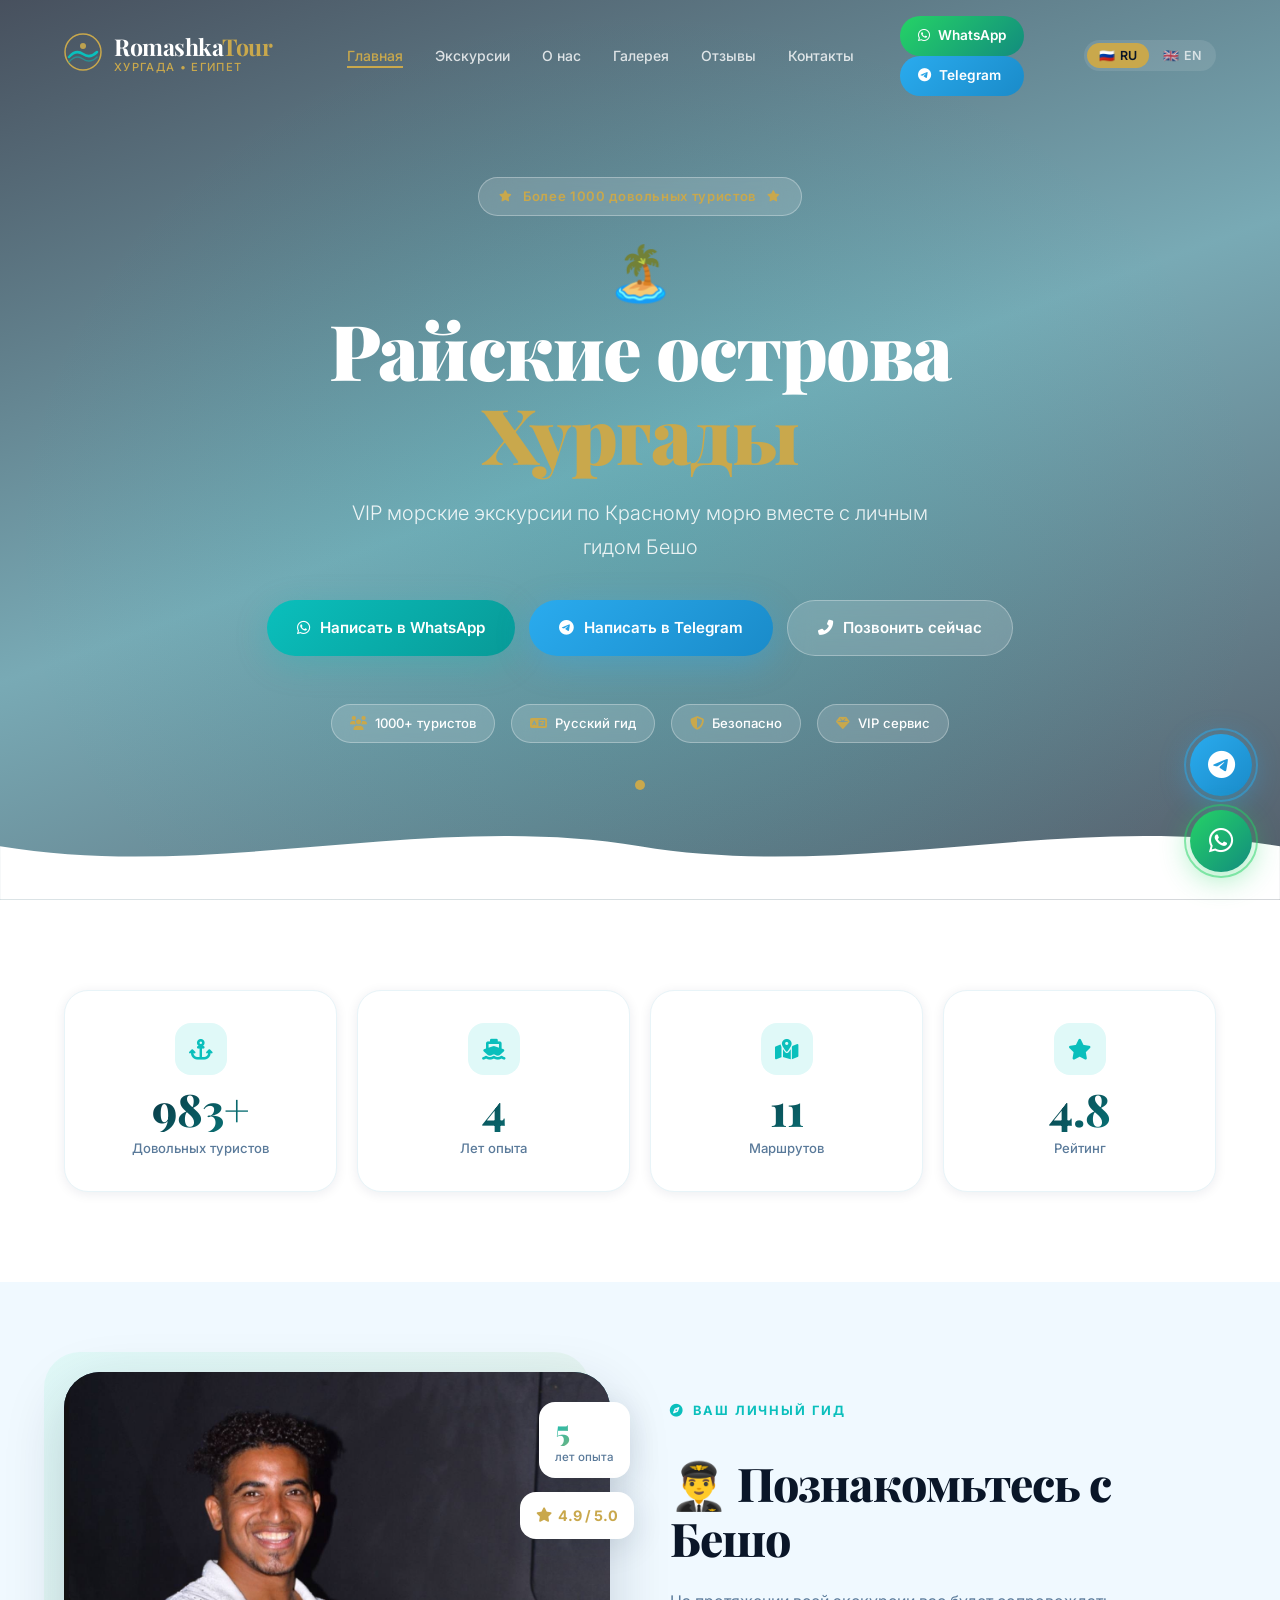
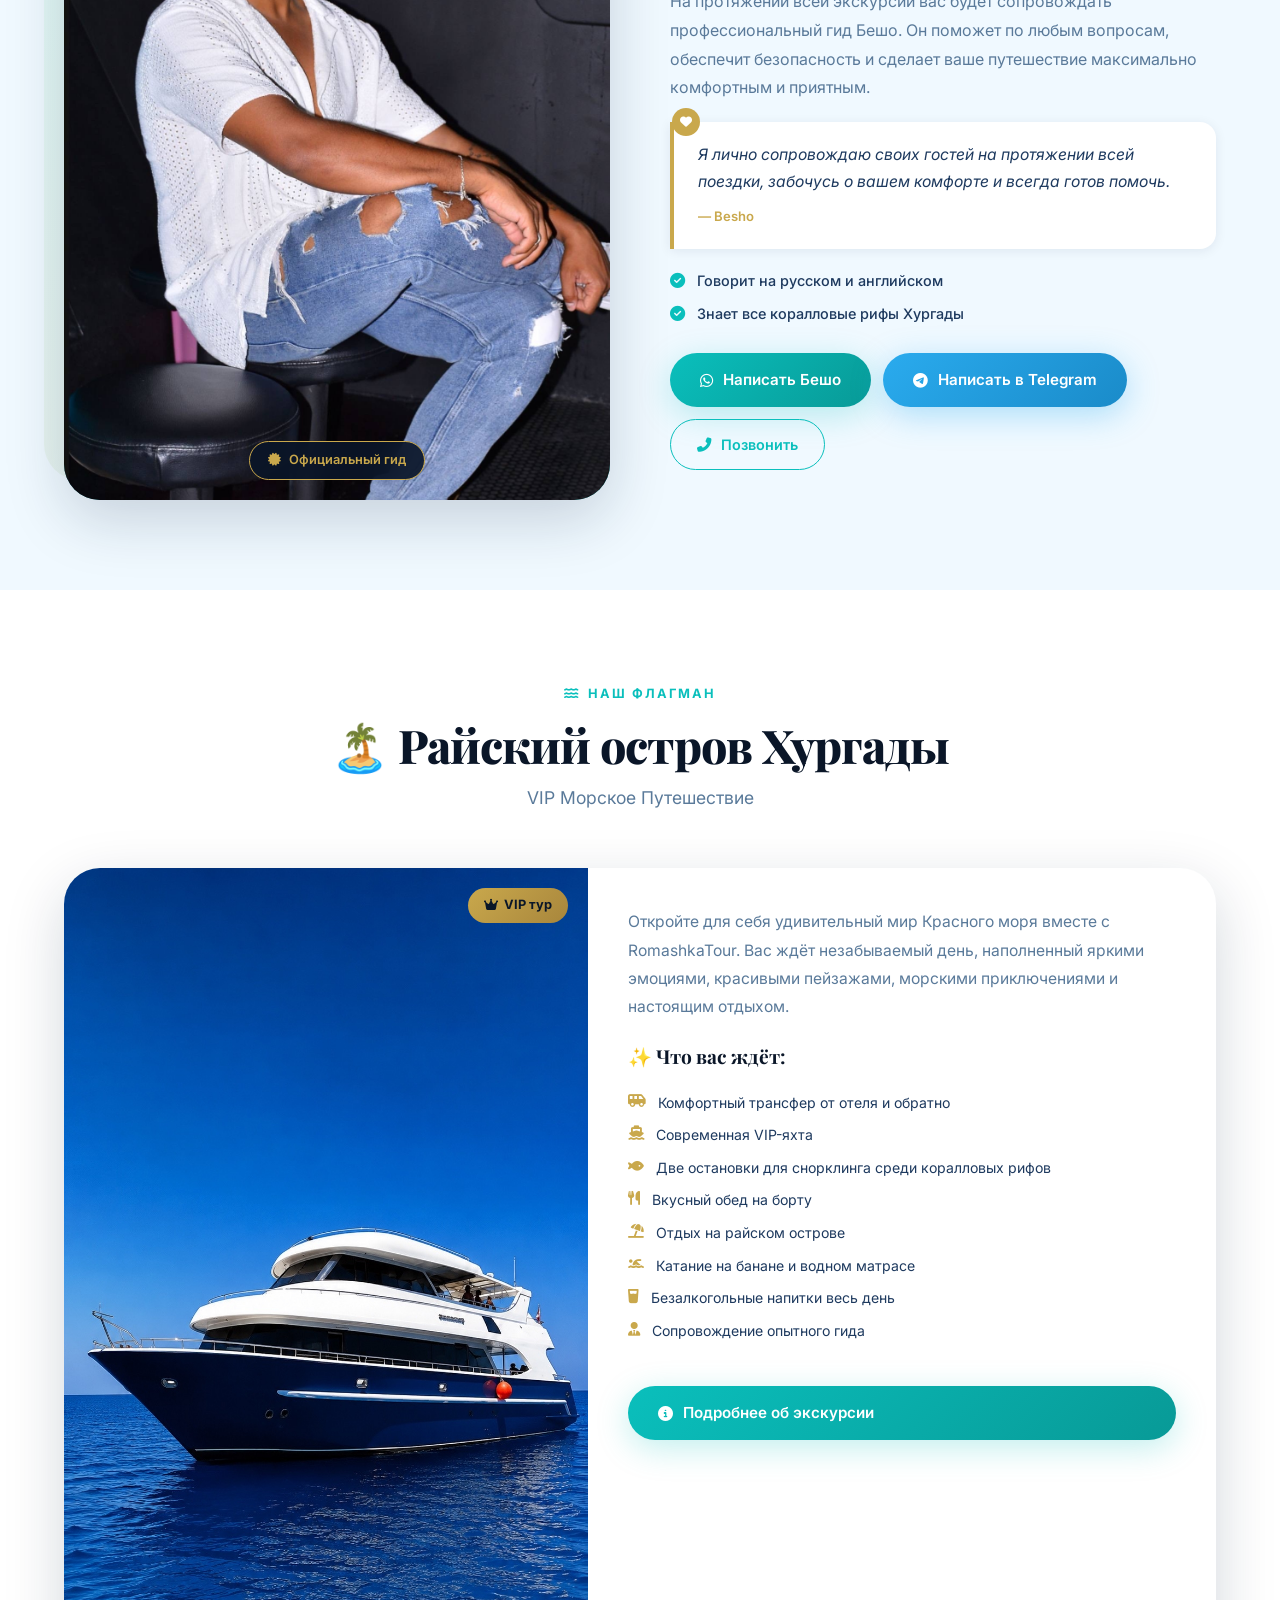
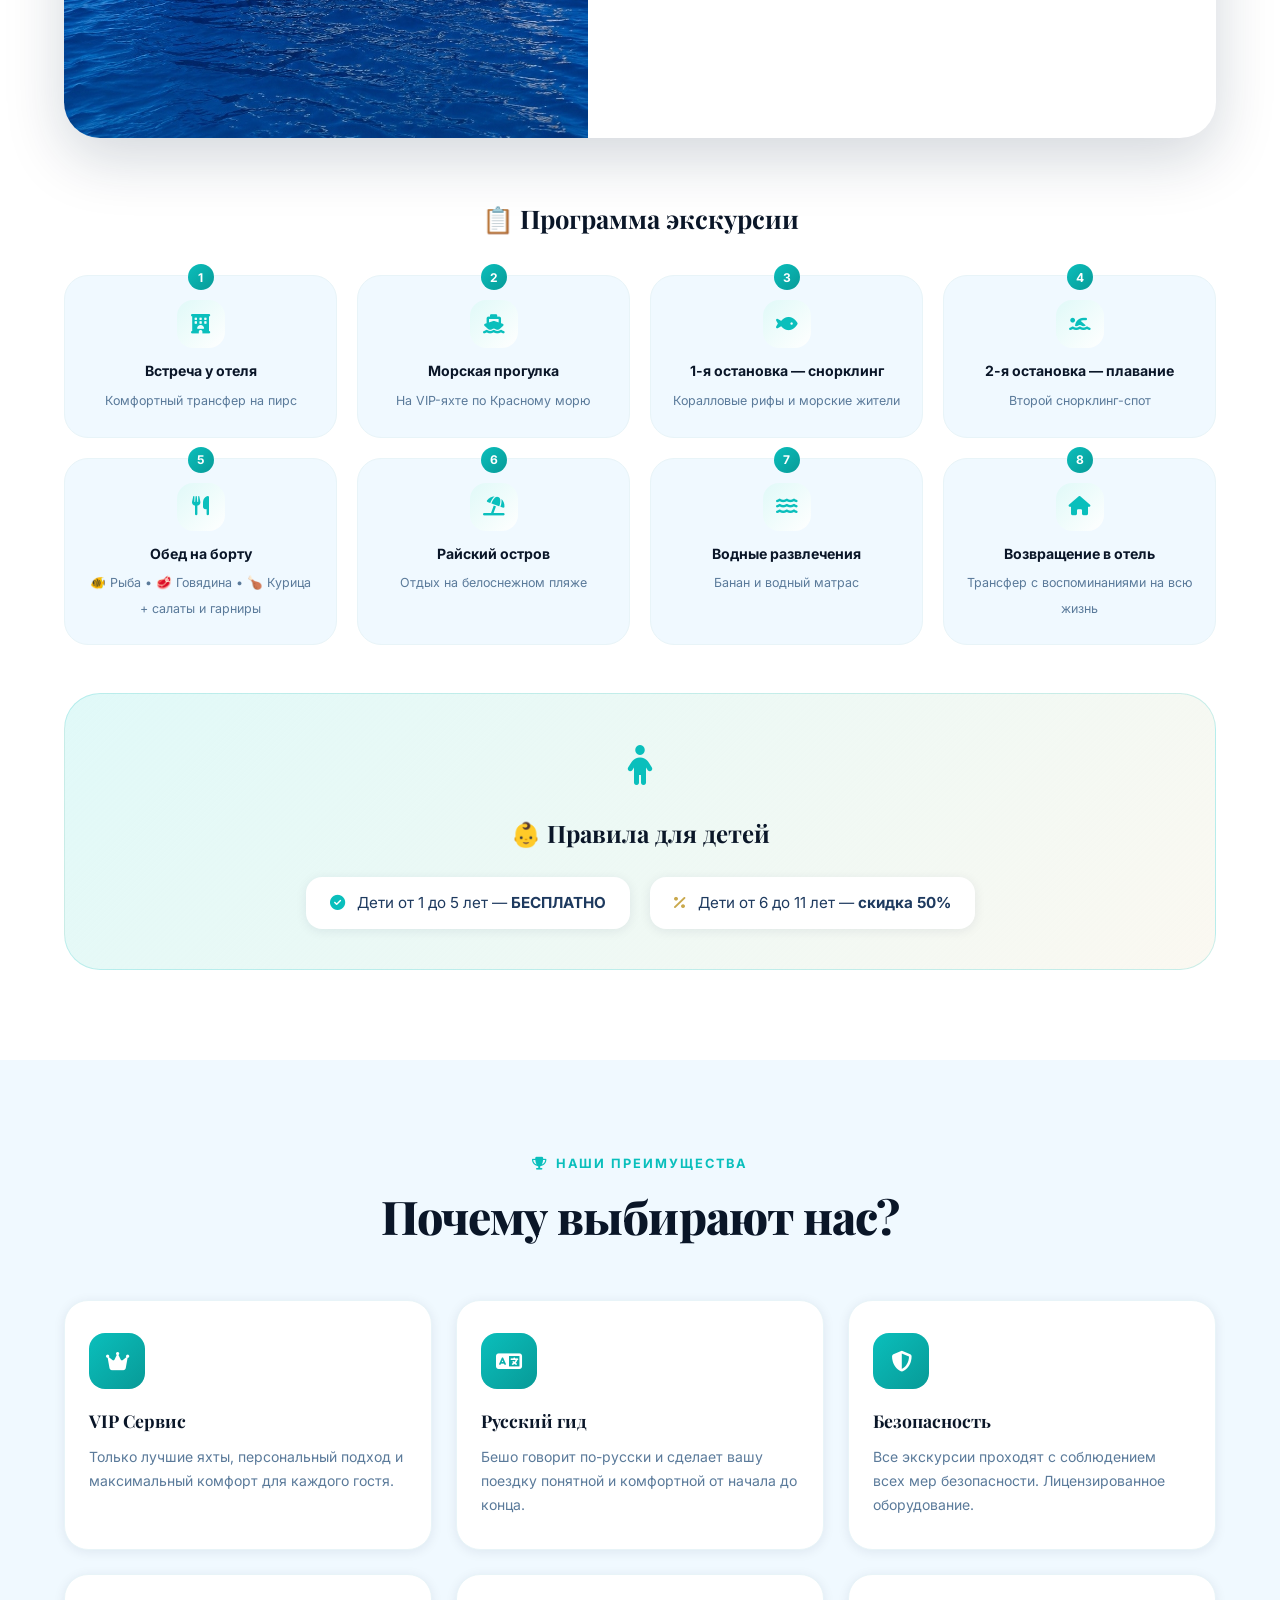
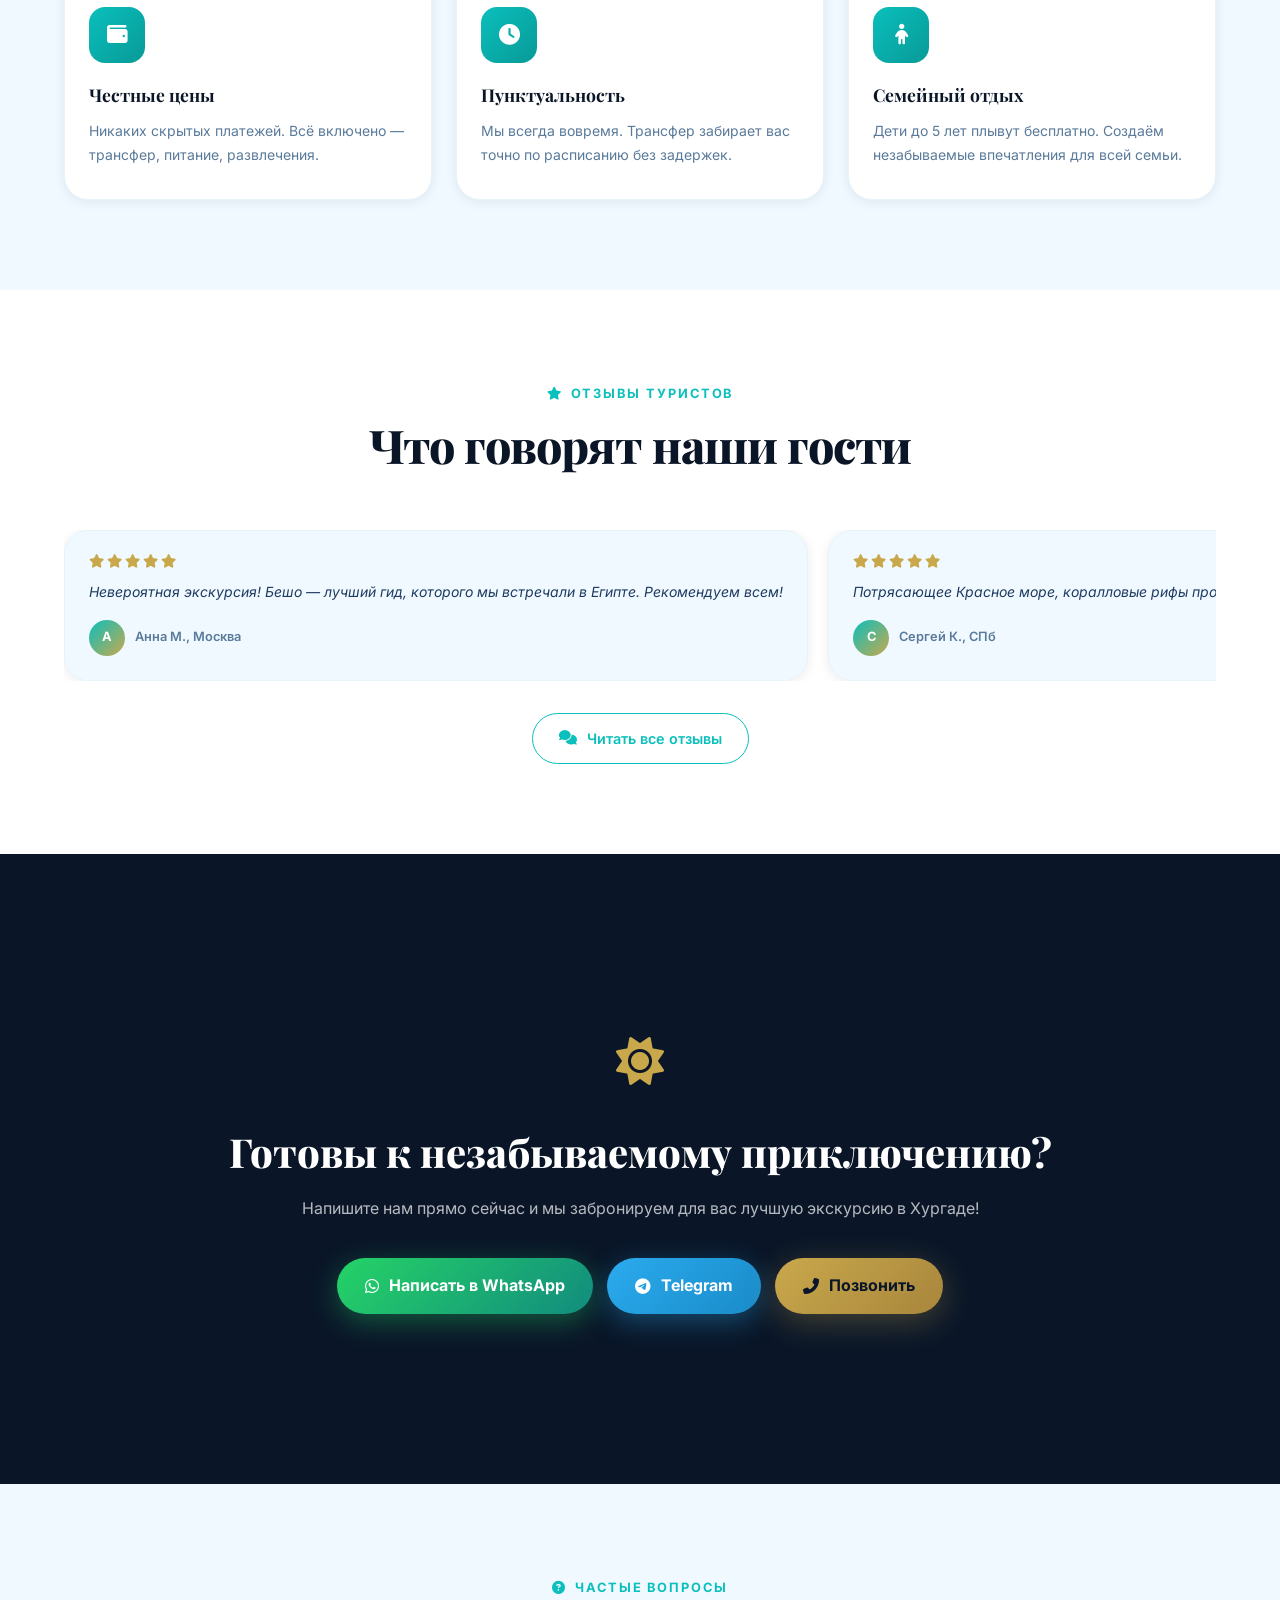
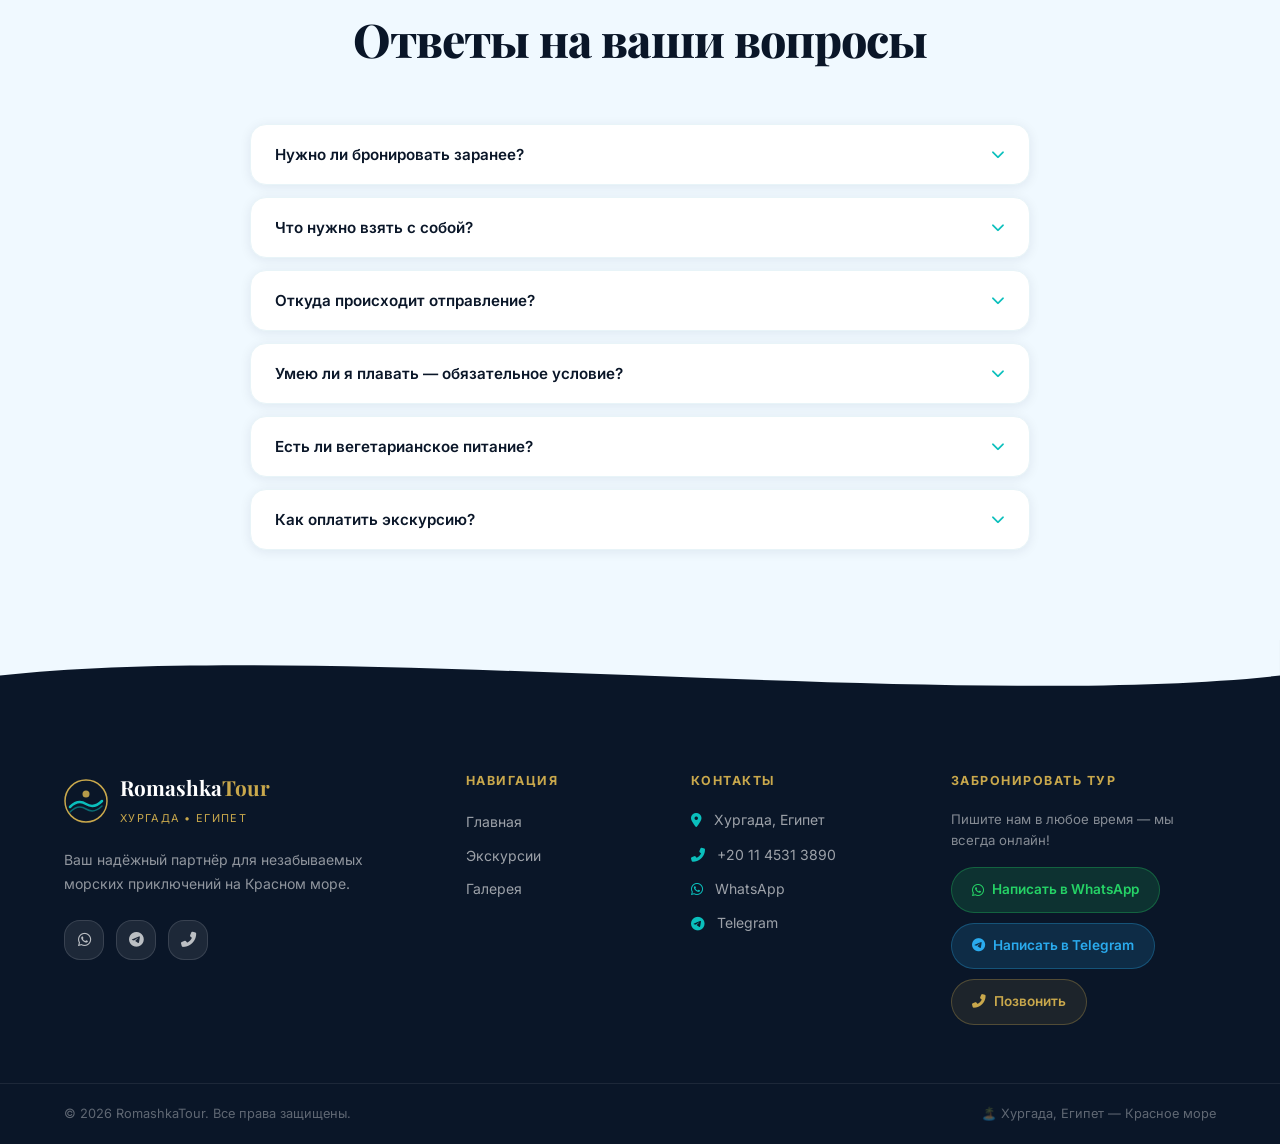
<file: index.html>
<!DOCTYPE html>
<html lang="ru">
<head>
  <meta charset="UTF-8" />
  <meta name="viewport" content="width=device-width, initial-scale=1.0" />
  <meta name="description" content="RomashkaTour — VIP морские экскурсии в Хургаде. Райские острова Красного моря с личным гидом Бешо. Снорклинг, яхты, острова. Звоните или пишите в WhatsApp!" />
  <meta name="keywords" content="экскурсии Хургада, морские экскурсии Египет, снорклинг Хургада, VIP яхта Хургада, Ромашка Тур, РомашкаТур, остров Хургада" />
  <meta name="author" content="RomashkaTour" />
  <meta property="og:title" content="RomashkaTour — Райские острова Хургады" />
  <meta property="og:description" content="VIP морские экскурсии по Красному морю с личным гидом Бешо. Более 1000 довольных туристов!" />
  <meta property="og:type" content="website" />
  <title>RomashkaTour — VIP Экскурсии в Хургаде | Красное море</title>
  <script>document.documentElement.classList.add('js');</script>
  <link rel="icon" type="image/svg+xml" href="data:image/svg+xml,%3Csvg xmlns=%27http://www.w3.org/2000/svg%27 viewBox=%270 0 60 60%27%3E%3Ccircle cx=%2730%27 cy=%2730%27 r=%2728%27 fill=%27%230A1628%27 stroke=%27%23C9A84C%27 stroke-width=%272%27/%3E%3Cpath d=%27M10 38 Q20 28 30 35 Q40 42 50 32%27 stroke=%27%230ABFBC%27 stroke-width=%273%27 fill=%27none%27 stroke-linecap=%27round%27/%3E%3Cpath d=%27M10 44 Q20 34 30 41 Q40 48 50 38%27 stroke=%27%230ABFBC%27 stroke-width=%272%27 fill=%27none%27 stroke-linecap=%27round%27 opacity=%270.6%27/%3E%3C/svg%3E" />
<meta name="theme-color" content="#0A1628" />
<link rel="preconnect" href="https://fonts.googleapis.com" />
  <link rel="preconnect" href="https://fonts.gstatic.com" crossorigin />
  <link href="https://fonts.googleapis.com/css2?family=Playfair+Display:ital,wght@0,400;0,600;0,700;0,900;1,400&family=Inter:wght@300;400;500;600;700&display=swap" rel="stylesheet" />
  <link rel="preconnect" href="https://cdnjs.cloudflare.com" crossorigin />
<link rel="stylesheet" href="https://cdnjs.cloudflare.com/ajax/libs/font-awesome/6.5.0/css/all.min.css" />
  <link rel="stylesheet" href="style.css" />
</head>
<body>

<!-- ========== PRELOADER ========== -->
<div class="preloader" id="preloader">
  <div class="preloader-inner">
    <div class="preloader-wave"></div>
    <div class="preloader-logo">
      <svg width="60" height="60" viewBox="0 0 60 60" fill="none">
        <circle cx="30" cy="30" r="28" stroke="#C9A84C" stroke-width="2"/>
        <path d="M10 38 Q20 28 30 35 Q40 42 50 32" stroke="#0ABFBC" stroke-width="3" fill="none" stroke-linecap="round"/>
        <path d="M10 44 Q20 34 30 41 Q40 48 50 38" stroke="#0ABFBC" stroke-width="2" fill="none" stroke-linecap="round" opacity="0.6"/>
      </svg>
    </div>
    <p class="preloader-text" data-ru="Загрузка..." data-en="Loading...">Загрузка...</p>
  </div>
</div>

<!-- ========== FLOATING WHATSAPP ========== -->
<a href="https://t.me/BESO_adel" target="_blank" class="telegram-float" aria-label="Telegram">
<i class="fab fa-telegram"></i>
<span class="telegram-pulse"></span>
</a>
<a href="https://wa.me/201145313890" target="_blank" class="whatsapp-float" aria-label="WhatsApp">
  <i class="fab fa-whatsapp"></i>
  <span class="whatsapp-pulse"></span>
</a>

<!-- ========== HEADER / NAV ========== -->
<header class="header" id="header">
  <div class="header-inner container">
    <a href="index.html" class="logo">
      <div class="logo-icon">
        <svg width="38" height="38" viewBox="0 0 38 38" fill="none">
          <circle cx="19" cy="19" r="18" stroke="#C9A84C" stroke-width="1.5"/>
          <path d="M5 24 Q12 16 19 21 Q26 26 33 19" stroke="#0ABFBC" stroke-width="2.5" fill="none" stroke-linecap="round"/>
          <path d="M5 29 Q12 21 19 26 Q26 31 33 24" stroke="#0ABFBC" stroke-width="1.5" fill="none" stroke-linecap="round" opacity="0.5"/>
          <circle cx="19" cy="13" r="3" fill="#C9A84C" opacity="0.9"/>
        </svg>
      </div>
      <div class="logo-text">
        <span class="logo-name">Romashka<span>Tour</span></span>
        <span class="logo-sub" data-ru="Хургада • Египет" data-en="Hurghada • Egypt">Хургада • Египет</span>
      </div>
    </a>

    <nav class="nav" id="nav">
      <ul class="nav-list">
        <li><a href="index.html" class="nav-link active" data-ru="Главная" data-en="Home">Главная</a></li>
        <li><a href="excursions.html" class="nav-link" data-ru="Экскурсии" data-en="Excursions">Экскурсии</a></li>
        <li><a href="about.html" class="nav-link" data-ru="О нас" data-en="About">О нас</a></li>
        <li><a href="gallery.html" class="nav-link" data-ru="Галерея" data-en="Gallery">Галерея</a></li>
        <li><a href="reviews.html" class="nav-link" data-ru="Отзывы" data-en="Reviews">Отзывы</a></li>
        <li><a href="contacts.html" class="nav-link" data-ru="Контакты" data-en="Contacts">Контакты</a></li>
      </ul>
      <div class="nav-cta">
        <a href="https://wa.me/201145313890" target="_blank" class="btn-nav-wa">
          <i class="fab fa-whatsapp"></i>
          <span data-ru="WhatsApp" data-en="WhatsApp">WhatsApp</span>
        </a>
<a href="https://t.me/BESO_adel" target="_blank" class="btn-nav-tg">
<i class="fab fa-telegram"></i>
<span data-ru="Telegram" data-en="Telegram">Telegram</span>
</a>
      </div>
    </nav>

    <div class="header-controls">
      <div class="lang-switcher" id="langSwitcher">
        <button class="lang-btn active" data-lang="ru">
          <span class="flag">🇷🇺</span> RU
        </button>
        <button class="lang-btn" data-lang="en">
          <span class="flag">🇬🇧</span> EN
        </button>
      </div>
      <button class="burger" id="burger" aria-label="Меню">
        <span></span><span></span><span></span>
      </button>
    </div>
  </div>
</header>

<!-- ========== HERO ========== -->
<section class="hero" id="hero">
  <div class="hero-bg">
    <div class="hero-overlay"></div>
    <div class="hero-particles" id="heroParticles"></div>
    <!-- SVG Wave bottom -->
    <div class="hero-wave">
      <svg viewBox="0 0 1440 120" fill="none" xmlns="http://www.w3.org/2000/svg">
        <path d="M0,60 C240,100 480,20 720,60 C960,100 1200,20 1440,60 L1440,120 L0,120 Z" fill="#ffffff"/>
      </svg>
    </div>
  </div>

  <div class="hero-content container">
    <div class="hero-badge" data-aos="fade-down">
      <i class="fas fa-star"></i>
      <span data-ru="Более 1000 довольных туристов" data-en="Over 1000 happy tourists">Более 1000 довольных туристов</span>
      <i class="fas fa-star"></i>
    </div>

    <h1 class="hero-title" data-aos="fade-up" data-aos-delay="100">
      <span class="hero-emoji">🏝️</span>
      <span data-ru="Райские острова" data-en="Paradise Islands">Райские острова</span>
      <em data-ru="Хургады" data-en="of Hurghada">Хургады</em>
    </h1>

    <p class="hero-subtitle" data-aos="fade-up" data-aos-delay="200">
      <span data-ru="VIP морские экскурсии по Красному морю вместе с личным гидом Бешо" data-en="VIP sea excursions on the Red Sea with personal guide Besho">VIP морские экскурсии по Красному морю вместе с личным гидом Бешо</span>
    </p>

    <div class="hero-btns" data-aos="fade-up" data-aos-delay="300">
      <a href="https://wa.me/201145313890" target="_blank" class="btn-primary">
        <i class="fab fa-whatsapp"></i>
        <span data-ru="Написать в WhatsApp" data-en="Write on WhatsApp">Написать в WhatsApp</span>
      </a>
<a href="https://t.me/BESO_adel" target="_blank" class="btn-telegram">
<i class="fab fa-telegram"></i>
<span data-ru="Написать в Telegram" data-en="Write on Telegram">Написать в Telegram</span>
</a>
      <a href="tel:+201145313890" class="btn-secondary">
        <i class="fas fa-phone-alt"></i>
        <span data-ru="Позвонить сейчас" data-en="Call Now">Позвонить сейчас</span>
      </a>
    </div>

    <div class="hero-trust" data-aos="fade-up" data-aos-delay="400">
      <div class="trust-item">
        <i class="fas fa-users"></i>
        <span data-ru="1000+ туристов" data-en="1000+ tourists">1000+ туристов</span>
      </div>
      <div class="trust-item">
        <i class="fas fa-language"></i>
        <span data-ru="Русский гид" data-en="Russian-speaking guide">Русский гид</span>
      </div>
      <div class="trust-item">
        <i class="fas fa-shield-alt"></i>
        <span data-ru="Безопасно" data-en="100% Safe">Безопасно</span>
      </div>
      <div class="trust-item">
        <i class="fas fa-gem"></i>
        <span data-ru="VIP сервис" data-en="VIP Service">VIP сервис</span>
      </div>
    </div>
  </div>

  <!-- Scroll indicator -->
  <div class="hero-scroll">
    <div class="scroll-dot"></div>
  </div>
</section>

<!-- ========== STATS ========== -->
<section class="stats section-pad">
  <div class="container">
    <div class="stats-grid">
      <div class="stat-card" data-aos="fade-up" data-aos-delay="0">
        <div class="stat-icon"><i class="fas fa-anchor"></i></div>
        <div class="stat-num" data-count="1000">0</div>
        <div class="stat-label" data-ru="Довольных туристов" data-en="Happy Tourists">Довольных туристов</div>
      </div>
      <div class="stat-card" data-aos="fade-up" data-aos-delay="100">
        <div class="stat-icon"><i class="fas fa-ship"></i></div>
        <div class="stat-num" data-count="5">0</div>
        <div class="stat-label" data-ru="Лет опыта" data-en="Years of Experience">Лет опыта</div>
      </div>
      <div class="stat-card" data-aos="fade-up" data-aos-delay="200">
        <div class="stat-icon"><i class="fas fa-map-marked-alt"></i></div>
        <div class="stat-num" data-count="12">0</div>
        <div class="stat-label" data-ru="Маршрутов" data-en="Routes">Маршрутов</div>
      </div>
      <div class="stat-card" data-aos="fade-up" data-aos-delay="300">
        <div class="stat-icon"><i class="fas fa-star"></i></div>
        <div class="stat-num" data-count="4.9" data-decimal="true">0</div>
        <div class="stat-label" data-ru="Рейтинг" data-en="Rating">Рейтинг</div>
      </div>
    </div>
  </div>
</section>

<!-- ========== GUIDE SECTION ========== -->
<section class="guide section-pad" id="guide">
  <div class="container">
    <div class="guide-grid">
      <div class="guide-photo-wrap" data-aos="fade-right">
        <div class="guide-photo-bg"></div>
        <div class="guide-photo">
          <img src="images/boss.jpg" alt="Гид Бешо" loading="lazy" decoding="async">
          <div class="guide-badge-float">
            <i class="fas fa-certificate"></i>
            <span data-ru="Официальный гид" data-en="Official Guide">Официальный гид</span>
          </div>
        </div>
        <div class="guide-stat-float guide-stat-1">
          <span class="gsf-num">5</span>
          <span class="gsf-label" data-ru="лет опыта" data-en="years exp.">лет опыта</span>
        </div>
        <div class="guide-stat-float guide-stat-2">
          <i class="fas fa-star"></i>
          <span>4.9 / 5.0</span>
        </div>
      </div>

      <div class="guide-info" data-aos="fade-left">
        <div class="section-eyebrow">
          <i class="fas fa-compass"></i>
          <span data-ru="Ваш личный гид" data-en="Your Personal Guide">Ваш личный гид</span>
        </div>
        <h2 class="section-title" data-ru="👨‍✈️ Познакомьтесь с Бешо" data-en="👨‍✈️ Meet Besho">👨‍✈️ Познакомьтесь с Бешо</h2>
        <p class="guide-desc" data-ru="На протяжении всей экскурсии вас будет сопровождать профессиональный гид Бешо. Он поможет по любым вопросам, обеспечит безопасность и сделает ваше путешествие максимально комфортным и приятным." data-en="Throughout the entire excursion, you will be accompanied by professional guide Besho. He will help with any questions, ensure your safety and make your trip as comfortable and enjoyable as possible.">
          На протяжении всей экскурсии вас будет сопровождать профессиональный гид Бешо. Он поможет по любым вопросам, обеспечит безопасность и сделает ваше путешествие максимально комфортным и приятным.
        </p>

        <div class="guide-quote">
          <div class="guide-quote-icon"><i class="fas fa-heart"></i></div>
          <p data-ru="Я лично сопровождаю своих гостей на протяжении всей поездки, забочусь о вашем комфорте и всегда готов помочь." data-en="I personally accompany my guests throughout the entire trip, take care of your comfort and am always ready to help.">
            Я лично сопровождаю своих гостей на протяжении всей поездки, забочусь о вашем комфорте и всегда готов помочь.
          </p>
          <cite>— Besho</cite>
        </div>

        <ul class="guide-features">
          <li><i class="fas fa-check-circle"></i> <span data-ru="Говорит на русском и английском" data-en="Speaks Russian and English">Говорит на русском и английском</span></li>
          <li><i class="fas fa-check-circle"></i> <span data-ru="Знает все коралловые рифы Хургады" data-en="Knows all Hurghada coral reefs">Знает все коралловые рифы Хургады</span></li>
        </ul>

        <div class="guide-actions">
          <a href="https://wa.me/201145313890" target="_blank" class="btn-primary">
            <i class="fab fa-whatsapp"></i>
            <span data-ru="Написать Бешо" data-en="Message Besho">Написать Бешо</span>
          </a>
<a href="https://t.me/BESO_adel" target="_blank" class="btn-telegram">
<i class="fab fa-telegram"></i>
<span data-ru="Написать в Telegram" data-en="Write on Telegram">Написать в Telegram</span>
</a>
          <a href="tel:+201145313890" class="btn-outline">
            <i class="fas fa-phone-alt"></i>
            <span data-ru="Позвонить" data-en="Call">Позвонить</span>
          </a>
        </div>
      </div>
    </div>
  </div>
</section>

<!-- ========== MAIN EXCURSION ========== -->
<section class="main-excursion section-pad" id="excursion">
  <div class="container">
    <div class="section-header" data-aos="fade-up">
      <div class="section-eyebrow">
        <i class="fas fa-water"></i>
        <span data-ru="Наш флагман" data-en="Our Flagship">Наш флагман</span>
      </div>
      <h2 class="section-title" data-ru="🏝️ Райский остров Хургады" data-en="🏝️ Paradise Island of Hurghada">🏝️ Райский остров Хургады</h2>
      <p class="section-subtitle" data-ru="VIP Морское Путешествие" data-en="VIP Sea Journey">VIP Морское Путешествие</p>
    </div>

    <div class="exc-hero-card" data-aos="fade-up">
      <div class="exc-hero-img">
    <img src="images/vip-yacht.jpg" alt="VIP яхта RomashkaTour" loading="lazy" decoding="async">

    <div class="exc-hero-badge">
        <i class="fas fa-crown"></i>
        <span data-ru="VIP тур" data-en="VIP Tour">VIP тур</span>
    </div>
</div>
      <div class="exc-hero-content">
        <p class="exc-hero-desc" data-ru="Откройте для себя удивительный мир Красного моря вместе с RomashkaTour. Вас ждёт незабываемый день, наполненный яркими эмоциями, красивыми пейзажами, морскими приключениями и настоящим отдыхом." data-en="Discover the amazing world of the Red Sea with RomashkaTour. You are in for an unforgettable day filled with vivid emotions, beautiful scenery, sea adventures and real relaxation.">
          Откройте для себя удивительный мир Красного моря вместе с RomashkaTour. Вас ждёт незабываемый день, наполненный яркими эмоциями, красивыми пейзажами, морскими приключениями и настоящим отдыхом.
        </p>

        <h3 class="exc-includes-title" data-ru="✨ Что вас ждёт:" data-en="✨ What awaits you:">✨ Что вас ждёт:</h3>
        <ul class="exc-includes">
          <li><i class="fas fa-shuttle-van"></i> <span data-ru="Комфортный трансфер от отеля и обратно" data-en="Comfortable transfer from hotel and back">Комфортный трансфер от отеля и обратно</span></li>
          <li><i class="fas fa-ship"></i> <span data-ru="Современная VIP-яхта" data-en="Modern VIP yacht">Современная VIP-яхта</span></li>
          <li><i class="fas fa-fish"></i> <span data-ru="Две остановки для снорклинга среди коралловых рифов" data-en="Two snorkeling stops among coral reefs">Две остановки для снорклинга среди коралловых рифов</span></li>
          <li><i class="fas fa-utensils"></i> <span data-ru="Вкусный обед на борту" data-en="Delicious lunch on board">Вкусный обед на борту</span></li>
          <li><i class="fas fa-umbrella-beach"></i> <span data-ru="Отдых на райском острове" data-en="Rest on paradise island">Отдых на райском острове</span></li>
          <li><i class="fas fa-swimmer"></i> <span data-ru="Катание на банане и водном матрасе" data-en="Banana boat and water mattress rides">Катание на банане и водном матрасе</span></li>
          <li><i class="fas fa-glass-water"></i> <span data-ru="Безалкогольные напитки весь день" data-en="Non-alcoholic drinks all day">Безалкогольные напитки весь день</span></li>
          <li><i class="fas fa-user-tie"></i> <span data-ru="Сопровождение опытного гида" data-en="Experienced guide escort">Сопровождение опытного гида</span></li>
        </ul>

        <a href="excursions.html" class="btn-primary mt-2">
          <i class="fas fa-info-circle"></i>
          <span data-ru="Подробнее об экскурсии" data-en="More about excursion">Подробнее об экскурсии</span>
        </a>
      </div>
    </div>

    <!-- Программа -->
    <div class="program-section" data-aos="fade-up">
      <h3 class="program-title" data-ru="📋 Программа экскурсии" data-en="📋 Excursion Programme">📋 Программа экскурсии</h3>
      <div class="program-timeline">
        <div class="prog-step">
          <div class="prog-num">1</div>
          <div class="prog-icon"><i class="fas fa-hotel"></i></div>
          <div class="prog-text">
            <strong data-ru="Встреча у отеля" data-en="Hotel Pickup">Встреча у отеля</strong>
            <span data-ru="Комфортный трансфер на пирс" data-en="Comfortable transfer to pier">Комфортный трансфер на пирс</span>
          </div>
        </div>
        <div class="prog-step">
          <div class="prog-num">2</div>
          <div class="prog-icon"><i class="fas fa-ship"></i></div>
          <div class="prog-text">
            <strong data-ru="Морская прогулка" data-en="Sea Cruise">Морская прогулка</strong>
            <span data-ru="На VIP-яхте по Красному морю" data-en="On VIP yacht across the Red Sea">На VIP-яхте по Красному морю</span>
          </div>
        </div>
        <div class="prog-step">
          <div class="prog-num">3</div>
          <div class="prog-icon"><i class="fas fa-fish"></i></div>
          <div class="prog-text">
            <strong data-ru="1-я остановка — снорклинг" data-en="1st Stop — Snorkeling">1-я остановка — снорклинг</strong>
            <span data-ru="Коралловые рифы и морские жители" data-en="Coral reefs and sea life">Коралловые рифы и морские жители</span>
          </div>
        </div>
        <div class="prog-step">
          <div class="prog-num">4</div>
          <div class="prog-icon"><i class="fas fa-swimmer"></i></div>
          <div class="prog-text">
            <strong data-ru="2-я остановка — плавание" data-en="2nd Stop — Swimming">2-я остановка — плавание</strong>
            <span data-ru="Второй снорклинг-спот" data-en="Second snorkeling spot">Второй снорклинг-спот</span>
          </div>
        </div>
        <div class="prog-step">
          <div class="prog-num">5</div>
          <div class="prog-icon"><i class="fas fa-utensils"></i></div>
          <div class="prog-text">
            <strong data-ru="Обед на борту" data-en="Lunch on Board">Обед на борту</strong>
            <span data-ru="🐠 Рыба • 🥩 Говядина • 🍗 Курица + салаты и гарниры" data-en="🐠 Fish • 🥩 Beef • 🍗 Chicken + salads and sides">🐠 Рыба • 🥩 Говядина • 🍗 Курица + салаты и гарниры</span>
          </div>
        </div>
        <div class="prog-step">
          <div class="prog-num">6</div>
          <div class="prog-icon"><i class="fas fa-umbrella-beach"></i></div>
          <div class="prog-text">
            <strong data-ru="Райский остров" data-en="Paradise Island">Райский остров</strong>
            <span data-ru="Отдых на белоснежном пляже" data-en="Relaxing on white-sand beach">Отдых на белоснежном пляже</span>
          </div>
        </div>
        <div class="prog-step">
          <div class="prog-num">7</div>
          <div class="prog-icon"><i class="fas fa-water"></i></div>
          <div class="prog-text">
            <strong data-ru="Водные развлечения" data-en="Water Activities">Водные развлечения</strong>
            <span data-ru="Банан и водный матрас" data-en="Banana boat and water mattress">Банан и водный матрас</span>
          </div>
        </div>
        <div class="prog-step">
          <div class="prog-num">8</div>
          <div class="prog-icon"><i class="fas fa-home"></i></div>
          <div class="prog-text">
            <strong data-ru="Возвращение в отель" data-en="Return to Hotel">Возвращение в отель</strong>
            <span data-ru="Трансфер с воспоминаниями на всю жизнь" data-en="Transfer with memories for life">Трансфер с воспоминаниями на всю жизнь</span>
          </div>
        </div>
      </div>
    </div>

    <!-- Дети -->
    <div class="children-card" data-aos="fade-up">
      <div class="children-icon"><i class="fas fa-child"></i></div>
      <h3 data-ru="👶 Правила для детей" data-en="👶 Children Policy">👶 Правила для детей</h3>
      <div class="children-rules">
        <div class="child-rule">
          <i class="fas fa-check-circle"></i>
          <span data-ru="Дети от 1 до 5 лет — <strong>БЕСПЛАТНО</strong>" data-en="Children 1–5 years — <strong>FREE</strong>">Дети от 1 до 5 лет — <strong>БЕСПЛАТНО</strong></span>
        </div>
        <div class="child-rule">
          <i class="fas fa-percentage"></i>
          <span data-ru="Дети от 6 до 11 лет — <strong>скидка 50%</strong>" data-en="Children 6–11 years — <strong>50% discount</strong>">Дети от 6 до 11 лет — <strong>скидка 50%</strong></span>
        </div>
      </div>
    </div>
  </div>
</section>

<!-- ========== ADVANTAGES ========== -->
<section class="advantages section-pad">
  <div class="container">
    <div class="section-header" data-aos="fade-up">
      <div class="section-eyebrow">
        <i class="fas fa-trophy"></i>
        <span data-ru="Наши преимущества" data-en="Our Advantages">Наши преимущества</span>
      </div>
      <h2 class="section-title" data-ru="Почему выбирают нас?" data-en="Why Choose Us?">Почему выбирают нас?</h2>
    </div>

    <div class="adv-grid">
      <div class="adv-card" data-aos="fade-up" data-aos-delay="0">
        <div class="adv-icon"><i class="fas fa-crown"></i></div>
        <h3 data-ru="VIP Сервис" data-en="VIP Service">VIP Сервис</h3>
        <p data-ru="Только лучшие яхты, персональный подход и максимальный комфорт для каждого гостя." data-en="Only the best yachts, personal approach and maximum comfort for every guest.">Только лучшие яхты, персональный подход и максимальный комфорт для каждого гостя.</p>
      </div>
      <div class="adv-card" data-aos="fade-up" data-aos-delay="100">
        <div class="adv-icon"><i class="fas fa-language"></i></div>
        <h3 data-ru="Русский гид" data-en="Russian Guide">Русский гид</h3>
        <p data-ru="Бешо говорит по-русски и сделает вашу поездку понятной и комфортной от начала до конца." data-en="Besho speaks Russian and will make your trip clear and comfortable from start to finish.">Бешо говорит по-русски и сделает вашу поездку понятной и комфортной от начала до конца.</p>
      </div>
      <div class="adv-card" data-aos="fade-up" data-aos-delay="200">
        <div class="adv-icon"><i class="fas fa-shield-alt"></i></div>
        <h3 data-ru="Безопасность" data-en="Safety">Безопасность</h3>
        <p data-ru="Все экскурсии проходят с соблюдением всех мер безопасности. Лицензированное оборудование." data-en="All excursions are conducted with full safety measures. Licensed equipment.">Все экскурсии проходят с соблюдением всех мер безопасности. Лицензированное оборудование.</p>
      </div>
      <div class="adv-card" data-aos="fade-up" data-aos-delay="300">
        <div class="adv-icon"><i class="fas fa-wallet"></i></div>
        <h3 data-ru="Честные цены" data-en="Fair Prices">Честные цены</h3>
        <p data-ru="Никаких скрытых платежей. Всё включено — трансфер, питание, развлечения." data-en="No hidden fees. Everything included — transfer, meals, activities.">Никаких скрытых платежей. Всё включено — трансфер, питание, развлечения.</p>
      </div>
      <div class="adv-card" data-aos="fade-up" data-aos-delay="400">
        <div class="adv-icon"><i class="fas fa-clock"></i></div>
        <h3 data-ru="Пунктуальность" data-en="Punctuality">Пунктуальность</h3>
        <p data-ru="Мы всегда вовремя. Трансфер забирает вас точно по расписанию без задержек." data-en="We are always on time. Transfer picks you up exactly on schedule without delays.">Мы всегда вовремя. Трансфер забирает вас точно по расписанию без задержек.</p>
      </div>
      <div class="adv-card" data-aos="fade-up" data-aos-delay="500">
        <div class="adv-icon"><i class="fas fa-child"></i></div>
        <h3 data-ru="Семейный отдых" data-en="Family Friendly">Семейный отдых</h3>
        <p data-ru="Дети до 5 лет плывут бесплатно. Создаём незабываемые впечатления для всей семьи." data-en="Children up to 5 years sail for free. We create unforgettable memories for the whole family.">Дети до 5 лет плывут бесплатно. Создаём незабываемые впечатления для всей семьи.</p>
      </div>
    </div>
  </div>
</section>

<!-- ========== MINI REVIEWS ========== -->
<section class="mini-reviews section-pad">
  <div class="container">
    <div class="section-header" data-aos="fade-up">
      <div class="section-eyebrow">
        <i class="fas fa-star"></i>
        <span data-ru="Отзывы туристов" data-en="Tourist Reviews">Отзывы туристов</span>
      </div>
      <h2 class="section-title" data-ru="Что говорят наши гости" data-en="What Our Guests Say">Что говорят наши гости</h2>
    </div>

    <div class="review-ticker" data-aos="fade-up">
      <div class="review-ticker-inner" id="reviewTicker">
        <div class="r-card">
          <div class="r-stars"><i class="fas fa-star"></i><i class="fas fa-star"></i><i class="fas fa-star"></i><i class="fas fa-star"></i><i class="fas fa-star"></i></div>
          <p data-ru="Невероятная экскурсия! Бешо — лучший гид, которого мы встречали в Египте. Рекомендуем всем!" data-en="Incredible excursion! Besho is the best guide we've ever met in Egypt. Highly recommend!">Невероятная экскурсия! Бешо — лучший гид, которого мы встречали в Египте. Рекомендуем всем!</p>
          <div class="r-author"><div class="r-avatar" data-ru="А" data-en="A">А</div><span data-ru="Анна М., Москва" data-en="Anna M., Moscow">Анна М., Москва</span></div>
        </div>
        <div class="r-card">
          <div class="r-stars"><i class="fas fa-star"></i><i class="fas fa-star"></i><i class="fas fa-star"></i><i class="fas fa-star"></i><i class="fas fa-star"></i></div>
          <p data-ru="Потрясающее Красное море, коралловые рифы просто фантастика. Спасибо RomashkaTour!" data-en="Amazing Red Sea, coral reefs are just fantastic. Thank you RomashkaTour!">Потрясающее Красное море, коралловые рифы просто фантастика. Спасибо RomashkaTour!</p>
          <div class="r-author"><div class="r-avatar" data-ru="С" data-en="S">С</div><span data-ru="Сергей К., СПб" data-en="Sergey K., St. Petersburg">Сергей К., СПб</span></div>
        </div>
        <div class="r-card">
          <div class="r-stars"><i class="fas fa-star"></i><i class="fas fa-star"></i><i class="fas fa-star"></i><i class="fas fa-star"></i><i class="fas fa-star"></i></div>
          <p data-ru="Поехали с детьми, все остались в восторге. Организация на высшем уровне, еда вкусная!" data-en="We went with kids, everyone was delighted. Top-level organization, delicious food!">Поехали с детьми, все остались в восторге. Организация на высшем уровне, еда вкусная!</p>
          <div class="r-author"><div class="r-avatar" data-ru="Е" data-en="E">Е</div><span data-ru="Елена В., Казань" data-en="Elena V., Kazan">Елена В., Казань</span></div>
        </div>
        <div class="r-card">
          <div class="r-stars"><i class="fas fa-star"></i><i class="fas fa-star"></i><i class="fas fa-star"></i><i class="fas fa-star"></i><i class="fas fa-star"></i></div>
          <p data-ru="VIP яхта, прекрасный остров, отличный гид. Лучший день в Хургаде!" data-en="VIP yacht, beautiful island, great guide. Best day in Hurghada!">VIP яхта, прекрасный остров, отличный гид. Лучший день в Хургаде!</p>
          <div class="r-author"><div class="r-avatar">D</div><span>David L., London</span></div>
        </div>
      </div>
    </div>

    <div class="reviews-cta" data-aos="fade-up">
      <a href="reviews.html" class="btn-outline">
        <i class="fas fa-comments"></i>
        <span data-ru="Читать все отзывы" data-en="Read All Reviews">Читать все отзывы</span>
      </a>
    </div>
  </div>
</section>

<!-- ========== CTA BANNER ========== -->
<section class="cta-banner">
  <div class="cta-wave-top">
    <svg viewBox="0 0 1440 80" fill="none"><path d="M0,40 C360,80 1080,0 1440,40 L1440,80 L0,80 Z" fill="#0A1628"/></svg>
  </div>
  <div class="cta-content container" data-aos="fade-up">
    <div class="cta-icon"><i class="fas fa-sun"></i></div>
    <h2 data-ru="Готовы к незабываемому приключению?" data-en="Ready for an Unforgettable Adventure?">Готовы к незабываемому приключению?</h2>
    <p data-ru="Напишите нам прямо сейчас и мы забронируем для вас лучшую экскурсию в Хургаде!" data-en="Write to us right now and we'll book the best excursion in Hurghada for you!">Напишите нам прямо сейчас и мы забронируем для вас лучшую экскурсию в Хургаде!</p>
    <div class="cta-btns">
      <a href="https://wa.me/201145313890" target="_blank" class="btn-wa-big">
        <i class="fab fa-whatsapp"></i>
        <span data-ru="Написать в WhatsApp" data-en="WhatsApp Us">Написать в WhatsApp</span>
      </a>
      <a href="https://t.me/BESO_adel" target="_blank" class="btn-tg-big">
        <i class="fab fa-telegram"></i>
        <span data-ru="Telegram" data-en="Telegram">Telegram</span>
      </a>
      <a href="tel:+201145313890" class="btn-call-big">
        <i class="fas fa-phone-alt"></i>
        <span data-ru="Позвонить" data-en="Call">Позвонить</span>
      </a>
    </div>
  </div>
  <div class="cta-wave-bottom">
    <svg viewBox="0 0 1440 80" fill="none"><path d="M0,40 C360,0 1080,80 1440,40 L1440,0 L0,0 Z" fill="#0A1628"/></svg>
  </div>
</section>

<!-- ========== FAQ ========== -->
<section class="faq section-pad" id="faq">
  <div class="container">
    <div class="section-header" data-aos="fade-up">
      <div class="section-eyebrow">
        <i class="fas fa-question-circle"></i>
        <span data-ru="Частые вопросы" data-en="FAQ">Частые вопросы</span>
      </div>
      <h2 class="section-title" data-ru="Ответы на ваши вопросы" data-en="Answers to Your Questions">Ответы на ваши вопросы</h2>
    </div>

    <div class="faq-list" data-aos="fade-up">
      <div class="faq-item">
        <button class="faq-q">
          <span data-ru="Нужно ли бронировать заранее?" data-en="Do I need to book in advance?">Нужно ли бронировать заранее?</span>
          <i class="fas fa-chevron-down"></i>
        </button>
        <div class="faq-a">
          <p data-ru="Рекомендуем бронировать за 1–2 дня. Напишите нам в WhatsApp или Telegram, и мы подтвердим место для вас." data-en="We recommend booking 1–2 days in advance. Write to us on WhatsApp or Telegram and we'll confirm your spot.">Рекомендуем бронировать за 1–2 дня. Напишите нам в WhatsApp или Telegram, и мы подтвердим место для вас.</p>
        </div>
      </div>
      <div class="faq-item">
        <button class="faq-q">
          <span data-ru="Что нужно взять с собой?" data-en="What should I bring?">Что нужно взять с собой?</span>
          <i class="fas fa-chevron-down"></i>
        </button>
        <div class="faq-a">
          <p data-ru="Купальник, полотенце, солнцезащитный крем, головной убор и фотокамеру. Маски и трубки для снорклинга мы предоставляем бесплатно." data-en="Swimsuit, towel, sunscreen, hat and camera. Snorkeling masks and fins are provided free of charge.">Купальник, полотенце, солнцезащитный крем, головной убор и фотокамеру. Маски и трубки для снорклинга мы предоставляем бесплатно.</p>
        </div>
      </div>
      <div class="faq-item">
        <button class="faq-q">
          <span data-ru="Откуда происходит отправление?" data-en="Where does the trip depart from?">Откуда происходит отправление?</span>
          <i class="fas fa-chevron-down"></i>
        </button>
        <div class="faq-a">
          <p data-ru="Трансфер забирает вас прямо от отеля. Мы работаем со всеми отелями Хургады. Укажите свой отель при бронировании." data-en="Transfer picks you up directly from your hotel. We work with all hotels in Hurghada. Specify your hotel when booking.">Трансфер забирает вас прямо от отеля. Мы работаем со всеми отелями Хургады. Укажите свой отель при бронировании.</p>
        </div>
      </div>
      <div class="faq-item">
        <button class="faq-q">
          <span data-ru="Умею ли я плавать — обязательное условие?" data-en="Is swimming ability required?">Умею ли я плавать — обязательное условие?</span>
          <i class="fas fa-chevron-down"></i>
        </button>
        <div class="faq-a">
          <p data-ru="Нет! На яхте есть спасательные жилеты, а гид всегда рядом. Дети и нетривиальные пловцы в безопасности." data-en="No! The yacht has life jackets and the guide is always nearby. Children and non-swimmers are safe.">Нет! На яхте есть спасательные жилеты, а гид всегда рядом. Дети и нетривиальные пловцы в безопасности.</p>
        </div>
      </div>
      <div class="faq-item">
        <button class="faq-q">
          <span data-ru="Есть ли вегетарианское питание?" data-en="Is vegetarian food available?">Есть ли вегетарианское питание?</span>
          <i class="fas fa-chevron-down"></i>
        </button>
        <div class="faq-a">
          <p data-ru="Да, мы учитываем диетические предпочтения. Сообщите нам заранее при бронировании." data-en="Yes, we accommodate dietary preferences. Please let us know in advance when booking.">Да, мы учитываем диетические предпочтения. Сообщите нам заранее при бронировании.</p>
        </div>
      </div>
      <div class="faq-item">
        <button class="faq-q">
          <span data-ru="Как оплатить экскурсию?" data-en="How to pay for the excursion?">Как оплатить экскурсию?</span>
          <i class="fas fa-chevron-down"></i>
        </button>
        <div class="faq-a">
          <p data-ru="Оплата наличными в египетских фунтах, долларах или рублях прямо гиду в день экскурсии. Никаких предоплат!" data-en="Payment in cash in Egyptian pounds, dollars or rubles directly to the guide on the day of the excursion. No prepayment!">Оплата наличными в египетских фунтах, долларах или рублях прямо гиду в день экскурсии. Никаких предоплат!</p>
        </div>
      </div>
    </div>
  </div>
</section>

<!-- ========== FOOTER ========== -->
<footer class="footer">
  <div class="footer-wave">
    <svg viewBox="0 0 1440 80" fill="none"><path d="M0,40 C360,0 1080,80 1440,40 L1440,0 L0,0 Z" fill="#F0F9FF"/></svg>
  </div>
  <div class="footer-main container">
    <div class="footer-brand">
      <a href="index.html" class="footer-logo">
        <svg width="44" height="44" viewBox="0 0 44 44" fill="none">
          <circle cx="22" cy="22" r="21" stroke="#C9A84C" stroke-width="1.5"/>
          <path d="M6 28 Q14 20 22 25 Q30 30 38 22" stroke="#0ABFBC" stroke-width="2.5" fill="none" stroke-linecap="round"/>
          <path d="M6 33 Q14 25 22 30 Q30 35 38 27" stroke="#0ABFBC" stroke-width="1.5" fill="none" stroke-linecap="round" opacity="0.5"/>
          <circle cx="22" cy="15" r="3.5" fill="#C9A84C" opacity="0.9"/>
        </svg>
        <div>
          <span class="footer-logo-name">Romashka<span>Tour</span></span>
          <span class="footer-logo-sub" data-ru="Хургада • Египет" data-en="Hurghada • Egypt">Хургада • Египет</span>
        </div>
      </a>
      <p class="footer-desc" data-ru="Ваш надёжный партнёр для незабываемых морских приключений на Красном море." data-en="Your reliable partner for unforgettable sea adventures on the Red Sea.">Ваш надёжный партнёр для незабываемых морских приключений на Красном море.</p>
      <div class="footer-socials">
        <a href="https://wa.me/201145313890" target="_blank" aria-label="WhatsApp"><i class="fab fa-whatsapp"></i></a>
        <a href="https://t.me/BESO_adel" target="_blank" aria-label="Telegram"><i class="fab fa-telegram"></i></a>
        <a href="tel:+201145313890" aria-label="Phone"><i class="fas fa-phone-alt"></i></a>
      </div>
    </div>

    <div class="footer-nav-block">
      <h4 data-ru="Навигация" data-en="Navigation">Навигация</h4>
      <ul>
       <li><a href="index.html" data-ru="Главная" data-en="Home">Главная</a></li>
<li><a href="excursions.html" data-ru="Экскурсии" data-en="Excursions">Экскурсии</a></li>
<li><a href="gallery.html" data-ru="Галерея" data-en="Gallery">Галерея</a></li>
</ul>
    </div>

    <div class="footer-contact-block">
      <h4 data-ru="Контакты" data-en="Contacts">Контакты</h4>
      <ul class="footer-contacts">
        <li>
          <i class="fas fa-map-marker-alt"></i>
          <span data-ru="Хургада, Египет" data-en="Hurghada, Egypt">Хургада, Египет</span>
        </li>
        <li>
          <i class="fas fa-phone-alt"></i>
          <a href="tel:+201145313890">+20 11 4531 3890</a>
        </li>
        <li>
          <i class="fab fa-whatsapp"></i>
          <a href="https://wa.me/201145313890" target="_blank">WhatsApp</a>
        </li>
        <li>
          <i class="fab fa-telegram"></i>
          <a href="https://t.me/BESO_adel" target="_blank">Telegram</a>
        </li>
      </ul>
    </div>

    <div class="footer-cta-block">
      <h4 data-ru="Забронировать тур" data-en="Book a Tour">Забронировать тур</h4>
      <p data-ru="Пишите нам в любое время — мы всегда онлайн!" data-en="Write to us anytime — we're always online!">Пишите нам в любое время — мы всегда онлайн!</p>
      <a href="https://wa.me/201145313890" target="_blank" class="btn-footer-wa">
        <i class="fab fa-whatsapp"></i>
        <span data-ru="Написать в WhatsApp" data-en="WhatsApp Us">Написать в WhatsApp</span>
      </a>
<a href="https://t.me/BESO_adel" target="_blank" class="btn-footer-tg">
<i class="fab fa-telegram"></i>
<span data-ru="Написать в Telegram" data-en="Telegram Us">Написать в Telegram</span>
</a>
      <a href="tel:+201145313890" class="btn-footer-call">
        <i class="fas fa-phone-alt"></i>
        <span data-ru="Позвонить" data-en="Call">Позвонить</span>
      </a>
    </div>
  </div>

  <div class="footer-bottom">
    <div class="container footer-bottom-inner">
      <p>© 2026 RomashkaTour. <span data-ru="Все права защищены." data-en="All rights reserved.">Все права защищены.</span></p>
      <p data-ru="🏝️ Хургада, Египет — Красное море" data-en="🏝️ Hurghada, Egypt — Red Sea">🏝️ Хургада, Египет — Красное море</p>
    </div>
  </div>
</footer>

<script src="script.js"></script>
</body>
</html>
</file>
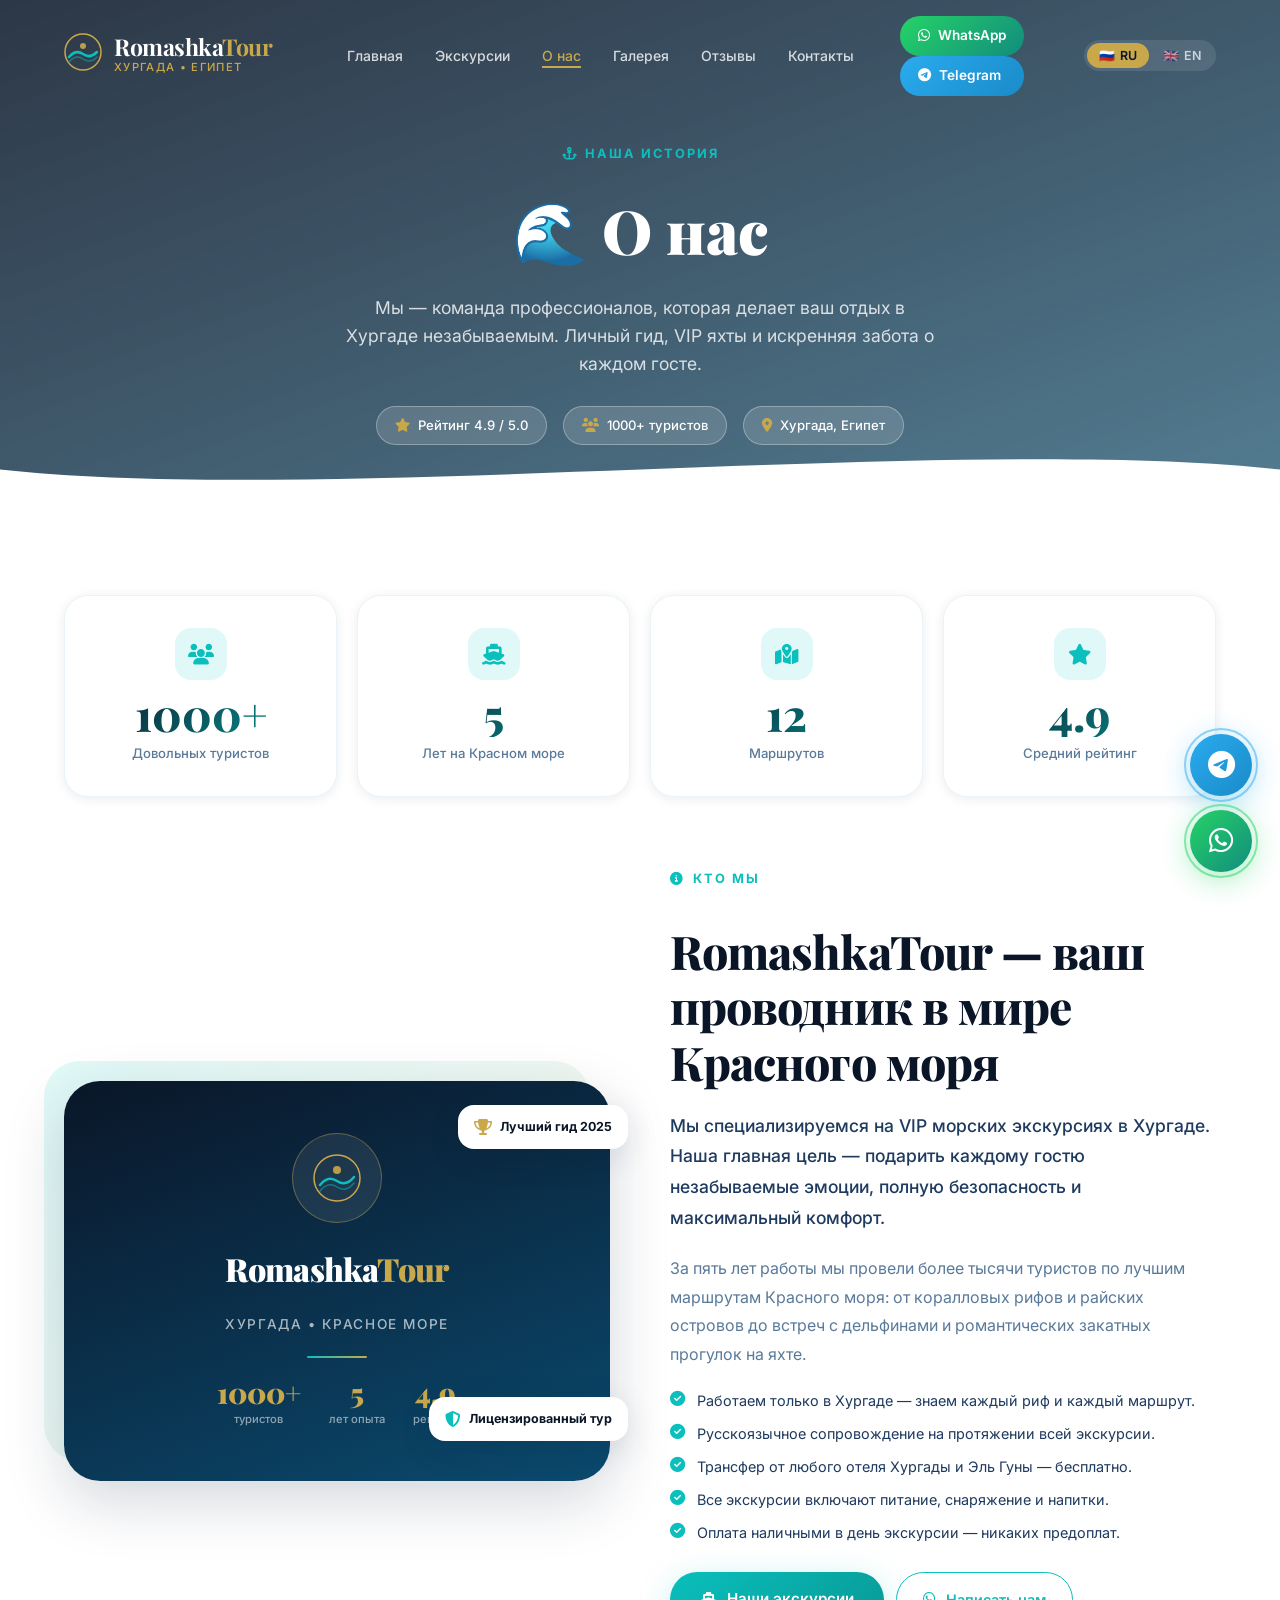
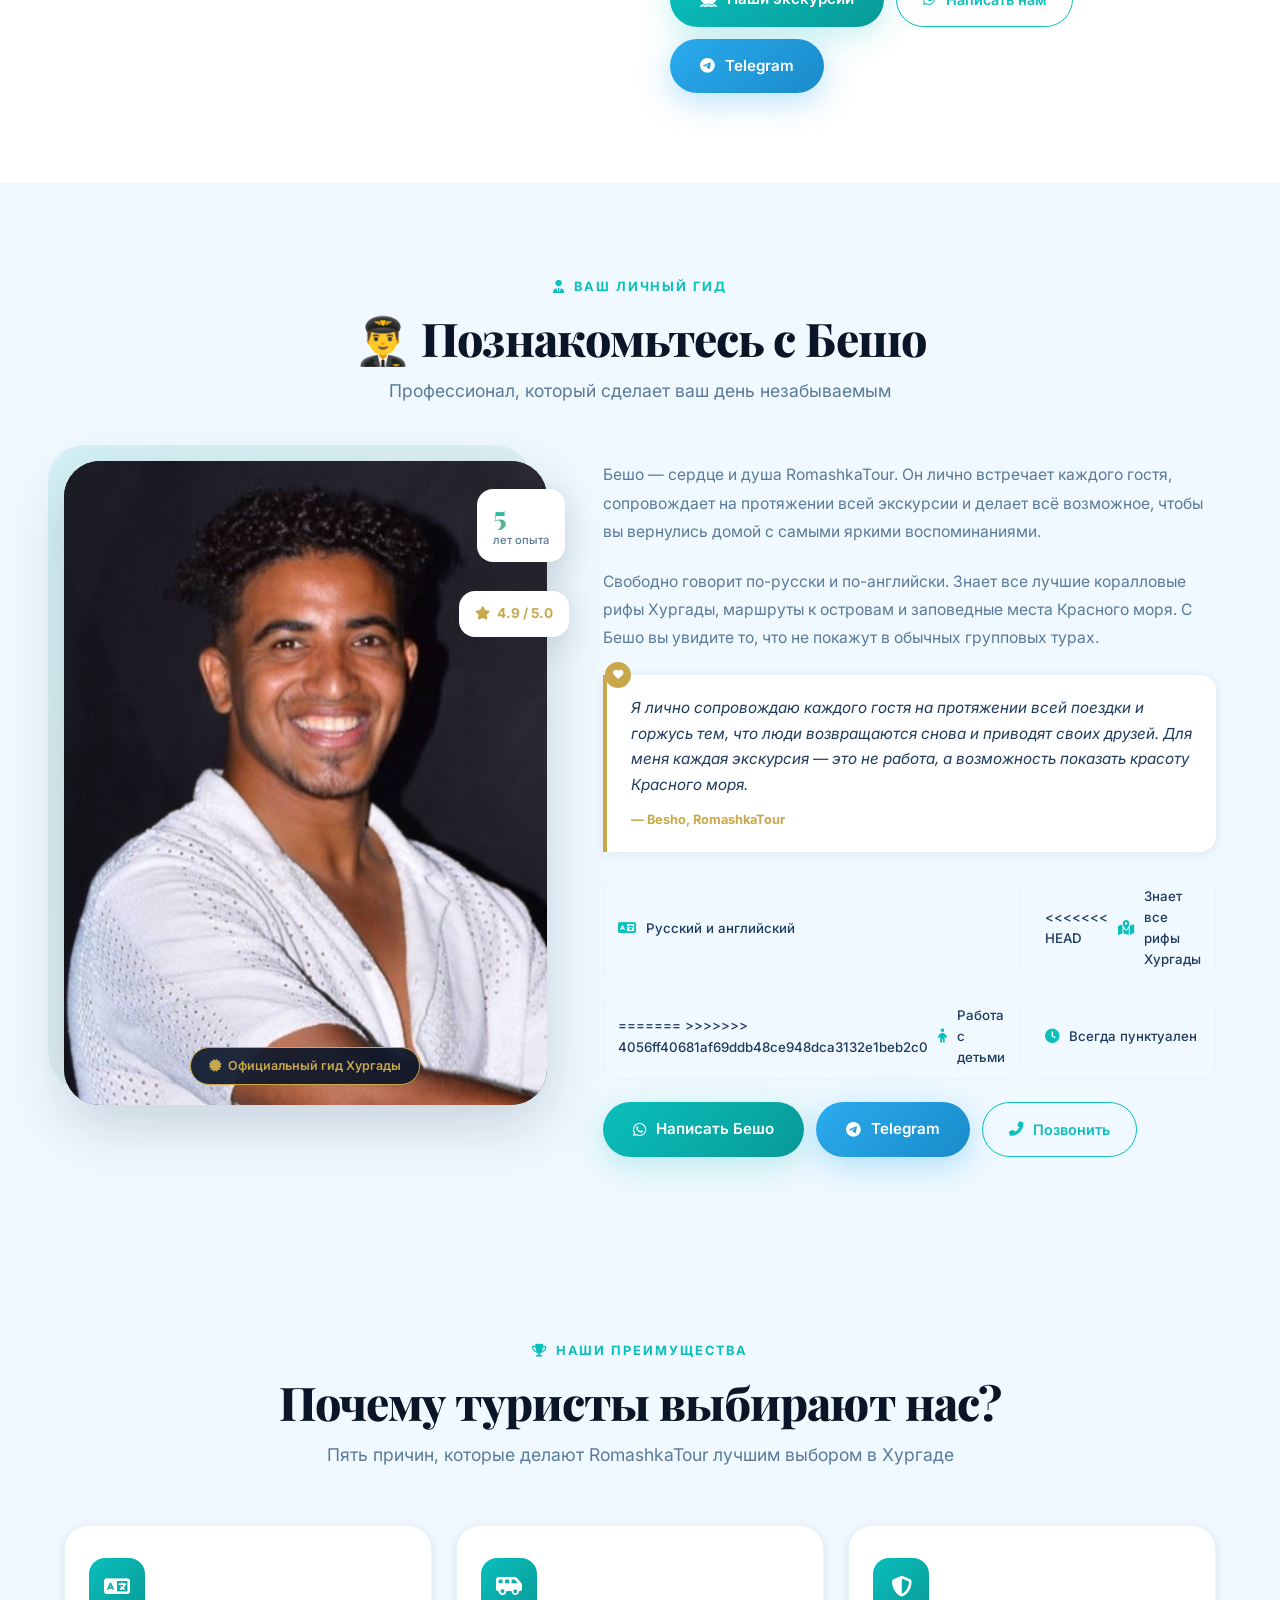
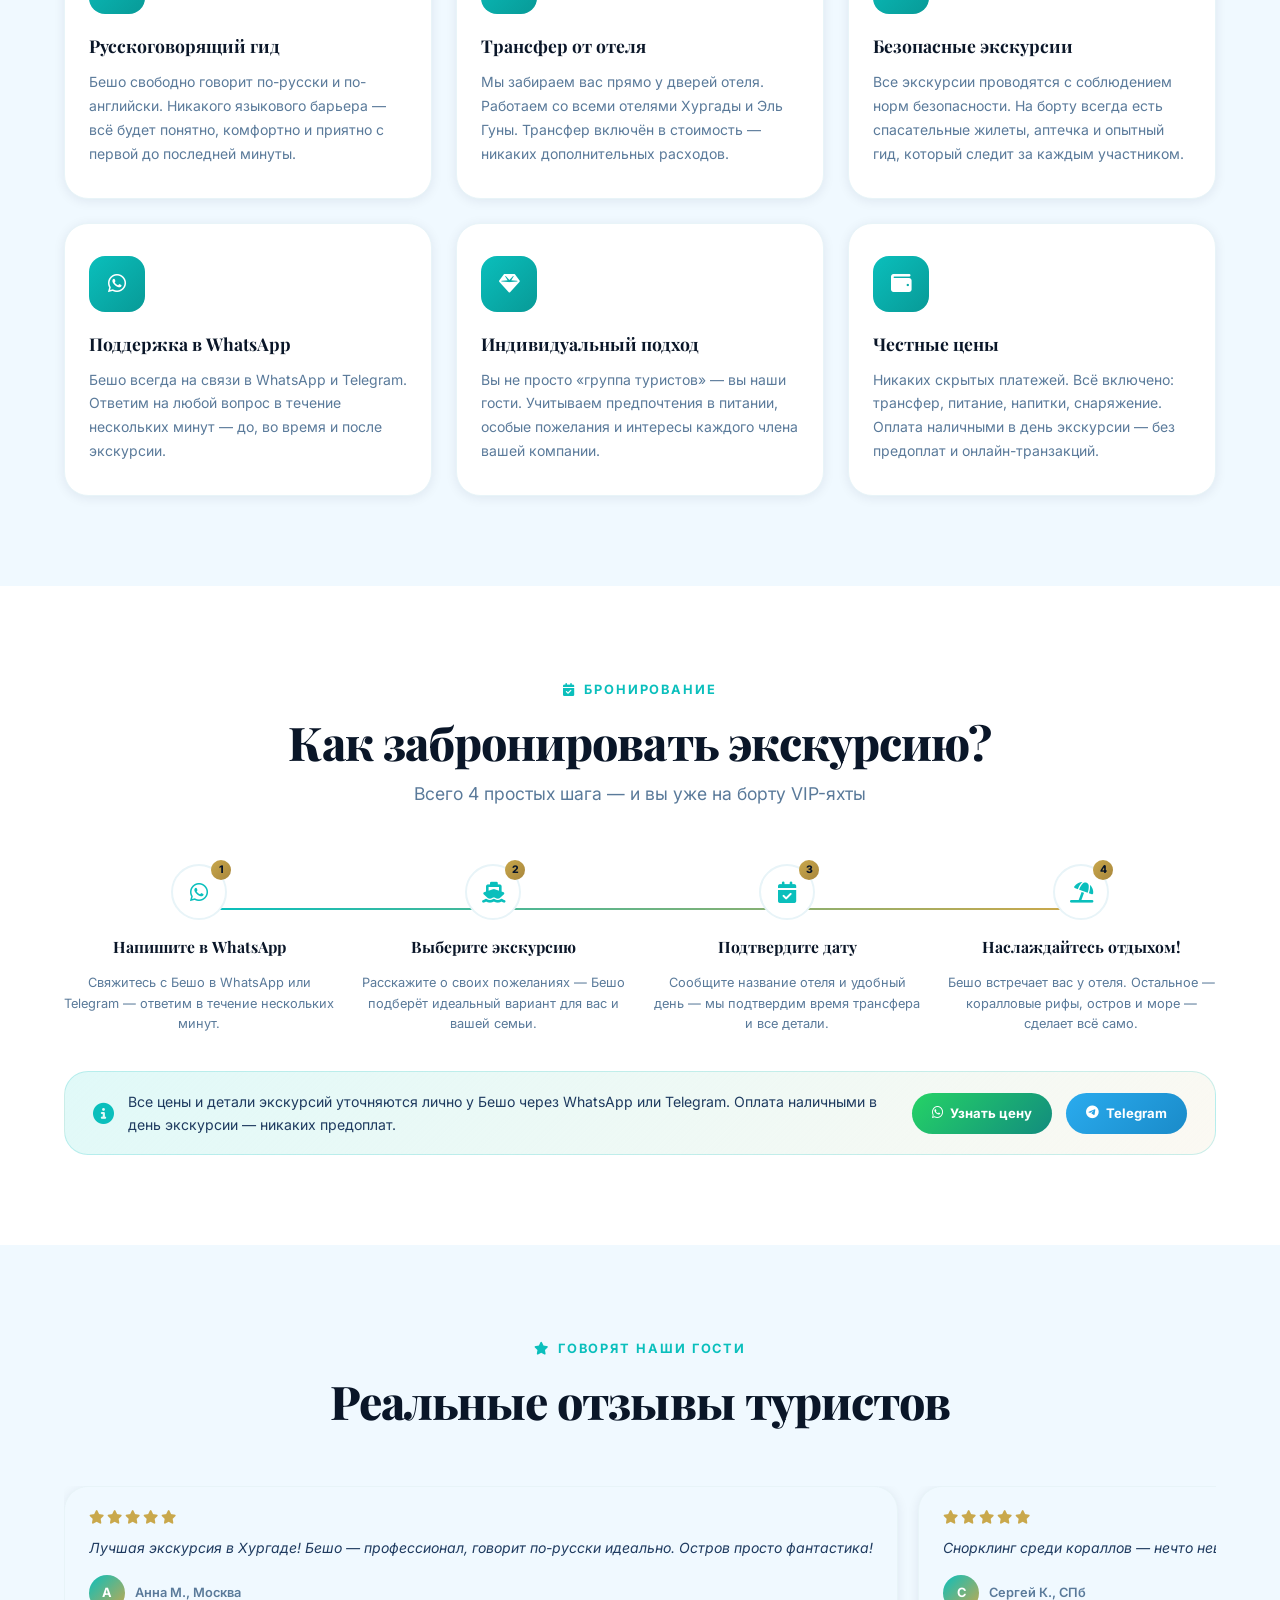
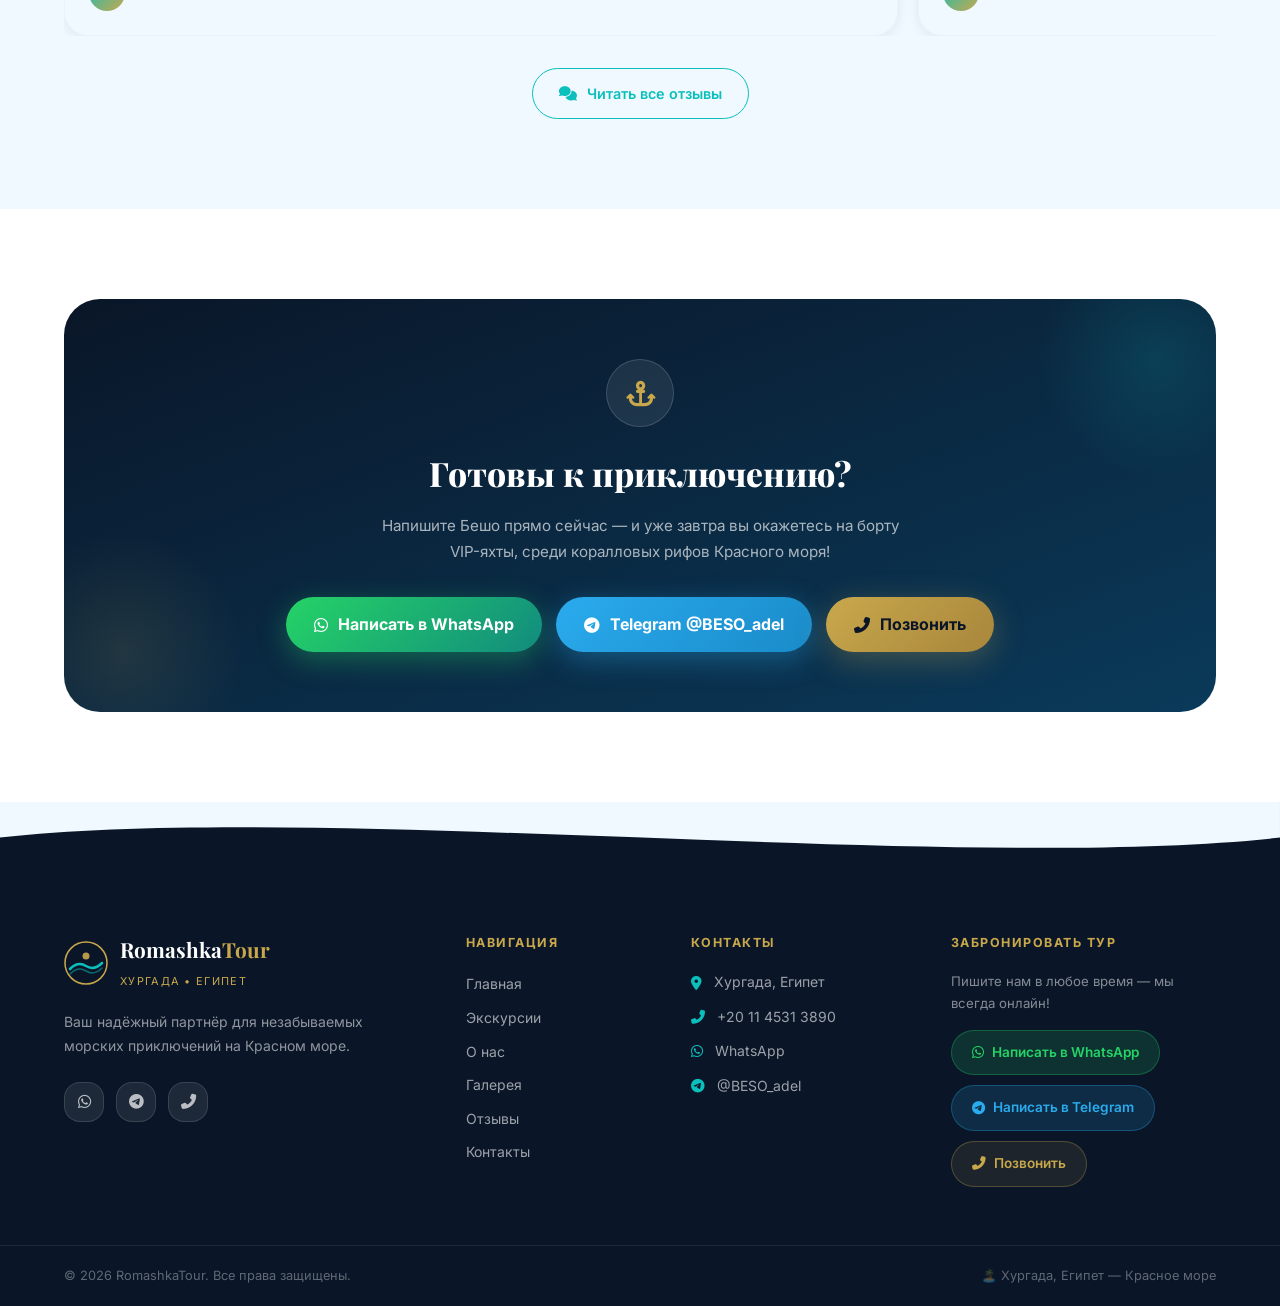
<file: about.html>
<!DOCTYPE html>
<html lang="ru">
<head>
  <meta charset="UTF-8" />
  <meta name="viewport" content="width=device-width, initial-scale=1.0" />
  <meta name="description" content="О компании RomashkaTour — VIP морские экскурсии в Хургаде с личным гидом Бешо. Русскоговорящий гид, трансфер от отеля, безопасные экскурсии на Красном море." />
  <meta name="keywords" content="RomashkaTour о нас, гид Бешо Хургада, морские экскурсии Египет, русский гид Хургада" />
  <meta name="author" content="RomashkaTour" />
  <meta property="og:title" content="О нас — RomashkaTour Хургада" />
  <meta property="og:description" content="Познакомьтесь с командой RomashkaTour. Личный гид Бешо, VIP яхты, Красное море." />
  <meta property="og:type" content="website" />
  <title>О нас — RomashkaTour | Гид Бешо, Хургада</title>
  <script>document.documentElement.classList.add('js');</script>
  <link rel="icon" type="image/svg+xml" href="data:image/svg+xml,%3Csvg xmlns=%27http://www.w3.org/2000/svg%27 viewBox=%270 0 60 60%27%3E%3Ccircle cx=%2730%27 cy=%2730%27 r=%2728%27 fill=%27%230A1628%27 stroke=%27%23C9A84C%27 stroke-width=%272%27/%3E%3Cpath d=%27M10 38 Q20 28 30 35 Q40 42 50 32%27 stroke=%27%230ABFBC%27 stroke-width=%273%27 fill=%27none%27 stroke-linecap=%27round%27/%3E%3Cpath d=%27M10 44 Q20 34 30 41 Q40 48 50 38%27 stroke=%27%230ABFBC%27 stroke-width=%272%27 fill=%27none%27 stroke-linecap=%27round%27 opacity=%270.6%27/%3E%3C/svg%3E" />
<meta name="theme-color" content="#0A1628" />
<link rel="preconnect" href="https://fonts.googleapis.com" />
  <link rel="preconnect" href="https://fonts.gstatic.com" crossorigin />
  <link href="https://fonts.googleapis.com/css2?family=Playfair+Display:ital,wght@0,400;0,600;0,700;0,900;1,400&family=Inter:wght@300;400;500;600;700&display=swap" rel="stylesheet" />
  <link rel="preconnect" href="https://cdnjs.cloudflare.com" crossorigin />
<link rel="stylesheet" href="https://cdnjs.cloudflare.com/ajax/libs/font-awesome/6.5.0/css/all.min.css" />
  <link rel="stylesheet" href="style.css" />

  <style>
    /* ─── ABOUT PAGE — уникальные стили только для этой страницы ─── */

    /* Блок "Кто мы" */
    .about-intro-grid {
      display: grid;
      grid-template-columns: 1fr 1fr;
      gap: 60px;
      align-items: center;
    }
    .about-intro-visual {
      position: relative;
    }
    .about-intro-visual-bg {
      position: absolute;
      top: -20px;
      left: -20px;
      right: 20px;
      bottom: 20px;
      background: linear-gradient(135deg, var(--teal-light), rgba(201,168,76,0.10));
      border-radius: var(--radius-xl);
      z-index: 0;
    }
    .about-intro-card {
      position: relative;
      z-index: 1;
      background: linear-gradient(160deg, var(--dark), #0a4a6e);
      border-radius: var(--radius-xl);
      overflow: hidden;
      box-shadow: var(--shadow-lg);
      min-height: 400px;
      display: flex;
      align-items: center;
      justify-content: center;
    }
    .about-intro-card-inner {
      display: flex;
      flex-direction: column;
      align-items: center;
      gap: 20px;
      padding: 48px 32px;
      text-align: center;
    }
    .aic-logo-icon {
      width: 90px;
      height: 90px;
      background: rgba(255,255,255,0.08);
      border: 1.5px solid rgba(201,168,76,0.4);
      border-radius: 50%;
      display: flex;
      align-items: center;
      justify-content: center;
    }
    .aic-title {
      font-family: var(--font-display);
      font-size: 2rem;
      font-weight: 900;
      color: white;
      letter-spacing: -0.02em;
    }
    .aic-title span { color: var(--gold); }
    .aic-subtitle {
      font-size: 0.85rem;
      color: rgba(255,255,255,0.65);
      letter-spacing: 0.12em;
      text-transform: uppercase;
      font-weight: 500;
    }
    .aic-divider {
      width: 60px;
      height: 2px;
      background: linear-gradient(90deg, var(--teal), var(--gold));
      border-radius: 2px;
    }
    .aic-stats {
      display: flex;
      gap: 28px;
    }
    .aic-stat {
      display: flex;
      flex-direction: column;
      align-items: center;
      gap: 4px;
    }
    .aic-stat-num {
      font-family: var(--font-display);
      font-size: 1.8rem;
      font-weight: 900;
      color: var(--gold);
      line-height: 1;
    }
    .aic-stat-label {
      font-size: 0.7rem;
      color: rgba(255,255,255,0.55);
      font-weight: 500;
      text-align: center;
    }
    .about-intro-float-1 {
      position: absolute;
      top: 24px;
      right: -18px;
      background: white;
      border-radius: var(--radius-md);
      padding: 12px 16px;
      box-shadow: var(--shadow-md);
      display: flex;
      align-items: center;
      gap: 8px;
      z-index: 2;
    }
    .about-intro-float-1 i { color: var(--gold); font-size: 1rem; }
    .about-intro-float-1 span { font-size: 0.78rem; font-weight: 700; color: var(--dark); }
    .about-intro-float-2 {
      position: absolute;
      bottom: 40px;
      right: -18px;
      background: white;
      border-radius: var(--radius-md);
      padding: 12px 16px;
      box-shadow: var(--shadow-md);
      display: flex;
      align-items: center;
      gap: 8px;
      z-index: 2;
    }
    .about-intro-float-2 i { color: var(--teal); font-size: 1rem; }
    .about-intro-float-2 span { font-size: 0.78rem; font-weight: 700; color: var(--dark); }

    /* Текст "О компании" */
    .about-intro-text {
      display: flex;
      flex-direction: column;
      gap: 20px;
    }
    .about-intro-text p {
      font-size: 1rem;
      color: var(--text-light);
      line-height: 1.8;
    }
    .about-intro-text .about-lead {
      font-size: 1.1rem;
      color: var(--text);
      font-weight: 500;
      line-height: 1.75;
    }
    .about-highlight-row {
      display: flex;
      flex-direction: column;
      gap: 10px;
    }
    .about-highlight-item {
      display: flex;
      align-items: flex-start;
      gap: 12px;
      font-size: 0.9rem;
      color: var(--text);
      line-height: 1.6;
    }
    .about-highlight-item i {
      color: var(--teal);
      margin-top: 2px;
      flex-shrink: 0;
      font-size: 0.95rem;
    }

    /* ─── Блок Бешо ─── */
    .bishoy-section-grid {
      display: grid;
      grid-template-columns: 1fr 1.15fr;
      gap: 56px;
      align-items: start;
    }
    .bishoy-photo-wrap {
      position: relative;
    }
    .bishoy-photo-decor {
      position: absolute;
      top: -16px;
      left: -16px;
      right: 16px;
      bottom: 16px;
      background: linear-gradient(135deg, rgba(10,191,188,0.12), rgba(201,168,76,0.10));
      border-radius: var(--radius-xl);
      z-index: 0;
    }
    .bishoy-photo-main {
      position: relative;
      z-index: 1;
      border-radius: var(--radius-xl);
      overflow: hidden;
      background: linear-gradient(160deg, #0a1628, #0a4a6e);
      box-shadow: var(--shadow-lg);
      aspect-ratio: 3/4;
      display: flex;
      align-items: center;
      justify-content: center;
    }
    .bishoy-photo-main img {
      width: 100%;
      height: 100%;
      object-fit: cover;
      position: absolute;
      inset: 0;
    }
    .bishoy-photo-placeholder {
      position: relative;
      z-index: 1;
      display: flex;
      flex-direction: column;
      align-items: center;
      gap: 14px;
      padding: 40px;
      text-align: center;
    }
    .bpp-icon {
      width: 96px;
      height: 96px;
      background: rgba(255,255,255,0.10);
      border: 2px solid rgba(255,255,255,0.2);
      border-radius: 50%;
      display: flex;
      align-items: center;
      justify-content: center;
      font-size: 2.8rem;
      color: rgba(255,255,255,0.55);
    }
    .bpp-name {
      font-family: var(--font-display);
      font-size: 2rem;
      font-weight: 800;
      color: white;
    }
    .bpp-role {
      font-size: 0.82rem;
      color: var(--gold);
      letter-spacing: 0.12em;
      text-transform: uppercase;
      font-weight: 600;
    }
    .bishoy-badge-cert {
      position: absolute;
      bottom: 20px;
      left: 50%;
      transform: translateX(-50%);
      z-index: 2;
      display: inline-flex;
      align-items: center;
      gap: 7px;
      background: rgba(10,22,40,0.90);
      backdrop-filter: blur(12px);
      border: 1px solid var(--gold);
      color: var(--gold);
      padding: 8px 18px;
      border-radius: var(--radius-full);
      font-size: 0.78rem;
      font-weight: 600;
      white-space: nowrap;
    }
    .bishoy-stat-card {
      position: absolute;
      z-index: 2;
      background: white;
      border-radius: var(--radius-md);
      padding: 12px 16px;
      box-shadow: var(--shadow-md);
    }
    .bishoy-stat-1 {
      top: 28px;
      right: -18px;
      display: flex;
      flex-direction: column;
      gap: 2px;
    }
    .bishoy-stat-1 .bsc-num {
      font-family: var(--font-display);
      font-size: 1.8rem;
      font-weight: 800;
      line-height: 1;
      background: linear-gradient(135deg, var(--teal), var(--gold));
      -webkit-background-clip: text;
      -webkit-text-fill-color: transparent;
      background-clip: text;
    }
    .bishoy-stat-1 .bsc-label {
      font-size: 0.7rem;
      color: var(--text-light);
      font-weight: 500;
    }
    .bishoy-stat-2 {
      top: 130px;
      right: -22px;
      display: flex;
      align-items: center;
      gap: 7px;
      font-size: 0.85rem;
      font-weight: 700;
      color: var(--gold);
    }
    .bishoy-stat-2 i { color: var(--gold); }

    /* Текст о Бешо */
    .bishoy-info {
      display: flex;
      flex-direction: column;
      gap: 22px;
    }
    .bishoy-info p {
      font-size: 0.98rem;
      color: var(--text-light);
      line-height: 1.8;
    }
    .bishoy-quote {
      background: white;
      border-left: 4px solid var(--gold);
      border-radius: 0 var(--radius-md) var(--radius-md) 0;
      padding: 20px 24px;
      box-shadow: var(--shadow-sm);
      position: relative;
    }
    .bishoy-quote-icon {
      position: absolute;
      top: -13px;
      left: -2px;
      width: 26px;
      height: 26px;
      background: var(--gold);
      border-radius: 50%;
      display: flex;
      align-items: center;
      justify-content: center;
      color: white;
      font-size: 0.65rem;
    }
    .bishoy-quote p {
      font-size: 0.95rem;
      color: var(--text);
      font-style: italic;
      line-height: 1.7;
      margin-bottom: 8px;
    }
    .bishoy-quote cite {
      font-size: 0.8rem;
      color: var(--gold);
      font-weight: 700;
      font-style: normal;
    }
    .bishoy-skills-grid {
      display: grid;
      grid-template-columns: 1fr 1fr;
      gap: 10px;
    }
    .bishoy-skill-item {
      display: flex;
      align-items: center;
      gap: 10px;
      background: var(--off-white);
      border: 1px solid var(--gray-2);
      border-radius: var(--radius-md);
      padding: 11px 14px;
      font-size: 0.83rem;
      color: var(--text);
      font-weight: 500;
      transition: var(--transition);
    }
    .bishoy-skill-item:hover {
      background: var(--teal-light);
      border-color: rgba(10,191,188,0.25);
    }
    .bishoy-skill-item i {
      color: var(--teal);
      font-size: 0.9rem;
      flex-shrink: 0;
    }
    .bishoy-actions {
      display: flex;
      flex-wrap: wrap;
      gap: 12px;
    }

    /* ─── Шаги бронирования ─── */
    .booking-steps {
      display: grid;
      grid-template-columns: repeat(4, 1fr);
      gap: 24px;
      position: relative;
    }
    .booking-steps::before {
      content: '';
      position: absolute;
      top: 44px;
      left: calc(12.5% + 12px);
      right: calc(12.5% + 12px);
      height: 2px;
      background: linear-gradient(90deg, var(--teal), var(--gold));
      z-index: 0;
    }
    .booking-step {
      display: flex;
      flex-direction: column;
      align-items: center;
      text-align: center;
      gap: 14px;
      position: relative;
      z-index: 1;
    }
    .bs-num-wrap {
      width: 56px;
      height: 56px;
      border-radius: 50%;
      background: white;
      border: 2px solid var(--gray-2);
      display: flex;
      align-items: center;
      justify-content: center;
      position: relative;
      transition: var(--transition);
    }
    .bs-num-wrap::after {
      content: '';
      position: absolute;
      inset: -4px;
      border-radius: 50%;
      background: linear-gradient(135deg, var(--teal), var(--gold));
      z-index: -1;
      opacity: 0;
      transition: var(--transition);
    }
    .booking-step:hover .bs-num-wrap::after { opacity: 1; }
    .booking-step:hover .bs-num-wrap { border-color: transparent; }
    .bs-icon {
      font-size: 1.3rem;
      color: var(--teal);
      transition: var(--transition);
    }
    .booking-step:hover .bs-icon { color: white; }
    .bs-num {
      position: absolute;
      top: -6px;
      right: -6px;
      width: 20px;
      height: 20px;
      background: linear-gradient(135deg, var(--gold), var(--gold-dark));
      color: var(--dark);
      border-radius: 50%;
      font-size: 0.65rem;
      font-weight: 800;
      display: flex;
      align-items: center;
      justify-content: center;
    }
    .bs-title {
      font-family: var(--font-display);
      font-size: 0.98rem;
      font-weight: 700;
      color: var(--dark);
    }
    .bs-desc {
      font-size: 0.8rem;
      color: var(--text-light);
      line-height: 1.6;
    }

    /* ─── Финальный CTA внутри страницы (не cta-banner) ─── */
    .about-final-cta {
      background: linear-gradient(160deg, var(--dark), #0a3a5a);
      border-radius: var(--radius-xl);
      padding: 60px 48px;
      text-align: center;
      position: relative;
      overflow: hidden;
    }
    .about-final-cta::before {
      content: '';
      position: absolute;
      top: -60px;
      right: -60px;
      width: 240px;
      height: 240px;
      background: radial-gradient(circle, rgba(10,191,188,0.15), transparent 70%);
      pointer-events: none;
    }
    .about-final-cta::after {
      content: '';
      position: absolute;
      bottom: -60px;
      left: -60px;
      width: 240px;
      height: 240px;
      background: radial-gradient(circle, rgba(201,168,76,0.12), transparent 70%);
      pointer-events: none;
    }
    .afc-icon {
      width: 68px;
      height: 68px;
      background: rgba(255,255,255,0.08);
      border: 1px solid rgba(255,255,255,0.15);
      border-radius: 50%;
      display: flex;
      align-items: center;
      justify-content: center;
      font-size: 1.6rem;
      color: var(--gold);
      margin: 0 auto 20px;
    }
    .afc-title {
      font-family: var(--font-display);
      font-size: clamp(1.5rem, 3vw, 2.1rem);
      font-weight: 800;
      color: white;
      margin-bottom: 12px;
    }
    .afc-desc {
      font-size: 0.95rem;
      color: rgba(255,255,255,0.65);
      max-width: 520px;
      margin: 0 auto 32px;
      line-height: 1.7;
    }
    .afc-btns {
      display: flex;
      flex-wrap: wrap;
      gap: 14px;
      justify-content: center;
    }

    /* ─── RESPONSIVE ─── */
    @media (max-width: 1024px) {
      .about-intro-grid { grid-template-columns: 1fr; gap: 40px; }
      .about-intro-visual { max-width: 460px; margin: 0 auto; width: 100%; }
      .bishoy-section-grid { grid-template-columns: 1fr; gap: 40px; }
      .bishoy-photo-wrap { max-width: 420px; margin: 0 auto; width: 100%; }
      .booking-steps { grid-template-columns: repeat(2, 1fr); }
      .booking-steps::before { display: none; }
    }
    @media (max-width: 640px) {
      .about-intro-float-1 { right: 8px; top: 12px; }
      .about-intro-float-2 { right: 8px; bottom: 20px; }
      .bishoy-stat-1 { right: 4px; top: 16px; }
      .bishoy-stat-2 { right: 0; top: 110px; }
      .bishoy-skills-grid { grid-template-columns: 1fr; }
      .booking-steps { grid-template-columns: 1fr; }
      .about-final-cta { padding: 40px 24px; }
      .afc-btns { flex-direction: column; align-items: center; }
      .afc-btns a { width: 100%; max-width: 300px; justify-content: center; }
      .bishoy-actions { flex-direction: column; }
      .bishoy-actions a { justify-content: center; }
    }
  </style>
</head>
<body>

<!-- ========== PRELOADER ========== -->
<div class="preloader" id="preloader">
  <div class="preloader-inner">
    <div class="preloader-wave"></div>
    <div class="preloader-logo">
      <svg width="60" height="60" viewBox="0 0 60 60" fill="none">
        <circle cx="30" cy="30" r="28" stroke="#C9A84C" stroke-width="2"/>
        <path d="M10 38 Q20 28 30 35 Q40 42 50 32" stroke="#0ABFBC" stroke-width="3" fill="none" stroke-linecap="round"/>
        <path d="M10 44 Q20 34 30 41 Q40 48 50 38" stroke="#0ABFBC" stroke-width="2" fill="none" stroke-linecap="round" opacity="0.6"/>
      </svg>
    </div>
    <p class="preloader-text" data-ru="Загрузка..." data-en="Loading...">Загрузка...</p>
  </div>
</div>

<!-- ========== FLOATING WHATSAPP ========== -->
<a href="https://t.me/BESO_adel" target="_blank" class="telegram-float" aria-label="Telegram">
<i class="fab fa-telegram"></i>
<span class="telegram-pulse"></span>
</a>
<a href="https://wa.me/201145313890" target="_blank" class="whatsapp-float" aria-label="WhatsApp">
  <i class="fab fa-whatsapp"></i>
  <span class="whatsapp-pulse"></span>
</a>

<!-- ========== HEADER / NAV ========== -->
<header class="header" id="header">
  <div class="header-inner container">

    <a href="index.html" class="logo">
      <div class="logo-icon">
        <svg width="38" height="38" viewBox="0 0 38 38" fill="none">
          <circle cx="19" cy="19" r="18" stroke="#C9A84C" stroke-width="1.5"/>
          <path d="M5 24 Q12 16 19 21 Q26 26 33 19" stroke="#0ABFBC" stroke-width="2.5" fill="none" stroke-linecap="round"/>
          <path d="M5 29 Q12 21 19 26 Q26 31 33 24" stroke="#0ABFBC" stroke-width="1.5" fill="none" stroke-linecap="round" opacity="0.5"/>
          <circle cx="19" cy="13" r="3" fill="#C9A84C" opacity="0.9"/>
        </svg>
      </div>
      <div class="logo-text">
        <span class="logo-name">Romashka<span>Tour</span></span>
        <span class="logo-sub" data-ru="Хургада • Египет" data-en="Hurghada • Egypt">Хургада • Египет</span>
      </div>
    </a>

    <nav class="nav" id="nav">
      <ul class="nav-list">
        <li><a href="index.html"      class="nav-link"        data-ru="Главная"   data-en="Home">Главная</a></li>
        <li><a href="excursions.html" class="nav-link" data-ru="Экскурсии" data-en="Excursions">Экскурсии</a></li>
        <li><a href="about.html"      class="nav-link active" data-ru="О нас"     data-en="About">О нас</a></li>
        <li><a href="gallery.html"    class="nav-link"        data-ru="Галерея"   data-en="Gallery">Галерея</a></li>
        <li><a href="reviews.html"    class="nav-link"        data-ru="Отзывы"    data-en="Reviews">Отзывы</a></li>
        <li><a href="contacts.html"   class="nav-link"        data-ru="Контакты"  data-en="Contacts">Контакты</a></li>
      </ul>
      <div class="nav-cta">
        <a href="https://wa.me/201145313890" target="_blank" class="btn-nav-wa">
          <i class="fab fa-whatsapp"></i>
          <span data-ru="WhatsApp" data-en="WhatsApp">WhatsApp</span>
        </a>
<a href="https://t.me/BESO_adel" target="_blank" class="btn-nav-tg">
<i class="fab fa-telegram"></i>
<span data-ru="Telegram" data-en="Telegram">Telegram</span>
</a>
      </div>
    </nav>

    <div class="header-controls">
      <div class="lang-switcher" id="langSwitcher">
        <button class="lang-btn active" data-lang="ru"><span class="flag">🇷🇺</span> RU</button>
        <button class="lang-btn"        data-lang="en"><span class="flag">🇬🇧</span> EN</button>
      </div>
      <button class="burger" id="burger" aria-label="Меню">
        <span></span><span></span><span></span>
      </button>
    </div>

  </div>
</header>

<!-- ========== PAGE HERO ========== -->
<section class="page-hero"
  style="background: linear-gradient(160deg, rgba(10,22,40,0.86) 0%, rgba(10,70,100,0.70) 100%),
         url('https://images.unsplash.com/photo-1516426122078-c23e76319801?w=1920&q=80') center/cover no-repeat;">
  <div class="page-hero-content" data-aos="fade-up">
    <div class="section-eyebrow" style="justify-content:center; margin-bottom:16px;">
      <i class="fas fa-anchor"></i>
      <span data-ru="Наша история" data-en="Our Story">Наша история</span>
    </div>
    <h1 data-ru="🌊 О нас" data-en="🌊 About Us">🌊 О нас</h1>
    <p data-ru="Мы — команда профессионалов, которая делает ваш отдых в Хургаде незабываемым. Личный гид, VIP яхты и искренняя забота о каждом госте." data-en="We are a team of professionals who make your holiday in Hurghada unforgettable. Personal guide, VIP yachts and genuine care for every guest.">
      Мы — команда профессионалов, которая делает ваш отдых в Хургаде незабываемым. Личный гид, VIP яхты и искренняя забота о каждом госте.
    </p>
    <div class="hero-trust" style="margin-top:28px; justify-content:center;">
      <div class="trust-item">
        <i class="fas fa-star"></i>
        <span data-ru="Рейтинг 4.9 / 5.0" data-en="Rating 4.9 / 5.0">Рейтинг 4.9 / 5.0</span>
      </div>
      <div class="trust-item">
        <i class="fas fa-users"></i>
        <span data-ru="1000+ туристов" data-en="1000+ tourists">1000+ туристов</span>
      </div>
      <div class="trust-item">
        <i class="fas fa-map-marker-alt"></i>
        <span data-ru="Хургада, Египет" data-en="Hurghada, Egypt">Хургада, Египет</span>
      </div>
    </div>
  </div>
  <div class="page-hero-wave">
    <svg viewBox="0 0 1440 80" fill="none" xmlns="http://www.w3.org/2000/svg">
      <path d="M0,40 C360,80 1080,0 1440,40 L1440,80 L0,80 Z" fill="#ffffff"/>
    </svg>
  </div>
</section>

<!-- ========== СТАТИСТИКА ========== -->
<section class="stats section-pad" style="padding-bottom:0;">
  <div class="container">
    <div class="stats-grid">
      <div class="stat-card" data-aos="fade-up" data-aos-delay="0">
        <div class="stat-icon"><i class="fas fa-users"></i></div>
        <div class="stat-num" data-count="1000">0</div>
        <div class="stat-label" data-ru="Довольных туристов" data-en="Happy Tourists">Довольных туристов</div>
      </div>
      <div class="stat-card" data-aos="fade-up" data-aos-delay="100">
        <div class="stat-icon"><i class="fas fa-ship"></i></div>
        <div class="stat-num" data-count="5">0</div>
        <div class="stat-label" data-ru="Лет на Красном море" data-en="Years on the Red Sea">Лет на Красном море</div>
      </div>
      <div class="stat-card" data-aos="fade-up" data-aos-delay="200">
        <div class="stat-icon"><i class="fas fa-map-marked-alt"></i></div>
        <div class="stat-num" data-count="12">0</div>
        <div class="stat-label" data-ru="Маршрутов" data-en="Routes">Маршрутов</div>
      </div>
      <div class="stat-card" data-aos="fade-up" data-aos-delay="300">
        <div class="stat-icon"><i class="fas fa-star"></i></div>
        <div class="stat-num" data-count="4.9" data-decimal="true">0</div>
        <div class="stat-label" data-ru="Средний рейтинг" data-en="Average Rating">Средний рейтинг</div>
      </div>
    </div>
  </div>
</section>

<!-- ========== О КОМПАНИИ ========== -->
<section class="section-pad" style="background:#fff; padding-top:72px;">
  <div class="container">
    <div class="about-intro-grid">

      <!-- Визуальная карточка -->
      <div class="about-intro-visual" data-aos="fade-right">
        <div class="about-intro-visual-bg"></div>
        <div class="about-intro-card">
          <div class="about-intro-card-inner">
            <div class="aic-logo-icon">
              <svg width="50" height="50" viewBox="0 0 50 50" fill="none">
                <circle cx="25" cy="25" r="23" stroke="#C9A84C" stroke-width="1.5"/>
                <path d="M8 32 Q16 22 25 28 Q34 34 42 24" stroke="#0ABFBC" stroke-width="2.5" fill="none" stroke-linecap="round"/>
                <path d="M8 38 Q16 28 25 34 Q34 40 42 30" stroke="#0ABFBC" stroke-width="1.5" fill="none" stroke-linecap="round" opacity="0.5"/>
                <circle cx="25" cy="17" r="4" fill="#C9A84C" opacity="0.9"/>
              </svg>
            </div>
            <div class="aic-title">Romashka<span>Tour</span></div>
            <div class="aic-subtitle" data-ru="Хургада • Красное море" data-en="Hurghada • Red Sea">Хургада • Красное море</div>
            <div class="aic-divider"></div>
            <div class="aic-stats">
              <div class="aic-stat">
                <div class="aic-stat-num">1000+</div>
                <div class="aic-stat-label" data-ru="туристов" data-en="tourists">туристов</div>
              </div>
              <div class="aic-stat">
                <div class="aic-stat-num">5</div>
                <div class="aic-stat-label" data-ru="лет опыта" data-en="years exp.">лет опыта</div>
              </div>
              <div class="aic-stat">
                <div class="aic-stat-num">4.9</div>
                <div class="aic-stat-label" data-ru="рейтинг" data-en="rating">рейтинг</div>
              </div>
            </div>
          </div>
        </div>
        <!-- Плавающие карточки -->
        <div class="about-intro-float-1">
          <i class="fas fa-trophy"></i>
          <span data-ru="Лучший гид 2025" data-en="Best Guide 2025">Лучший гид 2025</span>
        </div>
        <div class="about-intro-float-2">
          <i class="fas fa-shield-alt"></i>
          <span data-ru="Лицензированный тур" data-en="Licensed Tour">Лицензированный тур</span>
        </div>
      </div>

      <!-- Текст -->
      <div class="about-intro-text" data-aos="fade-left">
        <div class="section-eyebrow">
          <i class="fas fa-info-circle"></i>
          <span data-ru="Кто мы" data-en="Who We Are">Кто мы</span>
        </div>
        <h2 class="section-title" style="text-align:left;">
          <span data-ru="RomashkaTour — ваш проводник в мире Красного моря" data-en="RomashkaTour — your gateway to the Red Sea world">RomashkaTour — ваш проводник в мире Красного моря</span>
        </h2>
        <p class="about-lead" data-ru="Мы специализируемся на VIP морских экскурсиях в Хургаде. Наша главная цель — подарить каждому гостю незабываемые эмоции, полную безопасность и максимальный комфорт." data-en="We specialize in VIP sea excursions in Hurghada. Our main goal is to give every guest unforgettable emotions, complete safety and maximum comfort.">
          Мы специализируемся на VIP морских экскурсиях в Хургаде. Наша главная цель — подарить каждому гостю незабываемые эмоции, полную безопасность и максимальный комфорт.
        </p>
        <p data-ru="За пять лет работы мы провели более тысячи туристов по лучшим маршрутам Красного моря: от коралловых рифов и райских островов до встреч с дельфинами и романтических закатных прогулок на яхте." data-en="Over five years we have taken more than a thousand tourists along the best routes of the Red Sea: from coral reefs and paradise islands to dolphin encounters and romantic sunset yacht cruises.">
          За пять лет работы мы провели более тысячи туристов по лучшим маршрутам Красного моря: от коралловых рифов и райских островов до встреч с дельфинами и романтических закатных прогулок на яхте.
        </p>
        <div class="about-highlight-row">
          <div class="about-highlight-item">
            <i class="fas fa-check-circle"></i>
            <span data-ru="Работаем только в Хургаде — знаем каждый риф и каждый маршрут." data-en="We operate only in Hurghada — we know every reef and every route.">Работаем только в Хургаде — знаем каждый риф и каждый маршрут.</span>
          </div>
          <div class="about-highlight-item">
            <i class="fas fa-check-circle"></i>
            <span data-ru="Русскоязычное сопровождение на протяжении всей экскурсии." data-en="Russian-language accompaniment throughout the entire excursion.">Русскоязычное сопровождение на протяжении всей экскурсии.</span>
          </div>
          <div class="about-highlight-item">
            <i class="fas fa-check-circle"></i>
            <span data-ru="Трансфер от любого отеля Хургады и Эль Гуны — бесплатно." data-en="Transfer from any hotel in Hurghada and El Gouna — free of charge.">Трансфер от любого отеля Хургады и Эль Гуны — бесплатно.</span>
          </div>
          <div class="about-highlight-item">
            <i class="fas fa-check-circle"></i>
            <span data-ru="Все экскурсии включают питание, снаряжение и напитки." data-en="All excursions include food, equipment and drinks.">Все экскурсии включают питание, снаряжение и напитки.</span>
          </div>
          <div class="about-highlight-item">
            <i class="fas fa-check-circle"></i>
            <span data-ru="Оплата наличными в день экскурсии — никаких предоплат." data-en="Cash payment on the day of the excursion — no prepayment.">Оплата наличными в день экскурсии — никаких предоплат.</span>
          </div>
        </div>
        <div style="display:flex; flex-wrap:wrap; gap:12px; margin-top:8px;">
          <a href="excursions.html" class="btn-primary">
            <i class="fas fa-ship"></i>
            <span data-ru="Наши экскурсии" data-en="Our Excursions">Наши экскурсии</span>
          </a>
          <a href="https://wa.me/201145313890" target="_blank" class="btn-outline">
            <i class="fab fa-whatsapp"></i>
            <span data-ru="Написать нам" data-en="Write to Us">Написать нам</span>
          </a>
          <a href="https://t.me/BESO_adel" target="_blank" class="btn-telegram">
            <i class="fab fa-telegram"></i>
            <span data-ru="Telegram" data-en="Telegram">Telegram</span>
          </a>
        </div>
      </div>

    </div>
  </div>
</section>

<!-- ========== БЛОК ГИДА БИШОЯ ========== -->
<section class="section-pad" style="background:var(--off-white);">
  <div class="container">
    <div class="section-header" data-aos="fade-up">
      <div class="section-eyebrow">
        <i class="fas fa-user-tie"></i>
        <span data-ru="Ваш личный гид" data-en="Your Personal Guide">Ваш личный гид</span>
      </div>
      <h2 class="section-title" data-ru="👨‍✈️ Познакомьтесь с Бешо" data-en="👨‍✈️ Meet Besho">👨‍✈️ Познакомьтесь с Бешо</h2>
      <p class="section-subtitle" data-ru="Профессионал, который сделает ваш день незабываемым" data-en="A professional who will make your day unforgettable">Профессионал, который сделает ваш день незабываемым</p>
    </div>

    <div class="bishoy-section-grid">

      <!-- Фото -->
      <div class="bishoy-photo-wrap" data-aos="fade-right">
        <div class="bishoy-photo-decor"></div>
        <div class="bishoy-photo-main">
          <img src="images/boss portret 2.jpg" alt="Гид Бешо — RomashkaTour Хургада"
               onerror="this.style.display='none'; document.getElementById('bAboutPlaceholder').style.display='flex';" loading="lazy" decoding="async">
          <div class="bishoy-photo-placeholder" id="bAboutPlaceholder" style="display:none;">
            <div class="bpp-icon"><i class="fas fa-user-tie"></i></div>
            <div class="bpp-name">Besho</div>
            <div class="bpp-role" data-ru="Личный гид • Хургада" data-en="Personal Guide • Hurghada">Личный гид • Хургада</div>
          </div>
          <div class="bishoy-badge-cert">
            <i class="fas fa-certificate"></i>
            <span data-ru="Официальный гид Хургады" data-en="Official Hurghada Guide">Официальный гид Хургады</span>
          </div>
        </div>
        <!-- Плавающие стат-карточки -->
        <div class="bishoy-stat-card bishoy-stat-1">
          <div class="bsc-num">5</div>
          <div class="bsc-label" data-ru="лет опыта" data-en="years exp.">лет опыта</div>
        </div>
        <div class="bishoy-stat-card bishoy-stat-2">
          <i class="fas fa-star"></i>
          <span>4.9 / 5.0</span>
        </div>
      </div>

      <!-- Информация -->
      <div class="bishoy-info" data-aos="fade-left">
        <p data-ru="Бешо — сердце и душа RomashkaTour. Он лично встречает каждого гостя, сопровождает на протяжении всей экскурсии и делает всё возможное, чтобы вы вернулись домой с самыми яркими воспоминаниями." data-en="Besho is the heart and soul of RomashkaTour. He personally meets every guest, accompanies them throughout the entire excursion and does everything possible to ensure you return home with the brightest memories.">
          Бешо — сердце и душа RomashkaTour. Он лично встречает каждого гостя, сопровождает на протяжении всей экскурсии и делает всё возможное, чтобы вы вернулись домой с самыми яркими воспоминаниями.
        </p>
        <p data-ru="Свободно говорит по-русски и по-английски. Знает все лучшие коралловые рифы Хургады, маршруты к островам и заповедные места Красного моря. С Бешо вы увидите то, что не покажут в обычных групповых турах." data-en="Speaks fluent Russian and English. Knows all the best coral reefs in Hurghada, the island routes and protected spots of the Red Sea. With Besho you will see things that standard group tours never show.">
          Свободно говорит по-русски и по-английски. Знает все лучшие коралловые рифы Хургады, маршруты к островам и заповедные места Красного моря. С Бешо вы увидите то, что не покажут в обычных групповых турах.
        </p>

        <div class="bishoy-quote">
          <div class="bishoy-quote-icon"><i class="fas fa-heart"></i></div>
          <p data-ru="Я лично сопровождаю каждого гостя на протяжении всей поездки и горжусь тем, что люди возвращаются снова и приводят своих друзей. Для меня каждая экскурсия — это не работа, а возможность показать красоту Красного моря." data-en="I personally accompany every guest throughout the entire trip and am proud that people come back again and bring their friends. For me, every excursion is not work — it is an opportunity to show the beauty of the Red Sea.">
            Я лично сопровождаю каждого гостя на протяжении всей поездки и горжусь тем, что люди возвращаются снова и приводят своих друзей. Для меня каждая экскурсия — это не работа, а возможность показать красоту Красного моря.
          </p>
          <cite>— Besho, RomashkaTour</cite>
        </div>

        <!-- Навыки -->
        <div class="bishoy-skills-grid">
          <div class="bishoy-skill-item">
            <i class="fas fa-language"></i>
            <span data-ru="Русский и английский" data-en="Russian and English">Русский и английский</span>
          </div>
          <div class="bishoy-skill-item">
<<<<<<< HEAD
            <i class="fas fa-map-marked-alt"></i>
            <span data-ru="Знает все рифы Хургады" data-en="Knows all Hurghada reefs">Знает все рифы Хургады</span>
          </div>
          <div class="bishoy-skill-item">
=======
>>>>>>> 4056ff40681af69ddb48ce948dca3132e1beb2c0
            <i class="fas fa-child"></i>
            <span data-ru="Работа с детьми" data-en="Experience with children">Работа с детьми</span>
          </div>
          <div class="bishoy-skill-item">
            <i class="fas fa-clock"></i>
            <span data-ru="Всегда пунктуален" data-en="Always punctual">Всегда пунктуален</span>
          </div>
        </div>

        <div class="bishoy-actions">
          <a href="https://wa.me/201145313890" target="_blank" class="btn-primary">
            <i class="fab fa-whatsapp"></i>
            <span data-ru="Написать Бешо" data-en="Message Besho">Написать Бешо</span>
          </a>
          <a href="https://t.me/BESO_adel" target="_blank" class="btn-telegram">
            <i class="fab fa-telegram"></i>
            <span data-ru="Telegram" data-en="Telegram">Telegram</span>
          </a>
          <a href="tel:+201145313890" class="btn-outline">
            <i class="fas fa-phone-alt"></i>
            <span data-ru="Позвонить" data-en="Call">Позвонить</span>
          </a>
        </div>
      </div>

    </div>
  </div>
</section>

<!-- ========== БЛОК ПРЕИМУЩЕСТВ ========== -->
<section class="advantages section-pad">
  <div class="container">
    <div class="section-header" data-aos="fade-up">
      <div class="section-eyebrow">
        <i class="fas fa-trophy"></i>
        <span data-ru="Наши преимущества" data-en="Our Advantages">Наши преимущества</span>
      </div>
      <h2 class="section-title" data-ru="Почему туристы выбирают нас?" data-en="Why Do Tourists Choose Us?">Почему туристы выбирают нас?</h2>
      <p class="section-subtitle" data-ru="Пять причин, которые делают RomashkaTour лучшим выбором в Хургаде" data-en="Five reasons that make RomashkaTour the best choice in Hurghada">Пять причин, которые делают RomashkaTour лучшим выбором в Хургаде</p>
    </div>

    <div class="adv-grid">
      <div class="adv-card" data-aos="fade-up" data-aos-delay="0">
        <div class="adv-icon"><i class="fas fa-language"></i></div>
        <h3 data-ru="Русскоговорящий гид" data-en="Russian-speaking Guide">Русскоговорящий гид</h3>
        <p data-ru="Бешо свободно говорит по-русски и по-английски. Никакого языкового барьера — всё будет понятно, комфортно и приятно с первой до последней минуты." data-en="Besho speaks fluent Russian and English. No language barrier — everything will be clear, comfortable and enjoyable from the first to the last minute.">Бешо свободно говорит по-русски и по-английски. Никакого языкового барьера — всё будет понятно, комфортно и приятно с первой до последней минуты.</p>
      </div>
      <div class="adv-card" data-aos="fade-up" data-aos-delay="100">
        <div class="adv-icon"><i class="fas fa-shuttle-van"></i></div>
        <h3 data-ru="Трансфер от отеля" data-en="Hotel Transfer">Трансфер от отеля</h3>
        <p data-ru="Мы забираем вас прямо у дверей отеля. Работаем со всеми отелями Хургады и Эль Гуны. Трансфер включён в стоимость — никаких дополнительных расходов." data-en="We pick you up right at your hotel door. We work with all hotels in Hurghada and El Gouna. Transfer is included in the price — no extra costs.">Мы забираем вас прямо у дверей отеля. Работаем со всеми отелями Хургады и Эль Гуны. Трансфер включён в стоимость — никаких дополнительных расходов.</p>
      </div>
      <div class="adv-card" data-aos="fade-up" data-aos-delay="200">
        <div class="adv-icon"><i class="fas fa-shield-alt"></i></div>
        <h3 data-ru="Безопасные экскурсии" data-en="Safe Excursions">Безопасные экскурсии</h3>
        <p data-ru="Все экскурсии проводятся с соблюдением норм безопасности. На борту всегда есть спасательные жилеты, аптечка и опытный гид, который следит за каждым участником." data-en="All excursions are conducted in compliance with safety standards. Life jackets, first aid kit and an experienced guide who watches over every participant are always on board.">Все экскурсии проводятся с соблюдением норм безопасности. На борту всегда есть спасательные жилеты, аптечка и опытный гид, который следит за каждым участником.</p>
      </div>
      <div class="adv-card" data-aos="fade-up" data-aos-delay="300">
        <div class="adv-icon"><i class="fab fa-whatsapp"></i></div>
        <h3 data-ru="Поддержка в WhatsApp" data-en="WhatsApp Support">Поддержка в WhatsApp</h3>
        <p data-ru="Бешо всегда на связи в WhatsApp и Telegram. Ответим на любой вопрос в течение нескольких минут — до, во время и после экскурсии." data-en="Besho is always available on WhatsApp and Telegram. We reply to any question within minutes — before, during and after the excursion.">Бешо всегда на связи в WhatsApp и Telegram. Ответим на любой вопрос в течение нескольких минут — до, во время и после экскурсии.</p>
      </div>
      <div class="adv-card" data-aos="fade-up" data-aos-delay="400">
        <div class="adv-icon"><i class="fas fa-gem"></i></div>
        <h3 data-ru="Индивидуальный подход" data-en="Individual Approach">Индивидуальный подход</h3>
        <p data-ru="Вы не просто «группа туристов» — вы наши гости. Учитываем предпочтения в питании, особые пожелания и интересы каждого члена вашей компании." data-en="You are not just 'a group of tourists' — you are our guests. We accommodate food preferences, special requests and the interests of every member of your party.">Вы не просто «группа туристов» — вы наши гости. Учитываем предпочтения в питании, особые пожелания и интересы каждого члена вашей компании.</p>
      </div>
      <div class="adv-card" data-aos="fade-up" data-aos-delay="500">
        <div class="adv-icon"><i class="fas fa-wallet"></i></div>
        <h3 data-ru="Честные цены" data-en="Fair Prices">Честные цены</h3>
        <p data-ru="Никаких скрытых платежей. Всё включено: трансфер, питание, напитки, снаряжение. Оплата наличными в день экскурсии — без предоплат и онлайн-транзакций." data-en="No hidden fees. Everything included: transfer, food, drinks, equipment. Cash payment on the day of the excursion — no prepayments or online transactions.">Никаких скрытых платежей. Всё включено: трансфер, питание, напитки, снаряжение. Оплата наличными в день экскурсии — без предоплат и онлайн-транзакций.</p>
      </div>
    </div>
  </div>
</section>

<!-- ========== КАК ЗАБРОНИРОВАТЬ ========== -->
<section class="section-pad" style="background:#fff;">
  <div class="container">
    <div class="section-header" data-aos="fade-up">
      <div class="section-eyebrow">
        <i class="fas fa-calendar-check"></i>
        <span data-ru="Бронирование" data-en="Booking">Бронирование</span>
      </div>
      <h2 class="section-title" data-ru="Как забронировать экскурсию?" data-en="How to Book an Excursion?">Как забронировать экскурсию?</h2>
      <p class="section-subtitle" data-ru="Всего 4 простых шага — и вы уже на борту VIP-яхты" data-en="Just 4 simple steps — and you're already on board the VIP yacht">Всего 4 простых шага — и вы уже на борту VIP-яхты</p>
    </div>

    <div class="booking-steps" data-aos="fade-up">

      <div class="booking-step">
        <div class="bs-num-wrap">
          <i class="bs-icon fab fa-whatsapp"></i>
          <div class="bs-num">1</div>
        </div>
        <div class="bs-title" data-ru="Напишите в WhatsApp" data-en="Write on WhatsApp">Напишите в WhatsApp</div>
        <div class="bs-desc" data-ru="Свяжитесь с Бешо в WhatsApp или Telegram — ответим в течение нескольких минут." data-en="Contact Besho on WhatsApp or Telegram — we reply within minutes.">Свяжитесь с Бешо в WhatsApp или Telegram — ответим в течение нескольких минут.</div>
      </div>

      <div class="booking-step">
        <div class="bs-num-wrap">
          <i class="bs-icon fas fa-ship"></i>
          <div class="bs-num">2</div>
        </div>
        <div class="bs-title" data-ru="Выберите экскурсию" data-en="Choose an Excursion">Выберите экскурсию</div>
        <div class="bs-desc" data-ru="Расскажите о своих пожеланиях — Бешо подберёт идеальный вариант для вас и вашей семьи." data-en="Tell us your preferences — Besho will find the perfect option for you and your family.">Расскажите о своих пожеланиях — Бешо подберёт идеальный вариант для вас и вашей семьи.</div>
      </div>

      <div class="booking-step">
        <div class="bs-num-wrap">
          <i class="bs-icon fas fa-calendar-check"></i>
          <div class="bs-num">3</div>
        </div>
        <div class="bs-title" data-ru="Подтвердите дату" data-en="Confirm the Date">Подтвердите дату</div>
        <div class="bs-desc" data-ru="Сообщите название отеля и удобный день — мы подтвердим время трансфера и все детали." data-en="Share your hotel name and preferred day — we will confirm the transfer time and all details.">Сообщите название отеля и удобный день — мы подтвердим время трансфера и все детали.</div>
      </div>

      <div class="booking-step">
        <div class="bs-num-wrap">
          <i class="bs-icon fas fa-umbrella-beach"></i>
          <div class="bs-num">4</div>
        </div>
        <div class="bs-title" data-ru="Наслаждайтесь отдыхом!" data-en="Enjoy Your Holiday!">Наслаждайтесь отдыхом!</div>
        <div class="bs-desc" data-ru="Бешо встречает вас у отеля. Остальное — коралловые рифы, остров и море — сделает всё само." data-en="Besho meets you at the hotel. The rest — coral reefs, island and the sea — takes care of itself.">Бешо встречает вас у отеля. Остальное — коралловые рифы, остров и море — сделает всё само.</div>
      </div>

    </div>

    <!-- Подсказка об оплате -->
    <div style="
      background: linear-gradient(135deg, var(--teal-light), rgba(201,168,76,0.07));
      border: 1px solid rgba(10,191,188,0.2);
      border-radius: var(--radius-lg);
      padding: 18px 28px;
      margin-top: 36px;
      display: flex;
      align-items: center;
      gap: 14px;
      flex-wrap: wrap;
    " data-aos="fade-up">
      <i class="fas fa-info-circle" style="font-size:1.3rem; color:var(--teal); flex-shrink:0;"></i>
      <p style="margin:0; font-size:0.88rem; color:var(--text); line-height:1.65; flex:1; min-width:200px;">
        <span data-ru="Все цены и детали экскурсий уточняются лично у Бешо через WhatsApp или Telegram. Оплата наличными в день экскурсии — никаких предоплат." data-en="All prices and excursion details are confirmed personally with Besho via WhatsApp or Telegram. Cash payment on the day of the excursion — no prepayment required.">Все цены и детали экскурсий уточняются лично у Бешо через WhatsApp или Telegram. Оплата наличными в день экскурсии — никаких предоплат.</span>
      </p>
      <a href="https://wa.me/201145313890" target="_blank" style="
        display:inline-flex; align-items:center; gap:7px;
        background:linear-gradient(135deg,#25d366,#128c7e);
        color:white; padding:10px 20px;
        border-radius:var(--radius-full);
        font-size:0.82rem; font-weight:700;
        text-decoration:none; transition:var(--transition); flex-shrink:0;
        white-space:nowrap;
      ">
        <i class="fab fa-whatsapp"></i>
        <span data-ru="Узнать цену" data-en="Ask Price">Узнать цену</span>
      </a>
      <a href="https://t.me/BESO_adel" target="_blank" style="
        display:inline-flex; align-items:center; gap:7px;
        background:linear-gradient(135deg,#2AABEE,#1a8bc9);
        color:white; padding:10px 20px;
        border-radius:var(--radius-full);
        font-size:0.82rem; font-weight:700;
        text-decoration:none; transition:var(--transition); flex-shrink:0;
        white-space:nowrap;
      ">
        <i class="fab fa-telegram"></i>
        <span data-ru="Telegram" data-en="Telegram">Telegram</span>
      </a>
    </div>

  </div>
</section>

<!-- ========== МИНИ-ОТЗЫВЫ ========== -->
<section class="mini-reviews section-pad" style="background:var(--off-white);">
  <div class="container">
    <div class="section-header" data-aos="fade-up">
      <div class="section-eyebrow">
        <i class="fas fa-star"></i>
        <span data-ru="Говорят наши гости" data-en="Our Guests Say">Говорят наши гости</span>
      </div>
      <h2 class="section-title" data-ru="Реальные отзывы туристов" data-en="Real Tourist Reviews">Реальные отзывы туристов</h2>
    </div>

    <div class="review-ticker" data-aos="fade-up">
      <div class="review-ticker-inner" id="reviewTicker">
        <div class="r-card">
          <div class="r-stars"><i class="fas fa-star"></i><i class="fas fa-star"></i><i class="fas fa-star"></i><i class="fas fa-star"></i><i class="fas fa-star"></i></div>
          <p data-ru="Лучшая экскурсия в Хургаде! Бешо — профессионал, говорит по-русски идеально. Остров просто фантастика!" data-en="Best excursion in Hurghada! Besho is a true professional, speaks perfect Russian. The island is just fantastic!">Лучшая экскурсия в Хургаде! Бешо — профессионал, говорит по-русски идеально. Остров просто фантастика!</p>
          <div class="r-author"><div class="r-avatar" data-ru="А" data-en="A">А</div><span data-ru="Анна М., Москва" data-en="Anna M., Moscow">Анна М., Москва</span></div>
        </div>
        <div class="r-card">
          <div class="r-stars"><i class="fas fa-star"></i><i class="fas fa-star"></i><i class="fas fa-star"></i><i class="fas fa-star"></i><i class="fas fa-star"></i></div>
          <p data-ru="Снорклинг среди кораллов — нечто невероятное. Бешо знает лучшие места. Рекомендую всем!" data-en="Snorkeling among corals — something incredible. Besho knows the best spots. Recommend to everyone!">Снорклинг среди кораллов — нечто невероятное. Бешо знает лучшие места. Рекомендую всем!</p>
          <div class="r-author"><div class="r-avatar" data-ru="С" data-en="S">С</div><span data-ru="Сергей К., СПб" data-en="Sergey K., St. Petersburg">Сергей К., СПб</span></div>
        </div>
        <div class="r-card">
          <div class="r-stars"><i class="fas fa-star"></i><i class="fas fa-star"></i><i class="fas fa-star"></i><i class="fas fa-star"></i><i class="fas fa-star"></i></div>
          <p data-ru="Поехали с тремя детьми — всё идеально. Трансфер вовремя, яхта удобная, дети счастливы!" data-en="Went with three kids — everything was perfect. Transfer on time, comfortable yacht, children happy!">Поехали с тремя детьми — всё идеально. Трансфер вовремя, яхта удобная, дети счастливы!</p>
          <div class="r-author"><div class="r-avatar" data-ru="Е" data-en="E">Е</div><span data-ru="Елена В., Казань" data-en="Elena V., Kazan">Елена В., Казань</span></div>
        </div>
        <div class="r-card">
          <div class="r-stars"><i class="fas fa-star"></i><i class="fas fa-star"></i><i class="fas fa-star"></i><i class="fas fa-star"></i><i class="fas fa-star"></i></div>
          <p data-ru="Besho speaks excellent English. VIP yacht, pristine reefs, beautiful island. Best day in Egypt!" data-en="Besho speaks excellent English. VIP yacht, pristine reefs, beautiful island. Best day in Egypt!">Besho speaks excellent English. VIP yacht, pristine reefs, beautiful island. Best day in Egypt!</p>
          <div class="r-author"><div class="r-avatar">D</div><span>David L., London</span></div>
        </div>
      </div>
    </div>

    <div class="reviews-cta" data-aos="fade-up">
      <a href="reviews.html" class="btn-outline">
        <i class="fas fa-comments"></i>
        <span data-ru="Читать все отзывы" data-en="Read All Reviews">Читать все отзывы</span>
      </a>
    </div>
  </div>
</section>

<!-- ========== ФИНАЛЬНЫЙ БЛОК С КНОПКАМИ ========== -->
<section class="section-pad" style="background:#fff;">
  <div class="container">
    <div class="about-final-cta" data-aos="fade-up">
      <div class="afc-icon"><i class="fas fa-anchor"></i></div>
      <h2 class="afc-title" data-ru="Готовы к приключению?" data-en="Ready for an Adventure?">Готовы к приключению?</h2>
      <p class="afc-desc" data-ru="Напишите Бешо прямо сейчас — и уже завтра вы окажетесь на борту VIP-яхты, среди коралловых рифов Красного моря!" data-en="Write to Besho right now — and tomorrow you'll be on board a VIP yacht, among the coral reefs of the Red Sea!">
        Напишите Бешо прямо сейчас — и уже завтра вы окажетесь на борту VIP-яхты, среди коралловых рифов Красного моря!
      </p>
      <div class="afc-btns">
        <a href="https://wa.me/201145313890" target="_blank" class="btn-wa-big">
          <i class="fab fa-whatsapp"></i>
          <span data-ru="Написать в WhatsApp" data-en="WhatsApp Us">Написать в WhatsApp</span>
        </a>
        <a href="https://t.me/BESO_adel" target="_blank" class="btn-tg-big">
          <i class="fab fa-telegram"></i>
          <span data-ru="Telegram @BESO_adel" data-en="Telegram @BESO_adel">Telegram @BESO_adel</span>
        </a>
        <a href="tel:+201145313890" class="btn-call-big">
          <i class="fas fa-phone-alt"></i>
          <span data-ru="Позвонить" data-en="Call">Позвонить</span>
        </a>
      </div>
    </div>
  </div>
</section>

<!-- ========== FOOTER ========== -->
<footer class="footer">
  <div class="footer-wave">
    <svg viewBox="0 0 1440 80" fill="none"><path d="M0,40 C360,0 1080,80 1440,40 L1440,0 L0,0 Z" fill="#F0F9FF"/></svg>
  </div>

  <div class="footer-main container">

    <div class="footer-brand">
      <a href="index.html" class="footer-logo">
        <svg width="44" height="44" viewBox="0 0 44 44" fill="none">
          <circle cx="22" cy="22" r="21" stroke="#C9A84C" stroke-width="1.5"/>
          <path d="M6 28 Q14 20 22 25 Q30 30 38 22" stroke="#0ABFBC" stroke-width="2.5" fill="none" stroke-linecap="round"/>
          <path d="M6 33 Q14 25 22 30 Q30 35 38 27" stroke="#0ABFBC" stroke-width="1.5" fill="none" stroke-linecap="round" opacity="0.5"/>
          <circle cx="22" cy="15" r="3.5" fill="#C9A84C" opacity="0.9"/>
        </svg>
        <div>
          <span class="footer-logo-name">Romashka<span>Tour</span></span>
          <span class="footer-logo-sub" data-ru="Хургада • Египет" data-en="Hurghada • Egypt">Хургада • Египет</span>
        </div>
      </a>
      <p class="footer-desc" data-ru="Ваш надёжный партнёр для незабываемых морских приключений на Красном море." data-en="Your reliable partner for unforgettable sea adventures on the Red Sea.">Ваш надёжный партнёр для незабываемых морских приключений на Красном море.</p>
      <div class="footer-socials">
        <a href="https://wa.me/201145313890" target="_blank" aria-label="WhatsApp"><i class="fab fa-whatsapp"></i></a>
        <a href="https://t.me/BESO_adel"     target="_blank" aria-label="Telegram"><i class="fab fa-telegram"></i></a>
        <a href="tel:+201145313890"          aria-label="Phone"><i class="fas fa-phone-alt"></i></a>
      </div>
    </div>

    <div class="footer-nav-block">
      <h4 data-ru="Навигация" data-en="Navigation">Навигация</h4>
      <ul>
        <li><a href="index.html"      data-ru="Главная"   data-en="Home">Главная</a></li>
        <li><a href="excursions.html" data-ru="Экскурсии" data-en="Excursions">Экскурсии</a></li>
        <li><a href="about.html"      data-ru="О нас"     data-en="About">О нас</a></li>
        <li><a href="gallery.html"    data-ru="Галерея"   data-en="Gallery">Галерея</a></li>
        <li><a href="reviews.html"    data-ru="Отзывы"    data-en="Reviews">Отзывы</a></li>
        <li><a href="contacts.html"   data-ru="Контакты"  data-en="Contacts">Контакты</a></li>
      </ul>
    </div>

    <div class="footer-contact-block">
      <h4 data-ru="Контакты" data-en="Contacts">Контакты</h4>
      <ul class="footer-contacts">
        <li>
          <i class="fas fa-map-marker-alt"></i>
          <span data-ru="Хургада, Египет" data-en="Hurghada, Egypt">Хургада, Египет</span>
        </li>
        <li>
          <i class="fas fa-phone-alt"></i>
          <a href="tel:+201145313890">+20 11 4531 3890</a>
        </li>
        <li>
          <i class="fab fa-whatsapp"></i>
          <a href="https://wa.me/201145313890" target="_blank">WhatsApp</a>
        </li>
        <li>
          <i class="fab fa-telegram"></i>
          <a href="https://t.me/BESO_adel" target="_blank">@BESO_adel</a>
        </li>
      </ul>
    </div>

    <div class="footer-cta-block">
      <h4 data-ru="Забронировать тур" data-en="Book a Tour">Забронировать тур</h4>
      <p data-ru="Пишите нам в любое время — мы всегда онлайн!" data-en="Write to us anytime — we're always online!">Пишите нам в любое время — мы всегда онлайн!</p>
      <a href="https://wa.me/201145313890" target="_blank" class="btn-footer-wa">
        <i class="fab fa-whatsapp"></i>
        <span data-ru="Написать в WhatsApp" data-en="WhatsApp Us">Написать в WhatsApp</span>
      </a>
<a href="https://t.me/BESO_adel" target="_blank" class="btn-footer-tg">
<i class="fab fa-telegram"></i>
<span data-ru="Написать в Telegram" data-en="Telegram Us">Написать в Telegram</span>
</a>
      <a href="tel:+201145313890" class="btn-footer-call">
        <i class="fas fa-phone-alt"></i>
        <span data-ru="Позвонить" data-en="Call">Позвонить</span>
      </a>
    </div>

  </div>

  <div class="footer-bottom">
    <div class="container footer-bottom-inner">
      <p>© 2026 RomashkaTour. <span data-ru="Все права защищены." data-en="All rights reserved.">Все права защищены.</span></p>
      <p data-ru="🏝️ Хургада, Египет — Красное море" data-en="🏝️ Hurghada, Egypt — Red Sea">🏝️ Хургада, Египет — Красное море</p>
    </div>
  </div>
</footer>

<script src="script.js"></script>
</body>
</html>
</file>
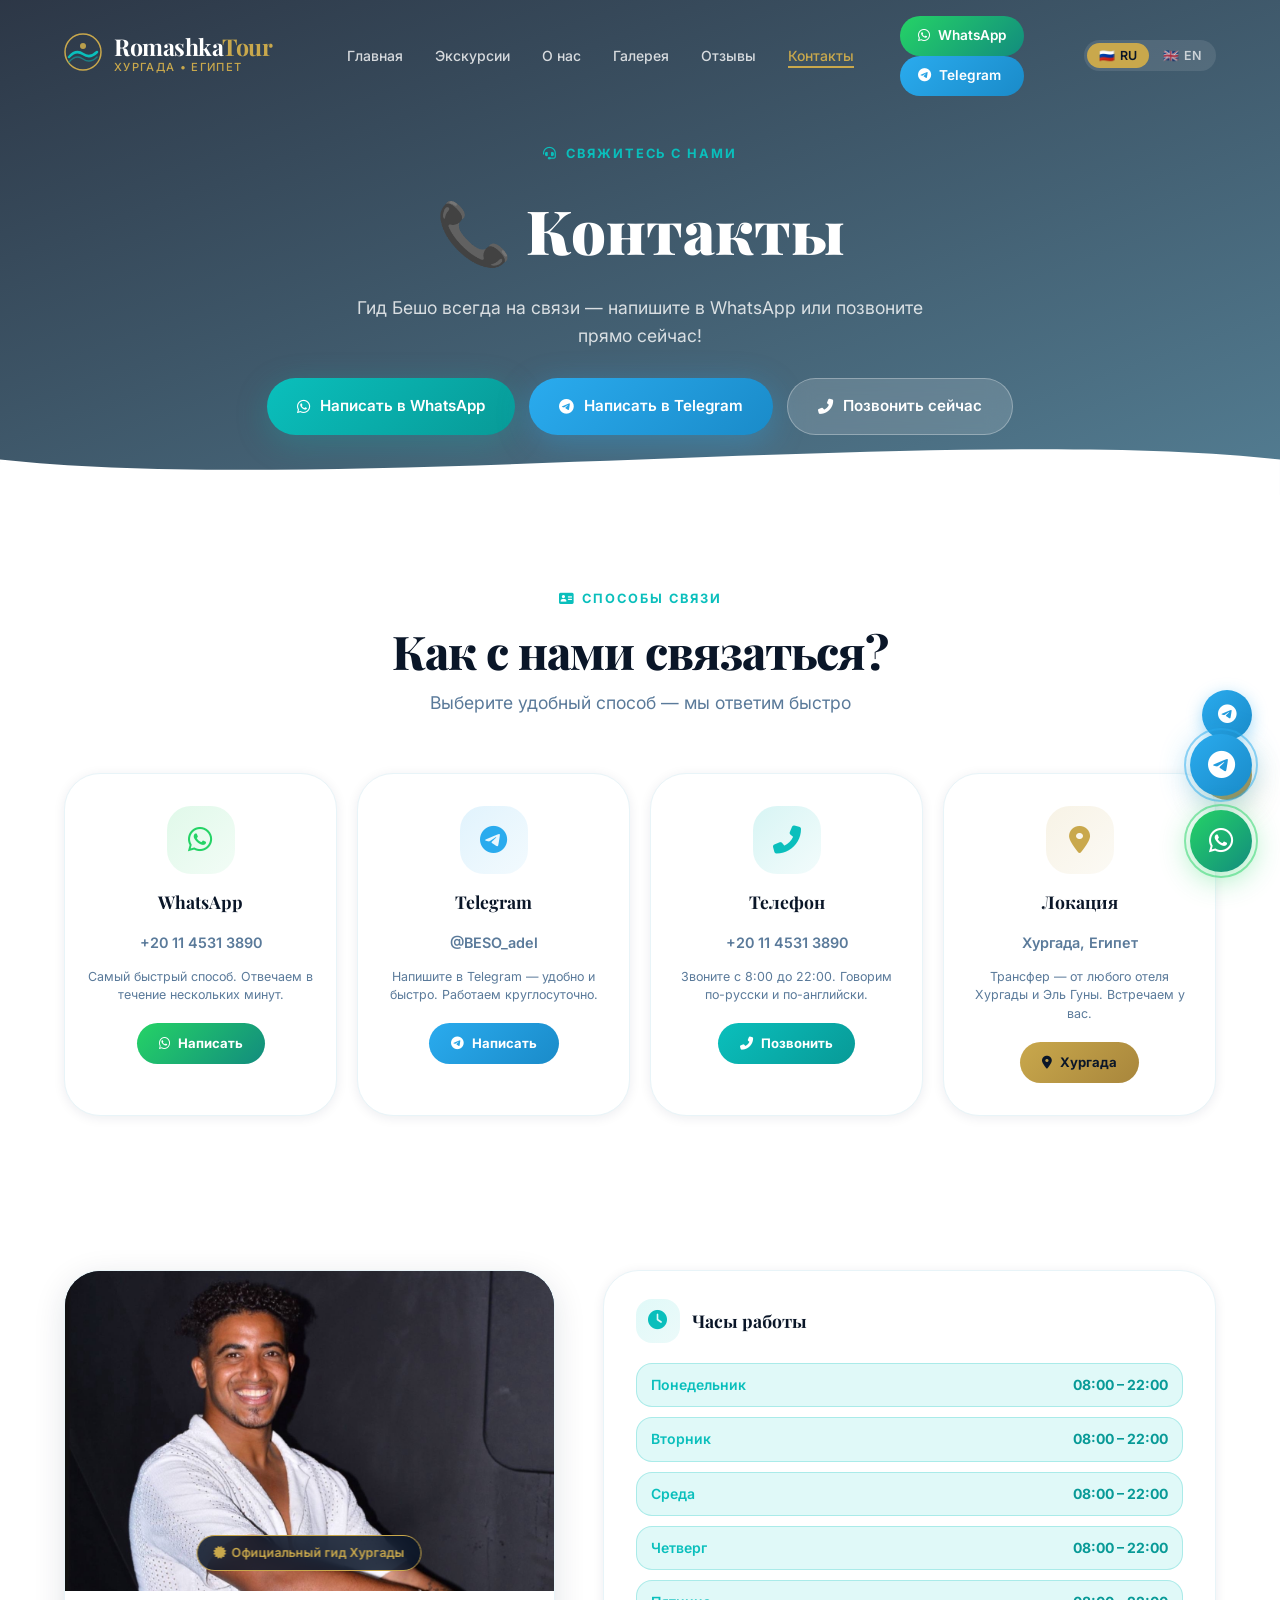
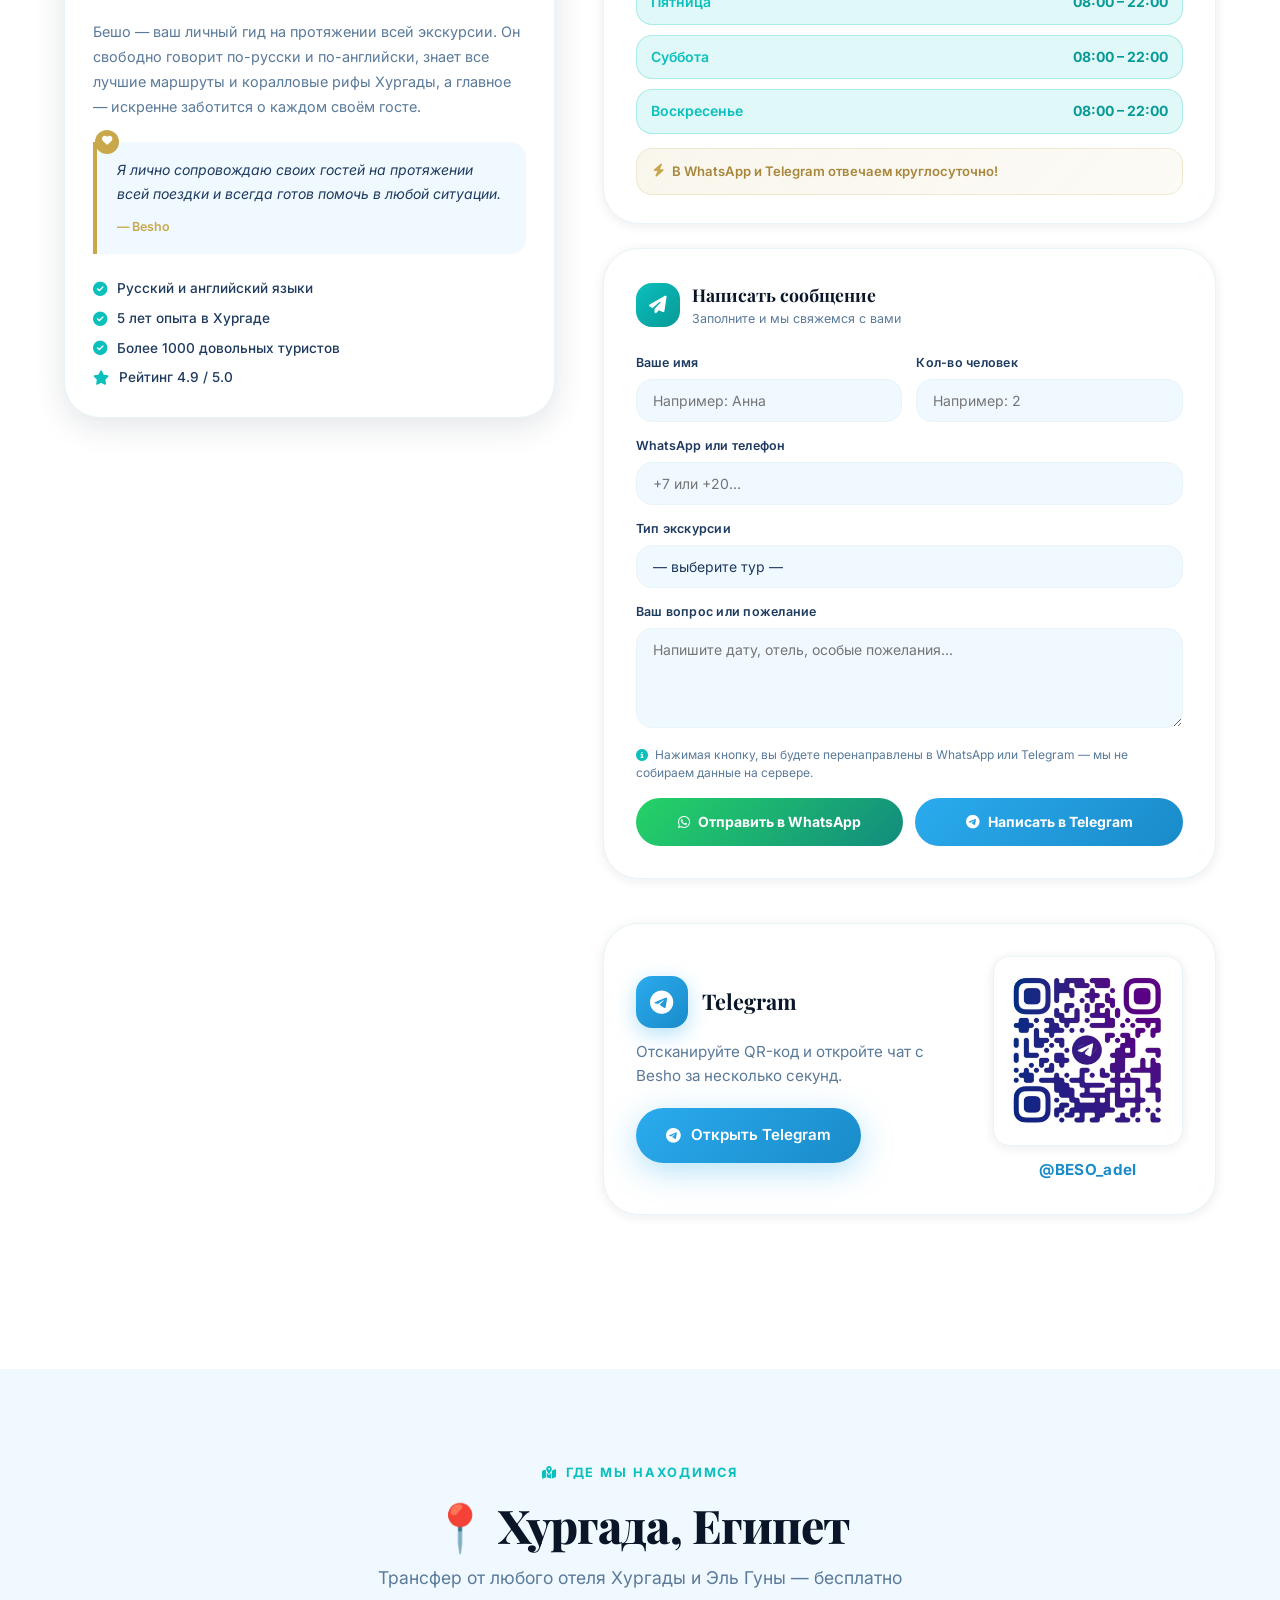
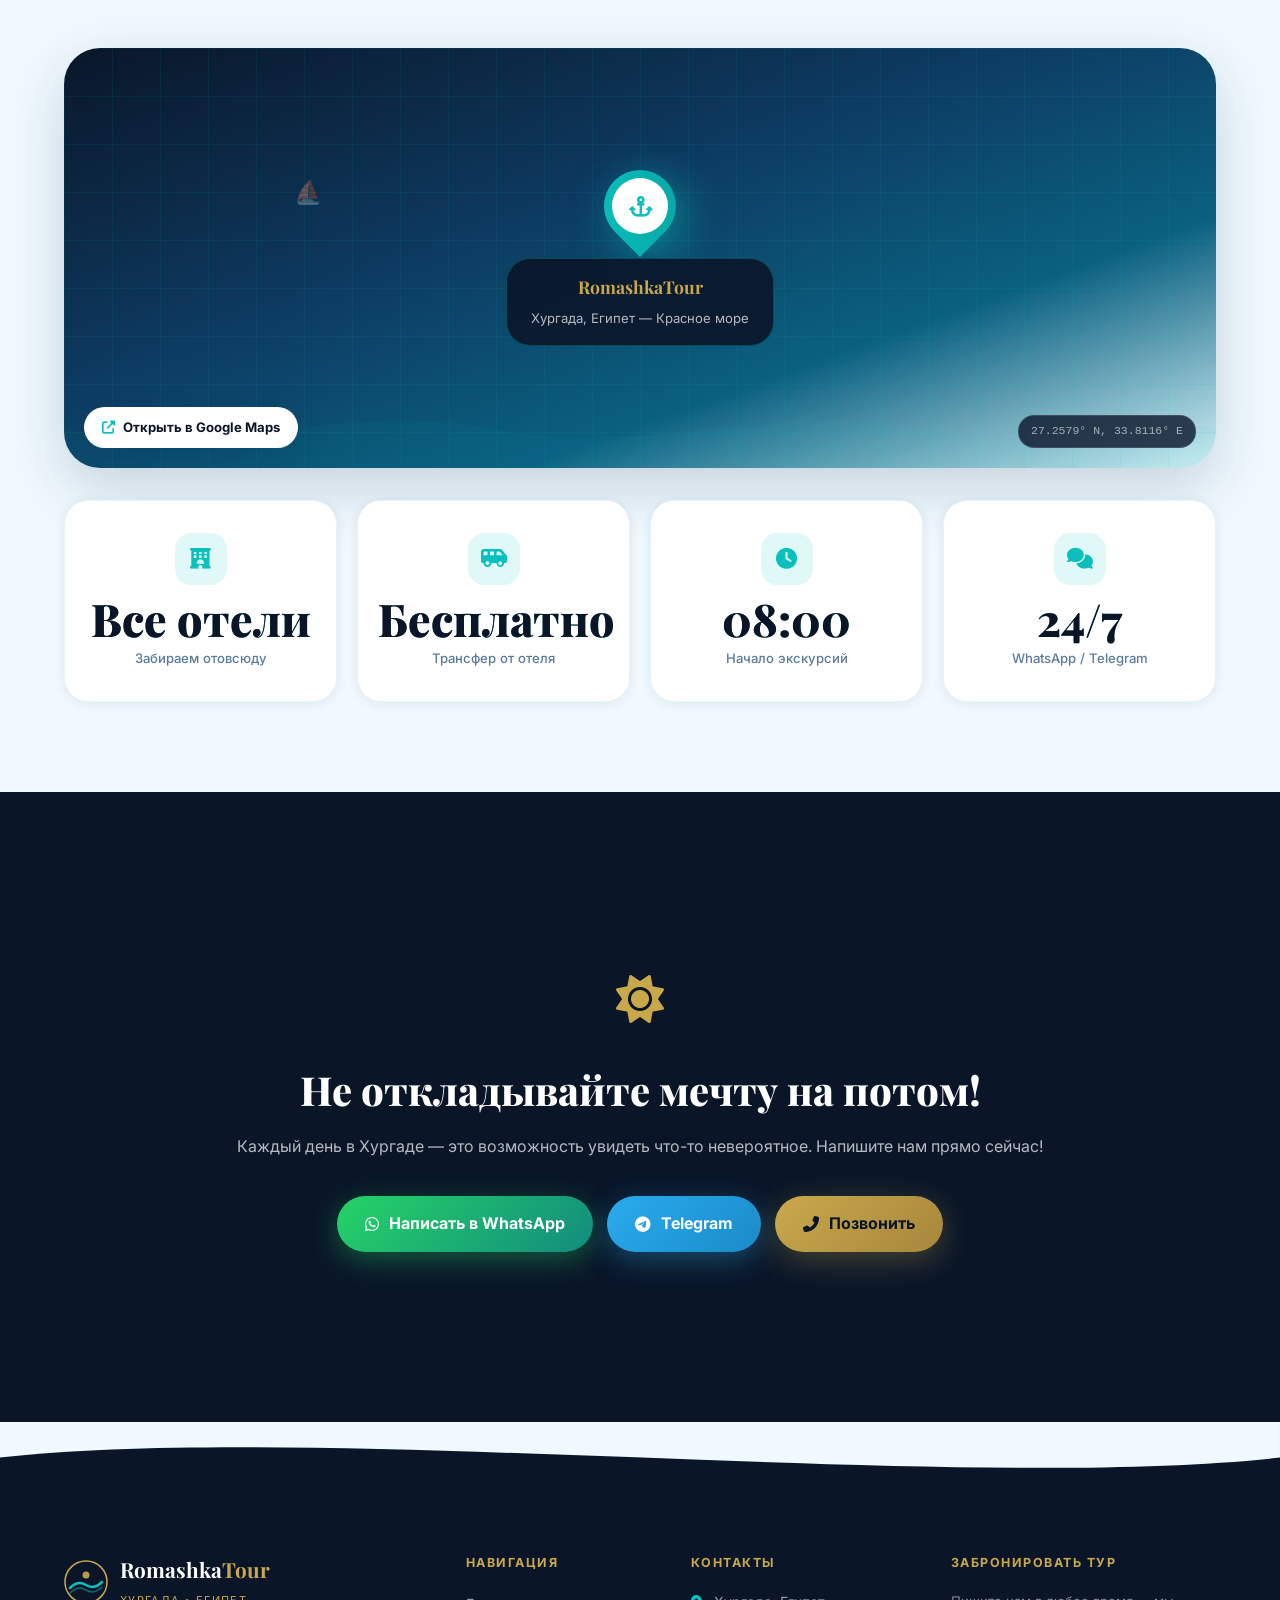
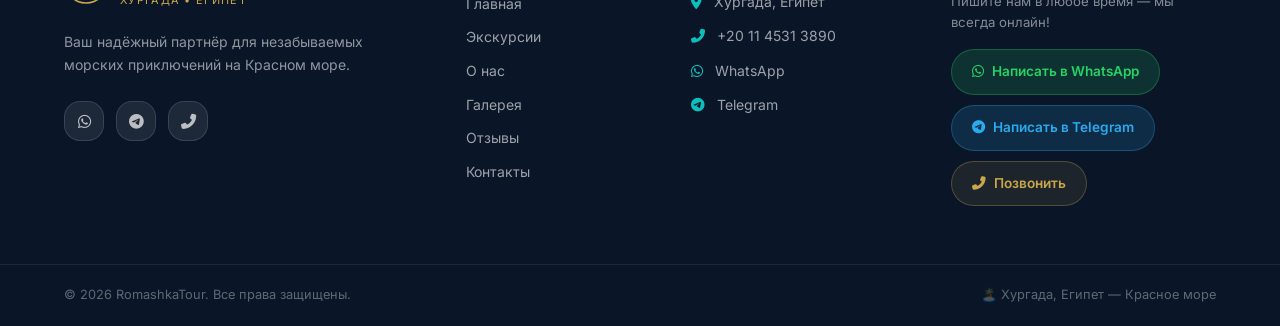
<file: contacts.html>
<!DOCTYPE html>
<html lang="ru">
<head>
  <meta charset="UTF-8" />
  <meta name="viewport" content="width=device-width, initial-scale=1.0" />
  <meta name="description" content="Контакты RomashkaTour — свяжитесь с гидом Бешо в WhatsApp, Telegram или по телефону. Хургада, Египет. Мы всегда на связи!" />
  <meta name="keywords" content="контакты RomashkaTour, WhatsApp Хургада, гид Бешо контакты, экскурсии Хургада телефон" />
  <meta name="author" content="RomashkaTour" />
  <meta property="og:title" content="Контакты — RomashkaTour Хургада" />
  <meta property="og:description" content="Свяжитесь с нами любым удобным способом — WhatsApp, Telegram, телефон. Гид Бешо всегда на связи!" />
  <meta property="og:type" content="website" />
  <title>Контакты — RomashkaTour | Гид Бешо, Хургада</title>
  <script>document.documentElement.classList.add('js');</script>
  <link rel="icon" type="image/svg+xml" href="data:image/svg+xml,%3Csvg xmlns=%27http://www.w3.org/2000/svg%27 viewBox=%270 0 60 60%27%3E%3Ccircle cx=%2730%27 cy=%2730%27 r=%2728%27 fill=%27%230A1628%27 stroke=%27%23C9A84C%27 stroke-width=%272%27/%3E%3Cpath d=%27M10 38 Q20 28 30 35 Q40 42 50 32%27 stroke=%27%230ABFBC%27 stroke-width=%273%27 fill=%27none%27 stroke-linecap=%27round%27/%3E%3Cpath d=%27M10 44 Q20 34 30 41 Q40 48 50 38%27 stroke=%27%230ABFBC%27 stroke-width=%272%27 fill=%27none%27 stroke-linecap=%27round%27 opacity=%270.6%27/%3E%3C/svg%3E" />
<meta name="theme-color" content="#0A1628" />
<link rel="preconnect" href="https://fonts.googleapis.com" />
  <link rel="preconnect" href="https://fonts.gstatic.com" crossorigin />
  <link href="https://fonts.googleapis.com/css2?family=Playfair+Display:ital,wght@0,400;0,600;0,700;0,900;1,400&family=Inter:wght@300;400;500;600;700&display=swap" rel="stylesheet" />
  <link rel="preconnect" href="https://cdnjs.cloudflare.com" crossorigin />
<link rel="stylesheet" href="https://cdnjs.cloudflare.com/ajax/libs/font-awesome/6.5.0/css/all.min.css" />
  <link rel="stylesheet" href="style.css" />

  <style>
    /* ─── CONTACTS PAGE — дополнительные стили, не пересекающиеся с style.css ─── */

    /* Контактные карточки — большой блок вверху */
    .contacts-top-grid {
      display: grid;
      grid-template-columns: repeat(4, 1fr);
      gap: 20px;
      margin-bottom: 64px;
    }
    .ct-card {
      background: white;
      border: 1px solid var(--gray-2);
      border-radius: var(--radius-xl);
      padding: 32px 20px;
      text-align: center;
      box-shadow: var(--shadow-sm);
      transition: var(--transition);
      display: flex;
      flex-direction: column;
      align-items: center;
      gap: 14px;
      text-decoration: none;
      position: relative;
      overflow: hidden;
    }
    .ct-card::before {
      content: '';
      position: absolute;
      bottom: 0; left: 0; right: 0;
      height: 3px;
      transform: scaleX(0);
      transform-origin: left;
      transition: var(--transition);
    }
    .ct-card:hover { transform: translateY(-8px); box-shadow: var(--shadow-lg); }
    .ct-card:hover::before { transform: scaleX(1); }

    .ct-card.ct-wa::before  { background: linear-gradient(90deg, #25d366, #128c7e); }
    .ct-card.ct-tg::before  { background: linear-gradient(90deg, #2AABEE, #1a8bc9); }
    .ct-card.ct-ph::before  { background: linear-gradient(90deg, var(--teal), var(--teal-dark)); }
    .ct-card.ct-loc::before { background: linear-gradient(90deg, var(--gold), var(--gold-dark)); }

    .ct-card-icon {
      width: 68px; height: 68px;
      border-radius: var(--radius-lg);
      display: flex; align-items: center; justify-content: center;
      font-size: 1.75rem;
      flex-shrink: 0;
    }
    .ct-wa  .ct-card-icon { background: linear-gradient(135deg, rgba(37,211,102,0.14), rgba(37,211,102,0.06)); color: #25d366; }
    .ct-tg  .ct-card-icon { background: linear-gradient(135deg, rgba(42,171,238,0.14), rgba(42,171,238,0.06)); color: #2AABEE; }
    .ct-ph  .ct-card-icon { background: linear-gradient(135deg, rgba(10,191,188,0.16), rgba(10,191,188,0.05)); color: var(--teal); }
    .ct-loc .ct-card-icon { background: linear-gradient(135deg, rgba(201,168,76,0.14), rgba(201,168,76,0.06)); color: var(--gold); }

    .ct-card h3 {
      font-family: var(--font-display);
      font-size: 1.1rem;
      font-weight: 700;
      color: var(--dark);
      margin: 0;
    }
    .ct-card-value {
      font-size: 0.9rem;
      font-weight: 600;
      color: var(--text-light);
    }
    .ct-card-sub {
      font-size: 0.78rem;
      color: var(--text-light);
      line-height: 1.5;
    }
    .ct-card-btn {
      display: inline-flex;
      align-items: center;
      gap: 8px;
      padding: 10px 22px;
      border-radius: var(--radius-full);
      font-size: 0.82rem;
      font-weight: 700;
      margin-top: 4px;
      transition: var(--transition);
    }
    .ct-wa  .ct-card-btn { background: linear-gradient(135deg, #25d366, #128c7e); color: white; }
    .ct-wa  .ct-card-btn:hover { box-shadow: 0 8px 24px rgba(37,211,102,0.4); transform: translateY(-2px); }
    .ct-tg  .ct-card-btn { background: linear-gradient(135deg, #2AABEE, #1a8bc9); color: white; }
    .ct-tg  .ct-card-btn:hover { box-shadow: 0 8px 24px rgba(42,171,238,0.4); transform: translateY(-2px); }
    .ct-ph  .ct-card-btn { background: linear-gradient(135deg, var(--teal), var(--teal-dark)); color: white; }
    .ct-ph  .ct-card-btn:hover { box-shadow: var(--shadow-teal); transform: translateY(-2px); }
    .ct-loc .ct-card-btn { background: linear-gradient(135deg, var(--gold), var(--gold-dark)); color: var(--dark); }
    .ct-loc .ct-card-btn:hover { box-shadow: var(--shadow-gold); transform: translateY(-2px); }

    /* ─── БЛОК ГИДА + КОНТАКТОВ ─── */
    .contacts-main-grid {
      display: grid;
      grid-template-columns: 1fr 1.25fr;
      gap: 48px;
      align-items: start;
      margin-bottom: 64px;
    }

    /* Карточка гида */
    .guide-contact-card {
      background: white;
      border: 1px solid var(--gray-2);
      border-radius: var(--radius-xl);
      overflow: hidden;
      box-shadow: var(--shadow-md);
    }
    .gcc-photo {
      position: relative;
      background: linear-gradient(160deg, #0a1628, #0a4a6e);
      min-height: 320px;
      display: flex;
      align-items: center;
      justify-content: center;
      overflow: hidden;
    }
    .gcc-photo img {
      width: 100%;
      height: 100%;
      object-fit: cover;
      position: absolute;
      inset: 0;
    }
    .gcc-photo-placeholder {
      position: relative;
      z-index: 1;
      display: flex;
      flex-direction: column;
      align-items: center;
      gap: 16px;
      padding: 40px;
      text-align: center;
    }
    .gcc-photo-icon {
      width: 100px; height: 100px;
      background: rgba(255,255,255,0.12);
      border: 2px solid rgba(255,255,255,0.25);
      border-radius: 50%;
      display: flex; align-items: center; justify-content: center;
      font-size: 2.8rem; color: rgba(255,255,255,0.6);
    }
    .gcc-photo-name {
      font-family: var(--font-display);
      font-size: 1.8rem;
      font-weight: 700;
      color: white;
    }
    .gcc-photo-title {
      font-size: 0.82rem;
      color: var(--gold);
      letter-spacing: 0.1em;
      text-transform: uppercase;
      font-weight: 600;
    }
    .gcc-photo-badge {
      display: inline-flex;
      align-items: center;
      gap: 6px;
      background: rgba(10,22,40,0.85);
      backdrop-filter: blur(12px);
      border: 1px solid var(--gold);
      color: var(--gold);
      padding: 7px 16px;
      border-radius: var(--radius-full);
      font-size: 0.78rem;
      font-weight: 600;
    }
    .gcc-body {
      padding: 28px;
    }
    .gcc-body p {
      font-size: 0.9rem;
      color: var(--text-light);
      line-height: 1.75;
      margin-bottom: 22px;
    }
    .gcc-quote {
      background: var(--off-white);
      border-left: 4px solid var(--gold);
      border-radius: 0 var(--radius-md) var(--radius-md) 0;
      padding: 16px 20px;
      margin-bottom: 24px;
      position: relative;
    }
    .gcc-quote-icon {
      position: absolute;
      top: -12px; left: -2px;
      width: 24px; height: 24px;
      background: var(--gold);
      border-radius: 50%;
      display: flex; align-items: center; justify-content: center;
      color: white; font-size: 0.65rem;
    }
    .gcc-quote p {
      font-size: 0.875rem;
      font-style: italic;
      color: var(--text);
      margin-bottom: 6px;
    }
    .gcc-quote cite {
      font-size: 0.78rem;
      color: var(--gold);
      font-weight: 600;
      font-style: normal;
    }
    .gcc-skills {
      display: flex;
      flex-direction: column;
      gap: 8px;
    }
    .gcc-skill {
      display: flex;
      align-items: center;
      gap: 10px;
      font-size: 0.85rem;
      color: var(--text);
      font-weight: 500;
    }
    .gcc-skill i { color: var(--teal); font-size: 0.9rem; }

    /* ─── ФОРМА / КОНТАКТЫ СПРАВА ─── */
    .contacts-right {
      display: flex;
      flex-direction: column;
      gap: 24px;
    }

    /* Часы работы */
    .hours-card {
      background: white;
      border: 1px solid var(--gray-2);
      border-radius: var(--radius-xl);
      padding: 28px 32px;
      box-shadow: var(--shadow-sm);
    }
    .hours-card-header {
      display: flex;
      align-items: center;
      gap: 12px;
      margin-bottom: 20px;
    }
    .hours-icon {
      width: 44px; height: 44px;
      background: linear-gradient(135deg, var(--teal-light), rgba(10,191,188,0.08));
      border-radius: var(--radius-md);
      display: flex; align-items: center; justify-content: center;
      font-size: 1.2rem; color: var(--teal);
    }
    .hours-title {
      font-family: var(--font-display);
      font-size: 1.1rem;
      font-weight: 700;
      color: var(--dark);
    }
    .hours-list {
      display: flex;
      flex-direction: column;
      gap: 10px;
    }
    .hours-row {
      display: flex;
      justify-content: space-between;
      align-items: center;
      padding: 10px 14px;
      border-radius: var(--radius-md);
      background: var(--off-white);
      font-size: 0.875rem;
    }
    .hours-day { color: var(--text); font-weight: 600; }
    .hours-time { color: var(--text-light); font-weight: 500; }
    .hours-row.today {
      background: var(--teal-light);
      border: 1px solid rgba(10,191,188,0.25);
    }
    .hours-row.today .hours-day { color: var(--teal); }
    .hours-row.today .hours-time { color: var(--teal-dark); font-weight: 700; }
    .hours-always {
      display: flex;
      align-items: center;
      gap: 8px;
      margin-top: 14px;
      padding: 12px 16px;
      background: linear-gradient(135deg, rgba(201,168,76,0.1), rgba(201,168,76,0.05));
      border: 1px solid rgba(201,168,76,0.2);
      border-radius: var(--radius-md);
      font-size: 0.82rem;
      color: var(--gold-dark);
      font-weight: 600;
    }
    .hours-always i { color: var(--gold); }

    /* Форма обращения */
    .contact-form-card {
      background: white;
      border: 1px solid var(--gray-2);
      border-radius: var(--radius-xl);
      padding: 32px;
      box-shadow: var(--shadow-sm);
    }
    .cfc-header {
      display: flex;
      align-items: center;
      gap: 12px;
      margin-bottom: 24px;
    }
    .cfc-icon {
      width: 44px; height: 44px;
      background: linear-gradient(135deg, var(--teal), var(--teal-dark));
      border-radius: var(--radius-md);
      display: flex; align-items: center; justify-content: center;
      font-size: 1.1rem; color: white;
    }
    .cfc-title {
      font-family: var(--font-display);
      font-size: 1.1rem;
      font-weight: 700;
      color: var(--dark);
    }
    .cfc-subtitle {
      font-size: 0.78rem;
      color: var(--text-light);
    }
    .cfc-fields {
      display: flex;
      flex-direction: column;
      gap: 14px;
      margin-bottom: 18px;
    }
    .cfc-row {
      display: grid;
      grid-template-columns: 1fr 1fr;
      gap: 14px;
    }
    .cfc-field {
      display: flex;
      flex-direction: column;
      gap: 6px;
    }
    .cfc-label {
      font-size: 0.78rem;
      font-weight: 600;
      color: var(--text);
      letter-spacing: 0.02em;
    }
    .cfc-input,
    .cfc-select,
    .cfc-textarea {
      width: 100%;
      padding: 12px 16px;
      border: 1.5px solid var(--gray-2);
      border-radius: var(--radius-md);
      font-family: var(--font-body);
      font-size: 0.875rem;
      color: var(--text);
      background: var(--off-white);
      transition: border-color 0.2s, box-shadow 0.2s;
      outline: none;
      appearance: none;
    }
    .cfc-input:focus,
    .cfc-select:focus,
    .cfc-textarea:focus {
      border-color: var(--teal);
      box-shadow: 0 0 0 3px rgba(10,191,188,0.12);
      background: white;
    }
    .cfc-textarea {
      resize: vertical;
      min-height: 100px;
    }
    .cfc-select {
      cursor: pointer;
    }
    .cfc-note {
      font-size: 0.75rem;
      color: var(--text-light);
      margin-bottom: 16px;
      line-height: 1.5;
    }
    .cfc-note i { color: var(--teal); margin-right: 4px; }
    .cfc-btns {
      display: flex;
      gap: 12px;
      flex-wrap: wrap;
    }
    .cfc-btn-wa {
      flex: 1;
      display: flex;
      align-items: center;
      justify-content: center;
      gap: 8px;
      padding: 13px 20px;
      background: linear-gradient(135deg, #25d366, #128c7e);
      color: white;
      border-radius: var(--radius-full);
      font-size: 0.875rem;
      font-weight: 700;
      transition: var(--transition);
      cursor: pointer;
      border: none;
      font-family: var(--font-body);
    }
    .cfc-btn-wa:hover {
      box-shadow: 0 8px 28px rgba(37,211,102,0.4);
      transform: translateY(-2px);
    }
    .cfc-btn-tg {
      flex: 1;
      display: flex;
      align-items: center;
      justify-content: center;
      gap: 8px;
      padding: 13px 20px;
      background: linear-gradient(135deg, #2AABEE, #1a8bc9);
      color: white;
      border-radius: var(--radius-full);
      font-size: 0.875rem;
      font-weight: 700;
      transition: var(--transition);
      cursor: pointer;
      border: none;
      font-family: var(--font-body);
      text-decoration: none;
    }
    .cfc-btn-tg:hover {
      box-shadow: 0 8px 28px rgba(42,171,238,0.4);
      transform: translateY(-2px);
    }

    /* ─── КАРТА ─── */
    .map-section {
      background: var(--off-white);
    }
    .map-wrapper {
      border-radius: var(--radius-xl);
      overflow: hidden;
      box-shadow: var(--shadow-lg);
      position: relative;
    }
    .map-placeholder {
      width: 100%;
      height: 420px;
      background: linear-gradient(160deg, #0a1628 0%, #0d3a60 40%, #0a6080 70%, #0ABFBC22 100%);
      display: flex;
      align-items: center;
      justify-content: center;
      position: relative;
      overflow: hidden;
    }
    .map-grid-lines {
      position: absolute;
      inset: 0;
      background-image:
        linear-gradient(rgba(10,191,188,0.08) 1px, transparent 1px),
        linear-gradient(90deg, rgba(10,191,188,0.08) 1px, transparent 1px);
      background-size: 48px 48px;
    }
    .map-pin-area {
      position: relative;
      z-index: 2;
      text-align: center;
      display: flex;
      flex-direction: column;
      align-items: center;
      gap: 16px;
    }
    .map-pin {
      width: 72px; height: 72px;
      background: linear-gradient(135deg, var(--teal), var(--teal-dark));
      border-radius: 50% 50% 50% 0;
      transform: rotate(-45deg);
      box-shadow: 0 12px 40px rgba(10,191,188,0.5);
      display: flex; align-items: center; justify-content: center;
      position: relative;
    }
    .map-pin::after {
      content: '';
      position: absolute;
      inset: 8px;
      background: white;
      border-radius: 50%;
    }
    .map-pin-inner {
      position: absolute;
      inset: 0;
      display: flex; align-items: center; justify-content: center;
      transform: rotate(45deg);
      z-index: 1;
      font-size: 1.3rem;
      color: var(--teal);
    }
    .map-pulse {
      position: absolute;
      width: 100%; height: 100%;
      border-radius: 50% 50% 50% 0;
      background: rgba(10,191,188,0.3);
      animation: mapPulse 2s ease infinite;
    }
    .map-pin-label {
      background: rgba(10,22,40,0.9);
      backdrop-filter: blur(12px);
      border: 1px solid rgba(10,191,188,0.3);
      color: white;
      padding: 14px 24px;
      border-radius: var(--radius-lg);
      text-align: center;
    }
    .map-pin-label strong {
      display: block;
      font-family: var(--font-display);
      font-size: 1.1rem;
      font-weight: 700;
      color: var(--gold);
      margin-bottom: 4px;
    }
    .map-pin-label span {
      font-size: 0.82rem;
      color: rgba(255,255,255,0.7);
    }
    .map-coords {
      position: absolute;
      bottom: 20px;
      right: 20px;
      background: rgba(10,22,40,0.8);
      backdrop-filter: blur(8px);
      border: 1px solid rgba(255,255,255,0.12);
      color: rgba(255,255,255,0.6);
      padding: 6px 12px;
      border-radius: var(--radius-md);
      font-size: 0.72rem;
      font-family: monospace;
    }
    .map-open-btn {
      position: absolute;
      bottom: 20px;
      left: 20px;
      display: inline-flex;
      align-items: center;
      gap: 8px;
      background: white;
      color: var(--dark);
      padding: 10px 18px;
      border-radius: var(--radius-full);
      font-size: 0.82rem;
      font-weight: 700;
      transition: var(--transition);
      text-decoration: none;
      box-shadow: var(--shadow-md);
    }
    .map-open-btn i { color: var(--teal); }
    .map-open-btn:hover {
      background: var(--teal);
      color: white;
      transform: translateY(-2px);
    }
    .map-open-btn:hover i { color: white; }

    /* Декоративные объекты на карте */
    .map-deco-ship {
      position: absolute;
      top: 30%; left: 20%;
      font-size: 1.4rem;
      opacity: 0.35;
      animation: floatShip 4s ease-in-out infinite;
    }
    .map-deco-wave {
      position: absolute;
      bottom: 0; left: 0; right: 0;
      line-height: 0;
      opacity: 0.3;
    }

    /* ─── БЫСТРЫЕ КНОПКИ (sticky) ─── */
    .sticky-contact-bar {
      position: fixed;
      bottom: 100px;
      right: 28px;
      z-index: 950;
      display: flex;
      flex-direction: column;
      gap: 10px;
    }
    .scb-btn {
      width: 50px; height: 50px;
      border-radius: 50%;
      display: flex; align-items: center; justify-content: center;
      font-size: 1.2rem;
      color: white;
      box-shadow: var(--shadow-md);
      transition: var(--transition);
      text-decoration: none;
    }
    .scb-btn:hover { transform: scale(1.12); }
    .scb-tg { background: linear-gradient(135deg, #2AABEE, #1a8bc9); box-shadow: 0 4px 16px rgba(42,171,238,0.4); }
    .scb-tg:hover { box-shadow: 0 8px 28px rgba(42,171,238,0.6); }
    .scb-phone { background: linear-gradient(135deg, var(--gold), var(--gold-dark)); box-shadow: var(--shadow-gold); }
    .scb-phone:hover { box-shadow: 0 8px 28px rgba(201,168,76,0.6); }

    /* Telegram QR card (под формой) */
    .tg-qr-card {
      background: white;
      border: 1px solid var(--gray-2);
      border-radius: var(--radius-xl);
      padding: 32px;
      box-shadow: var(--shadow-sm);
      margin-top: 20px;
      display: flex;
      align-items: center;
      gap: 32px;
      flex-wrap: wrap;
    }
    .tg-qr-info { flex: 1 1 320px; min-width: 260px; }
    .tg-qr-head {
      display: flex; align-items: center; gap: 14px; margin-bottom: 12px;
    }
    .tg-qr-icon {
      width: 52px; height: 52px; flex-shrink: 0;
      border-radius: var(--radius-md);
      background: linear-gradient(135deg, #2AABEE, #1a8bc9);
      display: flex; align-items: center; justify-content: center;
      color: white; font-size: 1.5rem;
      box-shadow: 0 6px 20px rgba(42,171,238,0.35);
    }
    .tg-qr-title {
      font-family: 'Playfair Display', serif;
      font-size: 1.35rem; font-weight: 700; color: var(--dark);
    }
    .tg-qr-text { color: var(--text-light); font-size: 0.95rem; line-height: 1.6; margin-bottom: 20px; }
    .tg-qr-visual {
      flex: 0 0 auto; margin: 0 auto;
      display: flex; flex-direction: column; align-items: center; gap: 12px;
    }
    .tg-qr-frame {
      background: white;
      border: 1px solid var(--gray-2);
      border-radius: var(--radius-md);
      padding: 14px;
      box-shadow: var(--shadow-sm);
      line-height: 0;
      transition: var(--transition);
    }
    .tg-qr-frame:hover { transform: translateY(-3px); box-shadow: var(--shadow-md); }
    .tg-qr-frame img { width: 160px; height: 160px; display: block; border-radius: var(--radius-sm); }
    .tg-qr-username {
      font-weight: 700; font-size: 0.95rem; color: #1a8bc9; letter-spacing: 0.02em;
    }
    @media (max-width: 640px) {
      .tg-qr-card { flex-direction: column; text-align: center; padding: 26px 20px; gap: 24px; }
      .tg-qr-head { justify-content: center; }
      .tg-qr-info .btn-telegram { width: 100%; max-width: 300px; justify-content: center; }
      .tg-qr-info { display: flex; flex-direction: column; align-items: center; }
    }

    /* ─── RESPONSIVE ─── */
    @media (max-width: 1024px) {
      .contacts-top-grid { grid-template-columns: repeat(2, 1fr); }
      .contacts-main-grid { grid-template-columns: 1fr; }
    }
    @media (max-width: 640px) {
      .contacts-top-grid { grid-template-columns: 1fr 1fr; gap: 12px; }
      .cfc-row { grid-template-columns: 1fr; }
      .map-placeholder { height: 300px; }
      .cfc-btns { flex-direction: column; }
      .cfc-btn-wa, .cfc-btn-tg { flex: unset; width: 100%; }
    }
    @media (max-width: 400px) {
      .contacts-top-grid { grid-template-columns: 1fr; }
    }

    /* Keyframe для пина карты */
    @keyframes mapPulse {
      0%   { transform: scale(1); opacity: 0.6; }
      70%  { transform: scale(2); opacity: 0; }
      100% { transform: scale(2); opacity: 0; }
    }
    @keyframes floatShip {
      0%, 100% { transform: translateY(0) rotate(-3deg); }
      50%       { transform: translateY(-10px) rotate(3deg); }
    }
  </style>
</head>
<body>

<!-- ========== PRELOADER ========== -->
<div class="preloader" id="preloader">
  <div class="preloader-inner">
    <div class="preloader-wave"></div>
    <div class="preloader-logo">
      <svg width="60" height="60" viewBox="0 0 60 60" fill="none">
        <circle cx="30" cy="30" r="28" stroke="#C9A84C" stroke-width="2"/>
        <path d="M10 38 Q20 28 30 35 Q40 42 50 32" stroke="#0ABFBC" stroke-width="3" fill="none" stroke-linecap="round"/>
        <path d="M10 44 Q20 34 30 41 Q40 48 50 38" stroke="#0ABFBC" stroke-width="2" fill="none" stroke-linecap="round" opacity="0.6"/>
      </svg>
    </div>
    <p class="preloader-text" data-ru="Загрузка..." data-en="Loading...">Загрузка...</p>
  </div>
</div>

<!-- ========== FLOATING WHATSAPP ========== -->
<a href="https://t.me/BESO_adel" target="_blank" class="telegram-float" aria-label="Telegram">
<i class="fab fa-telegram"></i>
<span class="telegram-pulse"></span>
</a>
<a href="https://wa.me/201145313890" target="_blank" class="whatsapp-float" aria-label="WhatsApp">
  <i class="fab fa-whatsapp"></i>
  <span class="whatsapp-pulse"></span>
</a>

<!-- ========== STICKY SIDE BUTTONS (Telegram + Phone) ========== -->
<div class="sticky-contact-bar">
  <a href="https://t.me/BESO_adel" target="_blank" class="scb-btn scb-tg" aria-label="Telegram">
    <i class="fab fa-telegram"></i>
  </a>
  <a href="tel:+201145313890" class="scb-btn scb-phone" aria-label="Phone">
    <i class="fas fa-phone-alt"></i>
  </a>
</div>

<!-- ========== HEADER / NAV ========== -->
<header class="header" id="header">
  <div class="header-inner container">

    <!-- LOGO -->
    <a href="index.html" class="logo">
      <div class="logo-icon">
        <svg width="38" height="38" viewBox="0 0 38 38" fill="none">
          <circle cx="19" cy="19" r="18" stroke="#C9A84C" stroke-width="1.5"/>
          <path d="M5 24 Q12 16 19 21 Q26 26 33 19" stroke="#0ABFBC" stroke-width="2.5" fill="none" stroke-linecap="round"/>
          <path d="M5 29 Q12 21 19 26 Q26 31 33 24" stroke="#0ABFBC" stroke-width="1.5" fill="none" stroke-linecap="round" opacity="0.5"/>
          <circle cx="19" cy="13" r="3" fill="#C9A84C" opacity="0.9"/>
        </svg>
      </div>
      <div class="logo-text">
        <span class="logo-name">Romashka<span>Tour</span></span>
        <span class="logo-sub" data-ru="Хургада • Египет" data-en="Hurghada • Egypt">Хургада • Египет</span>
      </div>
    </a>

    <!-- NAV -->
    <nav class="nav" id="nav">
      <ul class="nav-list">
        <li><a href="index.html"      class="nav-link"        data-ru="Главная"   data-en="Home">Главная</a></li>
        <li><a href="excursions.html" class="nav-link"        data-ru="Экскурсии" data-en="Excursions">Экскурсии</a></li>
        <li><a href="about.html"      class="nav-link"        data-ru="О нас"     data-en="About">О нас</a></li>
        <li><a href="gallery.html"    class="nav-link"        data-ru="Галерея"   data-en="Gallery">Галерея</a></li>
        <li><a href="reviews.html"    class="nav-link"        data-ru="Отзывы"    data-en="Reviews">Отзывы</a></li>
        <li><a href="contacts.html"   class="nav-link active" data-ru="Контакты"  data-en="Contacts">Контакты</a></li>
      </ul>
      <div class="nav-cta">
        <a href="https://wa.me/201145313890" target="_blank" class="btn-nav-wa">
          <i class="fab fa-whatsapp"></i>
          <span data-ru="WhatsApp" data-en="WhatsApp">WhatsApp</span>
        </a>
<a href="https://t.me/BESO_adel" target="_blank" class="btn-nav-tg">
<i class="fab fa-telegram"></i>
<span data-ru="Telegram" data-en="Telegram">Telegram</span>
</a>
      </div>
    </nav>

    <!-- CONTROLS -->
    <div class="header-controls">
      <div class="lang-switcher" id="langSwitcher">
        <button class="lang-btn active" data-lang="ru"><span class="flag">🇷🇺</span> RU</button>
        <button class="lang-btn"        data-lang="en"><span class="flag">🇬🇧</span> EN</button>
      </div>
      <button class="burger" id="burger" aria-label="Меню">
        <span></span><span></span><span></span>
      </button>
    </div>

  </div>
</header>

<!-- ========== PAGE HERO ========== -->
<section class="page-hero"
  style="background: linear-gradient(160deg, rgba(10,22,40,0.86) 0%, rgba(10,70,100,0.70) 100%),
         url('https://images.unsplash.com/photo-1507525428034-b723cf961d3e?w=1920&q=80') center/cover no-repeat;">
  <div class="page-hero-content" data-aos="fade-up">
    <div class="section-eyebrow" style="justify-content:center; margin-bottom:16px;">
      <i class="fas fa-headset"></i>
      <span data-ru="Свяжитесь с нами" data-en="Get in Touch">Свяжитесь с нами</span>
    </div>
    <h1 data-ru="📞 Контакты" data-en="📞 Contacts">📞 Контакты</h1>
    <p data-ru="Гид Бешо всегда на связи — напишите в WhatsApp или позвоните прямо сейчас!" data-en="Guide Besho is always available — write on WhatsApp or call right now!">
      Гид Бешо всегда на связи — напишите в WhatsApp или позвоните прямо сейчас!
    </p>
    <!-- Hero-кнопки -->
    <div class="hero-btns" style="margin-top:28px; margin-bottom:0;">
      <a href="https://wa.me/201145313890" target="_blank" class="btn-primary">
        <i class="fab fa-whatsapp"></i>
        <span data-ru="Написать в WhatsApp" data-en="Write on WhatsApp">Написать в WhatsApp</span>
      </a>
<a href="https://t.me/BESO_adel" target="_blank" class="btn-telegram">
<i class="fab fa-telegram"></i>
<span data-ru="Написать в Telegram" data-en="Write on Telegram">Написать в Telegram</span>
</a>
      <a href="tel:+201145313890" class="btn-secondary">
        <i class="fas fa-phone-alt"></i>
        <span data-ru="Позвонить сейчас" data-en="Call Now">Позвонить сейчас</span>
      </a>
    </div>
  </div>
  <div class="page-hero-wave">
    <svg viewBox="0 0 1440 80" fill="none" xmlns="http://www.w3.org/2000/svg">
      <path d="M0,40 C360,80 1080,0 1440,40 L1440,80 L0,80 Z" fill="#ffffff"/>
    </svg>
  </div>
</section>

<!-- ========== 4 КОНТАКТНЫХ КАРТОЧКИ ========== -->
<section class="section-pad" style="background:#fff; padding-bottom:0;">
  <div class="container">

    <div class="section-header" data-aos="fade-up">
      <div class="section-eyebrow">
        <i class="fas fa-address-card"></i>
        <span data-ru="Способы связи" data-en="Ways to Contact">Способы связи</span>
      </div>
      <h2 class="section-title" data-ru="Как с нами связаться?" data-en="How to Reach Us?">Как с нами связаться?</h2>
      <p class="section-subtitle" data-ru="Выберите удобный способ — мы ответим быстро" data-en="Choose your preferred way — we respond quickly">Выберите удобный способ — мы ответим быстро</p>
    </div>

    <div class="contacts-top-grid">

      <!-- WhatsApp -->
      <a href="https://wa.me/201145313890" target="_blank" class="ct-card ct-wa" data-aos="fade-up" data-aos-delay="0">
        <div class="ct-card-icon"><i class="fab fa-whatsapp"></i></div>
        <h3>WhatsApp</h3>
        <div class="ct-card-value">+20 11 4531 3890</div>
        <div class="ct-card-sub" data-ru="Самый быстрый способ. Отвечаем в течение нескольких минут." data-en="The fastest way. We reply within minutes.">Самый быстрый способ. Отвечаем в течение нескольких минут.</div>
        <span class="ct-card-btn">
          <i class="fab fa-whatsapp"></i>
          <span data-ru="Написать" data-en="Write">Написать</span>
        </span>
      </a>

      <!-- Telegram -->
      <a href="https://t.me/BESO_adel" target="_blank" class="ct-card ct-tg" data-aos="fade-up" data-aos-delay="100">
        <div class="ct-card-icon"><i class="fab fa-telegram"></i></div>
        <h3>Telegram</h3>
        <div class="ct-card-value">@BESO_adel</div>
        <div class="ct-card-sub" data-ru="Напишите в Telegram — удобно и быстро. Работаем круглосуточно." data-en="Write on Telegram — convenient and fast. We work around the clock.">Напишите в Telegram — удобно и быстро. Работаем круглосуточно.</div>
        <span class="ct-card-btn">
          <i class="fab fa-telegram"></i>
          <span data-ru="Написать" data-en="Write">Написать</span>
        </span>
      </a>

      <!-- Телефон -->
      <a href="tel:+201145313890" class="ct-card ct-ph" data-aos="fade-up" data-aos-delay="200">
        <div class="ct-card-icon"><i class="fas fa-phone-alt"></i></div>
        <h3 data-ru="Телефон" data-en="Phone">Телефон</h3>
        <div class="ct-card-value">+20 11 4531 3890</div>
        <div class="ct-card-sub" data-ru="Звоните с 8:00 до 22:00. Говорим по-русски и по-английски." data-en="Call from 8:00 to 22:00. We speak Russian and English.">Звоните с 8:00 до 22:00. Говорим по-русски и по-английски.</div>
        <span class="ct-card-btn">
          <i class="fas fa-phone-alt"></i>
          <span data-ru="Позвонить" data-en="Call">Позвонить</span>
        </span>
      </a>

      <!-- Локация -->
      <div class="ct-card ct-loc" data-aos="fade-up" data-aos-delay="300">
        <div class="ct-card-icon"><i class="fas fa-map-marker-alt"></i></div>
        <h3 data-ru="Локация" data-en="Location">Локация</h3>
        <div class="ct-card-value" data-ru="Хургада, Египет" data-en="Hurghada, Egypt">Хургада, Египет</div>
        <div class="ct-card-sub" data-ru="Трансфер — от любого отеля Хургады и Эль Гуны. Встречаем у вас." data-en="Transfer from any hotel in Hurghada and El Gouna. We meet you there.">Трансфер — от любого отеля Хургады и Эль Гуны. Встречаем у вас.</div>
        <span class="ct-card-btn" style="cursor:default;">
          <i class="fas fa-map-marker-alt"></i>
          <span data-ru="Хургада" data-en="Hurghada">Хургада</span>
        </span>
      </div>

    </div>
  </div>
</section>

<!-- ========== БЛОК ГИДА + ФОРМА ========== -->
<section class="section-pad" style="background:#fff;">
  <div class="container">
    <div class="contacts-main-grid">

      <!-- КАРТОЧКА ГИДА БИШОЯ -->
      <div class="guide-contact-card" data-aos="fade-right">
        <div class="gcc-photo">
          <!-- Если фото существует — покажет; иначе SVG-placeholder -->
          <img src="images/boss 32.jpg" alt="Гид Бешо — RomashkaTour"
               onerror="this.style.display='none'; document.getElementById('bplaceholder').style.display='flex';" loading="lazy" decoding="async">
          <div class="gcc-photo-placeholder" id="bplaceholder" style="display:none;">
            <div class="gcc-photo-icon">
              <i class="fas fa-user-tie"></i>
            </div>
            <div class="gcc-photo-name">Besho</div>
            <div class="gcc-photo-title" data-ru="Личный гид • Хургада" data-en="Personal Guide • Hurghada">Личный гид • Хургада</div>
            <div class="gcc-photo-badge">
              <i class="fas fa-certificate"></i>
              <span data-ru="Сертифицированный гид" data-en="Certified Guide">Сертифицированный гид</span>
            </div>
          </div>
          <!-- Всегда показываем badge поверх фото -->
          <div style="position:absolute;bottom:20px;left:50%;transform:translateX(-50%);z-index:2;">
            <div class="gcc-photo-badge">
              <i class="fas fa-certificate"></i>
              <span data-ru="Официальный гид Хургады" data-en="Official Hurghada Guide">Официальный гид Хургады</span>
            </div>
          </div>
        </div>

        <div class="gcc-body">
          <p data-ru="Бешо — ваш личный гид на протяжении всей экскурсии. Он свободно говорит по-русски и по-английски, знает все лучшие маршруты и коралловые рифы Хургады, а главное — искренне заботится о каждом своём госте." data-en="Besho is your personal guide throughout the entire excursion. He speaks fluent Russian and English, knows all the best routes and coral reefs of Hurghada, and most importantly — genuinely cares about every one of his guests.">
            Бешо — ваш личный гид на протяжении всей экскурсии. Он свободно говорит по-русски и по-английски, знает все лучшие маршруты и коралловые рифы Хургады, а главное — искренне заботится о каждом своём госте.
          </p>

          <div class="gcc-quote">
            <div class="gcc-quote-icon"><i class="fas fa-heart"></i></div>
            <p data-ru="Я лично сопровождаю своих гостей на протяжении всей поездки и всегда готов помочь в любой ситуации." data-en="I personally accompany my guests throughout the entire trip and am always ready to help in any situation.">
              Я лично сопровождаю своих гостей на протяжении всей поездки и всегда готов помочь в любой ситуации.
            </p>
            <cite>— Besho</cite>
          </div>

          <ul class="gcc-skills">
            <li class="gcc-skill">
              <i class="fas fa-check-circle"></i>
              <span data-ru="Русский и английский языки" data-en="Russian and English languages">Русский и английский языки</span>
            </li>
            <li class="gcc-skill">
              <i class="fas fa-check-circle"></i>
              <span data-ru="5 лет опыта в Хургаде" data-en="5 years of experience in Hurghada">5 лет опыта в Хургаде</span>
            </li>
            <li class="gcc-skill">
              <i class="fas fa-check-circle"></i>
              <span data-ru="Более 1000 довольных туристов" data-en="Over 1000 happy tourists">Более 1000 довольных туристов</span>
            </li>
            <li class="gcc-skill">
              <i class="fas fa-star"></i>
              <span data-ru="Рейтинг 4.9 / 5.0" data-en="Rating 4.9 / 5.0">Рейтинг 4.9 / 5.0</span>
            </li>
          </ul>
        </div>
      </div>

      <!-- ПРАВАЯ КОЛОНКА: ЧАСЫ + ФОРМА -->
      <div class="contacts-right" data-aos="fade-left">

        <!-- ЧАСЫ РАБОТЫ -->
        <div class="hours-card">
          <div class="hours-card-header">
            <div class="hours-icon"><i class="fas fa-clock"></i></div>
            <div>
              <div class="hours-title" data-ru="Часы работы" data-en="Working Hours">Часы работы</div>
            </div>
          </div>
          <div class="hours-list">
            <div class="hours-row today">
              <span class="hours-day" data-ru="Понедельник" data-en="Monday">Понедельник</span>
              <span class="hours-time">08:00 – 22:00</span>
            </div>
            <div class="hours-row today">
              <span class="hours-day" data-ru="Вторник" data-en="Tuesday">Вторник</span>
              <span class="hours-time">08:00 – 22:00</span>
            </div>
            <div class="hours-row today">
              <span class="hours-day" data-ru="Среда" data-en="Wednesday">Среда</span>
              <span class="hours-time">08:00 – 22:00</span>
            </div>
            <div class="hours-row today">
              <span class="hours-day" data-ru="Четверг" data-en="Thursday">Четверг</span>
              <span class="hours-time">08:00 – 22:00</span>
            </div>
            <div class="hours-row today">
              <span class="hours-day" data-ru="Пятница" data-en="Friday">Пятница</span>
              <span class="hours-time">08:00 – 22:00</span>
            </div>
            <div class="hours-row today">
              <span class="hours-day" data-ru="Суббота" data-en="Saturday">Суббота</span>
              <span class="hours-time">08:00 – 22:00</span>
            </div>
            <div class="hours-row today">
              <span class="hours-day" data-ru="Воскресенье" data-en="Sunday">Воскресенье</span>
              <span class="hours-time">08:00 – 22:00</span>
            </div>
          </div>
          <div class="hours-always">
            <i class="fas fa-bolt"></i>
            <span data-ru="В WhatsApp и Telegram отвечаем круглосуточно!" data-en="We reply on WhatsApp and Telegram 24/7!">В WhatsApp и Telegram отвечаем круглосуточно!</span>
          </div>
        </div>

        <!-- ФОРМА ОБРАЩЕНИЯ -->
        <div class="contact-form-card">
          <div class="cfc-header">
            <div class="cfc-icon"><i class="fas fa-paper-plane"></i></div>
            <div>
              <div class="cfc-title" data-ru="Написать сообщение" data-en="Send a Message">Написать сообщение</div>
              <div class="cfc-subtitle" data-ru="Заполните и мы свяжемся с вами" data-en="Fill in and we will contact you">Заполните и мы свяжемся с вами</div>
            </div>
          </div>

          <div class="cfc-fields" id="contactFormFields">
            <div class="cfc-row">
              <div class="cfc-field">
                <label class="cfc-label" data-ru="Ваше имя" data-en="Your Name">Ваше имя</label>
                <input class="cfc-input" id="cf-name" type="text"
                       data-placeholder-ru="Например: Анна" data-placeholder-en="E.g.: Anna"
                       placeholder="Например: Анна" />
              </div>
              <div class="cfc-field">
                <label class="cfc-label" data-ru="Кол-во человек" data-en="Number of People">Кол-во человек</label>
                <input class="cfc-input" id="cf-people" type="number" min="1" max="99"
                       data-placeholder-ru="Например: 2" data-placeholder-en="E.g.: 2"
                       placeholder="Например: 2" />
              </div>
            </div>
            <div class="cfc-field">
              <label class="cfc-label" data-ru="WhatsApp или телефон" data-en="WhatsApp or Phone">WhatsApp или телефон</label>
              <input class="cfc-input" id="cf-phone" type="tel"
                     data-placeholder-ru="+7 или +20..." data-placeholder-en="+7 or +20..."
                     placeholder="+7 или +20..." />
            </div>
            <div class="cfc-field">
              <label class="cfc-label" data-ru="Тип экскурсии" data-en="Excursion Type">Тип экскурсии</label>
              <select class="cfc-select" id="cf-tour">
                <option value="" data-ru="— выберите тур —" data-en="— select tour —">— выберите тур —</option>
                <option value="paradise" data-ru="🏝️ Райский остров (VIP)" data-en="🏝️ Paradise Island (VIP)">🏝️ Райский остров (VIP)</option>
                <option value="snorkel" data-ru="🤿 Снорклинг — коралловые рифы" data-en="🤿 Snorkeling — coral reefs">🤿 Снорклинг — коралловые рифы</option>
                <option value="sunset" data-ru="🌅 Закатная прогулка на яхте" data-en="🌅 Sunset yacht cruise">🌅 Закатная прогулка на яхте</option>
                <option value="private" data-ru="💎 Приватная VIP-яхта" data-en="💎 Private VIP yacht">💎 Приватная VIP-яхта</option>
                <option value="other" data-ru="✏️ Другое / уточнить" data-en="✏️ Other / clarify">✏️ Другое / уточнить</option>
              </select>
            </div>
            <div class="cfc-field">
              <label class="cfc-label" data-ru="Ваш вопрос или пожелание" data-en="Your Question or Request">Ваш вопрос или пожелание</label>
              <textarea class="cfc-textarea" id="cf-message"
                        data-placeholder-ru="Напишите дату, отель, особые пожелания..." data-placeholder-en="Write date, hotel, special requests..."
                        placeholder="Напишите дату, отель, особые пожелания..."></textarea>
            </div>
          </div>

          <p class="cfc-note">
            <i class="fas fa-info-circle"></i>
            <span data-ru="Нажимая кнопку, вы будете перенаправлены в WhatsApp или Telegram — мы не собираем данные на сервере." data-en="By clicking the button, you will be redirected to WhatsApp or Telegram — we do not collect data on a server.">Нажимая кнопку, вы будете перенаправлены в WhatsApp или Telegram — мы не собираем данные на сервере.</span>
          </p>

          <div class="cfc-btns">
            <button class="cfc-btn-wa" id="sendToWa" type="button">
              <i class="fab fa-whatsapp"></i>
              <span data-ru="Отправить в WhatsApp" data-en="Send to WhatsApp">Отправить в WhatsApp</span>
            </button>
            <a href="https://t.me/BESO_adel" target="_blank" class="cfc-btn-tg" id="sendToTg">
              <i class="fab fa-telegram"></i>
              <span data-ru="Написать в Telegram" data-en="Write to Telegram">Написать в Telegram</span>
            </a>
          </div>
        </div>



      <!-- TELEGRAM QR -->
      <div class="tg-qr-card" data-aos="fade-up">
        <div class="tg-qr-info">
          <div class="tg-qr-head">
            <div class="tg-qr-icon"><i class="fab fa-telegram"></i></div>
            <div class="tg-qr-title" data-ru="Telegram" data-en="Telegram">Telegram</div>
          </div>
          <p class="tg-qr-text" data-ru="Отсканируйте QR-код и откройте чат с Besho за несколько секунд." data-en="Scan the QR code to start chatting with Besho in seconds.">Отсканируйте QR-код и откройте чат с Besho за несколько секунд.</p>
          <a href="https://t.me/BESO_adel" target="_blank" class="btn-telegram">
            <i class="fab fa-telegram"></i>
            <span data-ru="Открыть Telegram" data-en="Open Telegram">Открыть Telegram</span>
          </a>
        </div>
        <div class="tg-qr-visual">
          <a href="https://t.me/BESO_adel" target="_blank" class="tg-qr-frame" aria-label="Telegram QR">
            <img src="images/qr.jpeg" alt="Telegram QR — @BESO_adel" width="160" height="160" loading="lazy" decoding="async">
          </a>
          <div class="tg-qr-username">@BESO_adel</div>
        </div>
      </div>
      </div><!-- /.contacts-right -->
    </div><!-- /.contacts-main-grid -->
  </div>
</section>

<!-- ========== КАРТА / МЕСТОПОЛОЖЕНИЕ ========== -->
<section class="map-section section-pad">
  <div class="container">
    <div class="section-header" data-aos="fade-up">
      <div class="section-eyebrow">
        <i class="fas fa-map-marked-alt"></i>
        <span data-ru="Где мы находимся" data-en="Where We Are">Где мы находимся</span>
      </div>
      <h2 class="section-title" data-ru="📍 Хургада, Египет" data-en="📍 Hurghada, Egypt">📍 Хургада, Египет</h2>
      <p class="section-subtitle" data-ru="Трансфер от любого отеля Хургады и Эль Гуны — бесплатно" data-en="Transfer from any hotel in Hurghada and El Gouna — free of charge">Трансфер от любого отеля Хургады и Эль Гуны — бесплатно</p>
    </div>

    <div class="map-wrapper" data-aos="fade-up">
      <div class="map-placeholder">
        <!-- Декоративная сетка -->
        <div class="map-grid-lines"></div>

        <!-- Декоративный кораблик -->
        <div class="map-deco-ship">⛵</div>

        <!-- Центральный пин -->
        <div class="map-pin-area">
          <div class="map-pin">
            <div class="map-pulse"></div>
            <div class="map-pin-inner"><i class="fas fa-anchor"></i></div>
          </div>
          <div class="map-pin-label">
            <strong>RomashkaTour</strong>
            <span data-ru="Хургада, Египет — Красное море" data-en="Hurghada, Egypt — Red Sea">Хургада, Египет — Красное море</span>
          </div>
        </div>

        <!-- Декоративные волны снизу -->
        <div class="map-deco-wave">
          <svg viewBox="0 0 1200 80" fill="none">
            <path d="M0,40 C150,70 300,10 450,40 C600,70 750,10 900,40 C1050,70 1150,20 1200,40 L1200,80 L0,80 Z" fill="#0ABFBC" opacity="0.15"/>
          </svg>
        </div>

        <!-- Координаты -->
        <div class="map-coords">27.2579° N, 33.8116° E</div>

        <!-- Кнопка открытия карты -->
        <a href="https://maps.google.com/?q=Hurghada+Egypt" target="_blank" class="map-open-btn">
          <i class="fas fa-external-link-alt"></i>
          <span data-ru="Открыть в Google Maps" data-en="Open in Google Maps">Открыть в Google Maps</span>
        </a>
      </div>
    </div>

    <!-- Инфо под картой -->
    <div class="stats-grid" style="margin-top:32px;">
      <div class="stat-card" data-aos="fade-up" data-aos-delay="0">
        <div class="stat-icon"><i class="fas fa-hotel"></i></div>
        <div class="stat-num" style="-webkit-text-fill-color:unset; color:var(--dark);" data-ru="Все отели" data-en="All Hotels">Все отели</div>
        <div class="stat-label" data-ru="Забираем отовсюду" data-en="We pick up from anywhere">Забираем отовсюду</div>
      </div>
      <div class="stat-card" data-aos="fade-up" data-aos-delay="100">
        <div class="stat-icon"><i class="fas fa-shuttle-van"></i></div>
        <div class="stat-num" style="-webkit-text-fill-color:unset; color:var(--dark);" data-ru="Бесплатно" data-en="Free">Бесплатно</div>
        <div class="stat-label" data-ru="Трансфер от отеля" data-en="Transfer from hotel">Трансфер от отеля</div>
      </div>
      <div class="stat-card" data-aos="fade-up" data-aos-delay="200">
        <div class="stat-icon"><i class="fas fa-clock"></i></div>
        <div class="stat-num" style="-webkit-text-fill-color:unset; color:var(--dark);">08:00</div>
        <div class="stat-label" data-ru="Начало экскурсий" data-en="Excursions start">Начало экскурсий</div>
      </div>
      <div class="stat-card" data-aos="fade-up" data-aos-delay="300">
        <div class="stat-icon"><i class="fas fa-comments"></i></div>
        <div class="stat-num" style="-webkit-text-fill-color:unset; color:var(--dark);">24/7</div>
        <div class="stat-label" data-ru="WhatsApp / Telegram" data-en="WhatsApp / Telegram">WhatsApp / Telegram</div>
      </div>
    </div>
  </div>
</section>

<!-- ========== CTA BANNER ========== -->
<section class="cta-banner">
  <div class="cta-wave-top">
    <svg viewBox="0 0 1440 80" fill="none"><path d="M0,40 C360,80 1080,0 1440,40 L1440,80 L0,80 Z" fill="#0A1628"/></svg>
  </div>
  <div class="cta-content container" data-aos="fade-up">
    <div class="cta-icon"><i class="fas fa-sun"></i></div>
    <h2 data-ru="Не откладывайте мечту на потом!" data-en="Don't Put Your Dream Off!">Не откладывайте мечту на потом!</h2>
    <p data-ru="Каждый день в Хургаде — это возможность увидеть что-то невероятное. Напишите нам прямо сейчас!" data-en="Every day in Hurghada is a chance to see something incredible. Write to us right now!">Каждый день в Хургаде — это возможность увидеть что-то невероятное. Напишите нам прямо сейчас!</p>
    <div class="cta-btns">
      <a href="https://wa.me/201145313890" target="_blank" class="btn-wa-big">
        <i class="fab fa-whatsapp"></i>
        <span data-ru="Написать в WhatsApp" data-en="WhatsApp Us">Написать в WhatsApp</span>
      </a>
      <a href="https://t.me/BESO_adel" target="_blank" class="btn-tg-big">
        <i class="fab fa-telegram"></i>
        <span data-ru="Telegram" data-en="Telegram">Telegram</span>
      </a>
      <a href="tel:+201145313890" class="btn-call-big">
        <i class="fas fa-phone-alt"></i>
        <span data-ru="Позвонить" data-en="Call">Позвонить</span>
      </a>
    </div>
  </div>
  <div class="cta-wave-bottom">
    <svg viewBox="0 0 1440 80" fill="none"><path d="M0,40 C360,0 1080,80 1440,40 L1440,0 L0,0 Z" fill="#0A1628"/></svg>
  </div>
</section>

<!-- ========== FOOTER ========== -->
<footer class="footer">
  <div class="footer-wave">
    <svg viewBox="0 0 1440 80" fill="none"><path d="M0,40 C360,0 1080,80 1440,40 L1440,0 L0,0 Z" fill="#F0F9FF"/></svg>
  </div>

  <div class="footer-main container">

    <div class="footer-brand">
      <a href="index.html" class="footer-logo">
        <svg width="44" height="44" viewBox="0 0 44 44" fill="none">
          <circle cx="22" cy="22" r="21" stroke="#C9A84C" stroke-width="1.5"/>
          <path d="M6 28 Q14 20 22 25 Q30 30 38 22" stroke="#0ABFBC" stroke-width="2.5" fill="none" stroke-linecap="round"/>
          <path d="M6 33 Q14 25 22 30 Q30 35 38 27" stroke="#0ABFBC" stroke-width="1.5" fill="none" stroke-linecap="round" opacity="0.5"/>
          <circle cx="22" cy="15" r="3.5" fill="#C9A84C" opacity="0.9"/>
        </svg>
        <div>
          <span class="footer-logo-name">Romashka<span>Tour</span></span>
          <span class="footer-logo-sub" data-ru="Хургада • Египет" data-en="Hurghada • Egypt">Хургада • Египет</span>
        </div>
      </a>
      <p class="footer-desc" data-ru="Ваш надёжный партнёр для незабываемых морских приключений на Красном море." data-en="Your reliable partner for unforgettable sea adventures on the Red Sea.">Ваш надёжный партнёр для незабываемых морских приключений на Красном море.</p>
      <div class="footer-socials">
        <a href="https://wa.me/201145313890" target="_blank" aria-label="WhatsApp"><i class="fab fa-whatsapp"></i></a>
        <a href="https://t.me/BESO_adel"  target="_blank" aria-label="Telegram"><i class="fab fa-telegram"></i></a>
        <a href="tel:+201145313890"          aria-label="Phone"><i class="fas fa-phone-alt"></i></a>
      </div>
    </div>

    <div class="footer-nav-block">
      <h4 data-ru="Навигация" data-en="Navigation">Навигация</h4>
      <ul>
        <li><a href="index.html"      data-ru="Главная"   data-en="Home">Главная</a></li>
        <li><a href="excursions.html" data-ru="Экскурсии" data-en="Excursions">Экскурсии</a></li>
        <li><a href="about.html"      data-ru="О нас"     data-en="About">О нас</a></li>
        <li><a href="gallery.html"    data-ru="Галерея"   data-en="Gallery">Галерея</a></li>
        <li><a href="reviews.html"    data-ru="Отзывы"    data-en="Reviews">Отзывы</a></li>
        <li><a href="contacts.html"   data-ru="Контакты"  data-en="Contacts">Контакты</a></li>
      </ul>
    </div>

    <div class="footer-contact-block">
      <h4 data-ru="Контакты" data-en="Contacts">Контакты</h4>
      <ul class="footer-contacts">
        <li>
          <i class="fas fa-map-marker-alt"></i>
          <span data-ru="Хургада, Египет" data-en="Hurghada, Egypt">Хургада, Египет</span>
        </li>
        <li>
          <i class="fas fa-phone-alt"></i>
          <a href="tel:+201145313890">+20 11 4531 3890</a>
        </li>
        <li>
          <i class="fab fa-whatsapp"></i>
          <a href="https://wa.me/201145313890" target="_blank">WhatsApp</a>
        </li>
        <li>
          <i class="fab fa-telegram"></i>
          <a href="https://t.me/BESO_adel" target="_blank">Telegram</a>
        </li>
      </ul>
    </div>

    <div class="footer-cta-block">
      <h4 data-ru="Забронировать тур" data-en="Book a Tour">Забронировать тур</h4>
      <p data-ru="Пишите нам в любое время — мы всегда онлайн!" data-en="Write to us anytime — we're always online!">Пишите нам в любое время — мы всегда онлайн!</p>
      <a href="https://wa.me/201145313890" target="_blank" class="btn-footer-wa">
        <i class="fab fa-whatsapp"></i>
        <span data-ru="Написать в WhatsApp" data-en="WhatsApp Us">Написать в WhatsApp</span>
      </a>
<a href="https://t.me/BESO_adel" target="_blank" class="btn-footer-tg">
<i class="fab fa-telegram"></i>
<span data-ru="Написать в Telegram" data-en="Telegram Us">Написать в Telegram</span>
</a>
      <a href="tel:+201145313890" class="btn-footer-call">
        <i class="fas fa-phone-alt"></i>
        <span data-ru="Позвонить" data-en="Call">Позвонить</span>
      </a>
    </div>

  </div>

  <div class="footer-bottom">
    <div class="container footer-bottom-inner">
      <p>© 2026 RomashkaTour. <span data-ru="Все права защищены." data-en="All rights reserved.">Все права защищены.</span></p>
      <p data-ru="🏝️ Хургада, Египет — Красное море" data-en="🏝️ Hurghada, Egypt — Red Sea">🏝️ Хургада, Египет — Красное море</p>
    </div>
  </div>
</footer>

<!-- ========== JS ========== -->
<script src="script.js"></script>

<!-- Логика формы: собирает данные и открывает WhatsApp с заполненным сообщением -->
<script>
  (function () {
    'use strict';

    /* Обновляем placeholder'ы при смене языка */
    function updatePlaceholders() {
      const lang = localStorage.getItem('rtLang') || 'ru';
      document.querySelectorAll('[data-placeholder-ru]').forEach(function (el) {
        const val = el.getAttribute('data-placeholder-' + lang);
        if (val) el.placeholder = val;
      });
      /* обновляем тексты select options */
      document.querySelectorAll('select option[data-ru]').forEach(function (opt) {
        const val = opt.getAttribute('data-' + lang);
        if (val) opt.textContent = val;
      });
    }

    /* Вызываем при загрузке и при клике на lang-btn */
    document.addEventListener('DOMContentLoaded', function () {
      updatePlaceholders();
      document.querySelectorAll('.lang-btn').forEach(function (btn) {
        btn.addEventListener('click', function () {
          setTimeout(updatePlaceholders, 10); /* после applyLanguage */
        });
      });
    });

    /* Кнопка «Отправить в WhatsApp» */
    document.addEventListener('DOMContentLoaded', function () {
      var btn = document.getElementById('sendToWa');
      if (!btn) return;

      btn.addEventListener('click', function () {
        var lang = localStorage.getItem('rtLang') || 'ru';
        var name    = (document.getElementById('cf-name')    || {}).value || '';
        var people  = (document.getElementById('cf-people')  || {}).value || '';
        var phone   = (document.getElementById('cf-phone')   || {}).value || '';
        var tourSel = document.getElementById('cf-tour');
        var tour    = tourSel ? (tourSel.options[tourSel.selectedIndex] || {}).textContent || '' : '';
        var msg     = (document.getElementById('cf-message') || {}).value || '';

        var text;
        if (lang === 'en') {
          text  = 'Hello, Besho!\n';
          text += name    ? 'Name: '        + name    + '\n' : '';
          text += people  ? 'People: '      + people  + '\n' : '';
          text += phone   ? 'Contact: '     + phone   + '\n' : '';
          text += tour && tour !== '— select tour —'
                          ? 'Tour: '        + tour    + '\n' : '';
          text += msg     ? 'Message: '     + msg     + '\n' : '';
          text += '\nI would like to book an excursion!';
        } else {
          text  = 'Привет, Бешо!\n';
          text += name    ? 'Имя: '         + name    + '\n' : '';
          text += people  ? 'Человек: '     + people  + '\n' : '';
          text += phone   ? 'Контакт: '     + phone   + '\n' : '';
          text += tour && tour !== '— выберите тур —'
                          ? 'Тур: '         + tour    + '\n' : '';
          text += msg     ? 'Сообщение: '   + msg     + '\n' : '';
          text += '\nХочу забронировать экскурсию!';
        }

        var url = 'https://wa.me/201145313890?text=' + encodeURIComponent(text);
        window.open(url, '_blank');
      });
    });

  })();
</script>

</body>
</html>
</file>
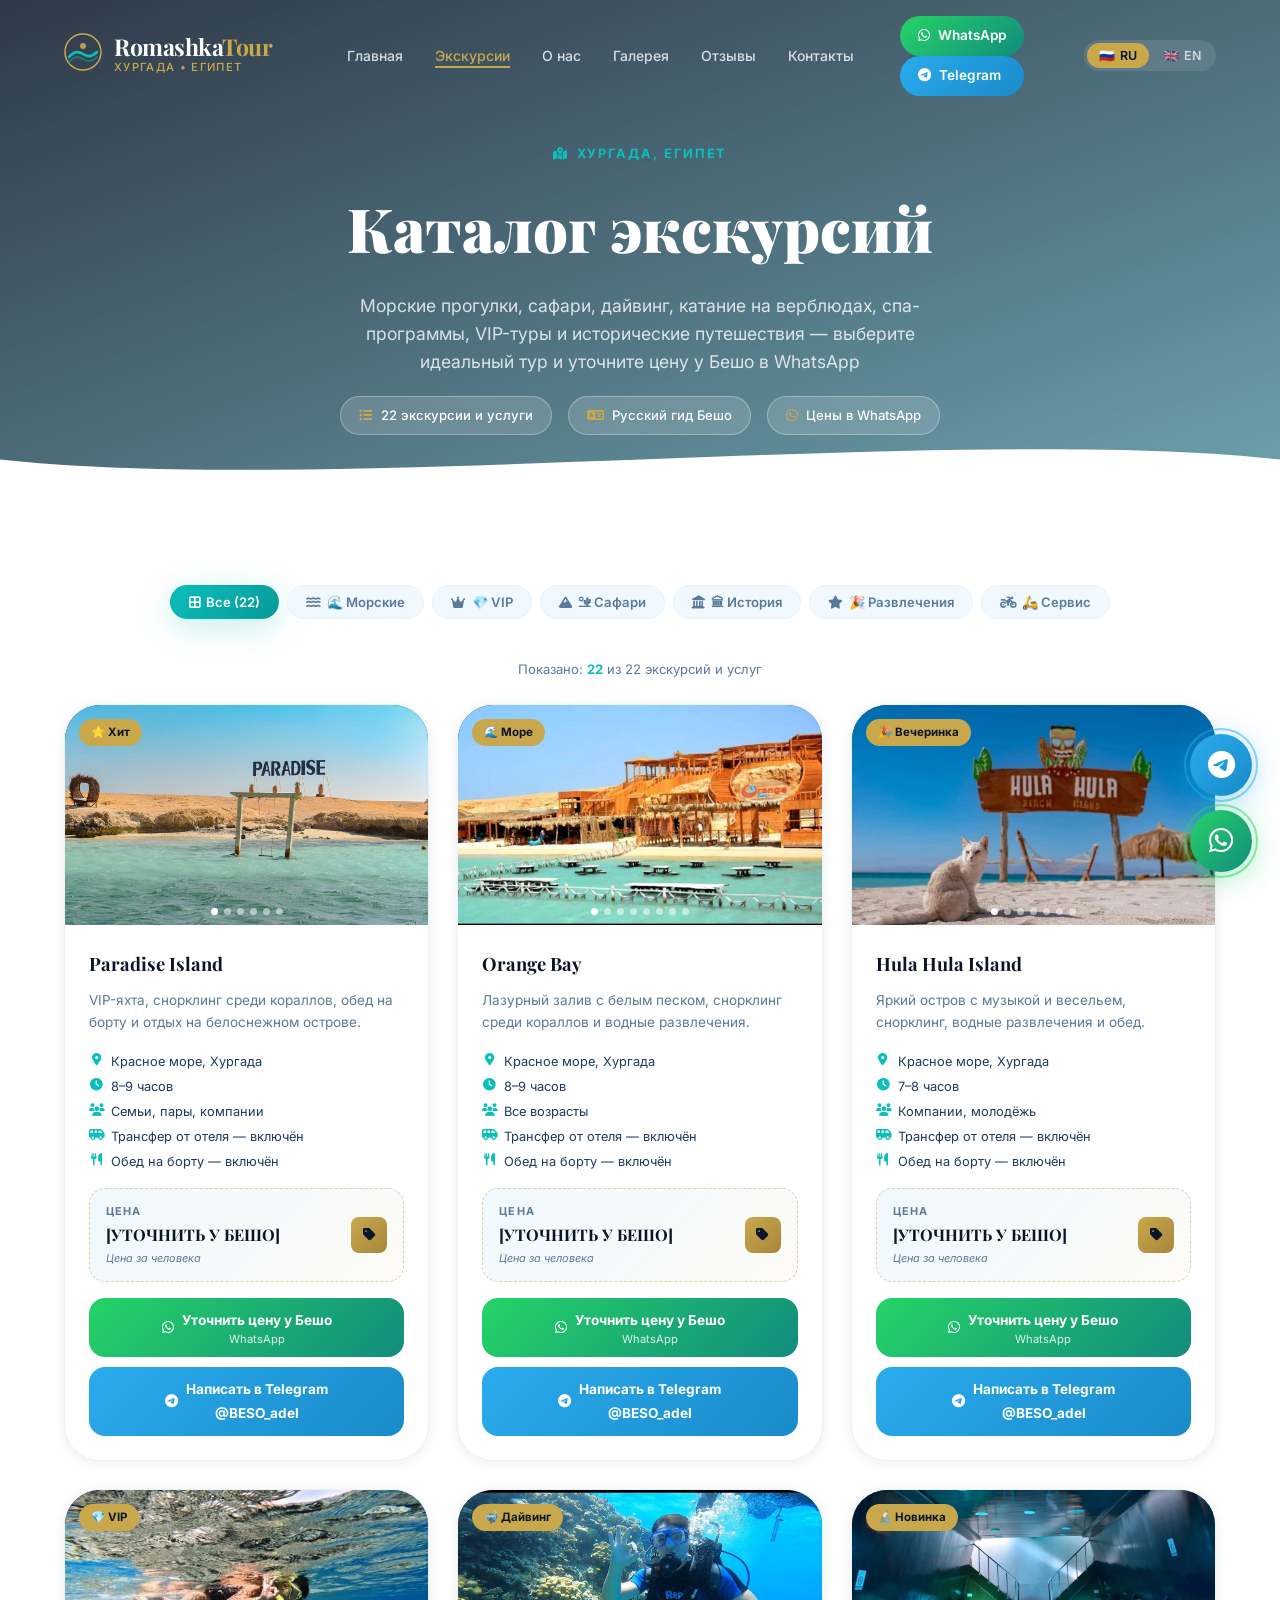
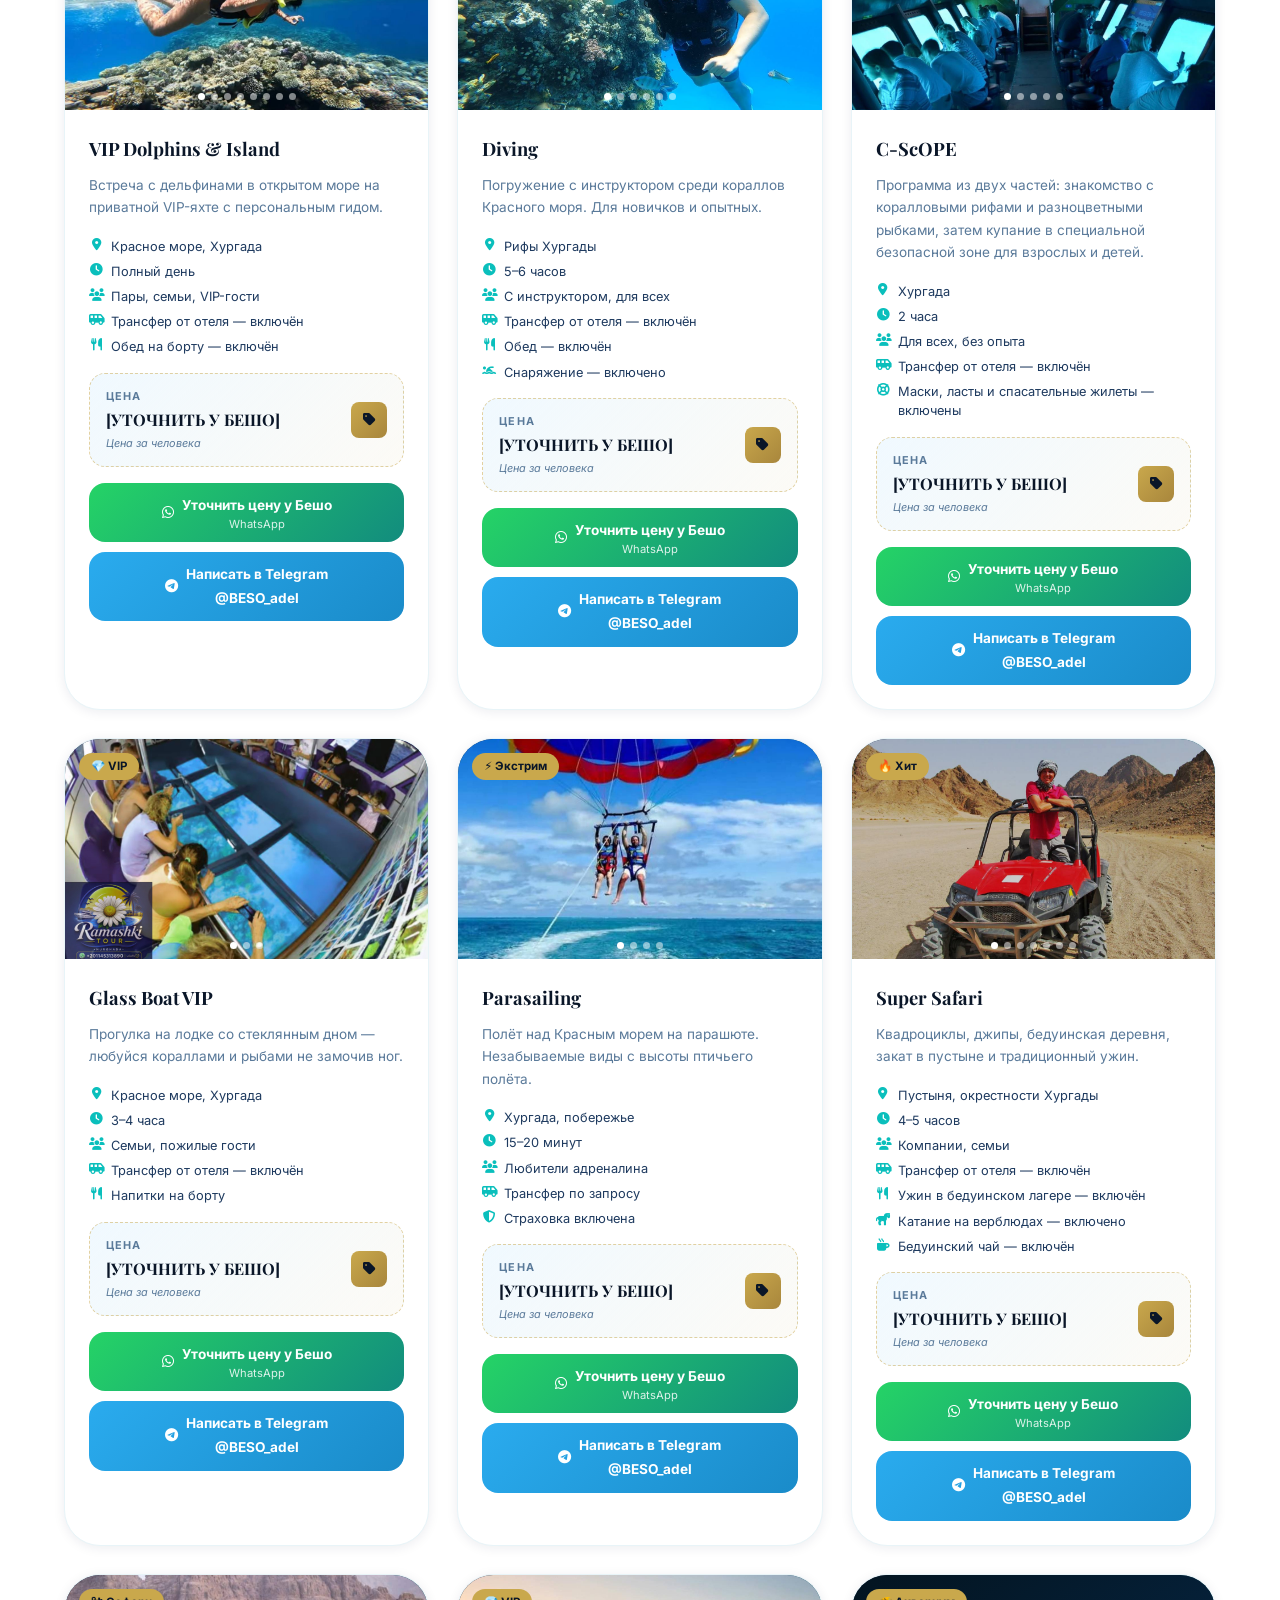
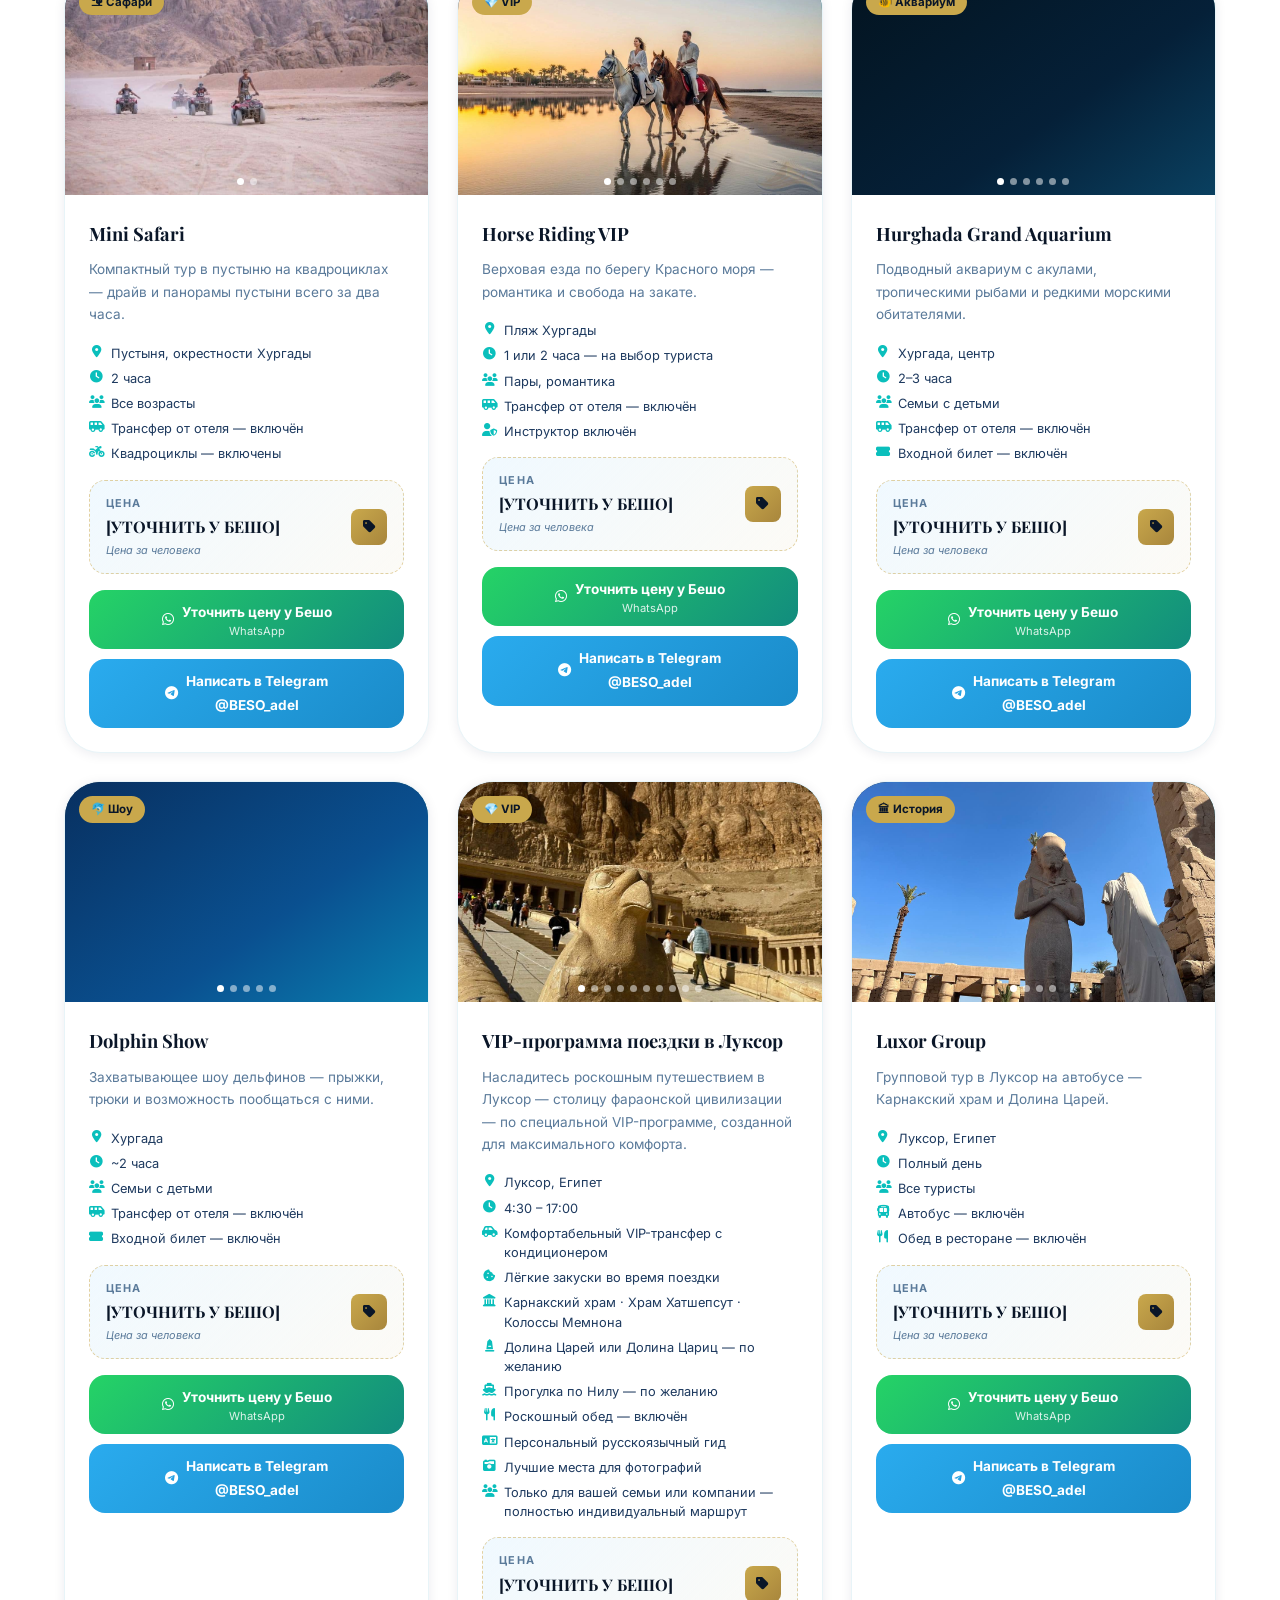
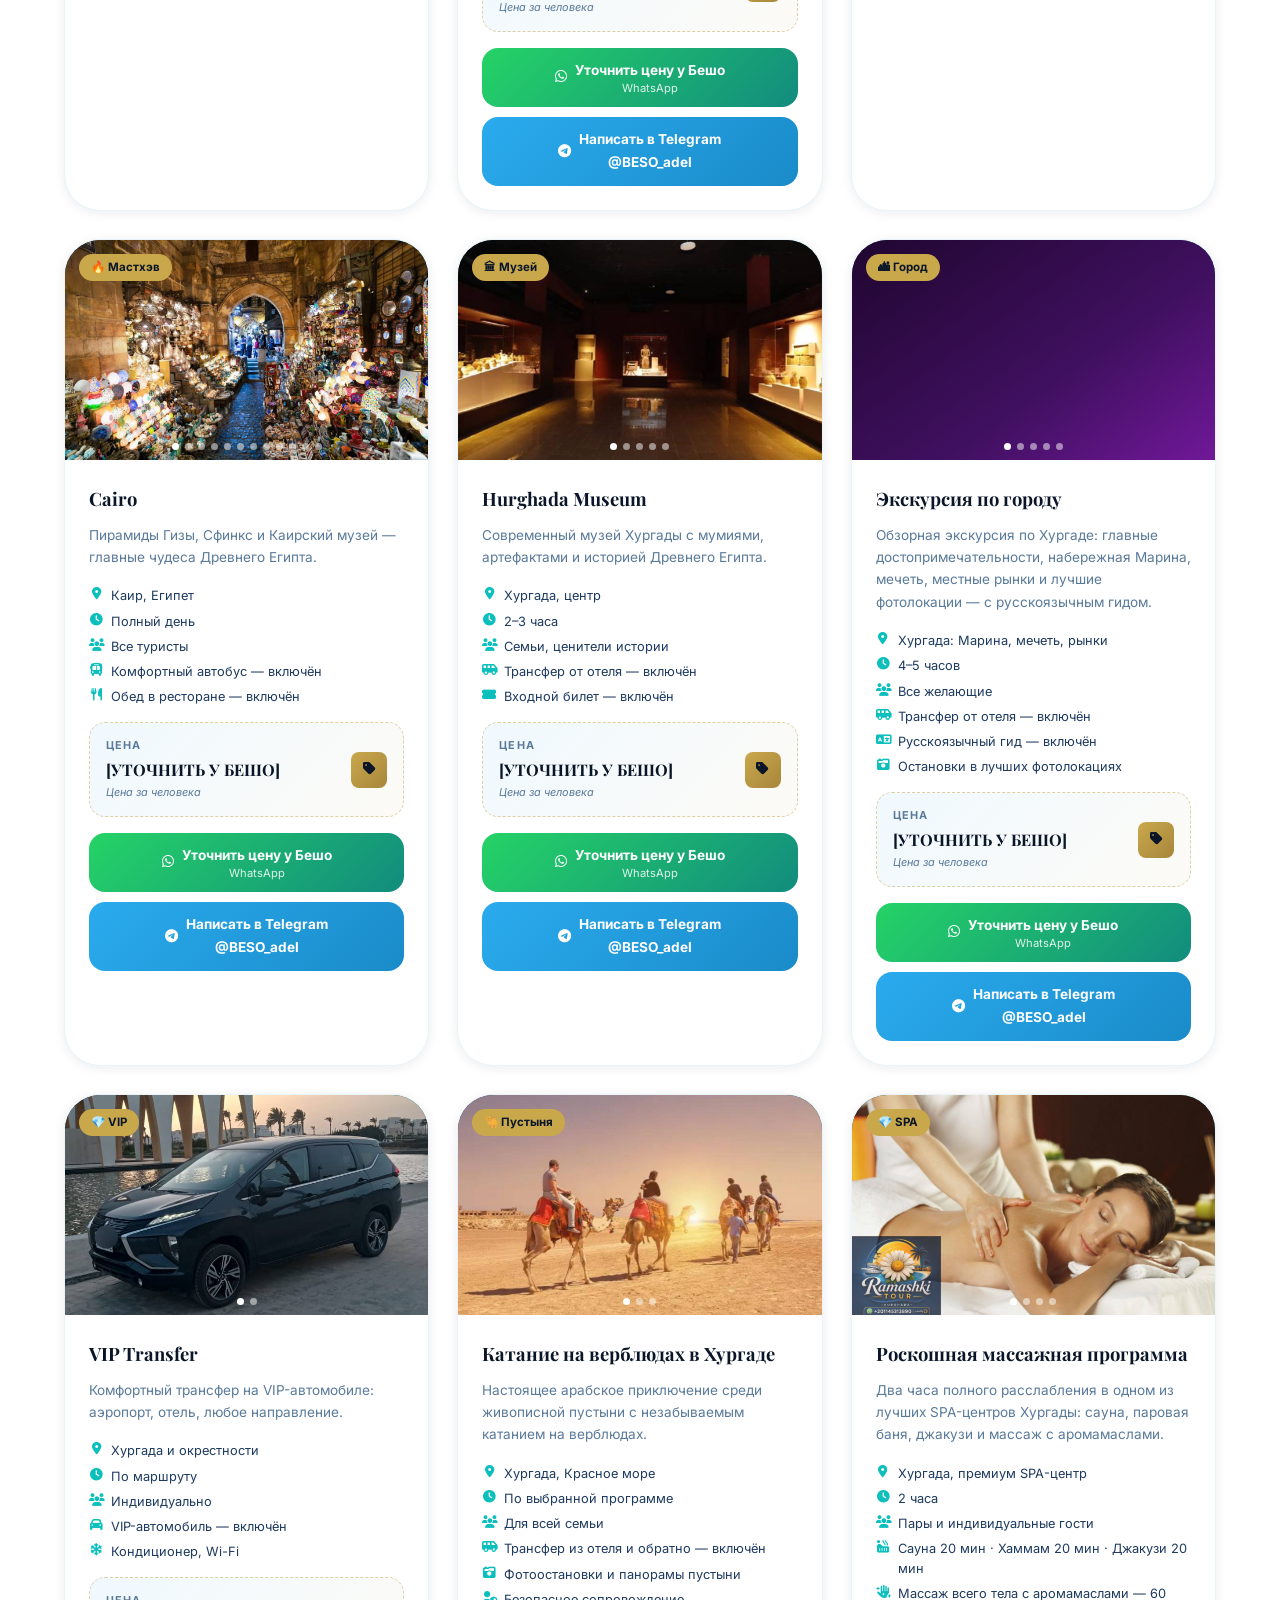
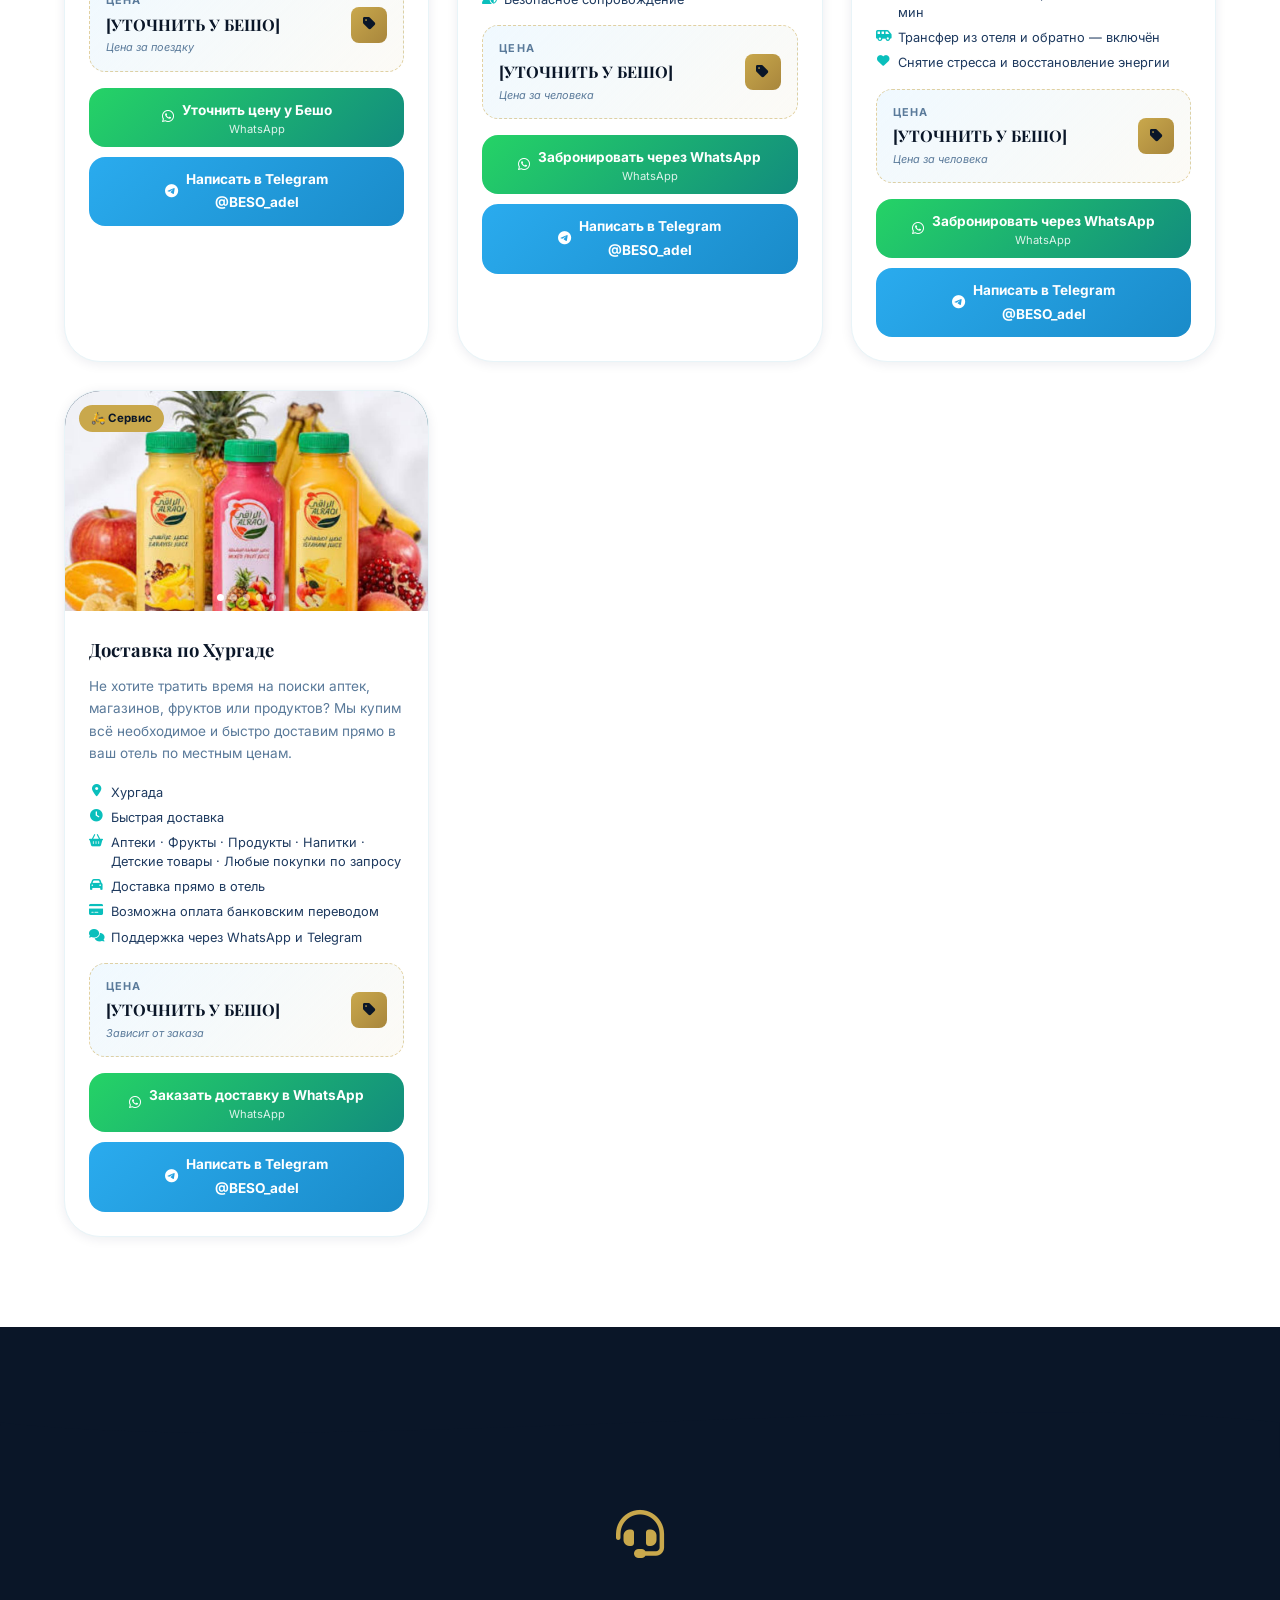
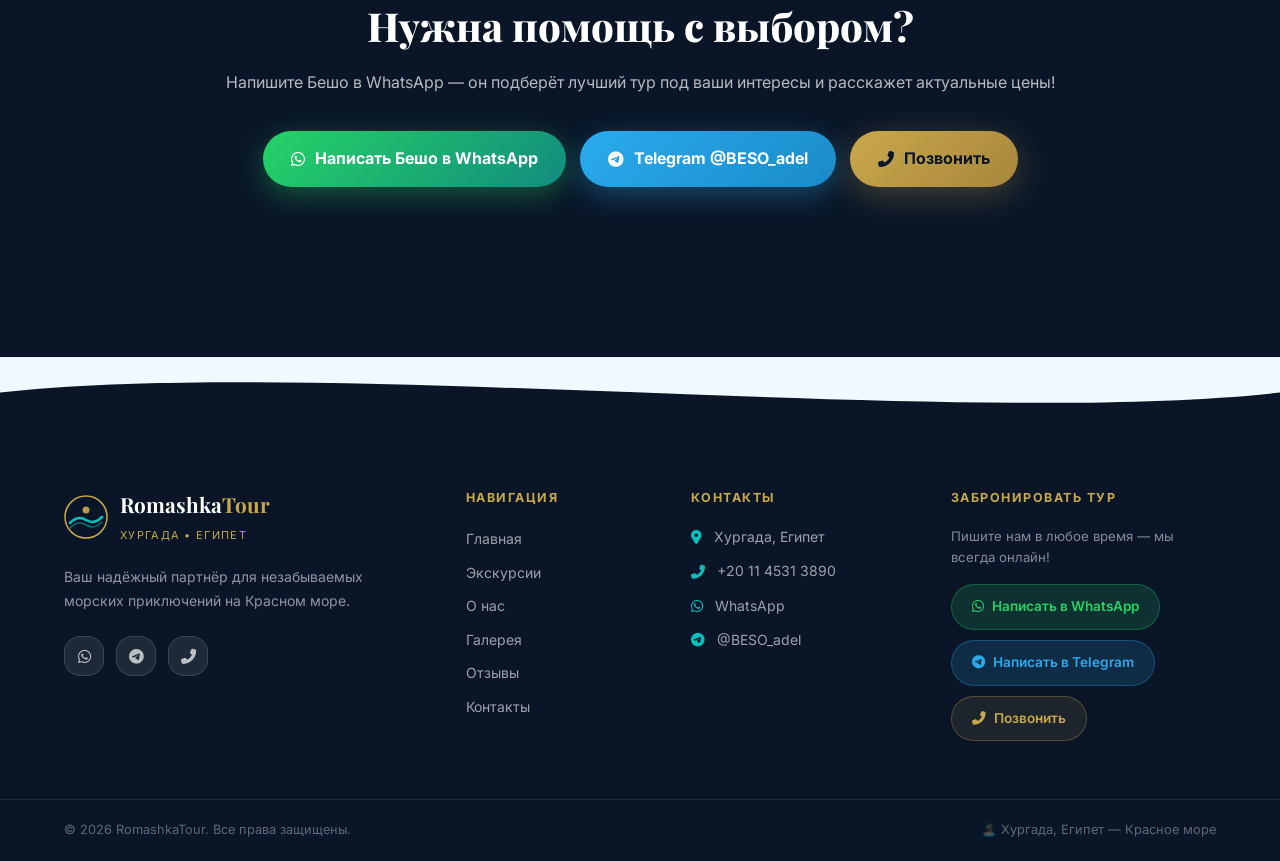
<file: excursions.html>
<!DOCTYPE html>
<html lang="ru">
<head>
<meta charset="UTF-8" />
<meta name="viewport" content="width=device-width, initial-scale=1.0" />
<meta name="description" content="Каталог из 22 экскурсий и услуг RomashkaTour в Хургаде — морские прогулки, сафари, дайвинг, катание на верблюдах, спа и массаж, VIP-туры, Луксор, Каир, доставка по отелям. Цены у гида Бешо в WhatsApp." />
<meta name="keywords" content="экскурсии Хургада каталог, Orange Bay, Paradise Island, дайвинг Хургада, сафари Египет, катание на верблюдах Хургада, спа массаж Хургада, Camel Riding Hurghada, Spa Hurghada, экскурсия по городу Хургада, City Tour Hurghada, Луксор, Каир тур" />
<meta name="author" content="RomashkaTour" />
<meta property="og:title" content="Каталог экскурсий — RomashkaTour Хургада" />
<meta property="og:description" content="22 экскурсии и услуги в Хургаде: море, сафари, дайвинг, верблюды, спа, VIP-туры и доставка по отелям. Все цены — лично у гида Бешо в WhatsApp." />
<meta property="og:type" content="website" />
<title>Каталог экскурсий — RomashkaTour | Хургада 2026</title>
<script>document.documentElement.classList.add('js');</script>
<link rel="icon" type="image/svg+xml" href="data:image/svg+xml,%3Csvg xmlns=%27http://www.w3.org/2000/svg%27 viewBox=%270 0 60 60%27%3E%3Ccircle cx=%2730%27 cy=%2730%27 r=%2728%27 fill=%27%230A1628%27 stroke=%27%23C9A84C%27 stroke-width=%272%27/%3E%3Cpath d=%27M10 38 Q20 28 30 35 Q40 42 50 32%27 stroke=%27%230ABFBC%27 stroke-width=%273%27 fill=%27none%27 stroke-linecap=%27round%27/%3E%3Cpath d=%27M10 44 Q20 34 30 41 Q40 48 50 38%27 stroke=%27%230ABFBC%27 stroke-width=%272%27 fill=%27none%27 stroke-linecap=%27round%27 opacity=%270.6%27/%3E%3C/svg%3E" />
<meta name="theme-color" content="#0A1628" />
<link rel="preconnect" href="https://fonts.googleapis.com" />
<link rel="preconnect" href="https://fonts.gstatic.com" crossorigin />
<link href="https://fonts.googleapis.com/css2?family=Playfair+Display:ital,wght@0,400;0,600;0,700;0,900;1,400&family=Inter:wght@300;400;500;600;700&display=swap" rel="stylesheet" />
<link rel="preconnect" href="https://cdnjs.cloudflare.com" crossorigin />
<link rel="stylesheet" href="https://cdnjs.cloudflare.com/ajax/libs/font-awesome/6.5.0/css/all.min.css" />
<link rel="stylesheet" href="style.css" />

<!-- Минимальные стили только для блоков, которых нет в style.css -->
<style>
/* Фильтр — нет аналога в style.css */
.cat-filter {
display: flex;
flex-wrap: wrap;
gap: 8px;
justify-content: center;
margin-bottom: 40px;
}
.cat-filter-btn {
display: inline-flex;
align-items: center;
gap: 6px;
padding: 8px 18px;
border-radius: var(--radius-full);
font-family: var(--font-body);
font-size: 0.82rem;
font-weight: 600;
color: var(--text-light);
background: var(--off-white);
border: 1.5px solid var(--gray-2);
cursor: pointer;
transition: var(--transition);
white-space: nowrap;
}
.cat-filter-btn:hover { color: var(--teal); border-color: var(--teal); background: var(--teal-light); }
.cat-filter-btn.active {
background: linear-gradient(135deg, var(--teal), var(--teal-dark));
color: white;
border-color: transparent;
box-shadow: var(--shadow-teal);
}

/* Скрытая карточка при фильтрации */
.exc-card.is-hidden { display: none; }

/* Блок основной информации — расширение .exc-card-meta */
.exc-info-table {
display: flex;
flex-direction: column;
gap: 6px;
margin-bottom: 16px;
}
.exc-info-row {
display: flex;
align-items: flex-start;
gap: 8px;
font-size: 0.8rem;
color: var(--text-light);
line-height: 1.5;
}
.exc-info-row i {
color: var(--teal);
font-size: 0.78rem;
margin-top: 2px;
flex-shrink: 0;
width: 14px;
text-align: center;
}
.exc-info-row span { color: var(--text); }
.exc-info-row strong { color: var(--dark); font-weight: 600; }

/* Блок цены — красивая рамка */
.exc-price-block {
background: linear-gradient(135deg, var(--off-white), rgba(201,168,76,0.05));
border: 1.5px dashed rgba(201,168,76,0.5);
border-radius: var(--radius-md);
padding: 14px 16px;
margin-bottom: 16px;
display: flex;
align-items: center;
justify-content: space-between;
gap: 12px;
}
.exc-price-left { display: flex; flex-direction: column; gap: 2px; }
.exc-price-label {
font-size: 0.68rem;
font-weight: 700;
color: var(--text-light);
text-transform: uppercase;
letter-spacing: 0.1em;
}
.exc-price-value {
font-family: var(--font-display);
font-size: 1rem;
font-weight: 700;
color: var(--dark);
}
.exc-price-note {
font-size: 0.68rem;
color: var(--text-light);
font-style: italic;
}
.exc-price-icon {
width: 36px;
height: 36px;
background: linear-gradient(135deg, var(--gold), var(--gold-dark));
border-radius: var(--radius-sm);
display: flex;
align-items: center;
justify-content: center;
color: var(--dark);
font-size: 0.9rem;
flex-shrink: 0;
}

/* Кнопка WhatsApp для карточки */
.exc-card-btn-wa {
display: flex;
align-items: center;
gap: 8px;
width: 100%;
justify-content: center;
background: linear-gradient(135deg, #25d366, #128c7e);
color: white;
padding: 12px;
border-radius: var(--radius-md);
font-size: 0.85rem;
font-weight: 700;
transition: var(--transition);
text-decoration: none;
}
.exc-card-btn-wa:hover {
transform: translateY(-2px);
box-shadow: 0 8px 24px rgba(37,211,102,0.4);
}
.exc-card-btn-tg {
display: flex;
align-items: center;
gap: 8px;
width: 100%;
justify-content: center;
background: linear-gradient(135deg, #2AABEE, #1a8bc9);
color: white;
padding: 12px;
border-radius: var(--radius-md);
font-size: 0.85rem;
font-weight: 700;
transition: var(--transition);
text-decoration: none;
margin-top: 10px;
}
.exc-card-btn-tg:hover {
transform: translateY(-2px);
box-shadow: 0 8px 24px rgba(42,171,238,0.4);
}
.exc-card-btn-wa .wa-sub {
font-size: 0.7rem;
font-weight: 400;
opacity: 0.85;
display: block;
text-align: center;
line-height: 1;
}
.exc-card-btn-wa-inner {
display: flex;
flex-direction: column;
align-items: center;
gap: 2px;
}

/* Цветовые фоны для фото карточек — уникальные для каждой экскурсии */
.bg-sea-teal { background: linear-gradient(145deg, #054a7a 0%, #0a82a0 60%, #12b5c8 100%); }
.bg-sea-blue { background: linear-gradient(145deg, #083a70 0%, #0a6090 60%, rgba(10,191,188,.35) 100%); }
.bg-sea-cyan { background: linear-gradient(145deg, #063a60 0%, #0a7890 70%, #20c8d0 100%); }
.bg-sea-deep { background: linear-gradient(145deg, #041828 0%, #073050 60%, #0a5070 100%); }
.bg-sea-night { background: linear-gradient(145deg, #020e20 0%, #041830 60%, #063a60 100%); }
.bg-sea-glass { background: linear-gradient(145deg, #07305a 0%, #0a5888 60%, #0a90a8 100%); }
.bg-sky-blue { background: linear-gradient(145deg, #1a3a70 0%, #2868c0 60%, #40a0e0 100%); }
.bg-desert-red { background: linear-gradient(145deg, #3a1800 0%, #782800 60%, #c04010 100%); }
.bg-desert-warm { background: linear-gradient(145deg, #2a1400 0%, #603000 60%, #a05820 100%); }
.bg-purple { background: linear-gradient(145deg, #1a0a30 0%, #3a1860 60%, #6a3898 100%); }
.bg-aqua-dark { background: linear-gradient(145deg, #031420 0%, #052038 60%, #0a4060 100%); }
.bg-ocean-mid { background: linear-gradient(145deg, #083060 0%, #0a5090 60%, #0a80b0 100%); }
.bg-amber { background: linear-gradient(145deg, #1a0800 0%, #3a1400 60%, #6a2800 100%); }
.bg-amber-warm { background: linear-gradient(145deg, #1a0a04 0%, #3a1808 60%, #7a3010 100%); }
.bg-sand { background: linear-gradient(145deg, #101800 0%, #282e00 60%, #504800 100%); }
.bg-earth { background: linear-gradient(145deg, #180a00 0%, #382000 60%, #703a00 100%); }
.bg-violet { background: linear-gradient(145deg, #200630 0%, #401060 60%, #701898 100%); }
.bg-slate { background: linear-gradient(145deg, #0a1628 0%, #112240 60%, #1a3050 100%); }
/* ── НОВЫЕ ФОНЫ ──────────────────────────────── */
/* Camel Riding — тёплые песочно-закатные оттенки пустыни */
.bg-camel-sand { background: linear-gradient(145deg, #2e1a06 0%, #8a5a20 55%, #e0a347 100%); }
/* Luxury Spa — премиальная атмосфера, золотые акценты, ощущение wellness */
.bg-spa-gold { background: linear-gradient(145deg, #150f06 0%, #4a3618 55%, #c9a84c 100%); }

/* Количество найденных */
.cat-count {
font-size: 0.82rem;
color: var(--text-light);
text-align: center;
margin-bottom: 24px;
}
.cat-count strong { color: var(--teal); font-weight: 700; }

@media (max-width: 480px) {
.exc-price-block { flex-direction: column; align-items: flex-start; gap: 8px; }
}
</style>

<!-- ═══ SEO: Schema.org для новых экскурсий ═══ -->
<script type="application/ld+json">
{
"@context": "https://schema.org",
"@type": "TouristTrip",
"name": "Camel Riding in Hurghada",
"alternateName": "Катание на верблюдах в Хургаде",
"description": "Authentic Arabian desert adventure with a camel ride through breathtaking landscapes near Hurghada, photo stops and panoramic desert views. Hotel transfer included.",
"touristType": ["Families", "Couples", "Groups"],
"itinerary": {
"@type": "ItemList",
"itemListElement": [
{ "@type": "ListItem", "position": 1, "name": "Hotel transfer" },
{ "@type": "ListItem", "position": 2, "name": "Camel riding experience" },
{ "@type": "ListItem", "position": 3, "name": "Photo stops" },
{ "@type": "ListItem", "position": 4, "name": "Panoramic desert views" }
]
},
"provider": {
"@type": "TravelAgency",
"name": "RomashkaTour",
"areaServed": "Hurghada, Egypt",
"url": "https://wa.me/201145313890"
},
"offers": {
"@type": "Offer",
"availability": "https://schema.org/InStock",
"priceCurrency": "USD",
"url": "https://wa.me/201145313890",
"description": "Цена уточняется у гида Бешо в WhatsApp / Price on request via WhatsApp"
}
}
</script>
<script type="application/ld+json">
{
"@context": "https://schema.org",
"@type": "TouristTrip",
"name": "Luxury Massage & Spa Program",
"alternateName": "Роскошная массажная программа",
"description": "Two hours of complete relaxation at one of Hurghada's premium spa centers: sauna, steam bath, jacuzzi and a 60-minute full-body aroma oil massage. Hotel transfer included.",
"touristType": ["Couples", "Wellness travellers", "Individual guests"],
"itinerary": {
"@type": "ItemList",
"itemListElement": [
{ "@type": "ListItem", "position": 1, "name": "Sauna – 20 min" },
{ "@type": "ListItem", "position": 2, "name": "Steam bath – 20 min" },
{ "@type": "ListItem", "position": 3, "name": "Jacuzzi – 20 min" },
{ "@type": "ListItem", "position": 4, "name": "Full body aroma oil massage – 60 min" }
]
},
"provider": {
"@type": "TravelAgency",
"name": "RomashkaTour",
"areaServed": "Hurghada, Egypt",
"url": "https://wa.me/201145313890"
},
"offers": {
"@type": "Offer",
"availability": "https://schema.org/InStock",
"priceCurrency": "USD",
"url": "https://wa.me/201145313890",
"description": "Цена уточняется у гида Бешо в WhatsApp / Price on request via WhatsApp"
}
}
</script>
</head>
<body>

<!-- PRELOADER -->
<div class="preloader" id="preloader">
<div class="preloader-inner">
<div class="preloader-wave"></div>
<div class="preloader-logo">
<svg width="60" height="60" viewBox="0 0 60 60" fill="none">
<circle cx="30" cy="30" r="28" stroke="#C9A84C" stroke-width="2"/>
<path d="M10 38 Q20 28 30 35 Q40 42 50 32" stroke="#0ABFBC" stroke-width="3" fill="none" stroke-linecap="round"/>
<path d="M10 44 Q20 34 30 41 Q40 48 50 38" stroke="#0ABFBC" stroke-width="2" fill="none" stroke-linecap="round" opacity="0.6"/>
</svg>
</div>
<p class="preloader-text" data-ru="Загрузка..." data-en="Loading...">Загрузка...</p>
</div>
</div>

<!-- FLOATING WHATSAPP -->
<a href="https://t.me/BESO_adel" target="_blank" class="telegram-float" aria-label="Telegram">
<i class="fab fa-telegram"></i>
<span class="telegram-pulse"></span>
</a>
<a href="https://wa.me/201145313890" target="_blank" class="whatsapp-float" aria-label="WhatsApp">
<i class="fab fa-whatsapp"></i>
<span class="whatsapp-pulse"></span>
</a>

<!-- HEADER -->
<header class="header" id="header">
<div class="header-inner container">
<a href="index.html" class="logo">
<div class="logo-icon">
<svg width="38" height="38" viewBox="0 0 38 38" fill="none">
<circle cx="19" cy="19" r="18" stroke="#C9A84C" stroke-width="1.5"/>
<path d="M5 24 Q12 16 19 21 Q26 26 33 19" stroke="#0ABFBC" stroke-width="2.5" fill="none" stroke-linecap="round"/>
<path d="M5 29 Q12 21 19 26 Q26 31 33 24" stroke="#0ABFBC" stroke-width="1.5" fill="none" stroke-linecap="round" opacity="0.5"/>
<circle cx="19" cy="13" r="3" fill="#C9A84C" opacity="0.9"/>
</svg>
</div>
<div class="logo-text">
<span class="logo-name">Romashka<span>Tour</span></span>
<span class="logo-sub" data-ru="Хургада • Египет" data-en="Hurghada • Egypt">Хургада • Египет</span>
</div>
</a>

<nav class="nav" id="nav">
<ul class="nav-list">
<li><a href="index.html" class="nav-link" data-ru="Главная" data-en="Home">Главная</a></li>
<li><a href="excursions.html" class="nav-link active" data-ru="Экскурсии" data-en="Excursions">Экскурсии</a></li>
<li><a href="about.html" class="nav-link" data-ru="О нас" data-en="About">О нас</a></li>
<li><a href="gallery.html" class="nav-link" data-ru="Галерея" data-en="Gallery">Галерея</a></li>
<li><a href="reviews.html" class="nav-link" data-ru="Отзывы" data-en="Reviews">Отзывы</a></li>
<li><a href="contacts.html" class="nav-link" data-ru="Контакты" data-en="Contacts">Контакты</a></li>
</ul>
<div class="nav-cta">
<a href="https://wa.me/201145313890" target="_blank" class="btn-nav-wa">
<i class="fab fa-whatsapp"></i>
<span data-ru="WhatsApp" data-en="WhatsApp">WhatsApp</span>
</a>
<a href="https://t.me/BESO_adel" target="_blank" class="btn-nav-tg">
<i class="fab fa-telegram"></i>
<span data-ru="Telegram" data-en="Telegram">Telegram</span>
</a>
</div>
</nav>

<div class="header-controls">
<div class="lang-switcher" id="langSwitcher">
<button class="lang-btn active" data-lang="ru"><span class="flag">🇷🇺</span> RU</button>
<button class="lang-btn" data-lang="en"><span class="flag">🇬🇧</span> EN</button>
</div>
<button class="burger" id="burger" aria-label="Меню">
<span></span><span></span><span></span>
</button>
</div>
</div>
</header>

<!-- PAGE HERO (существующий класс .page-hero из style.css) -->
<section class="page-hero">
<div class="page-hero-content" data-aos="fade-up">
<div class="section-eyebrow" style="justify-content:center; margin-bottom:14px;">
<i class="fas fa-map-marked-alt"></i>
<span data-ru="Хургада, Египет" data-en="Hurghada, Egypt">Хургада, Египет</span>
</div>
<h1 data-ru="Каталог экскурсий" data-en="Excursion Catalogue">Каталог экскурсий</h1>
<p data-ru="Морские прогулки, сафари, дайвинг, катание на верблюдах, спа-программы, VIP-туры и исторические путешествия — выберите идеальный тур и уточните цену у Бешо в WhatsApp" data-en="Sea trips, safari, diving, camel riding, spa programs, VIP tours and historical journeys — choose your perfect tour and ask Besho for the price on WhatsApp">
Морские прогулки, сафари, дайвинг, катание на верблюдах, спа-программы, VIP-туры и исторические путешествия — выберите идеальный тур и уточните цену у Бешо в WhatsApp
</p>
<!-- Trust badges из hero-trust -->
<div class="hero-trust" style="margin-top:20px; justify-content:center;">
<div class="trust-item"><i class="fas fa-list-ul"></i><span data-ru="22 экскурсии и услуги" data-en="22 tours &amp; services">22 экскурсии и услуги</span></div>
<div class="trust-item"><i class="fas fa-language"></i><span data-ru="Русский гид Бешо" data-en="Russian guide Besho">Русский гид Бешо</span></div>
<div class="trust-item"><i class="fab fa-whatsapp"></i><span data-ru="Цены в WhatsApp" data-en="Prices on WhatsApp">Цены в WhatsApp</span></div>
</div>
</div>
<div class="page-hero-wave">
<svg viewBox="0 0 1440 80" fill="none"><path d="M0,40 C360,80 1080,0 1440,40 L1440,80 L0,80 Z" fill="#ffffff"/></svg>
</div>
</section>

<!-- КАТАЛОГ -->
<section class="section-pad" style="background: var(--white);">
<div class="container">

<!-- ФИЛЬТР -->
<div class="cat-filter" id="catFilter" data-aos="fade-up">
<button class="cat-filter-btn active" data-filter="all">
<i class="fas fa-border-all"></i>
<span data-ru="Все (22)" data-en="All (22)">Все (22)</span>
</button>
<button class="cat-filter-btn" data-filter="sea">
<i class="fas fa-water"></i>
<span data-ru="🌊 Морские" data-en="🌊 Sea">🌊 Морские</span>
</button>
<button class="cat-filter-btn" data-filter="vip">
<i class="fas fa-crown"></i>
<span data-ru="💎 VIP" data-en="💎 VIP">💎 VIP</span>
</button>
<button class="cat-filter-btn" data-filter="safari">
<i class="fas fa-mountain"></i>
<span data-ru="🏜 Сафари" data-en="🏜 Safari">🏜 Сафари</span>
</button>
<button class="cat-filter-btn" data-filter="history">
<i class="fas fa-landmark"></i>
<span data-ru="🏛 История" data-en="🏛 History">🏛 История</span>
</button>
<button class="cat-filter-btn" data-filter="fun">
<i class="fas fa-star"></i>
<span data-ru="🎉 Развлечения" data-en="🎉 Fun">🎉 Развлечения</span>
</button>
<button class="cat-filter-btn" data-filter="service">
<i class="fas fa-motorcycle"></i>
<span data-ru="🛵 Сервис" data-en="🛵 Service">🛵 Сервис</span>
</button>
</div>

<p class="cat-count" id="catCount">
<span data-ru="Показано:" data-en="Showing:">Показано:</span>
<strong id="catNum">22</strong>
<span data-ru="из 22 экскурсий и услуг" data-en="of 22 tours &amp; services">из 22 экскурсий и услуг</span>
</p>

<!-- СЕТКА (класс .exc-grid из style.css) -->
<div class="exc-grid" id="excGrid">

<!-- ═══ 1. PARADISE ISLAND ═══ -->
<div class="exc-card" data-category="sea vip" data-aos="fade-up" data-aos-delay="0">
<div class="exc-card-img">
<div class="exc-card-img-inner bg-sea-blue">
<img src="images/1z0.jpg" alt="Paradise Island" loading="lazy" decoding="async">
<img src="images/1z1.jpg" alt="Paradise Island" loading="lazy" decoding="async">
<img src="images/1z2.jpg" alt="Paradise Island" loading="lazy" decoding="async">
<img src="images/1z3.jpg" alt="Paradise Island" loading="lazy" decoding="async">
<img src="images/1z4.jpg" alt="Paradise Island" loading="lazy" decoding="async">
<img src="images/1z5.jpg" alt="Paradise Island" loading="lazy" decoding="async">
</div>
<span class="exc-tag" data-ru="⭐ Хит" data-en="⭐ Top">⭐ Хит</span>
</div>
<div class="exc-card-body">
<h3 data-ru="Paradise Island" data-en="Paradise Island">Paradise Island</h3>
<p data-ru="VIP-яхта, снорклинг среди кораллов, обед на борту и отдых на белоснежном острове." data-en="VIP yacht, snorkeling among corals, lunch on board and relaxation on a white-sand island.">
VIP-яхта, снорклинг среди кораллов, обед на борту и отдых на белоснежном острове.
</p>
<div class="exc-info-table">
<div class="exc-info-row"><i class="fas fa-map-marker-alt"></i><span data-ru="Красное море, Хургада" data-en="Red Sea, Hurghada">Красное море, Хургада</span></div>
<div class="exc-info-row"><i class="fas fa-clock"></i><span data-ru="8–9 часов" data-en="8–9 hours">8–9 часов</span></div>
<div class="exc-info-row"><i class="fas fa-users"></i><span data-ru="Семьи, пары, компании" data-en="Families, couples, groups">Семьи, пары, компании</span></div>
<div class="exc-info-row"><i class="fas fa-shuttle-van"></i><span data-ru="Трансфер от отеля — включён" data-en="Hotel transfer — included">Трансфер от отеля — включён</span></div>
<div class="exc-info-row"><i class="fas fa-utensils"></i><span data-ru="Обед на борту — включён" data-en="Lunch on board — included">Обед на борту — включён</span></div>
</div>
<div class="exc-price-block">
<div class="exc-price-left">
<div class="exc-price-label" data-ru="Цена" data-en="Price">Цена</div>
<div class="exc-price-value" data-ru="[УТОЧНИТЬ У БЕШО]" data-en="[ASK BESHO]">[УТОЧНИТЬ У БЕШО]</div>
<div class="exc-price-note" data-ru="Цена за человека" data-en="Price per person">Цена за человека</div>
</div>
<div class="exc-price-icon"><i class="fas fa-tag"></i></div>
</div>
<a href="https://wa.me/201145313890?text=Здравствуйте!%20Хочу%20узнать%20цену%20на%20Paradise%20Island" target="_blank" class="exc-card-btn-wa">
<i class="fab fa-whatsapp"></i>
<div class="exc-card-btn-wa-inner">
<span data-ru="Уточнить цену у Бешо" data-en="Ask Besho for Price">Уточнить цену у Бешо</span>
<span class="wa-sub">WhatsApp</span>
</div>
</a>
<a href="https://t.me/BESO_adel" target="_blank" class="exc-card-btn-tg">
<i class="fab fa-telegram"></i>
<div class="exc-card-btn-wa-inner">
<span data-ru="Написать в Telegram" data-en="Write on Telegram">Написать в Telegram</span>
<span class="wa-sub">@BESO_adel</span>
</div>
</a>
</div>
</div>

<!-- ═══ 2. ORANGE BAY ═══ -->
<div class="exc-card" data-category="sea" data-aos="fade-up" data-aos-delay="60">
<div class="exc-card-img">
<div class="exc-card-img-inner bg-sea-teal">
<img src="images/2z1.jpg" alt="Orange Bay" loading="lazy" decoding="async">
<img src="images/2z2.jpg" alt="Orange Bay" loading="lazy" decoding="async">
<img src="images/2z3.jpg" alt="Orange Bay" loading="lazy" decoding="async">
<img src="images/2z4.jpg" alt="Orange Bay" loading="lazy" decoding="async">
<img src="images/2z5.jpg" alt="Orange Bay" loading="lazy" decoding="async">
<img src="images/2z6.jpg" alt="Orange Bay" loading="lazy" decoding="async">
<img src="images/2z7.jpg" alt="Orange Bay" loading="lazy" decoding="async">
<img src="images/2z8.jpg" alt="Orange Bay" loading="lazy" decoding="async">
</div>
<span class="exc-tag" data-ru="🌊 Море" data-en="🌊 Sea">🌊 Море</span>
</div>
<div class="exc-card-body">
<h3 data-ru="Orange Bay" data-en="Orange Bay">Orange Bay</h3>
<p data-ru="Лазурный залив с белым песком, снорклинг среди кораллов и водные развлечения." data-en="Azure bay with white sand, coral snorkeling and water activities.">
Лазурный залив с белым песком, снорклинг среди кораллов и водные развлечения.
</p>
<div class="exc-info-table">
<div class="exc-info-row"><i class="fas fa-map-marker-alt"></i><span data-ru="Красное море, Хургада" data-en="Red Sea, Hurghada">Красное море, Хургада</span></div>
<div class="exc-info-row"><i class="fas fa-clock"></i><span data-ru="8–9 часов" data-en="8–9 hours">8–9 часов</span></div>
<div class="exc-info-row"><i class="fas fa-users"></i><span data-ru="Все возрасты" data-en="All ages">Все возрасты</span></div>
<div class="exc-info-row"><i class="fas fa-shuttle-van"></i><span data-ru="Трансфер от отеля — включён" data-en="Hotel transfer — included">Трансфер от отеля — включён</span></div>
<div class="exc-info-row"><i class="fas fa-utensils"></i><span data-ru="Обед на борту — включён" data-en="Lunch on board — included">Обед на борту — включён</span></div>
</div>
<div class="exc-price-block">
<div class="exc-price-left">
<div class="exc-price-label" data-ru="Цена" data-en="Price">Цена</div>
<div class="exc-price-value" data-ru="[УТОЧНИТЬ У БЕШО]" data-en="[ASK BESHO]">[УТОЧНИТЬ У БЕШО]</div>
<div class="exc-price-note" data-ru="Цена за человека" data-en="Price per person">Цена за человека</div>
</div>
<div class="exc-price-icon"><i class="fas fa-tag"></i></div>
</div>
<a href="https://wa.me/201145313890?text=Здравствуйте!%20Хочу%20узнать%20цену%20на%20Orange%20Bay" target="_blank" class="exc-card-btn-wa">
<i class="fab fa-whatsapp"></i>
<div class="exc-card-btn-wa-inner">
<span data-ru="Уточнить цену у Бешо" data-en="Ask Besho for Price">Уточнить цену у Бешо</span>
<span class="wa-sub">WhatsApp</span>
</div>
</a>
<a href="https://t.me/BESO_adel" target="_blank" class="exc-card-btn-tg">
<i class="fab fa-telegram"></i>
<div class="exc-card-btn-wa-inner">
<span data-ru="Написать в Telegram" data-en="Write on Telegram">Написать в Telegram</span>
<span class="wa-sub">@BESO_adel</span>
</div>
</a>
</div>
</div>

<!-- ═══ 3. HULA HULA ISLAND ═══ -->
<div class="exc-card" data-category="sea" data-aos="fade-up" data-aos-delay="120">
<div class="exc-card-img">
<div class="exc-card-img-inner bg-sea-cyan">

<img src="images/3z1.jpg" alt="Hula Hula Island" loading="lazy" decoding="async">
<img src="images/3z2.jpg" alt="Hula Hula Island" loading="lazy" decoding="async">
<img src="images/3z3.jpg" alt="Hula Hula Island" loading="lazy" decoding="async">
<img src="images/3z4.jpg" alt="Hula Hula Island" loading="lazy" decoding="async">
<img src="images/turist banan 32.jpg" alt="Hula Hula Island" loading="lazy" decoding="async">
<img src="images/3z5.jpg" alt="Hula Hula Island" loading="lazy" decoding="async">
<img src="images/3z6.jpg" alt="Hula Hula Island" loading="lazy" decoding="async">
</div>
<span class="exc-tag" data-ru="🎉 Вечеринка" data-en="🎉 Party">🎉 Вечеринка</span>
</div>
<div class="exc-card-body">
<h3 data-ru="Hula Hula Island" data-en="Hula Hula Island">Hula Hula Island</h3>
<p data-ru="Яркий остров с музыкой и весельем, снорклинг, водные развлечения и обед." data-en="Vibrant island with music and fun, snorkeling, water activities and lunch.">
Яркий остров с музыкой и весельем, снорклинг, водные развлечения и обед.
</p>
<div class="exc-info-table">
<div class="exc-info-row"><i class="fas fa-map-marker-alt"></i><span data-ru="Красное море, Хургада" data-en="Red Sea, Hurghada">Красное море, Хургада</span></div>
<div class="exc-info-row"><i class="fas fa-clock"></i><span data-ru="7–8 часов" data-en="7–8 hours">7–8 часов</span></div>
<div class="exc-info-row"><i class="fas fa-users"></i><span data-ru="Компании, молодёжь" data-en="Groups, youth">Компании, молодёжь</span></div>
<div class="exc-info-row"><i class="fas fa-shuttle-van"></i><span data-ru="Трансфер от отеля — включён" data-en="Hotel transfer — included">Трансфер от отеля — включён</span></div>
<div class="exc-info-row"><i class="fas fa-utensils"></i><span data-ru="Обед на борту — включён" data-en="Lunch on board — included">Обед на борту — включён</span></div>
</div>
<div class="exc-price-block">
<div class="exc-price-left">
<div class="exc-price-label" data-ru="Цена" data-en="Price">Цена</div>
<div class="exc-price-value" data-ru="[УТОЧНИТЬ У БЕШО]" data-en="[ASK BESHO]">[УТОЧНИТЬ У БЕШО]</div>
<div class="exc-price-note" data-ru="Цена за человека" data-en="Price per person">Цена за человека</div>
</div>
<div class="exc-price-icon"><i class="fas fa-tag"></i></div>
</div>
<a href="https://wa.me/201145313890?text=Здравствуйте!%20Хочу%20узнать%20цену%20на%20Hula%20Hula%20Island" target="_blank" class="exc-card-btn-wa">
<i class="fab fa-whatsapp"></i>
<div class="exc-card-btn-wa-inner">
<span data-ru="Уточнить цену у Бешо" data-en="Ask Besho for Price">Уточнить цену у Бешо</span>
<span class="wa-sub">WhatsApp</span>
</div>
</a>
<a href="https://t.me/BESO_adel" target="_blank" class="exc-card-btn-tg">
<i class="fab fa-telegram"></i>
<div class="exc-card-btn-wa-inner">
<span data-ru="Написать в Telegram" data-en="Write on Telegram">Написать в Telegram</span>
<span class="wa-sub">@BESO_adel</span>
</div>
</a>
</div>
</div>

<!-- ═══ 4. VIP DOLPHINS & ISLAND ═══ -->
<div class="exc-card" data-category="sea vip" data-aos="fade-up" data-aos-delay="0">
<div class="exc-card-img">
<div class="exc-card-img-inner bg-sea-deep">
<img src="images/4z1.jpg" alt="VIP Dolphins & Island" loading="lazy" decoding="async">
<img src="images/4z2.jpg" alt="VIP Dolphins & Island" loading="lazy" decoding="async">
<img src="images/4z3.jpg" alt="VIP Dolphins & Island" loading="lazy" decoding="async">
<img src="images/4z4.jpg" alt="VIP Dolphins & Island" loading="lazy" decoding="async">
<img src="images/4z5.jpg" alt="VIP Dolphins & Island" loading="lazy" decoding="async">
<img src="images/4z6.jpg" alt="VIP Dolphins & Island" loading="lazy" decoding="async">
<img src="images/4z7.jpg" alt="VIP Dolphins & Island" loading="lazy" decoding="async">
<img src="images/4z8.jpg" alt="VIP Dolphins & Island" loading="lazy" decoding="async">
</div>
<span class="exc-tag" data-ru="💎 VIP" data-en="💎 VIP">💎 VIP</span>
</div>
<div class="exc-card-body">
<h3 data-ru="VIP Dolphins &amp; Island" data-en="VIP Dolphins &amp; Island">VIP Dolphins &amp; Island</h3>
<p data-ru="Встреча с дельфинами в открытом море на приватной VIP-яхте с персональным гидом." data-en="Encounter with dolphins in the open sea on a private VIP yacht with a personal guide.">
Встреча с дельфинами в открытом море на приватной VIP-яхте с персональным гидом.
</p>
<div class="exc-info-table">
<div class="exc-info-row"><i class="fas fa-map-marker-alt"></i><span data-ru="Красное море, Хургада" data-en="Red Sea, Hurghada">Красное море, Хургада</span></div>
<div class="exc-info-row"><i class="fas fa-clock"></i><span data-ru="Полный день" data-en="Full day">Полный день</span></div>
<div class="exc-info-row"><i class="fas fa-users"></i><span data-ru="Пары, семьи, VIP-гости" data-en="Couples, families, VIP guests">Пары, семьи, VIP-гости</span></div>
<div class="exc-info-row"><i class="fas fa-shuttle-van"></i><span data-ru="Трансфер от отеля — включён" data-en="Hotel transfer — included">Трансфер от отеля — включён</span></div>
<div class="exc-info-row"><i class="fas fa-utensils"></i><span data-ru="Обед на борту — включён" data-en="Lunch on board — included">Обед на борту — включён</span></div>
</div>
<div class="exc-price-block">
<div class="exc-price-left">
<div class="exc-price-label" data-ru="Цена" data-en="Price">Цена</div>
<div class="exc-price-value" data-ru="[УТОЧНИТЬ У БЕШО]" data-en="[ASK BESHO]">[УТОЧНИТЬ У БЕШО]</div>
<div class="exc-price-note" data-ru="Цена за человека" data-en="Price per person">Цена за человека</div>
</div>
<div class="exc-price-icon"><i class="fas fa-tag"></i></div>
</div>
<a href="https://wa.me/201145313890?text=Здравствуйте!%20Хочу%20узнать%20цену%20на%20VIP%20Dolphins%20%26%20Island" target="_blank" class="exc-card-btn-wa">
<i class="fab fa-whatsapp"></i>
<div class="exc-card-btn-wa-inner">
<span data-ru="Уточнить цену у Бешо" data-en="Ask Besho for Price">Уточнить цену у Бешо</span>
<span class="wa-sub">WhatsApp</span>
</div>
</a>
<a href="https://t.me/BESO_adel" target="_blank" class="exc-card-btn-tg">
<i class="fab fa-telegram"></i>
<div class="exc-card-btn-wa-inner">
<span data-ru="Написать в Telegram" data-en="Write on Telegram">Написать в Telegram</span>
<span class="wa-sub">@BESO_adel</span>
</div>
</a>
</div>
</div>

<!-- ═══ 5. DIVING ═══ -->
<div class="exc-card" data-category="sea" data-aos="fade-up" data-aos-delay="60">
<div class="exc-card-img">
<div class="exc-card-img-inner bg-sea-night">
<img src="images/5z1.jpg" alt="Diving" loading="lazy" decoding="async">
<img src="images/5z2.jpg" alt="Diving" loading="lazy" decoding="async">
<img src="images/5z3.jpg" alt="Diving" loading="lazy" decoding="async">
<img src="images/5z4.jpg" alt="Diving" loading="lazy" decoding="async">
<img src="images/5z5.jpg" alt="Diving" loading="lazy" decoding="async">
<img src="images/boss beso 32.jpg" alt="Diving" loading="lazy" decoding="async">
</div>
<span class="exc-tag" data-ru="🤿 Дайвинг" data-en="🤿 Diving">🤿 Дайвинг</span>
</div>
<div class="exc-card-body">
<h3 data-ru="Diving" data-en="Diving">Diving</h3>
<p data-ru="Погружение с инструктором среди кораллов Красного моря. Для новичков и опытных." data-en="Dive with an instructor among Red Sea corals. For beginners and experienced divers.">
Погружение с инструктором среди кораллов Красного моря. Для новичков и опытных.
</p>
<div class="exc-info-table">
<div class="exc-info-row"><i class="fas fa-map-marker-alt"></i><span data-ru="Рифы Хургады" data-en="Hurghada reefs">Рифы Хургады</span></div>
<div class="exc-info-row"><i class="fas fa-clock"></i><span data-ru="5–6 часов" data-en="5–6 hours">5–6 часов</span></div>
<div class="exc-info-row"><i class="fas fa-users"></i><span data-ru="С инструктором, для всех" data-en="With instructor, for all">С инструктором, для всех</span></div>
<div class="exc-info-row"><i class="fas fa-shuttle-van"></i><span data-ru="Трансфер от отеля — включён" data-en="Hotel transfer — included">Трансфер от отеля — включён</span></div>
<div class="exc-info-row"><i class="fas fa-utensils"></i><span data-ru="Обед — включён" data-en="Lunch — included">Обед — включён</span></div>
<div class="exc-info-row"><i class="fas fa-swimmer"></i><span data-ru="Снаряжение — включено" data-en="Equipment — included">Снаряжение — включено</span></div>
</div>
<div class="exc-price-block">
<div class="exc-price-left">
<div class="exc-price-label" data-ru="Цена" data-en="Price">Цена</div>
<div class="exc-price-value" data-ru="[УТОЧНИТЬ У БЕШО]" data-en="[ASK BESHO]">[УТОЧНИТЬ У БЕШО]</div>
<div class="exc-price-note" data-ru="Цена за человека" data-en="Price per person">Цена за человека</div>
</div>
<div class="exc-price-icon"><i class="fas fa-tag"></i></div>
</div>
<a href="https://wa.me/201145313890?text=Здравствуйте!%20Хочу%20узнать%20цену%20на%20Diving" target="_blank" class="exc-card-btn-wa">
<i class="fab fa-whatsapp"></i>
<div class="exc-card-btn-wa-inner">
<span data-ru="Уточнить цену у Бешо" data-en="Ask Besho for Price">Уточнить цену у Бешо</span>
<span class="wa-sub">WhatsApp</span>
</div>
</a>
<a href="https://t.me/BESO_adel" target="_blank" class="exc-card-btn-tg">
<i class="fab fa-telegram"></i>
<div class="exc-card-btn-wa-inner">
<span data-ru="Написать в Telegram" data-en="Write on Telegram">Написать в Telegram</span>
<span class="wa-sub">@BESO_adel</span>
</div>
</a>
</div>
</div>

<!-- ═══ 6. C-ScOPE ═══ -->
<div class="exc-card" data-category="sea" data-aos="fade-up" data-aos-delay="120">
<div class="exc-card-img">
<div class="exc-card-img-inner bg-sea-glass">
<img src="images/6z1.jpg" alt="C-ScOPE" loading="lazy" decoding="async">
<img src="images/6z2.jpg" alt="C-ScOPE" loading="lazy" decoding="async">
<img src="images/6z3.jpg" alt="C-ScOPE" loading="lazy" decoding="async">
<img src="images/6z4.jpg" alt="C-ScOPE" loading="lazy" decoding="async">
<img src="images/6z5.jpg" alt="C-ScOPE" loading="lazy" decoding="async">
</div>
<span class="exc-tag" data-ru="🔬 Новинка" data-en="🔬 New">🔬 Новинка</span>
</div>
<div class="exc-card-body">
<h3 data-ru="C-ScOPE" data-en="C-ScOPE">C-ScOPE</h3>
<p data-ru="Программа из двух частей: знакомство с коралловыми рифами и разноцветными рыбками, затем купание в специальной безопасной зоне для взрослых и детей." data-en="A two-part program: exploring coral reefs and colorful fish, then swimming in a special safe area for adults and children.">
Программа из двух частей: знакомство с коралловыми рифами и разноцветными рыбками, затем купание в специальной безопасной зоне для взрослых и детей.
</p>
<div class="exc-info-table">
<div class="exc-info-row"><i class="fas fa-map-marker-alt"></i><span data-ru="Хургада" data-en="Hurghada">Хургада</span></div>
<div class="exc-info-row"><i class="fas fa-clock"></i><span data-ru="2 часа" data-en="2 hours">2 часа</span></div>
<div class="exc-info-row"><i class="fas fa-users"></i><span data-ru="Для всех, без опыта" data-en="For all, no experience needed">Для всех, без опыта</span></div>
<div class="exc-info-row"><i class="fas fa-shuttle-van"></i><span data-ru="Трансфер от отеля — включён" data-en="Hotel transfer — included">Трансфер от отеля — включён</span></div>
<div class="exc-info-row"><i class="fas fa-life-ring"></i><span data-ru="Маски, ласты и спасательные жилеты — включены" data-en="Masks, fins and life jackets — included">Маски, ласты и спасательные жилеты — включены</span></div>
</div>
<div class="exc-price-block">
<div class="exc-price-left">
<div class="exc-price-label" data-ru="Цена" data-en="Price">Цена</div>
<div class="exc-price-value" data-ru="[УТОЧНИТЬ У БЕШО]" data-en="[ASK BESHO]">[УТОЧНИТЬ У БЕШО]</div>
<div class="exc-price-note" data-ru="Цена за человека" data-en="Price per person">Цена за человека</div>
</div>
<div class="exc-price-icon"><i class="fas fa-tag"></i></div>
</div>
<a href="https://wa.me/201145313890?text=Здравствуйте!%20Хочу%20узнать%20цену%20на%20C-ScOPE" target="_blank" class="exc-card-btn-wa">
<i class="fab fa-whatsapp"></i>
<div class="exc-card-btn-wa-inner">
<span data-ru="Уточнить цену у Бешо" data-en="Ask Besho for Price">Уточнить цену у Бешо</span>
<span class="wa-sub">WhatsApp</span>
</div>
</a>
<a href="https://t.me/BESO_adel" target="_blank" class="exc-card-btn-tg">
<i class="fab fa-telegram"></i>
<div class="exc-card-btn-wa-inner">
<span data-ru="Написать в Telegram" data-en="Write on Telegram">Написать в Telegram</span>
<span class="wa-sub">@BESO_adel</span>
</div>
</a>
</div>
</div>

<!-- ═══ 7. GLASS BOAT VIP ═══ -->
<div class="exc-card" data-category="sea vip" data-aos="fade-up" data-aos-delay="0">
<div class="exc-card-img">
<div class="exc-card-img-inner bg-sea-glass" style="filter:hue-rotate(20deg);">
<img src="images/7z1.jpeg" alt="Glass Boat VIP" loading="lazy" decoding="async">
<img src="images/7z2.jpg" alt="Glass Boat VIP" loading="lazy" decoding="async">
<img src="images/7z3.jpg" alt="Glass Boat VIP" loading="lazy" decoding="async">
</div>
<span class="exc-tag" data-ru="💎 VIP" data-en="💎 VIP">💎 VIP</span>
</div>
<div class="exc-card-body">
<h3 data-ru="Glass Boat VIP" data-en="Glass Boat VIP">Glass Boat VIP</h3>
<p data-ru="Прогулка на лодке со стеклянным дном — любуйся кораллами и рыбами не замочив ног." data-en="A glass-bottom boat ride — admire corals and fish without getting wet.">
Прогулка на лодке со стеклянным дном — любуйся кораллами и рыбами не замочив ног.
</p>
<div class="exc-info-table">
<div class="exc-info-row"><i class="fas fa-map-marker-alt"></i><span data-ru="Красное море, Хургада" data-en="Red Sea, Hurghada">Красное море, Хургада</span></div>
<div class="exc-info-row"><i class="fas fa-clock"></i><span data-ru="3–4 часа" data-en="3–4 hours">3–4 часа</span></div>
<div class="exc-info-row"><i class="fas fa-users"></i><span data-ru="Семьи, пожилые гости" data-en="Families, elderly guests">Семьи, пожилые гости</span></div>
<div class="exc-info-row"><i class="fas fa-shuttle-van"></i><span data-ru="Трансфер от отеля — включён" data-en="Hotel transfer — included">Трансфер от отеля — включён</span></div>
<div class="exc-info-row"><i class="fas fa-utensils"></i><span data-ru="Напитки на борту" data-en="Drinks on board">Напитки на борту</span></div>
</div>
<div class="exc-price-block">
<div class="exc-price-left">
<div class="exc-price-label" data-ru="Цена" data-en="Price">Цена</div>
<div class="exc-price-value" data-ru="[УТОЧНИТЬ У БЕШО]" data-en="[ASK BESHO]">[УТОЧНИТЬ У БЕШО]</div>
<div class="exc-price-note" data-ru="Цена за человека" data-en="Price per person">Цена за человека</div>
</div>
<div class="exc-price-icon"><i class="fas fa-tag"></i></div>
</div>
<a href="https://wa.me/201145313890?text=Здравствуйте!%20Хочу%20узнать%20цену%20на%20Glass%20Boat%20VIP" target="_blank" class="exc-card-btn-wa">
<i class="fab fa-whatsapp"></i>
<div class="exc-card-btn-wa-inner">
<span data-ru="Уточнить цену у Бешо" data-en="Ask Besho for Price">Уточнить цену у Бешо</span>
<span class="wa-sub">WhatsApp</span>
</div>
</a>
<a href="https://t.me/BESO_adel" target="_blank" class="exc-card-btn-tg">
<i class="fab fa-telegram"></i>
<div class="exc-card-btn-wa-inner">
<span data-ru="Написать в Telegram" data-en="Write on Telegram">Написать в Telegram</span>
<span class="wa-sub">@BESO_adel</span>
</div>
</a>
</div>
</div>

<!-- ═══ 8. PARASAILING ═══ -->
<div class="exc-card" data-category="fun" data-aos="fade-up" data-aos-delay="60">
<div class="exc-card-img">
<div class="exc-card-img-inner bg-sky-blue">
<img src="images/8z1.jpg" alt="Parasailing" loading="lazy" decoding="async">
<img src="images/8z2.jpg" alt="Parasailing" loading="lazy" decoding="async">
<img src="images/8z3.jpg" alt="Parasailing" loading="lazy" decoding="async">
<img src="images/8z4.jpg" alt="Parasailing" loading="lazy" decoding="async">

</div>
<span class="exc-tag" data-ru="⚡ Экстрим" data-en="⚡ Extreme">⚡ Экстрим</span>
</div>
<div class="exc-card-body">
<h3 data-ru="Parasailing" data-en="Parasailing">Parasailing</h3>
<p data-ru="Полёт над Красным морем на парашюте. Незабываемые виды с высоты птичьего полёта." data-en="Fly above the Red Sea on a parachute. Unforgettable bird's-eye views.">
Полёт над Красным морем на парашюте. Незабываемые виды с высоты птичьего полёта.
</p>
<div class="exc-info-table">
<div class="exc-info-row"><i class="fas fa-map-marker-alt"></i><span data-ru="Хургада, побережье" data-en="Hurghada, seafront">Хургада, побережье</span></div>
<div class="exc-info-row"><i class="fas fa-clock"></i><span data-ru="15–20 минут" data-en="15–20 minutes">15–20 минут</span></div>
<div class="exc-info-row"><i class="fas fa-users"></i><span data-ru="Любители адреналина" data-en="Adrenaline seekers">Любители адреналина</span></div>
<div class="exc-info-row"><i class="fas fa-shuttle-van"></i><span data-ru="Трансфер по запросу" data-en="Transfer on request">Трансфер по запросу</span></div>
<div class="exc-info-row"><i class="fas fa-shield-alt"></i><span data-ru="Страховка включена" data-en="Insurance included">Страховка включена</span></div>
</div>
<div class="exc-price-block">
<div class="exc-price-left">
<div class="exc-price-label" data-ru="Цена" data-en="Price">Цена</div>
<div class="exc-price-value" data-ru="[УТОЧНИТЬ У БЕШО]" data-en="[ASK BESHO]">[УТОЧНИТЬ У БЕШО]</div>
<div class="exc-price-note" data-ru="Цена за человека" data-en="Price per person">Цена за человека</div>
</div>
<div class="exc-price-icon"><i class="fas fa-tag"></i></div>
</div>
<a href="https://wa.me/201145313890?text=Здравствуйте!%20Хочу%20узнать%20цену%20на%20Parasailing" target="_blank" class="exc-card-btn-wa">
<i class="fab fa-whatsapp"></i>
<div class="exc-card-btn-wa-inner">
<span data-ru="Уточнить цену у Бешо" data-en="Ask Besho for Price">Уточнить цену у Бешо</span>
<span class="wa-sub">WhatsApp</span>
</div>
</a>
<a href="https://t.me/BESO_adel" target="_blank" class="exc-card-btn-tg">
<i class="fab fa-telegram"></i>
<div class="exc-card-btn-wa-inner">
<span data-ru="Написать в Telegram" data-en="Write on Telegram">Написать в Telegram</span>
<span class="wa-sub">@BESO_adel</span>
</div>
</a>
</div>
</div>

<!-- ═══ 9. SUPER SAFARI ═══ -->
<div class="exc-card" data-category="safari" data-aos="fade-up" data-aos-delay="120">
<div class="exc-card-img">
<div class="exc-card-img-inner bg-desert-red">
<img src="images/9z1.jpg" alt="Super Safari" loading="lazy" decoding="async">
<img src="images/9z2.jpg" alt="Super Safari" loading="lazy" decoding="async">
<img src="images/9z3.jpg" alt="Super Safari" loading="lazy" decoding="async">
<img src="images/9z4.jpg" alt="Super Safari" loading="lazy" decoding="async">
<img src="images/9z5.jpg" alt="Super Safari" loading="lazy" decoding="async">
<img src="images/10z1.jpg" alt="Super Safari" loading="lazy" decoding="async">
<img src="images/10z2.jpg" alt="Super Safari" loading="lazy" decoding="async">


</div>
<span class="exc-tag" data-ru="🔥 Хит" data-en="🔥 Hit">🔥 Хит</span>
</div>
<div class="exc-card-body">
<h3 data-ru="Super Safari" data-en="Super Safari">Super Safari</h3>
<p data-ru="Квадроциклы, джипы, бедуинская деревня, закат в пустыне и традиционный ужин." data-en="Quad bikes, jeeps, Bedouin village, desert sunset and a traditional dinner.">
Квадроциклы, джипы, бедуинская деревня, закат в пустыне и традиционный ужин.
</p>
<div class="exc-info-table">
<div class="exc-info-row"><i class="fas fa-map-marker-alt"></i><span data-ru="Пустыня, окрестности Хургады" data-en="Desert, Hurghada outskirts">Пустыня, окрестности Хургады</span></div>
<div class="exc-info-row"><i class="fas fa-clock"></i><span data-ru="4–5 часов" data-en="4–5 hours">4–5 часов</span></div>
<div class="exc-info-row"><i class="fas fa-users"></i><span data-ru="Компании, семьи" data-en="Groups, families">Компании, семьи</span></div>
<div class="exc-info-row"><i class="fas fa-shuttle-van"></i><span data-ru="Трансфер от отеля — включён" data-en="Hotel transfer — included">Трансфер от отеля — включён</span></div>
<div class="exc-info-row"><i class="fas fa-utensils"></i><span data-ru="Ужин в бедуинском лагере — включён" data-en="Dinner in Bedouin camp — included">Ужин в бедуинском лагере — включён</span></div>
<div class="exc-info-row"><i class="fas fa-horse"></i><span data-ru="Катание на верблюдах — включено" data-en="Camel riding — included">Катание на верблюдах — включено</span></div>
<div class="exc-info-row"><i class="fas fa-mug-hot"></i><span data-ru="Бедуинский чай — включён" data-en="Bedouin tea — included">Бедуинский чай — включён</span></div>
</div>
<div class="exc-price-block">
<div class="exc-price-left">
<div class="exc-price-label" data-ru="Цена" data-en="Price">Цена</div>
<div class="exc-price-value" data-ru="[УТОЧНИТЬ У БЕШО]" data-en="[ASK BESHO]">[УТОЧНИТЬ У БЕШО]</div>
<div class="exc-price-note" data-ru="Цена за человека" data-en="Price per person">Цена за человека</div>
</div>
<div class="exc-price-icon"><i class="fas fa-tag"></i></div>
</div>
<a href="https://wa.me/201145313890?text=Здравствуйте!%20Хочу%20узнать%20цену%20на%20Super%20Safari" target="_blank" class="exc-card-btn-wa">
<i class="fab fa-whatsapp"></i>
<div class="exc-card-btn-wa-inner">
<span data-ru="Уточнить цену у Бешо" data-en="Ask Besho for Price">Уточнить цену у Бешо</span>
<span class="wa-sub">WhatsApp</span>
</div>
</a>
<a href="https://t.me/BESO_adel" target="_blank" class="exc-card-btn-tg">
<i class="fab fa-telegram"></i>
<div class="exc-card-btn-wa-inner">
<span data-ru="Написать в Telegram" data-en="Write on Telegram">Написать в Telegram</span>
<span class="wa-sub">@BESO_adel</span>
</div>
</a>
</div>
</div>

<!-- ═══ 10. MINI SAFARI ═══ -->
<div class="exc-card" data-category="safari" data-aos="fade-up" data-aos-delay="0">
<div class="exc-card-img">
<div class="exc-card-img-inner bg-desert-warm">
<img src="images/10z1.jpg" alt="Mini Safari" loading="lazy" decoding="async">
<img src="images/9z1.jpg" alt="Mini Safari" loading="lazy" decoding="async">
</div>
<span class="exc-tag" data-ru="🏜 Сафари" data-en="🏜 Safari">🏜 Сафари</span>
</div>
<div class="exc-card-body">
<h3 data-ru="Mini Safari" data-en="Mini Safari">Mini Safari</h3>
<p data-ru="Компактный тур в пустыню на квадроциклах — драйв и панорамы пустыни всего за два часа." data-en="Compact desert quad bike tour — adrenaline and panoramic desert views in just two hours.">
Компактный тур в пустыню на квадроциклах — драйв и панорамы пустыни всего за два часа.
</p>
<div class="exc-info-table">
<div class="exc-info-row"><i class="fas fa-map-marker-alt"></i><span data-ru="Пустыня, окрестности Хургады" data-en="Desert, Hurghada outskirts">Пустыня, окрестности Хургады</span></div>
<div class="exc-info-row"><i class="fas fa-clock"></i><span data-ru="2 часа" data-en="2 hours">2 часа</span></div>
<div class="exc-info-row"><i class="fas fa-users"></i><span data-ru="Все возрасты" data-en="All ages">Все возрасты</span></div>
<div class="exc-info-row"><i class="fas fa-shuttle-van"></i><span data-ru="Трансфер от отеля — включён" data-en="Hotel transfer — included">Трансфер от отеля — включён</span></div>
<div class="exc-info-row"><i class="fas fa-motorcycle"></i><span data-ru="Квадроциклы — включены" data-en="Quad bikes — included">Квадроциклы — включены</span></div>
</div>
<div class="exc-price-block">
<div class="exc-price-left">
<div class="exc-price-label" data-ru="Цена" data-en="Price">Цена</div>
<div class="exc-price-value" data-ru="[УТОЧНИТЬ У БЕШО]" data-en="[ASK BESHO]">[УТОЧНИТЬ У БЕШО]</div>
<div class="exc-price-note" data-ru="Цена за человека" data-en="Price per person">Цена за человека</div>
</div>
<div class="exc-price-icon"><i class="fas fa-tag"></i></div>
</div>
<a href="https://wa.me/201145313890?text=Здравствуйте!%20Хочу%20узнать%20цену%20на%20Mini%20Safari" target="_blank" class="exc-card-btn-wa">
<i class="fab fa-whatsapp"></i>
<div class="exc-card-btn-wa-inner">
<span data-ru="Уточнить цену у Бешо" data-en="Ask Besho for Price">Уточнить цену у Бешо</span>
<span class="wa-sub">WhatsApp</span>
</div>
</a>
<a href="https://t.me/BESO_adel" target="_blank" class="exc-card-btn-tg">
<i class="fab fa-telegram"></i>
<div class="exc-card-btn-wa-inner">
<span data-ru="Написать в Telegram" data-en="Write on Telegram">Написать в Telegram</span>
<span class="wa-sub">@BESO_adel</span>
</div>
</a>
</div>
</div>

<!-- ═══ 11. HORSE RIDING VIP ═══ -->
<div class="exc-card" data-category="vip fun" data-aos="fade-up" data-aos-delay="60">
<div class="exc-card-img">
<div class="exc-card-img-inner bg-purple">
<img src="images/11z1.jpg" alt="Horse Riding VIP" loading="lazy" decoding="async">
<img src="images/11z2.jpg" alt="Horse Riding VIP" loading="lazy" decoding="async">
<img src="images/11z3.jpg" alt="Horse Riding VIP" loading="lazy" decoding="async">
<img src="images/11z4.jpg" alt="Horse Riding VIP" loading="lazy" decoding="async">
<img src="images/11z5.jpg" alt="Horse Riding VIP" loading="lazy" decoding="async">
<img src="images/11z6.jpg" alt="Horse Riding VIP" loading="lazy" decoding="async">

</div>
<span class="exc-tag" data-ru="💎 VIP" data-en="💎 VIP">💎 VIP</span>
</div>
<div class="exc-card-body">
<h3 data-ru="Horse Riding VIP" data-en="Horse Riding VIP">Horse Riding VIP</h3>
<p data-ru="Верховая езда по берегу Красного моря — романтика и свобода на закате." data-en="Horseback riding along the Red Sea shore — romance and freedom at sunset.">
Верховая езда по берегу Красного моря — романтика и свобода на закате.
</p>
<div class="exc-info-table">
<div class="exc-info-row"><i class="fas fa-map-marker-alt"></i><span data-ru="Пляж Хургады" data-en="Hurghada beach">Пляж Хургады</span></div>
<div class="exc-info-row"><i class="fas fa-clock"></i><span data-ru="1 или 2 часа — на выбор туриста" data-en="1 or 2 hours — your choice">1 или 2 часа — на выбор туриста</span></div>
<div class="exc-info-row"><i class="fas fa-users"></i><span data-ru="Пары, романтика" data-en="Couples, romance">Пары, романтика</span></div>
<div class="exc-info-row"><i class="fas fa-shuttle-van"></i><span data-ru="Трансфер от отеля — включён" data-en="Hotel transfer — included">Трансфер от отеля — включён</span></div>
<div class="exc-info-row"><i class="fas fa-user-shield"></i><span data-ru="Инструктор включён" data-en="Instructor included">Инструктор включён</span></div>
</div>
<div class="exc-price-block">
<div class="exc-price-left">
<div class="exc-price-label" data-ru="Цена" data-en="Price">Цена</div>
<div class="exc-price-value" data-ru="[УТОЧНИТЬ У БЕШО]" data-en="[ASK BESHO]">[УТОЧНИТЬ У БЕШО]</div>
<div class="exc-price-note" data-ru="Цена за человека" data-en="Price per person">Цена за человека</div>
</div>
<div class="exc-price-icon"><i class="fas fa-tag"></i></div>
</div>
<a href="https://wa.me/201145313890?text=Здравствуйте!%20Хочу%20узнать%20цену%20на%20Horse%20Riding%20VIP" target="_blank" class="exc-card-btn-wa">
<i class="fab fa-whatsapp"></i>
<div class="exc-card-btn-wa-inner">
<span data-ru="Уточнить цену у Бешо" data-en="Ask Besho for Price">Уточнить цену у Бешо</span>
<span class="wa-sub">WhatsApp</span>
</div>
</a>
<a href="https://t.me/BESO_adel" target="_blank" class="exc-card-btn-tg">
<i class="fab fa-telegram"></i>
<div class="exc-card-btn-wa-inner">
<span data-ru="Написать в Telegram" data-en="Write on Telegram">Написать в Telegram</span>
<span class="wa-sub">@BESO_adel</span>
</div>
</a>
</div>
</div>

<!-- ═══ 12. HURGHADA GRAND AQUARIUM ═══ -->
<div class="exc-card" data-category="fun" data-aos="fade-up" data-aos-delay="120">
<div class="exc-card-img">
<div class="exc-card-img-inner bg-aqua-dark">
<img src="images/12z1.jpg" alt="Hurghada Grand Aquarium" loading="lazy" decoding="async">
<img src="images/12z2.jpg" alt="Hurghada Grand Aquarium" loading="lazy" decoding="async">
<img src="images/12z3.jpg" alt="Hurghada Grand Aquarium" loading="lazy" decoding="async">
<img src="images/12z4.jpg" alt="Hurghada Grand Aquarium" loading="lazy" decoding="async">
<img src="images/12z5.jpg" alt="Hurghada Grand Aquarium" loading="lazy" decoding="async">
<img src="images/12z6.jpg" alt="Hurghada Grand Aquarium" loading="lazy" decoding="async">
</div>
<span class="exc-tag" data-ru="🐠 Аквариум" data-en="🐠 Aquarium">🐠 Аквариум</span>
</div>
<div class="exc-card-body">
<h3 data-ru="Hurghada Grand Aquarium" data-en="Hurghada Grand Aquarium">Hurghada Grand Aquarium</h3>
<p data-ru="Подводный аквариум с акулами, тропическими рыбами и редкими морскими обитателями." data-en="Underwater aquarium with sharks, tropical fish and rare marine creatures.">
Подводный аквариум с акулами, тропическими рыбами и редкими морскими обитателями.
</p>
<div class="exc-info-table">
<div class="exc-info-row"><i class="fas fa-map-marker-alt"></i><span data-ru="Хургада, центр" data-en="Hurghada, city center">Хургада, центр</span></div>
<div class="exc-info-row"><i class="fas fa-clock"></i><span data-ru="2–3 часа" data-en="2–3 hours">2–3 часа</span></div>
<div class="exc-info-row"><i class="fas fa-users"></i><span data-ru="Семьи с детьми" data-en="Families with children">Семьи с детьми</span></div>
<div class="exc-info-row"><i class="fas fa-shuttle-van"></i><span data-ru="Трансфер от отеля — включён" data-en="Hotel transfer — included">Трансфер от отеля — включён</span></div>
<div class="exc-info-row"><i class="fas fa-ticket-alt"></i><span data-ru="Входной билет — включён" data-en="Entry ticket — included">Входной билет — включён</span></div>
</div>
<div class="exc-price-block">
<div class="exc-price-left">
<div class="exc-price-label" data-ru="Цена" data-en="Price">Цена</div>
<div class="exc-price-value" data-ru="[УТОЧНИТЬ У БЕШО]" data-en="[ASK BESHO]">[УТОЧНИТЬ У БЕШО]</div>
<div class="exc-price-note" data-ru="Цена за человека" data-en="Price per person">Цена за человека</div>
</div>
<div class="exc-price-icon"><i class="fas fa-tag"></i></div>
</div>
<a href="https://wa.me/201145313890?text=Здравствуйте!%20Хочу%20узнать%20цену%20на%20Hurghada%20Grand%20Aquarium" target="_blank" class="exc-card-btn-wa">
<i class="fab fa-whatsapp"></i>
<div class="exc-card-btn-wa-inner">
<span data-ru="Уточнить цену у Бешо" data-en="Ask Besho for Price">Уточнить цену у Бешо</span>
<span class="wa-sub">WhatsApp</span>
</div>
</a>
<a href="https://t.me/BESO_adel" target="_blank" class="exc-card-btn-tg">
<i class="fab fa-telegram"></i>
<div class="exc-card-btn-wa-inner">
<span data-ru="Написать в Telegram" data-en="Write on Telegram">Написать в Telegram</span>
<span class="wa-sub">@BESO_adel</span>
</div>
</a>
</div>
</div>

<!-- ═══ 13. DOLPHIN SHOW ═══ -->
<div class="exc-card" data-category="fun" data-aos="fade-up" data-aos-delay="0">
<div class="exc-card-img">
<div class="exc-card-img-inner bg-ocean-mid">
<img src="images/13z1.jpg" alt="Dolphin Show" loading="lazy" decoding="async">
<img src="images/13z2.jpg" alt="Dolphin Show" loading="lazy" decoding="async">
<img src="images/13z3.jpg" alt="Dolphin Show" loading="lazy" decoding="async">
<img src="images/13z4.jpg" alt="Dolphin Show" loading="lazy" decoding="async">
<img src="images/13z5.jpg" alt="Dolphin Show" loading="lazy" decoding="async">
</div>
<span class="exc-tag" data-ru="🐬 Шоу" data-en="🐬 Show">🐬 Шоу</span>
</div>
<div class="exc-card-body">
<h3 data-ru="Dolphin Show" data-en="Dolphin Show">Dolphin Show</h3>
<p data-ru="Захватывающее шоу дельфинов — прыжки, трюки и возможность пообщаться с ними." data-en="Exciting dolphin show — jumps, tricks and an opportunity to interact with them.">
Захватывающее шоу дельфинов — прыжки, трюки и возможность пообщаться с ними.
</p>
<div class="exc-info-table">
<div class="exc-info-row"><i class="fas fa-map-marker-alt"></i><span data-ru="Хургада" data-en="Hurghada">Хургада</span></div>
<div class="exc-info-row"><i class="fas fa-clock"></i><span data-ru="~2 часа" data-en="~2 hours">~2 часа</span></div>
<div class="exc-info-row"><i class="fas fa-users"></i><span data-ru="Семьи с детьми" data-en="Families with children">Семьи с детьми</span></div>
<div class="exc-info-row"><i class="fas fa-shuttle-van"></i><span data-ru="Трансфер от отеля — включён" data-en="Hotel transfer — included">Трансфер от отеля — включён</span></div>
<div class="exc-info-row"><i class="fas fa-ticket-alt"></i><span data-ru="Входной билет — включён" data-en="Entry ticket — included">Входной билет — включён</span></div>
</div>
<div class="exc-price-block">
<div class="exc-price-left">
<div class="exc-price-label" data-ru="Цена" data-en="Price">Цена</div>
<div class="exc-price-value" data-ru="[УТОЧНИТЬ У БЕШО]" data-en="[ASK BESHO]">[УТОЧНИТЬ У БЕШО]</div>
<div class="exc-price-note" data-ru="Цена за человека" data-en="Price per person">Цена за человека</div>
</div>
<div class="exc-price-icon"><i class="fas fa-tag"></i></div>
</div>
<a href="https://wa.me/201145313890?text=Здравствуйте!%20Хочу%20узнать%20цену%20на%20Dolphin%20Show" target="_blank" class="exc-card-btn-wa">
<i class="fab fa-whatsapp"></i>
<div class="exc-card-btn-wa-inner">
<span data-ru="Уточнить цену у Бешо" data-en="Ask Besho for Price">Уточнить цену у Бешо</span>
<span class="wa-sub">WhatsApp</span>
</div>
</a>
<a href="https://t.me/BESO_adel" target="_blank" class="exc-card-btn-tg">
<i class="fab fa-telegram"></i>
<div class="exc-card-btn-wa-inner">
<span data-ru="Написать в Telegram" data-en="Write on Telegram">Написать в Telegram</span>
<span class="wa-sub">@BESO_adel</span>
</div>
</a>
</div>
</div>

<!-- ═══ 14. LUXOR VIP ═══ -->
<div class="exc-card" data-category="history vip" data-aos="fade-up" data-aos-delay="60">
<div class="exc-card-img">
<div class="exc-card-img-inner bg-amber">
<img src="images/14z1.jpg" alt="Luxor VIP" loading="lazy" decoding="async">
<img src="images/14z2.jpg" alt="Luxor VIP" loading="lazy" decoding="async">
<img src="images/14z3.jpg" alt="Luxor VIP" loading="lazy" decoding="async">
<img src="images/14z4.jpg" alt="Luxor VIP" loading="lazy" decoding="async">
<img src="images/14z5.jpg" alt="Luxor VIP" loading="lazy" decoding="async">
<img src="images/14z6.jpg" alt="Luxor VIP" loading="lazy" decoding="async">
<img src="images/14z7.jpg" alt="Luxor VIP" loading="lazy" decoding="async">
<img src="images/14z8.jpg" alt="Luxor VIP" loading="lazy" decoding="async">
<img src="images/14z9.jpg" alt="Luxor VIP" loading="lazy" decoding="async">
<img src="images/14z10.jpg" alt="Luxor VIP" loading="lazy" decoding="async">
</div>
<span class="exc-tag" data-ru="💎 VIP" data-en="💎 VIP">💎 VIP</span>
</div>
<div class="exc-card-body">
<h3 data-ru="VIP-программа поездки в Луксор" data-en="VIP Luxor Tour">VIP-программа поездки в Луксор</h3>
<p data-ru="Насладитесь роскошным путешествием в Луксор — столицу фараонской цивилизации — по специальной VIP-программе, созданной для максимального комфорта." data-en="Enjoy an exclusive private journey to Luxor — the capital of the pharaonic civilization — with maximum comfort and premium service.">
Насладитесь роскошным путешествием в Луксор — столицу фараонской цивилизации — по специальной VIP-программе, созданной для максимального комфорта.
</p>
<div class="exc-info-table">
<div class="exc-info-row"><i class="fas fa-map-marker-alt"></i><span data-ru="Луксор, Египет" data-en="Luxor, Egypt">Луксор, Египет</span></div>
<div class="exc-info-row"><i class="fas fa-clock"></i><span data-ru="4:30 – 17:00" data-en="4:30 AM – 5:00 PM">4:30 – 17:00</span></div>
<div class="exc-info-row"><i class="fas fa-car-side"></i><span data-ru="Комфортабельный VIP-трансфер с кондиционером" data-en="Private VIP transfer with air conditioning">Комфортабельный VIP-трансфер с кондиционером</span></div>
<div class="exc-info-row"><i class="fas fa-cookie-bite"></i><span data-ru="Лёгкие закуски во время поездки" data-en="Snacks during the trip">Лёгкие закуски во время поездки</span></div>
<div class="exc-info-row"><i class="fas fa-landmark"></i><span data-ru="Карнакский храм · Храм Хатшепсут · Колоссы Мемнона" data-en="Karnak Temple · Temple of Hatshepsut · Colossi of Memnon">Карнакский храм · Храм Хатшепсут · Колоссы Мемнона</span></div>
<div class="exc-info-row"><i class="fas fa-monument"></i><span data-ru="Долина Царей или Долина Цариц — по желанию" data-en="Valley of the Kings or Valley of the Queens — optional">Долина Царей или Долина Цариц — по желанию</span></div>
<div class="exc-info-row"><i class="fas fa-ship"></i><span data-ru="Прогулка по Нилу — по желанию" data-en="Optional Nile boat trip">Прогулка по Нилу — по желанию</span></div>
<div class="exc-info-row"><i class="fas fa-utensils"></i><span data-ru="Роскошный обед — включён" data-en="Premium lunch — included">Роскошный обед — включён</span></div>
<div class="exc-info-row"><i class="fas fa-language"></i><span data-ru="Персональный русскоязычный гид" data-en="Personal guide">Персональный русскоязычный гид</span></div>
<div class="exc-info-row"><i class="fas fa-camera-retro"></i><span data-ru="Лучшие места для фотографий" data-en="Best photo locations">Лучшие места для фотографий</span></div>
<div class="exc-info-row"><i class="fas fa-users"></i><span data-ru="Только для вашей семьи или компании — полностью индивидуальный маршрут" data-en="Private tour only for your family or group — fully individual itinerary">Только для вашей семьи или компании — полностью индивидуальный маршрут</span></div>
</div>
<div class="exc-price-block">
<div class="exc-price-left">
<div class="exc-price-label" data-ru="Цена" data-en="Price">Цена</div>
<div class="exc-price-value" data-ru="[УТОЧНИТЬ У БЕШО]" data-en="[ASK BESHO]">[УТОЧНИТЬ У БЕШО]</div>
<div class="exc-price-note" data-ru="Цена за человека" data-en="Price per person">Цена за человека</div>
</div>
<div class="exc-price-icon"><i class="fas fa-tag"></i></div>
</div>
<a href="https://wa.me/201145313890?text=Здравствуйте!%20Хочу%20узнать%20цену%20на%20VIP-программу%20в%20Луксор%20(VIP%20Luxor)" target="_blank" class="exc-card-btn-wa">
<i class="fab fa-whatsapp"></i>
<div class="exc-card-btn-wa-inner">
<span data-ru="Уточнить цену у Бешо" data-en="Ask Besho for Price">Уточнить цену у Бешо</span>
<span class="wa-sub">WhatsApp</span>
</div>
</a>
<a href="https://t.me/BESO_adel" target="_blank" class="exc-card-btn-tg">
<i class="fab fa-telegram"></i>
<div class="exc-card-btn-wa-inner">
<span data-ru="Написать в Telegram" data-en="Write on Telegram">Написать в Telegram</span>
<span class="wa-sub">@BESO_adel</span>
</div>
</a>
</div>
</div>

<!-- ═══ 15. LUXOR GROUP ═══ -->
<div class="exc-card" data-category="history" data-aos="fade-up" data-aos-delay="120">
<div class="exc-card-img">
<div class="exc-card-img-inner bg-amber-warm">
<img src="images/15z1.jpg" alt="Luxor Group" loading="lazy" decoding="async">
<img src="images/15z2.jpg" alt="Luxor Group" loading="lazy" decoding="async">
<img src="images/15z3.jpg" alt="Luxor Group" loading="lazy" decoding="async">
<img src="images/15z4.jpg" alt="Luxor Group" loading="lazy" decoding="async">
</div>
<span class="exc-tag" data-ru="🏛 История" data-en="🏛 History">🏛 История</span>
</div>
<div class="exc-card-body">
<h3 data-ru="Luxor Group" data-en="Luxor Group">Luxor Group</h3>
<p data-ru="Групповой тур в Луксор на автобусе — Карнакский храм и Долина Царей." data-en="Group bus tour to Luxor — Karnak Temple and Valley of the Kings.">
Групповой тур в Луксор на автобусе — Карнакский храм и Долина Царей.
</p>
<div class="exc-info-table">
<div class="exc-info-row"><i class="fas fa-map-marker-alt"></i><span data-ru="Луксор, Египет" data-en="Luxor, Egypt">Луксор, Египет</span></div>
<div class="exc-info-row"><i class="fas fa-clock"></i><span data-ru="Полный день" data-en="Full day">Полный день</span></div>
<div class="exc-info-row"><i class="fas fa-users"></i><span data-ru="Все туристы" data-en="All tourists">Все туристы</span></div>
<div class="exc-info-row"><i class="fas fa-bus"></i><span data-ru="Автобус — включён" data-en="Bus — included">Автобус — включён</span></div>
<div class="exc-info-row"><i class="fas fa-utensils"></i><span data-ru="Обед в ресторане — включён" data-en="Lunch at restaurant — included">Обед в ресторане — включён</span></div>
</div>
<div class="exc-price-block">
<div class="exc-price-left">
<div class="exc-price-label" data-ru="Цена" data-en="Price">Цена</div>
<div class="exc-price-value" data-ru="[УТОЧНИТЬ У БЕШО]" data-en="[ASK BESHO]">[УТОЧНИТЬ У БЕШО]</div>
<div class="exc-price-note" data-ru="Цена за человека" data-en="Price per person">Цена за человека</div>
</div>
<div class="exc-price-icon"><i class="fas fa-tag"></i></div>
</div>
<a href="https://wa.me/201145313890?text=Здравствуйте!%20Хочу%20узнать%20цену%20на%20Luxor%20Group" target="_blank" class="exc-card-btn-wa">
<i class="fab fa-whatsapp"></i>
<div class="exc-card-btn-wa-inner">
<span data-ru="Уточнить цену у Бешо" data-en="Ask Besho for Price">Уточнить цену у Бешо</span>
<span class="wa-sub">WhatsApp</span>
</div>
</a>
<a href="https://t.me/BESO_adel" target="_blank" class="exc-card-btn-tg">
<i class="fab fa-telegram"></i>
<div class="exc-card-btn-wa-inner">
<span data-ru="Написать в Telegram" data-en="Write on Telegram">Написать в Telegram</span>
<span class="wa-sub">@BESO_adel</span>
</div>
</a>
</div>
</div>

<!-- ═══ 16. CAIRO ═══ -->
<div class="exc-card" data-category="history" data-aos="fade-up" data-aos-delay="0">
<div class="exc-card-img">
<div class="exc-card-img-inner bg-sand">
<img src="images/16z1.jpg" alt="Cairo" loading="lazy" decoding="async">
<img src="images/16z2.jpg" alt="Cairo" loading="lazy" decoding="async">
<img src="images/16z3.jpg" alt="Cairo" loading="lazy" decoding="async">
<img src="images/16z4.jpg" alt="Cairo" loading="lazy" decoding="async">
<img src="images/16z5.jpg" alt="Cairo" loading="lazy" decoding="async">
<img src="images/16z6.jpg" alt="Cairo" loading="lazy" decoding="async">
<img src="images/16z7.jpg" alt="Cairo" loading="lazy" decoding="async">
<img src="images/16z8.jpg" alt="Cairo" loading="lazy" decoding="async">
<img src="images/16z9.jpg" alt="Cairo" loading="lazy" decoding="async">
<img src="images/16z10.jpg" alt="Cairo" loading="lazy" decoding="async">
<img src="images/16z11.jpg" alt="Cairo" loading="lazy" decoding="async">
<img src="images/16z12.jpg" alt="Cairo" loading="lazy" decoding="async">
</div>
<span class="exc-tag" data-ru="🔥 Мастхэв" data-en="🔥 Must-do">🔥 Мастхэв</span>
</div>
<div class="exc-card-body">
<h3 data-ru="Cairo" data-en="Cairo">Cairo</h3>
<p data-ru="Пирамиды Гизы, Сфинкс и Каирский музей — главные чудеса Древнего Египта." data-en="Pyramids of Giza, Sphinx and Cairo Museum — the main wonders of Ancient Egypt.">
Пирамиды Гизы, Сфинкс и Каирский музей — главные чудеса Древнего Египта.
</p>
<div class="exc-info-table">
<div class="exc-info-row"><i class="fas fa-map-marker-alt"></i><span data-ru="Каир, Египет" data-en="Cairo, Egypt">Каир, Египет</span></div>
<div class="exc-info-row"><i class="fas fa-clock"></i><span data-ru="Полный день" data-en="Full day">Полный день</span></div>
<div class="exc-info-row"><i class="fas fa-users"></i><span data-ru="Все туристы" data-en="All tourists">Все туристы</span></div>
<div class="exc-info-row"><i class="fas fa-bus"></i><span data-ru="Комфортный автобус — включён" data-en="Comfortable bus — included">Комфортный автобус — включён</span></div>
<div class="exc-info-row"><i class="fas fa-utensils"></i><span data-ru="Обед в ресторане — включён" data-en="Lunch at restaurant — included">Обед в ресторане — включён</span></div>
</div>
<div class="exc-price-block">
<div class="exc-price-left">
<div class="exc-price-label" data-ru="Цена" data-en="Price">Цена</div>
<div class="exc-price-value" data-ru="[УТОЧНИТЬ У БЕШО]" data-en="[ASK BESHO]">[УТОЧНИТЬ У БЕШО]</div>
<div class="exc-price-note" data-ru="Цена за человека" data-en="Price per person">Цена за человека</div>
</div>
<div class="exc-price-icon"><i class="fas fa-tag"></i></div>
</div>
<a href="https://wa.me/201145313890?text=Здравствуйте!%20Хочу%20узнать%20цену%20на%20Cairo" target="_blank" class="exc-card-btn-wa">
<i class="fab fa-whatsapp"></i>
<div class="exc-card-btn-wa-inner">
<span data-ru="Уточнить цену у Бешо" data-en="Ask Besho for Price">Уточнить цену у Бешо</span>
<span class="wa-sub">WhatsApp</span>
</div>
</a>
<a href="https://t.me/BESO_adel" target="_blank" class="exc-card-btn-tg">
<i class="fab fa-telegram"></i>
<div class="exc-card-btn-wa-inner">
<span data-ru="Написать в Telegram" data-en="Write on Telegram">Написать в Telegram</span>
<span class="wa-sub">@BESO_adel</span>
</div>
</a>
</div>
</div>

<!-- ═══ 17. HURGHADA MUSEUM ═══ -->
<div class="exc-card" data-category="history" data-aos="fade-up" data-aos-delay="60">
<div class="exc-card-img">
<div class="exc-card-img-inner bg-earth">
<img src="images/17z1.jpg" alt="Hurghada Museum" loading="lazy" decoding="async">
<img src="images/17z2.jpg" alt="Hurghada Museum" loading="lazy" decoding="async">
<img src="images/17z3.jpg" alt="Hurghada Museum" loading="lazy" decoding="async">
<img src="images/17z4.jpg" alt="Hurghada Museum" loading="lazy" decoding="async">
<img src="images/17z5.jpg" alt="Hurghada Museum" loading="lazy" decoding="async">
</div>
<span class="exc-tag" data-ru="🏛 Музей" data-en="🏛 Museum">🏛 Музей</span>
</div>
<div class="exc-card-body">
<h3 data-ru="Hurghada Museum" data-en="Hurghada Museum">Hurghada Museum</h3>
<p data-ru="Современный музей Хургады с мумиями, артефактами и историей Древнего Египта." data-en="Modern Hurghada Museum with mummies, artefacts and the history of Ancient Egypt.">
Современный музей Хургады с мумиями, артефактами и историей Древнего Египта.
</p>
<div class="exc-info-table">
<div class="exc-info-row"><i class="fas fa-map-marker-alt"></i><span data-ru="Хургада, центр" data-en="Hurghada, city center">Хургада, центр</span></div>
<div class="exc-info-row"><i class="fas fa-clock"></i><span data-ru="2–3 часа" data-en="2–3 hours">2–3 часа</span></div>
<div class="exc-info-row"><i class="fas fa-users"></i><span data-ru="Семьи, ценители истории" data-en="Families, history lovers">Семьи, ценители истории</span></div>
<div class="exc-info-row"><i class="fas fa-shuttle-van"></i><span data-ru="Трансфер от отеля — включён" data-en="Hotel transfer — included">Трансфер от отеля — включён</span></div>
<div class="exc-info-row"><i class="fas fa-ticket-alt"></i><span data-ru="Входной билет — включён" data-en="Entry ticket — included">Входной билет — включён</span></div>
</div>
<div class="exc-price-block">
<div class="exc-price-left">
<div class="exc-price-label" data-ru="Цена" data-en="Price">Цена</div>
<div class="exc-price-value" data-ru="[УТОЧНИТЬ У БЕШО]" data-en="[ASK BESHO]">[УТОЧНИТЬ У БЕШО]</div>
<div class="exc-price-note" data-ru="Цена за человека" data-en="Price per person">Цена за человека</div>
</div>
<div class="exc-price-icon"><i class="fas fa-tag"></i></div>
</div>
<a href="https://wa.me/201145313890?text=Здравствуйте!%20Хочу%20узнать%20цену%20на%20Hurghada%20Museum" target="_blank" class="exc-card-btn-wa">
<i class="fab fa-whatsapp"></i>
<div class="exc-card-btn-wa-inner">
<span data-ru="Уточнить цену у Бешо" data-en="Ask Besho for Price">Уточнить цену у Бешо</span>
<span class="wa-sub">WhatsApp</span>
</div>
</a>
<a href="https://t.me/BESO_adel" target="_blank" class="exc-card-btn-tg">
<i class="fab fa-telegram"></i>
<div class="exc-card-btn-wa-inner">
<span data-ru="Написать в Telegram" data-en="Write on Telegram">Написать в Telegram</span>
<span class="wa-sub">@BESO_adel</span>
</div>
</a>
</div>
</div>

<!-- ═══ 18. CITY TOUR ═══ -->
<div class="exc-card" data-category="fun" data-aos="fade-up" data-aos-delay="120">
<div class="exc-card-img">
<div class="exc-card-img-inner bg-violet">
<img src="images/18z1.jpg" alt="City Tour" loading="lazy" decoding="async">
<img src="images/18z2.jpg" alt="City Tour" loading="lazy" decoding="async">
<img src="images/18z3.jpg" alt="City Tour" loading="lazy" decoding="async">
<img src="images/18z5.jpg" alt="City Tour" loading="lazy" decoding="async">
<img src="images/18z4.jpg" alt="City Tour" loading="lazy" decoding="async">
</div>
<span class="exc-tag" data-ru="🏙 Город" data-en="🏙 City">🏙 Город</span>
</div>
<div class="exc-card-body">
<h3 data-ru="Экскурсия по городу" data-en="City Tour">Экскурсия по городу</h3>
<p data-ru="Обзорная экскурсия по Хургаде: главные достопримечательности, набережная Марина, мечеть, местные рынки и лучшие фотолокации — с русскоязычным гидом." data-en="Hurghada sightseeing tour: main attractions, the Marina promenade, a mosque, local markets and the best photo spots — with a Russian-speaking guide.">
Обзорная экскурсия по Хургаде: главные достопримечательности, набережная Марина, мечеть, местные рынки и лучшие фотолокации — с русскоязычным гидом.
</p>
<div class="exc-info-table">
<div class="exc-info-row"><i class="fas fa-map-marker-alt"></i><span data-ru="Хургада: Марина, мечеть, рынки" data-en="Hurghada: Marina, mosque, markets">Хургада: Марина, мечеть, рынки</span></div>
<div class="exc-info-row"><i class="fas fa-clock"></i><span data-ru="4–5 часов" data-en="4–5 hours">4–5 часов</span></div>
<div class="exc-info-row"><i class="fas fa-users"></i><span data-ru="Все желающие" data-en="Everyone">Все желающие</span></div>
<div class="exc-info-row"><i class="fas fa-shuttle-van"></i><span data-ru="Трансфер от отеля — включён" data-en="Hotel transfer — included">Трансфер от отеля — включён</span></div>
<div class="exc-info-row"><i class="fas fa-language"></i><span data-ru="Русскоязычный гид — включён" data-en="Russian-speaking guide — included">Русскоязычный гид — включён</span></div>
<div class="exc-info-row"><i class="fas fa-camera-retro"></i><span data-ru="Остановки в лучших фотолокациях" data-en="Stops at the best photo locations">Остановки в лучших фотолокациях</span></div>
</div>
<div class="exc-price-block">
<div class="exc-price-left">
<div class="exc-price-label" data-ru="Цена" data-en="Price">Цена</div>
<div class="exc-price-value" data-ru="[УТОЧНИТЬ У БЕШО]" data-en="[ASK BESHO]">[УТОЧНИТЬ У БЕШО]</div>
<div class="exc-price-note" data-ru="Цена за человека" data-en="Price per person">Цена за человека</div>
</div>
<div class="exc-price-icon"><i class="fas fa-tag"></i></div>
</div>
<a href="https://wa.me/201145313890?text=Здравствуйте!%20Хочу%20узнать%20цену%20на%20Экскурсию%20по%20городу%20(City%20Tour)" target="_blank" class="exc-card-btn-wa">
<i class="fab fa-whatsapp"></i>
<div class="exc-card-btn-wa-inner">
<span data-ru="Уточнить цену у Бешо" data-en="Ask Besho for Price">Уточнить цену у Бешо</span>
<span class="wa-sub">WhatsApp</span>
</div>
</a>
<a href="https://t.me/BESO_adel" target="_blank" class="exc-card-btn-tg">
<i class="fab fa-telegram"></i>
<div class="exc-card-btn-wa-inner">
<span data-ru="Написать в Telegram" data-en="Write on Telegram">Написать в Telegram</span>
<span class="wa-sub">@BESO_adel</span>
</div>
</a>
</div>
</div>

<!-- ═══ 19. VIP TRANSFER ═══ -->
<div class="exc-card" data-category="vip" data-aos="fade-up" data-aos-delay="0">
<div class="exc-card-img">
<div class="exc-card-img-inner bg-slate">
<img src="images/19z1.jpg" alt="VIP Transfer" loading="lazy" decoding="async">
<img src="images/19z2.jpg" alt="VIP Transfer" loading="lazy" decoding="async">
</div>
<span class="exc-tag" data-ru="💎 VIP" data-en="💎 VIP">💎 VIP</span>
</div>
<div class="exc-card-body">
<h3 data-ru="VIP Transfer" data-en="VIP Transfer">VIP Transfer</h3>
<p data-ru="Комфортный трансфер на VIP-автомобиле: аэропорт, отель, любое направление." data-en="Comfortable VIP car transfer: airport, hotel, any destination.">
Комфортный трансфер на VIP-автомобиле: аэропорт, отель, любое направление.
</p>
<div class="exc-info-table">
<div class="exc-info-row"><i class="fas fa-map-marker-alt"></i><span data-ru="Хургада и окрестности" data-en="Hurghada and surroundings">Хургада и окрестности</span></div>
<div class="exc-info-row"><i class="fas fa-clock"></i><span data-ru="По маршруту" data-en="By route">По маршруту</span></div>
<div class="exc-info-row"><i class="fas fa-users"></i><span data-ru="Индивидуально" data-en="Private">Индивидуально</span></div>
<div class="exc-info-row"><i class="fas fa-car"></i><span data-ru="VIP-автомобиль — включён" data-en="VIP car — included">VIP-автомобиль — включён</span></div>
<div class="exc-info-row"><i class="fas fa-snowflake"></i><span data-ru="Кондиционер, Wi-Fi" data-en="AC, Wi-Fi">Кондиционер, Wi-Fi</span></div>
</div>
<div class="exc-price-block">
<div class="exc-price-left">
<div class="exc-price-label" data-ru="Цена" data-en="Price">Цена</div>
<div class="exc-price-value" data-ru="[УТОЧНИТЬ У БЕШО]" data-en="[ASK BESHO]">[УТОЧНИТЬ У БЕШО]</div>
<div class="exc-price-note" data-ru="Цена за поездку" data-en="Price per trip">Цена за поездку</div>
</div>
<div class="exc-price-icon"><i class="fas fa-tag"></i></div>
</div>
<a href="https://wa.me/201145313890?text=Здравствуйте!%20Хочу%20узнать%20цену%20на%20VIP%20Transfer" target="_blank" class="exc-card-btn-wa">
<i class="fab fa-whatsapp"></i>
<div class="exc-card-btn-wa-inner">
<span data-ru="Уточнить цену у Бешо" data-en="Ask Besho for Price">Уточнить цену у Бешо</span>
<span class="wa-sub">WhatsApp</span>
</div>
</a>
<a href="https://t.me/BESO_adel" target="_blank" class="exc-card-btn-tg">
<i class="fab fa-telegram"></i>
<div class="exc-card-btn-wa-inner">
<span data-ru="Написать в Telegram" data-en="Write on Telegram">Написать в Telegram</span>
<span class="wa-sub">@BESO_adel</span>
</div>
</a>
</div>
</div>

<!-- ═══ 20. CAMEL RIDING HURGHADA ═══ (НОВАЯ) -->
<div class="exc-card" data-category="safari" data-aos="fade-up" data-aos-delay="60">
<div class="exc-card-img">
<div class="exc-card-img-inner bg-camel-sand">
<img src="images/20z1.jpg" alt="Camel" loading="lazy" decoding="async">
<img src="images/20z2.jpg" alt="Camel" loading="lazy" decoding="async">
<img src="images/20z3.jpg" alt="Camel" loading="lazy" decoding="async">
</div>
<span class="exc-tag" data-ru="🐪 Пустыня" data-en="🐪 Desert">🐪 Пустыня</span>
</div>
<div class="exc-card-body">
<h3 data-ru="Катание на верблюдах в Хургаде" data-en="Camel Riding in Hurghada">Катание на верблюдах в Хургаде</h3>
<p data-ru="Настоящее арабское приключение среди живописной пустыни с незабываемым катанием на верблюдах." data-en="Experience authentic Arabian desert life while riding camels through breathtaking landscapes.">
Настоящее арабское приключение среди живописной пустыни с незабываемым катанием на верблюдах.
</p>
<div class="exc-info-table">
<div class="exc-info-row"><i class="fas fa-map-marker-alt"></i><span data-ru="Хургада, Красное море" data-en="Hurghada, Red Sea">Хургада, Красное море</span></div>
<div class="exc-info-row"><i class="fas fa-clock"></i><span data-ru="По выбранной программе" data-en="Depends on selected program">По выбранной программе</span></div>
<div class="exc-info-row"><i class="fas fa-users"></i><span data-ru="Для всей семьи" data-en="Family friendly">Для всей семьи</span></div>
<div class="exc-info-row"><i class="fas fa-shuttle-van"></i><span data-ru="Трансфер из отеля и обратно — включён" data-en="Hotel transfer (both ways) — included">Трансфер из отеля и обратно — включён</span></div>
<div class="exc-info-row"><i class="fas fa-camera-retro"></i><span data-ru="Фотоостановки и панорамы пустыни" data-en="Photo stops &amp; panoramic desert views">Фотоостановки и панорамы пустыни</span></div>
<div class="exc-info-row"><i class="fas fa-user-shield"></i><span data-ru="Безопасное сопровождение" data-en="Safe guided activity">Безопасное сопровождение</span></div>
</div>
<div class="exc-price-block">
<div class="exc-price-left">
<div class="exc-price-label" data-ru="Цена" data-en="Price">Цена</div>
<div class="exc-price-value" data-ru="[УТОЧНИТЬ У БЕШО]" data-en="[ASK BESHO]">[УТОЧНИТЬ У БЕШО]</div>
<div class="exc-price-note" data-ru="Цена за человека" data-en="Price per person">Цена за человека</div>
</div>
<div class="exc-price-icon"><i class="fas fa-tag"></i></div>
</div>
<a href="https://wa.me/201145313890?text=Здравствуйте!%20Хочу%20забронировать%20Катание%20на%20верблюдах%20(Camel%20Riding)%20и%20узнать%20цену" target="_blank" class="exc-card-btn-wa">
<i class="fab fa-whatsapp"></i>
<div class="exc-card-btn-wa-inner">
<span data-ru="Забронировать через WhatsApp" data-en="Book via WhatsApp">Забронировать через WhatsApp</span>
<span class="wa-sub">WhatsApp</span>
</div>
</a>
<a href="https://t.me/BESO_adel" target="_blank" class="exc-card-btn-tg">
<i class="fab fa-telegram"></i>
<div class="exc-card-btn-wa-inner">
<span data-ru="Написать в Telegram" data-en="Write on Telegram">Написать в Telegram</span>
<span class="wa-sub">@BESO_adel</span>
</div>
</a>
</div>
</div>

<!-- ═══ 21. LUXURY SPA & MASSAGE ═══ (НОВАЯ) -->
<div class="exc-card" data-category="vip fun" data-aos="fade-up" data-aos-delay="120">
<div class="exc-card-img">
<div class="exc-card-img-inner bg-spa-gold">
<img src="images/programm%2021.jpeg" alt="Роскошная массажная программа" loading="lazy" decoding="async">
<img src="images/21z2.jpg" alt="Роскошная массажная программа" loading="lazy" decoding="async">
<img src="images/21z3.jpg" alt="Роскошная массажная программа" loading="lazy" decoding="async">
<img src="images/21z4.jpg" alt="Роскошная массажная программа" loading="lazy" decoding="async">
</div>
<span class="exc-tag" data-ru="💎 SPA" data-en="💎 SPA">💎 SPA</span>
</div>
<div class="exc-card-body">
<h3 data-ru="Роскошная массажная программа" data-en="Luxury Massage &amp; Spa Program">Роскошная массажная программа</h3>
<p data-ru="Два часа полного расслабления в одном из лучших SPA-центров Хургады: сауна, паровая баня, джакузи и массаж с аромамаслами." data-en="Enjoy two hours of complete relaxation at one of Hurghada's premium spa centers: sauna, steam bath, jacuzzi and an aroma oil massage.">
Два часа полного расслабления в одном из лучших SPA-центров Хургады: сауна, паровая баня, джакузи и массаж с аромамаслами.
</p>
<div class="exc-info-table">
<div class="exc-info-row"><i class="fas fa-map-marker-alt"></i><span data-ru="Хургада, премиум SPA-центр" data-en="Hurghada, premium spa center">Хургада, премиум SPA-центр</span></div>
<div class="exc-info-row"><i class="fas fa-clock"></i><span data-ru="2 часа" data-en="2 hours">2 часа</span></div>
<div class="exc-info-row"><i class="fas fa-users"></i><span data-ru="Пары и индивидуальные гости" data-en="Couples and individual guests">Пары и индивидуальные гости</span></div>
<div class="exc-info-row"><i class="fas fa-hot-tub-person"></i><span data-ru="Сауна 20 мин · Хаммам 20 мин · Джакузи 20 мин" data-en="Sauna 20 min · Steam 20 min · Jacuzzi 20 min">Сауна 20 мин · Хаммам 20 мин · Джакузи 20 мин</span></div>
<div class="exc-info-row"><i class="fas fa-hand-sparkles"></i><span data-ru="Массаж всего тела с аромамаслами — 60 мин" data-en="Full body aroma oil massage — 60 min">Массаж всего тела с аромамаслами — 60 мин</span></div>
<div class="exc-info-row"><i class="fas fa-shuttle-van"></i><span data-ru="Трансфер из отеля и обратно — включён" data-en="Hotel transfer (both ways) — included">Трансфер из отеля и обратно — включён</span></div>
<div class="exc-info-row"><i class="fas fa-heart"></i><span data-ru="Снятие стресса и восстановление энергии" data-en="Stress relief &amp; energy recovery">Снятие стресса и восстановление энергии</span></div>
</div>
<div class="exc-price-block">
<div class="exc-price-left">
<div class="exc-price-label" data-ru="Цена" data-en="Price">Цена</div>
<div class="exc-price-value" data-ru="[УТОЧНИТЬ У БЕШО]" data-en="[ASK BESHO]">[УТОЧНИТЬ У БЕШО]</div>
<div class="exc-price-note" data-ru="Цена за человека" data-en="Price per person">Цена за человека</div>
</div>
<div class="exc-price-icon"><i class="fas fa-tag"></i></div>
</div>
<a href="https://wa.me/201145313890?text=Здравствуйте!%20Хочу%20забронировать%20Роскошную%20массажную%20программу%20(Luxury%20Spa)%20и%20узнать%20цену" target="_blank" class="exc-card-btn-wa">
<i class="fab fa-whatsapp"></i>
<div class="exc-card-btn-wa-inner">
<span data-ru="Забронировать через WhatsApp" data-en="Book via WhatsApp">Забронировать через WhatsApp</span>
<span class="wa-sub">WhatsApp</span>
</div>
</a>
<a href="https://t.me/BESO_adel" target="_blank" class="exc-card-btn-tg">
<i class="fab fa-telegram"></i>
<div class="exc-card-btn-wa-inner">
<span data-ru="Написать в Telegram" data-en="Write on Telegram">Написать в Telegram</span>
<span class="wa-sub">@BESO_adel</span>
</div>
</a>
</div>
</div>

<!-- ═══ 22. HURGHADA DELIVERY SERVICE ═══ (НОВАЯ) -->
<div class="exc-card" data-category="service" data-aos="fade-up" data-aos-delay="60">
<div class="exc-card-img">
<div class="exc-card-img-inner">
<img src="images/22z1.jpeg" alt="Hurghada Delivery Service" loading="lazy" decoding="async">
<img src="images/22z2.jpeg" alt="Hurghada Delivery Service" loading="lazy" decoding="async">
<img src="images/22z3.jpeg" alt="Hurghada Delivery Service" loading="lazy" decoding="async">
<img src="images/22z4.jpeg" alt="Hurghada Delivery Service" loading="lazy" decoding="async">
<img src="images/22z5.jpeg" alt="Hurghada Delivery Service" loading="lazy" decoding="async">
</div>
<span class="exc-tag" data-ru="🛵 Сервис" data-en="🛵 Service">🛵 Сервис</span>
</div>
<div class="exc-card-body">
<h3 data-ru="Доставка по Хургаде" data-en="Hurghada Delivery Service">Доставка по Хургаде</h3>
<p data-ru="Не хотите тратить время на поиски аптек, магазинов, фруктов или продуктов? Мы купим всё необходимое и быстро доставим прямо в ваш отель по местным ценам." data-en="Need medicine, groceries, fruit or any essentials? We purchase everything you need and deliver it directly to your hotel quickly and safely.">
Не хотите тратить время на поиски аптек, магазинов, фруктов или продуктов? Мы купим всё необходимое и быстро доставим прямо в ваш отель по местным ценам.
</p>
<div class="exc-info-table">
<div class="exc-info-row"><i class="fas fa-map-marker-alt"></i><span data-ru="Хургада" data-en="Hurghada">Хургада</span></div>
<div class="exc-info-row"><i class="fas fa-clock"></i><span data-ru="Быстрая доставка" data-en="Fast delivery">Быстрая доставка</span></div>
<div class="exc-info-row"><i class="fas fa-shopping-basket"></i><span data-ru="Аптеки · Фрукты · Продукты · Напитки · Детские товары · Любые покупки по запросу" data-en="Pharmacy · Fresh fruit · Groceries · Drinks · Baby products · Any requested purchases">Аптеки · Фрукты · Продукты · Напитки · Детские товары · Любые покупки по запросу</span></div>
<div class="exc-info-row"><i class="fas fa-car"></i><span data-ru="Доставка прямо в отель" data-en="Hotel delivery">Доставка прямо в отель</span></div>
<div class="exc-info-row"><i class="fas fa-credit-card"></i><span data-ru="Возможна оплата банковским переводом" data-en="Bank transfer available">Возможна оплата банковским переводом</span></div>
<div class="exc-info-row"><i class="fas fa-comments"></i><span data-ru="Поддержка через WhatsApp и Telegram" data-en="WhatsApp &amp; Telegram support">Поддержка через WhatsApp и Telegram</span></div>
</div>
<div class="exc-price-block">
<div class="exc-price-left">
<div class="exc-price-label" data-ru="Цена" data-en="Price">Цена</div>
<div class="exc-price-value" data-ru="[УТОЧНИТЬ У БЕШО]" data-en="[ASK BESHO]">[УТОЧНИТЬ У БЕШО]</div>
<div class="exc-price-note" data-ru="Зависит от заказа" data-en="Depends on the order">Зависит от заказа</div>
</div>
<div class="exc-price-icon"><i class="fas fa-tag"></i></div>
</div>
<a href="https://wa.me/201145313890?text=Здравствуйте!%20Хочу%20заказать%20доставку%20по%20Хургаде%20(Hurghada%20Delivery)" target="_blank" class="exc-card-btn-wa">
<i class="fab fa-whatsapp"></i>
<div class="exc-card-btn-wa-inner">
<span data-ru="Заказать доставку в WhatsApp" data-en="Order via WhatsApp">Заказать доставку в WhatsApp</span>
<span class="wa-sub">WhatsApp</span>
</div>
</a>
<a href="https://t.me/BESO_adel" target="_blank" class="exc-card-btn-tg">
<i class="fab fa-telegram"></i>
<div class="exc-card-btn-wa-inner">
<span data-ru="Написать в Telegram" data-en="Write on Telegram">Написать в Telegram</span>
<span class="wa-sub">@BESO_adel</span>
</div>
</a>
</div>
</div>

</div><!-- /.exc-grid -->

</div>
</section>

<!-- CTA BANNER (существующий класс .cta-banner) -->
<section class="cta-banner">
<div class="cta-wave-top">
<svg viewBox="0 0 1440 80" fill="none"><path d="M0,40 C360,80 1080,0 1440,40 L1440,80 L0,80 Z" fill="#0A1628"/></svg>
</div>
<div class="cta-content container" data-aos="fade-up">
<div class="cta-icon"><i class="fas fa-headset"></i></div>
<h2 data-ru="Нужна помощь с выбором?" data-en="Need help choosing?">Нужна помощь с выбором?</h2>
<p data-ru="Напишите Бешо в WhatsApp — он подберёт лучший тур под ваши интересы и расскажет актуальные цены!" data-en="Write to Besho on WhatsApp — he'll find the best tour for your interests and share current prices!">
Напишите Бешо в WhatsApp — он подберёт лучший тур под ваши интересы и расскажет актуальные цены!
</p>
<div class="cta-btns">
<a href="https://wa.me/201145313890" target="_blank" class="btn-wa-big">
<i class="fab fa-whatsapp"></i>
<span data-ru="Написать Бешо в WhatsApp" data-en="Write to Besho on WhatsApp">Написать Бешо в WhatsApp</span>
</a>
<a href="https://t.me/BESO_adel" target="_blank" class="btn-tg-big">
<i class="fab fa-telegram"></i>
<span data-ru="Telegram @BESO_adel" data-en="Telegram @BESO_adel">Telegram @BESO_adel</span>
</a>
<a href="tel:+201145313890" class="btn-call-big">
<i class="fas fa-phone-alt"></i>
<span data-ru="Позвонить" data-en="Call">Позвонить</span>
</a>
</div>
</div>
<div class="cta-wave-bottom">
<svg viewBox="0 0 1440 80" fill="none"><path d="M0,40 C360,0 1080,80 1440,40 L1440,0 L0,0 Z" fill="#0A1628"/></svg>
</div>
</section>

<!-- FOOTER (точная копия из index.html) -->
<footer class="footer">
<div class="footer-wave">
<svg viewBox="0 0 1440 80" fill="none"><path d="M0,40 C360,0 1080,80 1440,40 L1440,0 L0,0 Z" fill="#F0F9FF"/></svg>
</div>
<div class="footer-main container">
<div class="footer-brand">
<a href="index.html" class="footer-logo">
<svg width="44" height="44" viewBox="0 0 44 44" fill="none">
<circle cx="22" cy="22" r="21" stroke="#C9A84C" stroke-width="1.5"/>
<path d="M6 28 Q14 20 22 25 Q30 30 38 22" stroke="#0ABFBC" stroke-width="2.5" fill="none" stroke-linecap="round"/>
<path d="M6 33 Q14 25 22 30 Q30 35 38 27" stroke="#0ABFBC" stroke-width="1.5" fill="none" stroke-linecap="round" opacity="0.5"/>
<circle cx="22" cy="15" r="3.5" fill="#C9A84C" opacity="0.9"/>
</svg>
<div>
<span class="footer-logo-name">Romashka<span>Tour</span></span>
<span class="footer-logo-sub" data-ru="Хургада • Египет" data-en="Hurghada • Egypt">Хургада • Египет</span>
</div>
</a>
<p class="footer-desc" data-ru="Ваш надёжный партнёр для незабываемых морских приключений на Красном море." data-en="Your reliable partner for unforgettable sea adventures on the Red Sea.">
Ваш надёжный партнёр для незабываемых морских приключений на Красном море.
</p>
<div class="footer-socials">
<a href="https://wa.me/201145313890" target="_blank" aria-label="WhatsApp"><i class="fab fa-whatsapp"></i></a>
<a href="https://t.me/BESO_adel" target="_blank" aria-label="Telegram"><i class="fab fa-telegram"></i></a>
<a href="tel:+201145313890" aria-label="Phone"><i class="fas fa-phone-alt"></i></a>
</div>
</div>

<div class="footer-nav-block">
<h4 data-ru="Навигация" data-en="Navigation">Навигация</h4>
<ul>
<li><a href="index.html" data-ru="Главная" data-en="Home">Главная</a></li>
<li><a href="excursions.html" data-ru="Экскурсии" data-en="Excursions">Экскурсии</a></li>
<li><a href="about.html" data-ru="О нас" data-en="About">О нас</a></li>
<li><a href="gallery.html" data-ru="Галерея" data-en="Gallery">Галерея</a></li>
<li><a href="reviews.html" data-ru="Отзывы" data-en="Reviews">Отзывы</a></li>
<li><a href="contacts.html" data-ru="Контакты" data-en="Contacts">Контакты</a></li>
</ul>
</div>

<div class="footer-contact-block">
<h4 data-ru="Контакты" data-en="Contacts">Контакты</h4>
<ul class="footer-contacts">
<li>
<i class="fas fa-map-marker-alt"></i>
<span data-ru="Хургада, Египет" data-en="Hurghada, Egypt">Хургада, Египет</span>
</li>
<li>
<i class="fas fa-phone-alt"></i>
<a href="tel:+201145313890">+20 11 4531 3890</a>
</li>
<li>
<i class="fab fa-whatsapp"></i>
<a href="https://wa.me/201145313890" target="_blank">WhatsApp</a>
</li>
<li>
<i class="fab fa-telegram"></i>
<a href="https://t.me/BESO_adel" target="_blank">@BESO_adel</a>
</li>
</ul>
</div>

<div class="footer-cta-block">
<h4 data-ru="Забронировать тур" data-en="Book a Tour">Забронировать тур</h4>
<p data-ru="Пишите нам в любое время — мы всегда онлайн!" data-en="Write to us anytime — we're always online!">
Пишите нам в любое время — мы всегда онлайн!
</p>
<a href="https://wa.me/201145313890" target="_blank" class="btn-footer-wa">
<i class="fab fa-whatsapp"></i>
<span data-ru="Написать в WhatsApp" data-en="WhatsApp Us">Написать в WhatsApp</span>
</a>
<a href="https://t.me/BESO_adel" target="_blank" class="btn-footer-tg">
<i class="fab fa-telegram"></i>
<span data-ru="Написать в Telegram" data-en="Telegram Us">Написать в Telegram</span>
</a>
<a href="tel:+201145313890" class="btn-footer-call">
<i class="fas fa-phone-alt"></i>
<span data-ru="Позвонить" data-en="Call">Позвонить</span>
</a>
</div>
</div>

<div class="footer-bottom">
<div class="container footer-bottom-inner">
<p>© 2026 RomashkaTour. <span data-ru="Все права защищены." data-en="All rights reserved.">Все права защищены.</span></p>
<p data-ru="🏝️ Хургада, Египет — Красное море" data-en="🏝️ Hurghada, Egypt — Red Sea">🏝️ Хургада, Египет — Красное море</p>
</div>
</div>
</footer>

<script src="script.js"></script>
<script>
(function () {
'use strict';

/* ── FILTER ─────────────────────────────────── */
var buttons = document.querySelectorAll('.cat-filter-btn');
var cards = document.querySelectorAll('#excGrid .exc-card');
var numEl = document.getElementById('catNum');

function applyFilter(filter) {
var count = 0;
cards.forEach(function (card) {
var cats = (card.getAttribute('data-category') || '').split(' ');
var show = filter === 'all' || cats.indexOf(filter) !== -1;
card.classList.toggle('is-hidden', !show);
if (show) count++;
});
if (numEl) numEl.textContent = count;
}

buttons.forEach(function (btn) {
btn.addEventListener('click', function () {
buttons.forEach(function (b) { b.classList.remove('active'); });
btn.classList.add('active');
applyFilter(btn.getAttribute('data-filter'));
});
});

})();
</script>
</body>
</html>
</file>
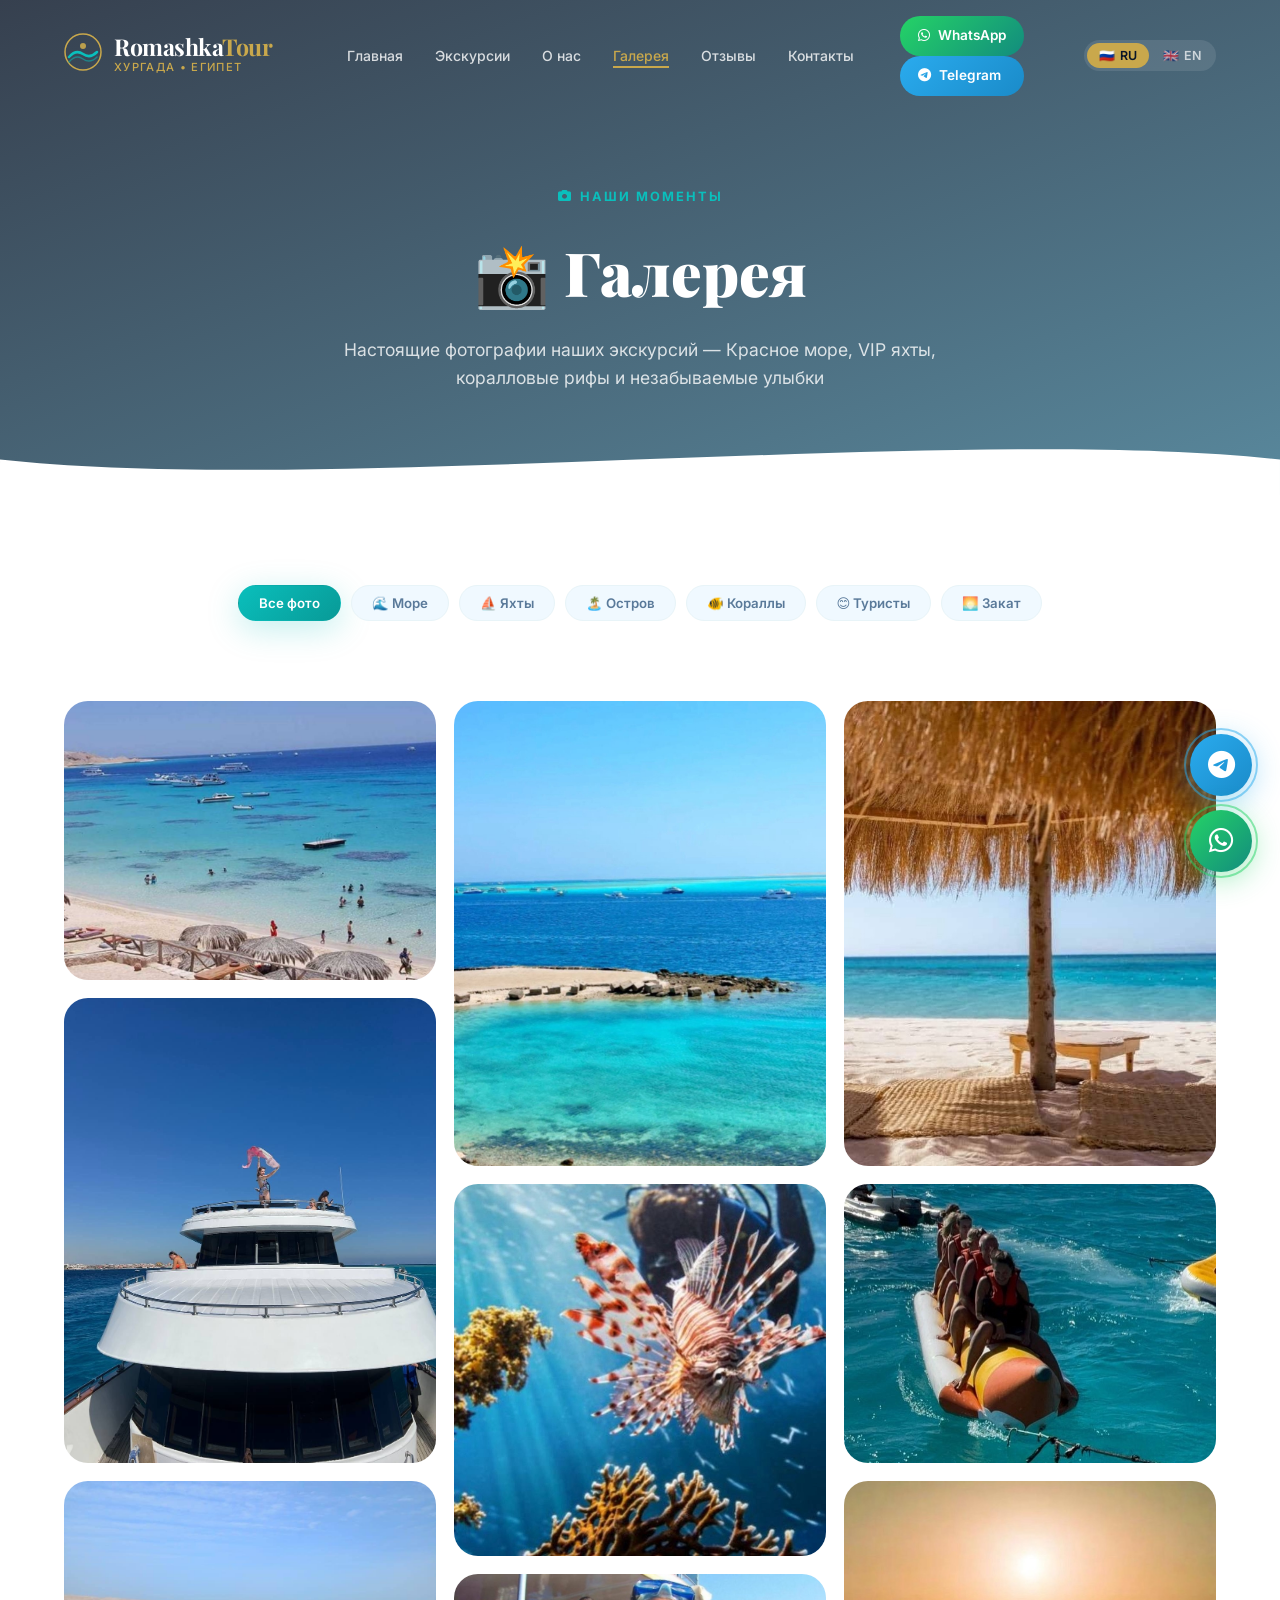
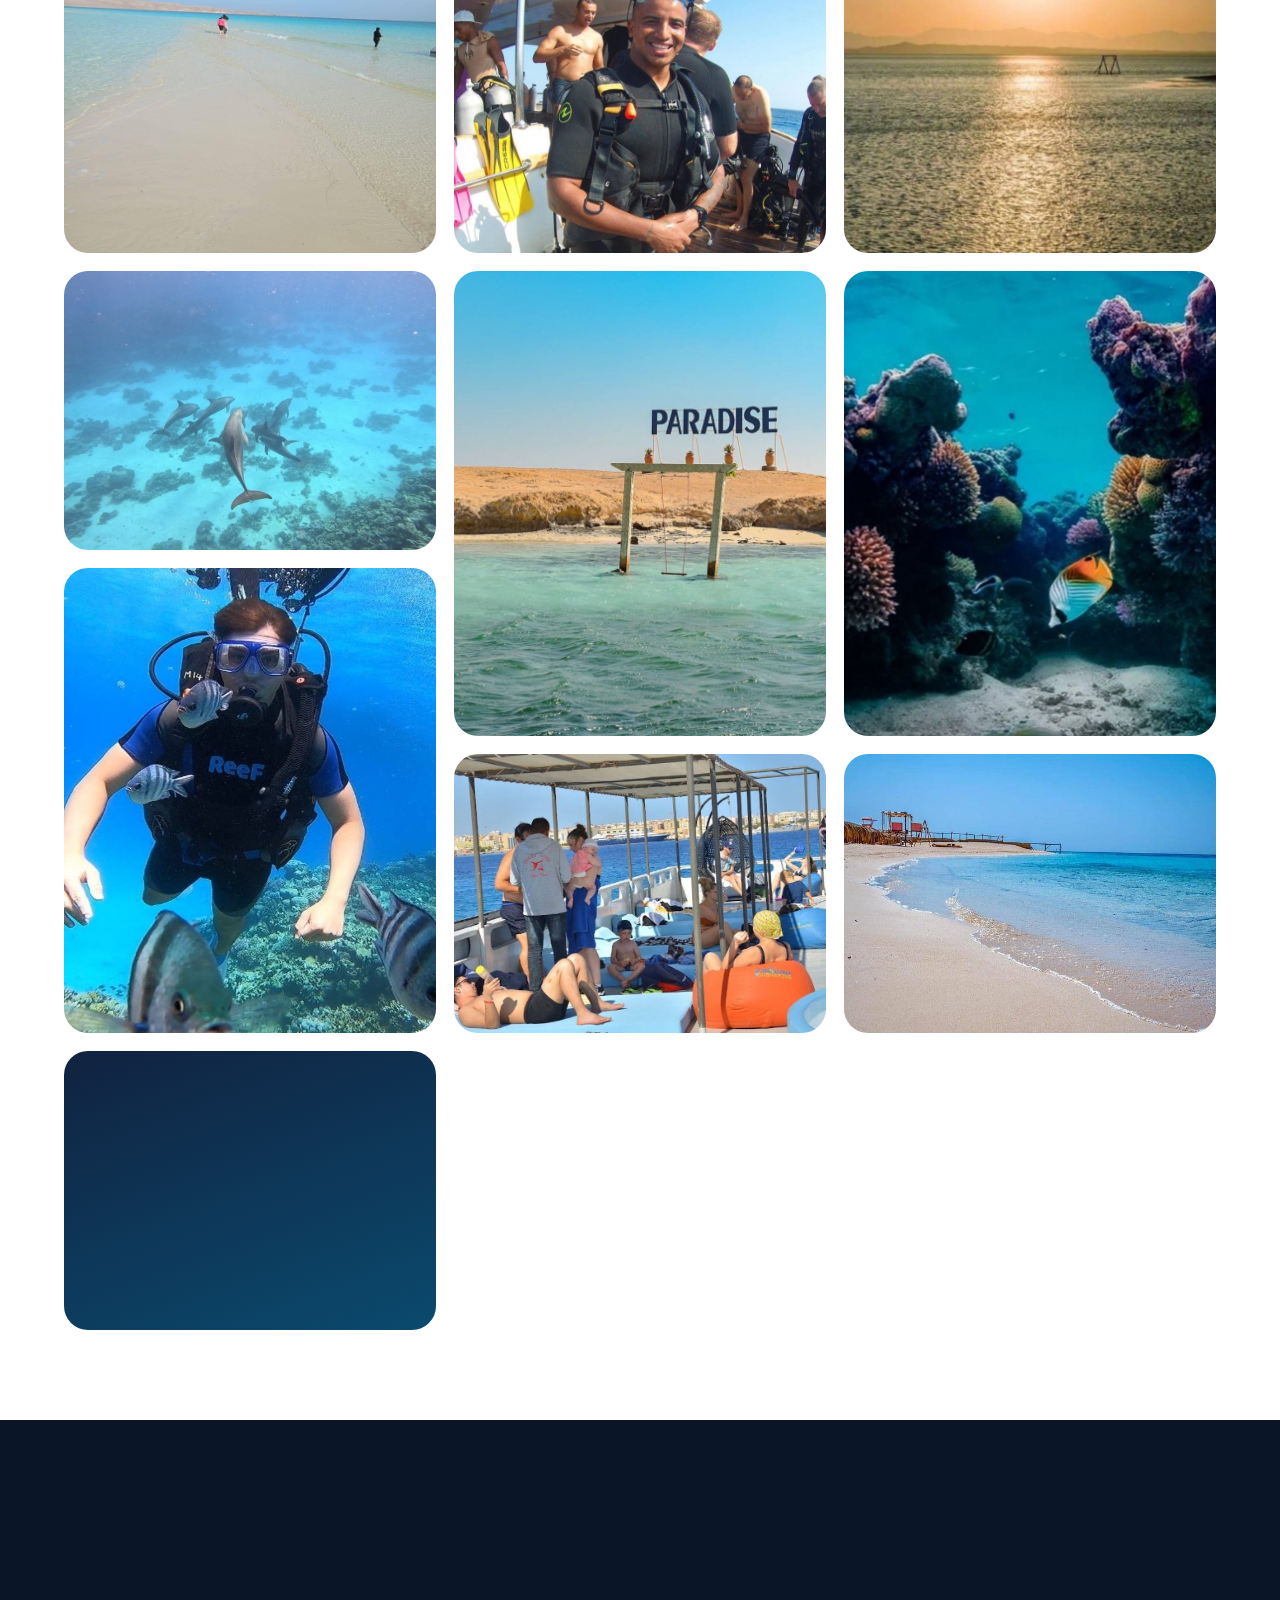
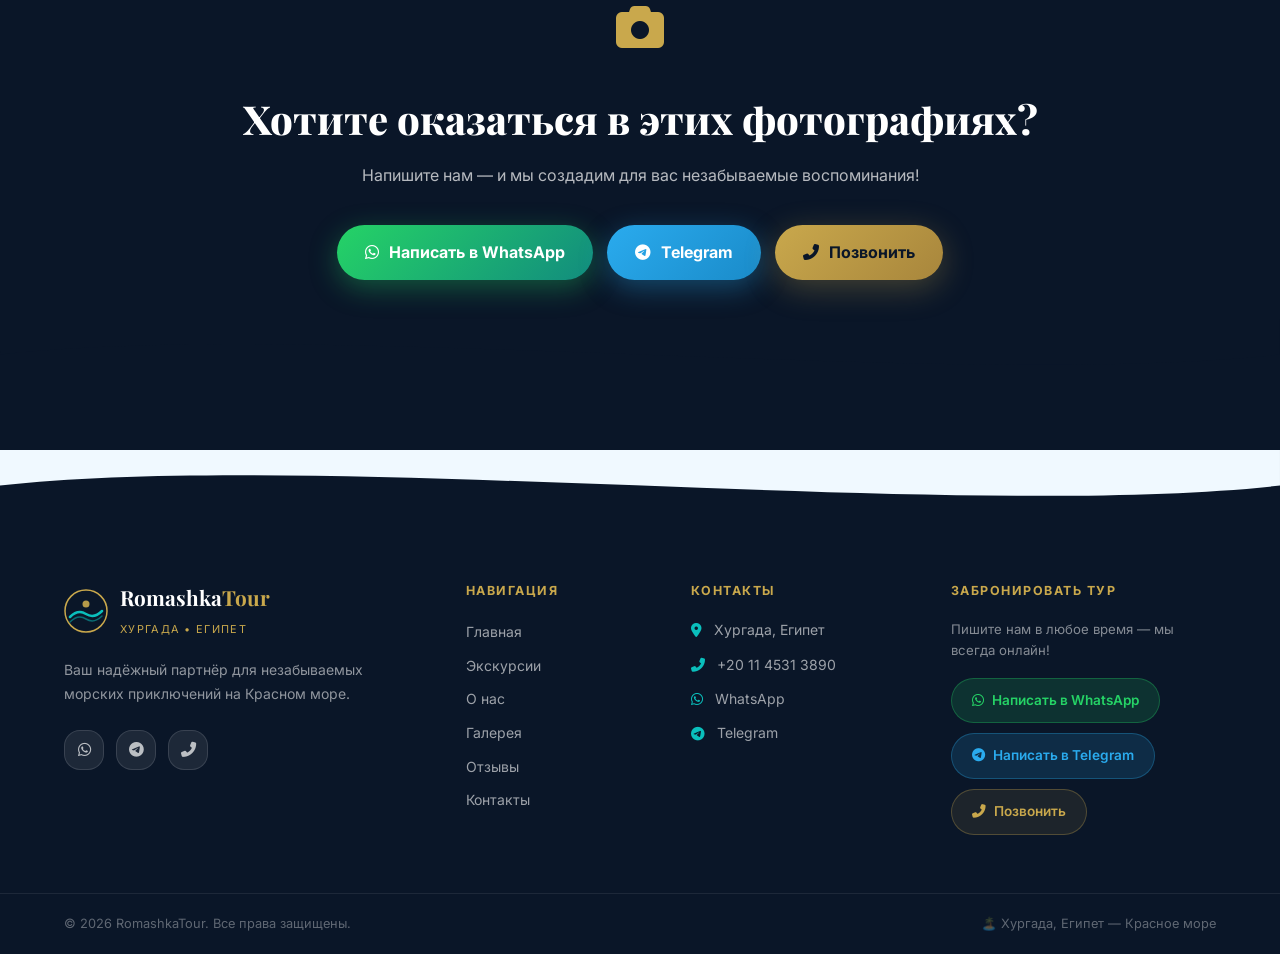
<file: gallery.html>
<!DOCTYPE html>
<html lang="ru">
<head>
<meta charset="UTF-8" />
<meta name="viewport" content="width=device-width, initial-scale=1.0" />
<meta name="description" content="Галерея RomashkaTour — фотографии VIP яхт, Красного моря, коралловых рифов, острова и туристов на экскурсиях в Хургаде." />
<meta name="keywords" content="галерея Хургада, фото Красное море, VIP яхта фото, снорклинг Египет, остров Хургада фото" />
<meta name="author" content="RomashkaTour" />
<meta property="og:title" content="Галерея — RomashkaTour Хургада" />
<meta property="og:description" content="Фотографии наших экскурсий: Красное море, VIP яхты, коралловые рифы, райский остров и счастливые туристы." />
<meta property="og:type" content="website" />
<title>Галерея — RomashkaTour | VIP Экскурсии Хургада</title>
<script>document.documentElement.classList.add('js');</script>
<link rel="icon" type="image/svg+xml" href="data:image/svg+xml,%3Csvg xmlns=%27http://www.w3.org/2000/svg%27 viewBox=%270 0 60 60%27%3E%3Ccircle cx=%2730%27 cy=%2730%27 r=%2728%27 fill=%27%230A1628%27 stroke=%27%23C9A84C%27 stroke-width=%272%27/%3E%3Cpath d=%27M10 38 Q20 28 30 35 Q40 42 50 32%27 stroke=%27%230ABFBC%27 stroke-width=%273%27 fill=%27none%27 stroke-linecap=%27round%27/%3E%3Cpath d=%27M10 44 Q20 34 30 41 Q40 48 50 38%27 stroke=%27%230ABFBC%27 stroke-width=%272%27 fill=%27none%27 stroke-linecap=%27round%27 opacity=%270.6%27/%3E%3C/svg%3E" />
<meta name="theme-color" content="#0A1628" />
<link rel="preconnect" href="https://fonts.googleapis.com" />
<link rel="preconnect" href="https://fonts.gstatic.com" crossorigin />
<link href="https://fonts.googleapis.com/css2?family=Playfair+Display:ital,wght@0,400;0,600;0,700;0,900;1,400&family=Inter:wght@300;400;500;600;700&display=swap" rel="stylesheet" />
<link rel="preconnect" href="https://cdnjs.cloudflare.com" crossorigin />
<link rel="stylesheet" href="https://cdnjs.cloudflare.com/ajax/libs/font-awesome/6.5.0/css/all.min.css" />
<link rel="stylesheet" href="style.css" />
</head>
<body>

<!-- ========== PRELOADER ========== -->
<div class="preloader" id="preloader">
<div class="preloader-inner">
<div class="preloader-wave"></div>
<div class="preloader-logo">
<svg width="60" height="60" viewBox="0 0 60 60" fill="none">
<circle cx="30" cy="30" r="28" stroke="#C9A84C" stroke-width="2"/>
<path d="M10 38 Q20 28 30 35 Q40 42 50 32" stroke="#0ABFBC" stroke-width="3" fill="none" stroke-linecap="round"/>
<path d="M10 44 Q20 34 30 41 Q40 48 50 38" stroke="#0ABFBC" stroke-width="2" fill="none" stroke-linecap="round" opacity="0.6"/>
</svg>
</div>
<p class="preloader-text" data-ru="Загрузка..." data-en="Loading...">Загрузка...</p>
</div>
</div>

<!-- ========== FLOATING WHATSAPP ========== -->
<a href="https://t.me/BESO_adel" target="_blank" class="telegram-float" aria-label="Telegram">
<i class="fab fa-telegram"></i>
<span class="telegram-pulse"></span>
</a>
<a href="https://wa.me/201145313890" target="_blank" class="whatsapp-float" aria-label="WhatsApp">
<i class="fab fa-whatsapp"></i>
<span class="whatsapp-pulse"></span>
</a>

<!-- ========== HEADER / NAV ========== -->
<header class="header" id="header">
<div class="header-inner container">
<a href="index.html" class="logo">
<div class="logo-icon">
<svg width="38" height="38" viewBox="0 0 38 38" fill="none">
<circle cx="19" cy="19" r="18" stroke="#C9A84C" stroke-width="1.5"/>
<path d="M5 24 Q12 16 19 21 Q26 26 33 19" stroke="#0ABFBC" stroke-width="2.5" fill="none" stroke-linecap="round"/>
<path d="M5 29 Q12 21 19 26 Q26 31 33 24" stroke="#0ABFBC" stroke-width="1.5" fill="none" stroke-linecap="round" opacity="0.5"/>
<circle cx="19" cy="13" r="3" fill="#C9A84C" opacity="0.9"/>
</svg>
</div>
<div class="logo-text">
<span class="logo-name">Romashka<span>Tour</span></span>
<span class="logo-sub" data-ru="Хургада • Египет" data-en="Hurghada • Egypt">Хургада • Египет</span>
</div>
</a>

<nav class="nav" id="nav">
<ul class="nav-list">
<li><a href="index.html" class="nav-link" data-ru="Главная" data-en="Home">Главная</a></li>
<li><a href="excursions.html" class="nav-link" data-ru="Экскурсии" data-en="Excursions">Экскурсии</a></li>
<li><a href="about.html" class="nav-link" data-ru="О нас" data-en="About">О нас</a></li>
<li><a href="gallery.html" class="nav-link active" data-ru="Галерея" data-en="Gallery">Галерея</a></li>
<li><a href="reviews.html" class="nav-link" data-ru="Отзывы" data-en="Reviews">Отзывы</a></li>
<li><a href="contacts.html" class="nav-link" data-ru="Контакты" data-en="Contacts">Контакты</a></li>
</ul>
<div class="nav-cta">
<a href="https://wa.me/201145313890" target="_blank" class="btn-nav-wa">
<i class="fab fa-whatsapp"></i>
<span data-ru="WhatsApp" data-en="WhatsApp">WhatsApp</span>
</a>
<a href="https://t.me/BESO_adel" target="_blank" class="btn-nav-tg">
<i class="fab fa-telegram"></i>
<span data-ru="Telegram" data-en="Telegram">Telegram</span>
</a>
</div>
</nav>

<div class="header-controls">
<div class="lang-switcher" id="langSwitcher">
<button class="lang-btn active" data-lang="ru">
<span class="flag">🇷🇺</span> RU
</button>
<button class="lang-btn" data-lang="en">
<span class="flag">🇬🇧</span> EN
</button>
</div>
<button class="burger" id="burger" aria-label="Меню">
<span></span><span></span><span></span>
</button>
</div>
</div>
</header>

<!-- ========== PAGE HERO ========== -->
<section class="page-hero" style="background: linear-gradient(160deg, rgba(10,22,40,0.82) 0%, rgba(10,80,110,0.68) 100%), url('https://images.unsplash.com/photo-1505118380757-91f5f5632de0?w=1920&q=80') center/cover no-repeat;">
<div class="page-hero-content" data-aos="fade-up">
<div class="section-eyebrow" style="justify-content:center; margin-bottom:16px;">
<i class="fas fa-camera"></i>
<span data-ru="Наши моменты" data-en="Our Moments">Наши моменты</span>
</div>
<h1 data-ru="📸 Галерея" data-en="📸 Gallery">📸 Галерея</h1>
<p data-ru="Настоящие фотографии наших экскурсий — Красное море, VIP яхты, коралловые рифы и незабываемые улыбки" data-en="Real photos from our excursions — Red Sea, VIP yachts, coral reefs and unforgettable smiles">Настоящие фотографии наших экскурсий — Красное море, VIP яхты, коралловые рифы и незабываемые улыбки</p>
</div>
<div class="page-hero-wave">
<svg viewBox="0 0 1440 80" fill="none" xmlns="http://www.w3.org/2000/svg">
<path d="M0,40 C360,80 1080,0 1440,40 L1440,80 L0,80 Z" fill="#ffffff"/>
</svg>
</div>
</section>

<!-- ========== GALLERY FILTER ========== -->
<section class="section-pad" style="background:#fff; padding-bottom: 0;">
<div class="container">
<div class="gallery-filter" id="galleryFilter">
<button class="gf-btn active" data-filter="all" data-ru="Все фото" data-en="All Photos">Все фото</button>
<button class="gf-btn" data-filter="sea" data-ru="🌊 Море" data-en="🌊 Sea">🌊 Море</button>
<button class="gf-btn" data-filter="yacht" data-ru="⛵ Яхты" data-en="⛵ Yachts">⛵ Яхты</button>
<button class="gf-btn" data-filter="island" data-ru="🏝️ Остров" data-en="🏝️ Island">🏝️ Остров</button>
<button class="gf-btn" data-filter="coral" data-ru="🐠 Кораллы" data-en="🐠 Corals">🐠 Кораллы</button>
<button class="gf-btn" data-filter="tourists" data-ru="😊 Туристы" data-en="😊 Tourists">😊 Туристы</button>
<button class="gf-btn" data-filter="sunset" data-ru="🌅 Закат" data-en="🌅 Sunset">🌅 Закат</button>
</div>
</div>
</section>

<!-- ========== GALLERY GRID ========== -->
<section class="section-pad" style="background:#fff; padding-top: 32px;">
<div class="container">
<div class="gallery-grid" id="galleryGrid">

<!-- 1: Красное море -->
<div class="gallery-item" data-category="sea" data-aos="fade-up" data-aos-delay="0">
<div class="gallery-item-inner" style="aspect-ratio:4/3;">
<img src="images/море 32.jpg" alt="Красное море" style="width:100%; height:100%; object-fit:cover;" loading="lazy" decoding="async">
</div>
<div class="gallery-overlay">
<i class="gallery-zoom fas fa-expand-alt"></i>
<p class="gallery-caption" data-ru="Бирюзовые воды Красного моря" data-en="Turquoise waters of the Red Sea">Бирюзовые воды Красного моря</p>
</div>
</div>
<!-- 2: VIP яхта -->
<div class="gallery-item" data-category="yacht" data-aos="fade-up" data-aos-delay="60">
<div class="gallery-item-inner" style="aspect-ratio:4/5;">
<img src="images/yaht portret.jpg" alt="Наша VIP-яхта в открытом море" style="width:100%; height:100%; object-fit:cover;" loading="lazy" decoding="async">
</div>
<div class="gallery-overlay">
<i class="gallery-zoom fas fa-expand-alt"></i>
<p class="gallery-caption" data-ru="Наша VIP-яхта в открытом море" data-en="Our VIP yacht on the open sea">Наша VIP-яхта в открытом море</p>
</div>
</div>

<!-- 3: Райский остров -->
<div class="gallery-item" data-category="island" data-aos="fade-up" data-aos-delay="120">
<div class="gallery-item-inner" style="aspect-ratio:1/1;">
<img src="images/plas oortret.jpg" alt="Райский остров — наш главный маршрут" style="width:100%; height:100%; object-fit:cover;" loading="lazy" decoding="async">
</div>
<div class="gallery-overlay">
<i class="gallery-zoom fas fa-expand-alt"></i>
<p class="gallery-caption" data-ru="Райский остров — наш главный маршрут" data-en="Paradise Island — our main route">Райский остров — наш главный маршрут</p>
</div>
</div>

<!-- 4: Коралловые рифы -->
<div class="gallery-item" data-category="coral" data-aos="fade-up" data-aos-delay="0">
<div class="gallery-item-inner" style="aspect-ratio:4/3;">
<img src="images/coral 32.jpg" alt="Коралловые рифы — подводный сад" style="width:100%; height:100%; object-fit:cover;" loading="lazy" decoding="async">
</div>
<div class="gallery-overlay">
<i class="gallery-zoom fas fa-expand-alt"></i>
<p class="gallery-caption" data-ru="Коралловые рифы — подводный сад" data-en="Coral reefs — an underwater garden">Коралловые рифы — подводный сад</p>
</div>
</div>

<!-- 5: Туристы, снорклинг -->
<div class="gallery-item" data-category="tourists" data-aos="fade-up" data-aos-delay="60">
<div class="gallery-item-inner" style="aspect-ratio:4/5;">
<img src="images/turist portret.jpg" alt="Снорклинг среди кораллов" style="width:100%; height:100%; object-fit:cover;" loading="lazy" decoding="async">
</div>
<div class="gallery-overlay">
<i class="gallery-zoom fas fa-expand-alt"></i>
<p class="gallery-caption" data-ru="Снорклинг среди кораллов" data-en="Snorkeling among corals">Снорклинг среди кораллов</p>
</div>
</div>

<!-- 6: Закат -->
<div class="gallery-item" data-category="sunset" data-aos="fade-up" data-aos-delay="120">
<div class="gallery-item-inner" style="aspect-ratio:4/3;">
<img src="images/zakat 32.jpg" alt="Магический закат над Красным морем" style="width:100%; height:100%; object-fit:cover;" loading="lazy" decoding="async">
</div>
<div class="gallery-overlay">
<i class="gallery-zoom fas fa-expand-alt"></i>
<p class="gallery-caption" data-ru="Магический закат над Красным морем" data-en="Magical sunset over the Red Sea">Магический закат над Красным морем</p>
</div>
</div>

<!-- 7: Белоснежный пляж -->
<div class="gallery-item" data-category="island" data-aos="fade-up" data-aos-delay="0">
<div class="gallery-item-inner" style="aspect-ratio:4/5;">
<img src="images/море портрет.jpg" alt="Белоснежный пляж острова" style="width:100%; height:100%; object-fit:cover;" loading="lazy" decoding="async">
</div>
<div class="gallery-overlay">
<i class="gallery-zoom fas fa-expand-alt"></i>
<p class="gallery-caption" data-ru="Белоснежный пляж острова" data-en="The island's snow-white beach">Белоснежный пляж острова</p>
</div>
</div>

<!-- 8: Подводный мир -->
<div class="gallery-item" data-category="coral" data-aos="fade-up" data-aos-delay="60">
<div class="gallery-item-inner" style="aspect-ratio:1/1;">
<img src="images/coral cvadr.jpg" alt="Удивительный подводный мир" style="width:100%; height:100%; object-fit:cover;" loading="lazy" decoding="async">
</div>
<div class="gallery-overlay">
<i class="gallery-zoom fas fa-expand-alt"></i>
<p class="gallery-caption" data-ru="Удивительный подводный мир" data-en="Amazing underwater world">Удивительный подводный мир</p>
</div>
</div>

<!-- 9: Гид Бешо -->
<div class="gallery-item" data-category="tourists" data-aos="fade-up" data-aos-delay="120">
<div class="gallery-item-inner" style="aspect-ratio:4/3;">
<img src="images/boss beso 32.jpg" alt="Гид Бешо с нашими гостями" style="width:100%; height:100%; object-fit:cover;" loading="lazy" decoding="async">
</div>
<div class="gallery-overlay">
<i class="gallery-zoom fas fa-expand-alt"></i>
<p class="gallery-caption" data-ru="Гид Бешо с нашими гостями" data-en="Guide Besho with our guests">Гид Бешо с нашими гостями</p>
</div>
</div>

<!-- 10: Яхта на горизонте -->
<div class="gallery-item" data-category="yacht" data-aos="fade-up" data-aos-delay="0">
<div class="gallery-item-inner" style="aspect-ratio:4/5;">
<img src="images/yafi portret.jpg" alt="VIP яхта в открытом Красном море" style="width:100%; height:100%; object-fit:cover;" loading="lazy" decoding="async">
</div>
<div class="gallery-overlay">
<i class="gallery-zoom fas fa-expand-alt"></i>
<p class="gallery-caption" data-ru="VIP яхта в открытом Красном море" data-en="VIP yacht in the open Red Sea">VIP яхта в открытом Красном море</p>
</div>
</div>

<!-- 11: Обед на борту -->
<div class="gallery-item" data-category="tourists" data-aos="fade-up" data-aos-delay="60">
<div class="gallery-item-inner" style="aspect-ratio:4/3;">
<img src="images/turist 32.jpg" alt="Вкусный обед на борту яхты" style="width:100%; height:100%; object-fit:cover;" loading="lazy" decoding="async">
</div>
<div class="gallery-overlay">
<i class="gallery-zoom fas fa-expand-alt"></i>
<p class="gallery-caption" data-ru="Вкусный обед на борту яхты" data-en="Delicious lunch on board the yacht">Вкусный обед на борту яхты</p>
</div>
</div>

<!-- 12: Пляж Хургады -->
<div class="gallery-item" data-category="sea" data-aos="fade-up" data-aos-delay="120">
<div class="gallery-item-inner" style="aspect-ratio:4/5;">
<img src="images/plas portret.jpg" alt="Пляжи Хургады — лучшее место для отдыха" style="width:100%; height:100%; object-fit:cover;" loading="lazy" decoding="async">
</div>
<div class="gallery-overlay">
<i class="gallery-zoom fas fa-expand-alt"></i>
<p class="gallery-caption" data-ru="Пляжи Хургады — лучшее место для отдыха" data-en="Hurghada beaches — the best place to relax">Пляжи Хургады — лучшее место для отдыха</p>
</div>
</div>

<!-- 13: Водные развлечения — банан -->
<div class="gallery-item" data-category="tourists" data-aos="fade-up" data-aos-delay="0">
<div class="gallery-item-inner" style="aspect-ratio:4/3;">
<img src="images/turist banan 32.jpg" alt="Катание на банане — весёлые эмоции!" style="width:100%; height:100%; object-fit:cover;" loading="lazy" decoding="async">
</div>
<div class="gallery-overlay">
<i class="gallery-zoom fas fa-expand-alt"></i>
<p class="gallery-caption" data-ru="Катание на банане — весёлые эмоции!" data-en="Banana boat — fun and thrills!">Катание на банане — весёлые эмоции!</p>
</div>
</div>

<!-- 14: Закат с яхты -->
<div class="gallery-item" data-category="sunset" data-aos="fade-up" data-aos-delay="60">
<div class="gallery-item-inner" style="aspect-ratio:1/1;">
<img src="images/zakat portret.jpg" alt="Закат с борта яхты — незабываемо" style="width:100%; height:100%; object-fit:cover;" loading="lazy" decoding="async">
</div>
<div class="gallery-overlay">
<i class="gallery-zoom fas fa-expand-alt"></i>
<p class="gallery-caption" data-ru="Закат с борта яхты — незабываемо" data-en="Sunset from the yacht deck — unforgettable">Закат с борта яхты — незабываемо</p>
</div>
</div>

<!-- 15: Рыбы и кораллы -->
<div class="gallery-item" data-category="coral" data-aos="fade-up" data-aos-delay="120">
<div class="gallery-item-inner" style="aspect-ratio:4/5;">
<img src="images/coral portet.jpg" alt="Тропические рыбки и кораллы" style="width:100%; height:100%; object-fit:cover;" loading="lazy" decoding="async">
</div>
<div class="gallery-overlay">
<i class="gallery-zoom fas fa-expand-alt"></i>
<p class="gallery-caption" data-ru="Тропические рыбки и кораллы" data-en="Tropical fish and coral">Тропические рыбки и кораллы</p>
</div>
</div>

<!-- 16: Море вблизи острова -->
<div class="gallery-item" data-category="sea" data-aos="fade-up" data-aos-delay="0">
<div class="gallery-item-inner" style="aspect-ratio:4/3;">
<img src="images/море 32 2.jpg" alt="Кристально чистая вода Красного моря" style="width:100%; height:100%; object-fit:cover;" loading="lazy" decoding="async">
</div>
<div class="gallery-overlay">
<i class="gallery-zoom fas fa-expand-alt"></i>
<p class="gallery-caption" data-ru="Кристально чистая вода Красного моря" data-en="Crystal clear Red Sea water">Кристально чистая вода Красного моря</p>
</div>
</div>

</div>

<!-- Пустое состояние (если фильтр ничего не нашёл) -->
<div class="gallery-empty" id="galleryEmpty" style="display:none; text-align:center; padding:60px 24px;">
<i class="fas fa-image" style="font-size:3rem; color:var(--gray-3); margin-bottom:16px; display:block;"></i>
<p data-ru="Фотографии в этой категории появятся скоро" data-en="Photos in this category coming soon" style="color:var(--text-light); font-size:1rem;">Фотографии в этой категории появятся скоро</p>
</div>
</div>
</section>

<!-- ========== CTA BANNER ========== -->
<section class="cta-banner">
<div class="cta-wave-top">
<svg viewBox="0 0 1440 80" fill="none"><path d="M0,40 C360,80 1080,0 1440,40 L1440,80 L0,80 Z" fill="#0A1628"/></svg>
</div>
<div class="cta-content container" data-aos="fade-up">
<div class="cta-icon"><i class="fas fa-camera"></i></div>
<h2 data-ru="Хотите оказаться в этих фотографиях?" data-en="Want to be in these photos?">Хотите оказаться в этих фотографиях?</h2>
<p data-ru="Напишите нам — и мы создадим для вас незабываемые воспоминания!" data-en="Write to us — and we'll create unforgettable memories for you!">Напишите нам — и мы создадим для вас незабываемые воспоминания!</p>
<div class="cta-btns">
<a href="https://wa.me/201145313890" target="_blank" class="btn-wa-big">
<i class="fab fa-whatsapp"></i>
<span data-ru="Написать в WhatsApp" data-en="WhatsApp Us">Написать в WhatsApp</span>
</a>
<a href="https://t.me/BESO_adel" target="_blank" class="btn-tg-big">
<i class="fab fa-telegram"></i>
<span data-ru="Telegram" data-en="Telegram">Telegram</span>
</a>
<a href="tel:+201145313890" class="btn-call-big">
<i class="fas fa-phone-alt"></i>
<span data-ru="Позвонить" data-en="Call">Позвонить</span>
</a>
</div>
</div>
<div class="cta-wave-bottom">
<svg viewBox="0 0 1440 80" fill="none"><path d="M0,40 C360,0 1080,80 1440,40 L1440,0 L0,0 Z" fill="#0A1628"/></svg>
</div>
</section>

<!-- ========== FOOTER ========== -->
<footer class="footer">
<div class="footer-wave">
<svg viewBox="0 0 1440 80" fill="none"><path d="M0,40 C360,0 1080,80 1440,40 L1440,0 L0,0 Z" fill="#F0F9FF"/></svg>
</div>
<div class="footer-main container">
<div class="footer-brand">
<a href="index.html" class="footer-logo">
<svg width="44" height="44" viewBox="0 0 44 44" fill="none">
<circle cx="22" cy="22" r="21" stroke="#C9A84C" stroke-width="1.5"/>
<path d="M6 28 Q14 20 22 25 Q30 30 38 22" stroke="#0ABFBC" stroke-width="2.5" fill="none" stroke-linecap="round"/>
<path d="M6 33 Q14 25 22 30 Q30 35 38 27" stroke="#0ABFBC" stroke-width="1.5" fill="none" stroke-linecap="round" opacity="0.5"/>
<circle cx="22" cy="15" r="3.5" fill="#C9A84C" opacity="0.9"/>
</svg>
<div>
<span class="footer-logo-name">Romashka<span>Tour</span></span>
<span class="footer-logo-sub" data-ru="Хургада • Египет" data-en="Hurghada • Egypt">Хургада • Египет</span>
</div>
</a>
<p class="footer-desc" data-ru="Ваш надёжный партнёр для незабываемых морских приключений на Красном море." data-en="Your reliable partner for unforgettable sea adventures on the Red Sea.">Ваш надёжный партнёр для незабываемых морских приключений на Красном море.</p>
<div class="footer-socials">
<a href="https://wa.me/201145313890" target="_blank" aria-label="WhatsApp"><i class="fab fa-whatsapp"></i></a>
<a href="https://t.me/BESO_adel" target="_blank" aria-label="Telegram"><i class="fab fa-telegram"></i></a>
<a href="tel:+201145313890" aria-label="Phone"><i class="fas fa-phone-alt"></i></a>
</div>
</div>

<div class="footer-nav-block">
<h4 data-ru="Навигация" data-en="Navigation">Навигация</h4>
<ul>
<li><a href="index.html" data-ru="Главная" data-en="Home">Главная</a></li>
<li><a href="excursions.html" data-ru="Экскурсии" data-en="Excursions">Экскурсии</a></li>
<li><a href="about.html" data-ru="О нас" data-en="About">О нас</a></li>
<li><a href="gallery.html" data-ru="Галерея" data-en="Gallery">Галерея</a></li>
<li><a href="reviews.html" data-ru="Отзывы" data-en="Reviews">Отзывы</a></li>
<li><a href="contacts.html" data-ru="Контакты" data-en="Contacts">Контакты</a></li>
</ul>
</div>

<div class="footer-contact-block">
<h4 data-ru="Контакты" data-en="Contacts">Контакты</h4>
<ul class="footer-contacts">
<li>
<i class="fas fa-map-marker-alt"></i>
<span data-ru="Хургада, Египет" data-en="Hurghada, Egypt">Хургада, Египет</span>
</li>
<li>
<i class="fas fa-phone-alt"></i>
<a href="tel:+201145313890">+20 11 4531 3890</a>
</li>
<li>
<i class="fab fa-whatsapp"></i>
<a href="https://wa.me/201145313890" target="_blank">WhatsApp</a>
</li>
<li>
<i class="fab fa-telegram"></i>
<a href="https://t.me/BESO_adel" target="_blank">Telegram</a>
</li>
</ul>
</div>

<div class="footer-cta-block">
<h4 data-ru="Забронировать тур" data-en="Book a Tour">Забронировать тур</h4>
<p data-ru="Пишите нам в любое время — мы всегда онлайн!" data-en="Write to us anytime — we're always online!">Пишите нам в любое время — мы всегда онлайн!</p>
<a href="https://wa.me/201145313890" target="_blank" class="btn-footer-wa">
<i class="fab fa-whatsapp"></i>
<span data-ru="Написать в WhatsApp" data-en="WhatsApp Us">Написать в WhatsApp</span>
</a>
<a href="https://t.me/BESO_adel" target="_blank" class="btn-footer-tg">
<i class="fab fa-telegram"></i>
<span data-ru="Написать в Telegram" data-en="Telegram Us">Написать в Telegram</span>
</a>
<a href="tel:+201145313890" class="btn-footer-call">
<i class="fas fa-phone-alt"></i>
<span data-ru="Позвонить" data-en="Call">Позвонить</span>
</a>
</div>
</div>

<div class="footer-bottom">
<div class="container footer-bottom-inner">
<p>© 2026 RomashkaTour. <span data-ru="Все права защищены." data-en="All rights reserved.">Все права защищены.</span></p>
<p data-ru="🏝️ Хургада, Египет — Красное море" data-en="🏝️ Hurghada, Egypt — Red Sea">🏝️ Хургада, Египет — Красное море</p>
</div>
</div>
</footer>

<!-- ========== GALLERY FILTER + STYLES (inline, not touching style.css) ========== -->
<style>
.gallery-filter {
display: flex;
flex-wrap: wrap;
gap: 10px;
justify-content: center;
margin-bottom: 40px;
padding-bottom: 8px;
}
.gf-btn {
display: inline-flex;
align-items: center;
gap: 6px;
padding: 9px 20px;
border-radius: var(--radius-full);
font-size: 0.83rem;
font-weight: 600;
color: var(--text-light);
background: var(--off-white);
border: 1.5px solid var(--gray-2);
cursor: pointer;
transition: var(--transition);
white-space: nowrap;
}
.gf-btn:hover {
border-color: var(--teal);
color: var(--teal);
background: var(--teal-light);
}
.gf-btn.active {
background: linear-gradient(135deg, var(--teal), var(--teal-dark));
color: white;
border-color: transparent;
box-shadow: var(--shadow-teal);
}
.gallery-item {
transition: opacity 0.4s ease, transform 0.4s ease;
}
.gallery-item.hidden {
display: none;
}
</style>

<script src="script.js"></script>

<!-- GALLERY FILTER LOGIC -->
<script>
(function() {
const filterBtns = document.querySelectorAll('.gf-btn');
const items = document.querySelectorAll('.gallery-item[data-category]');
const emptyMsg = document.getElementById('galleryEmpty');

filterBtns.forEach(btn => {
btn.addEventListener('click', () => {
const filter = btn.dataset.filter;

// Update active button
filterBtns.forEach(b => b.classList.remove('active'));
btn.classList.add('active');

// Filter items
let visible = 0;
items.forEach(item => {
const cat = item.dataset.category;
const show = filter === 'all' || cat === filter;
item.classList.toggle('hidden', !show);
if (show) visible++;
});

// Show/hide empty message
if (emptyMsg) emptyMsg.style.display = visible === 0 ? 'block' : 'none';
});
});

// Update filter button text on lang switch
// (already handled by data-ru/data-en on the buttons)
})();
</script>
</body>
</html>
</file>
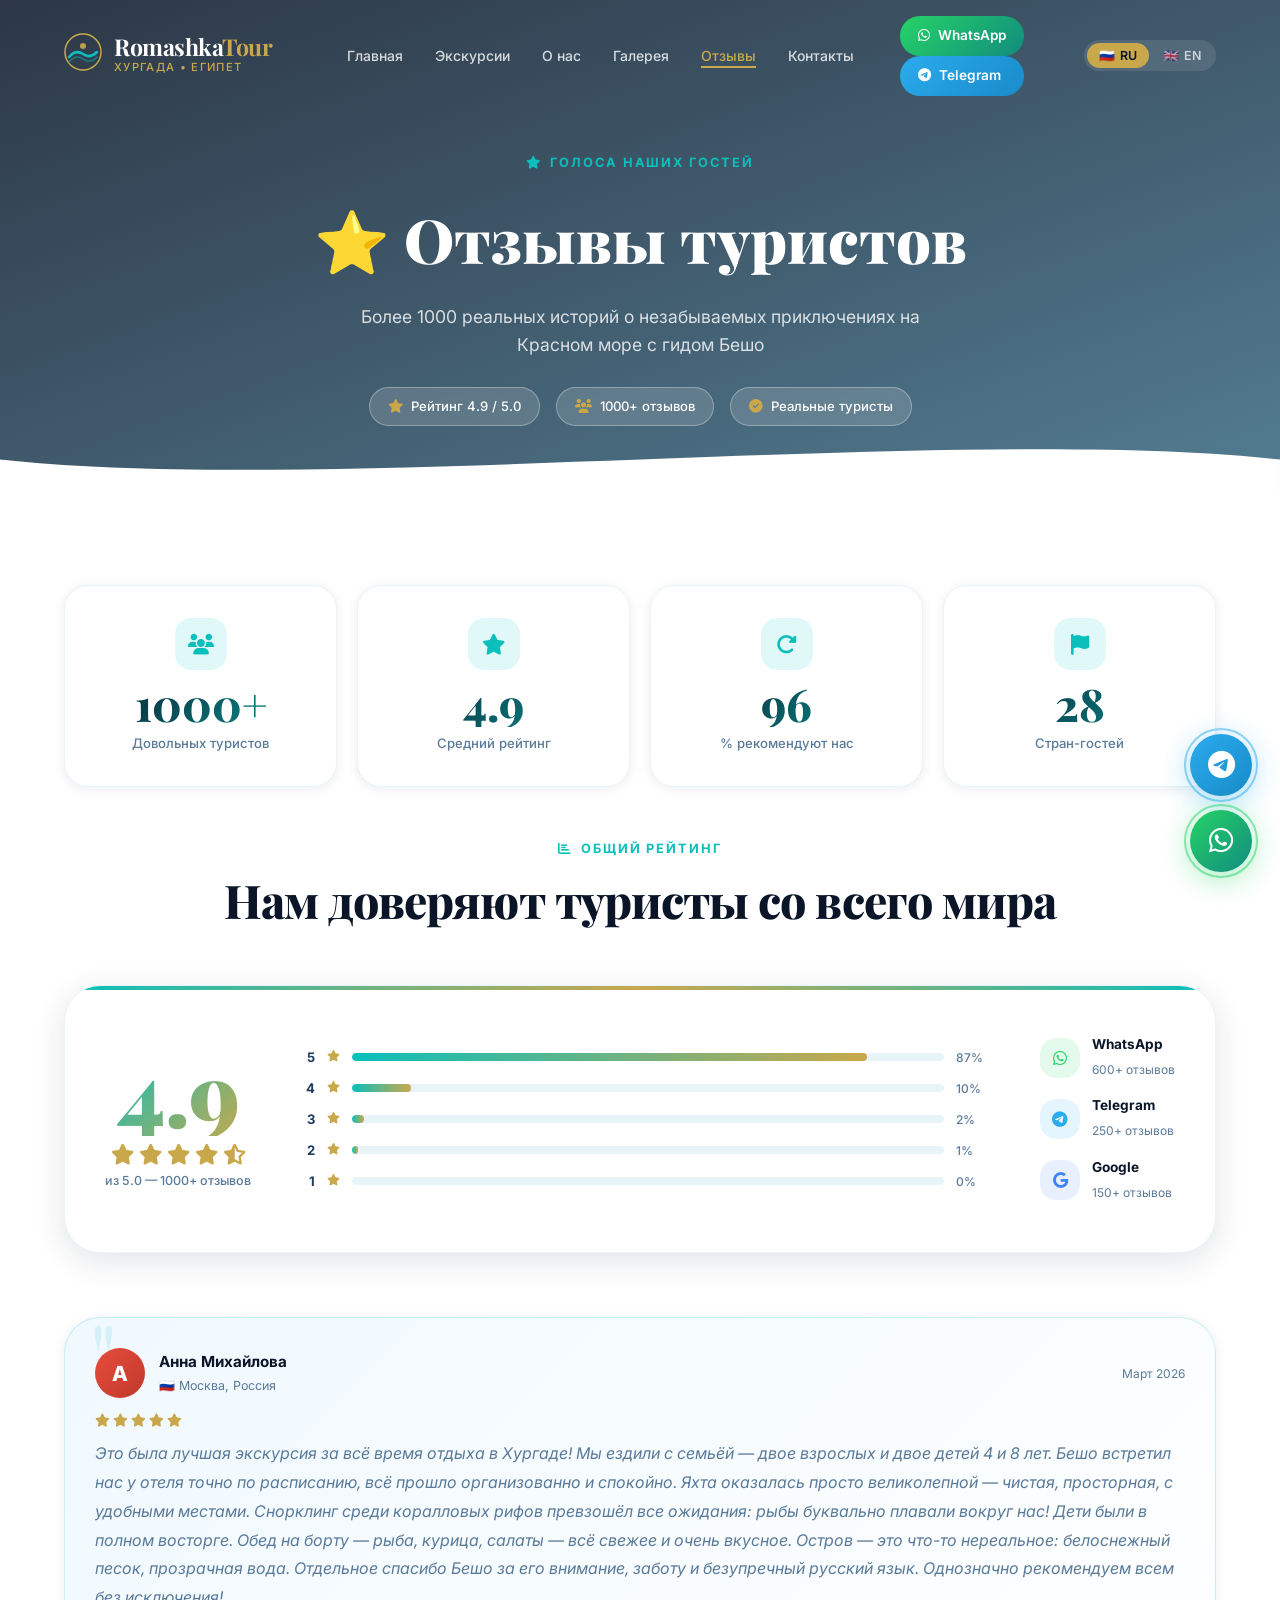
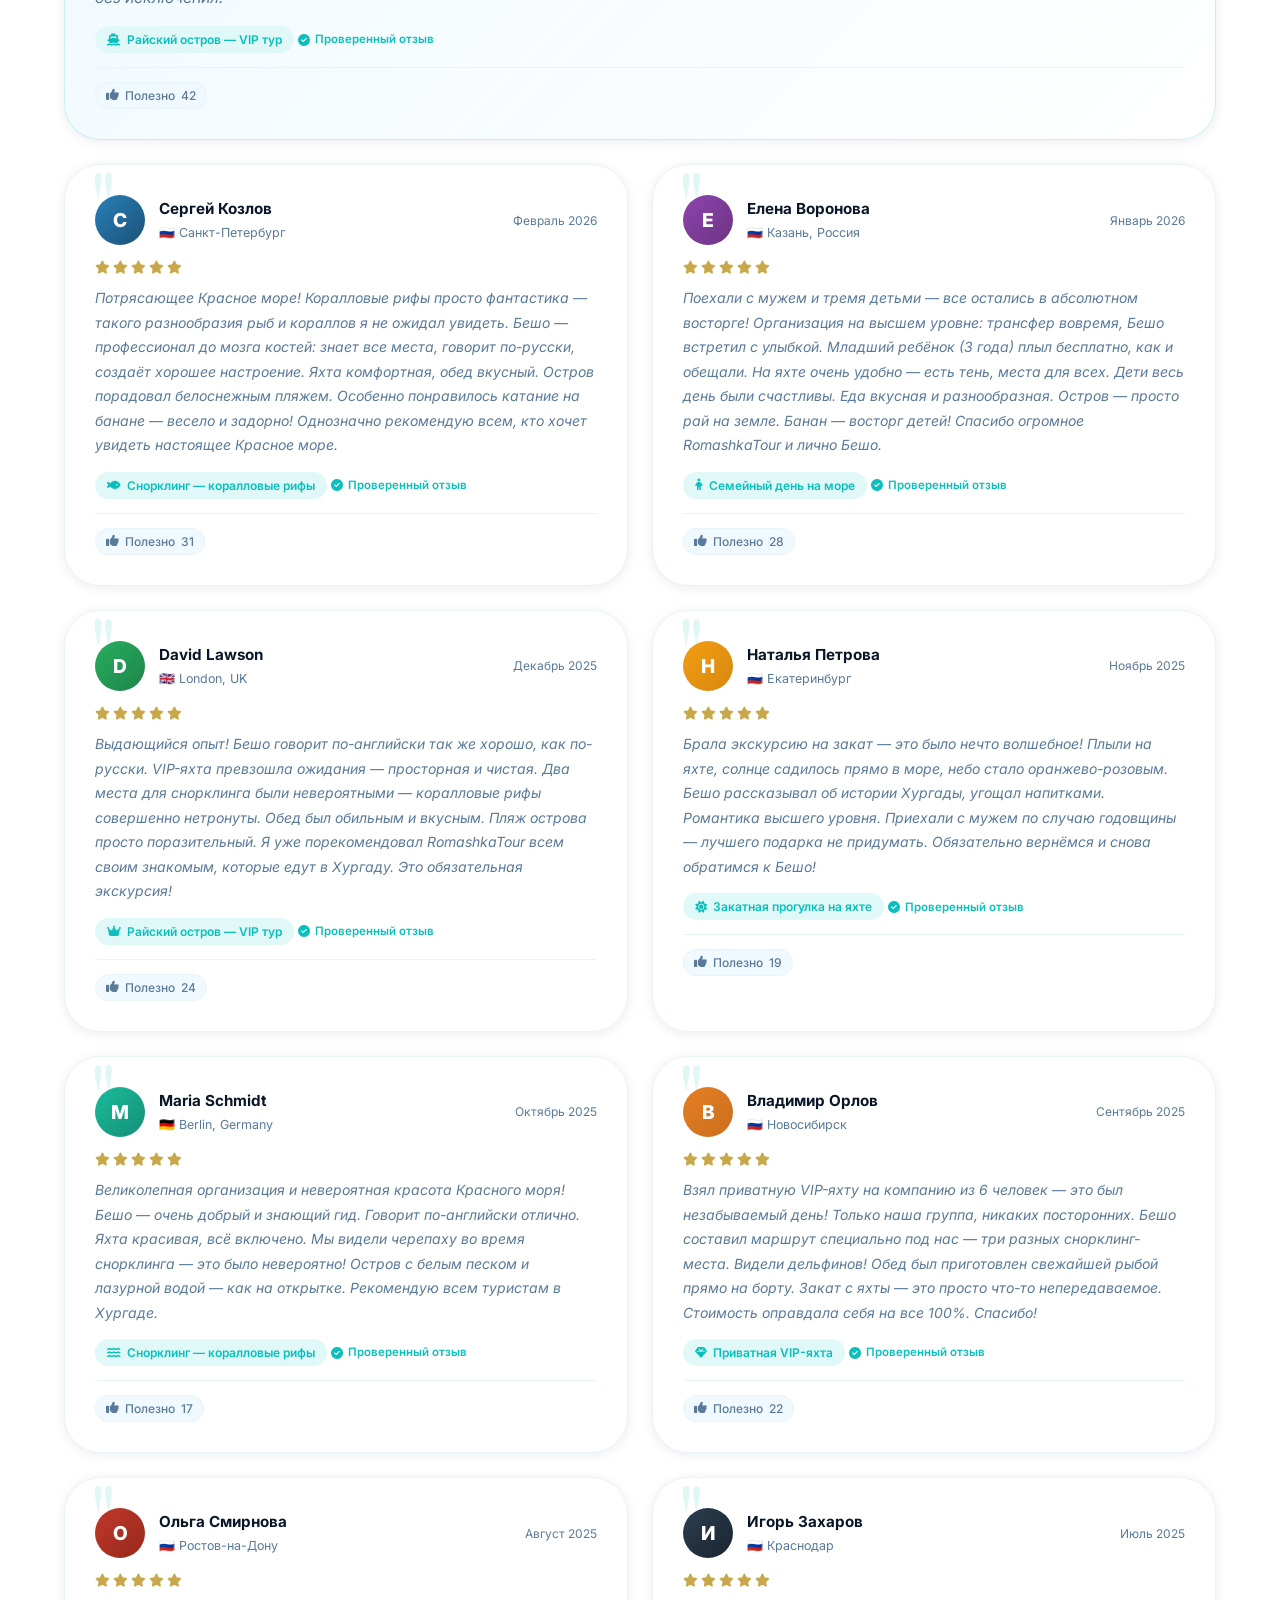
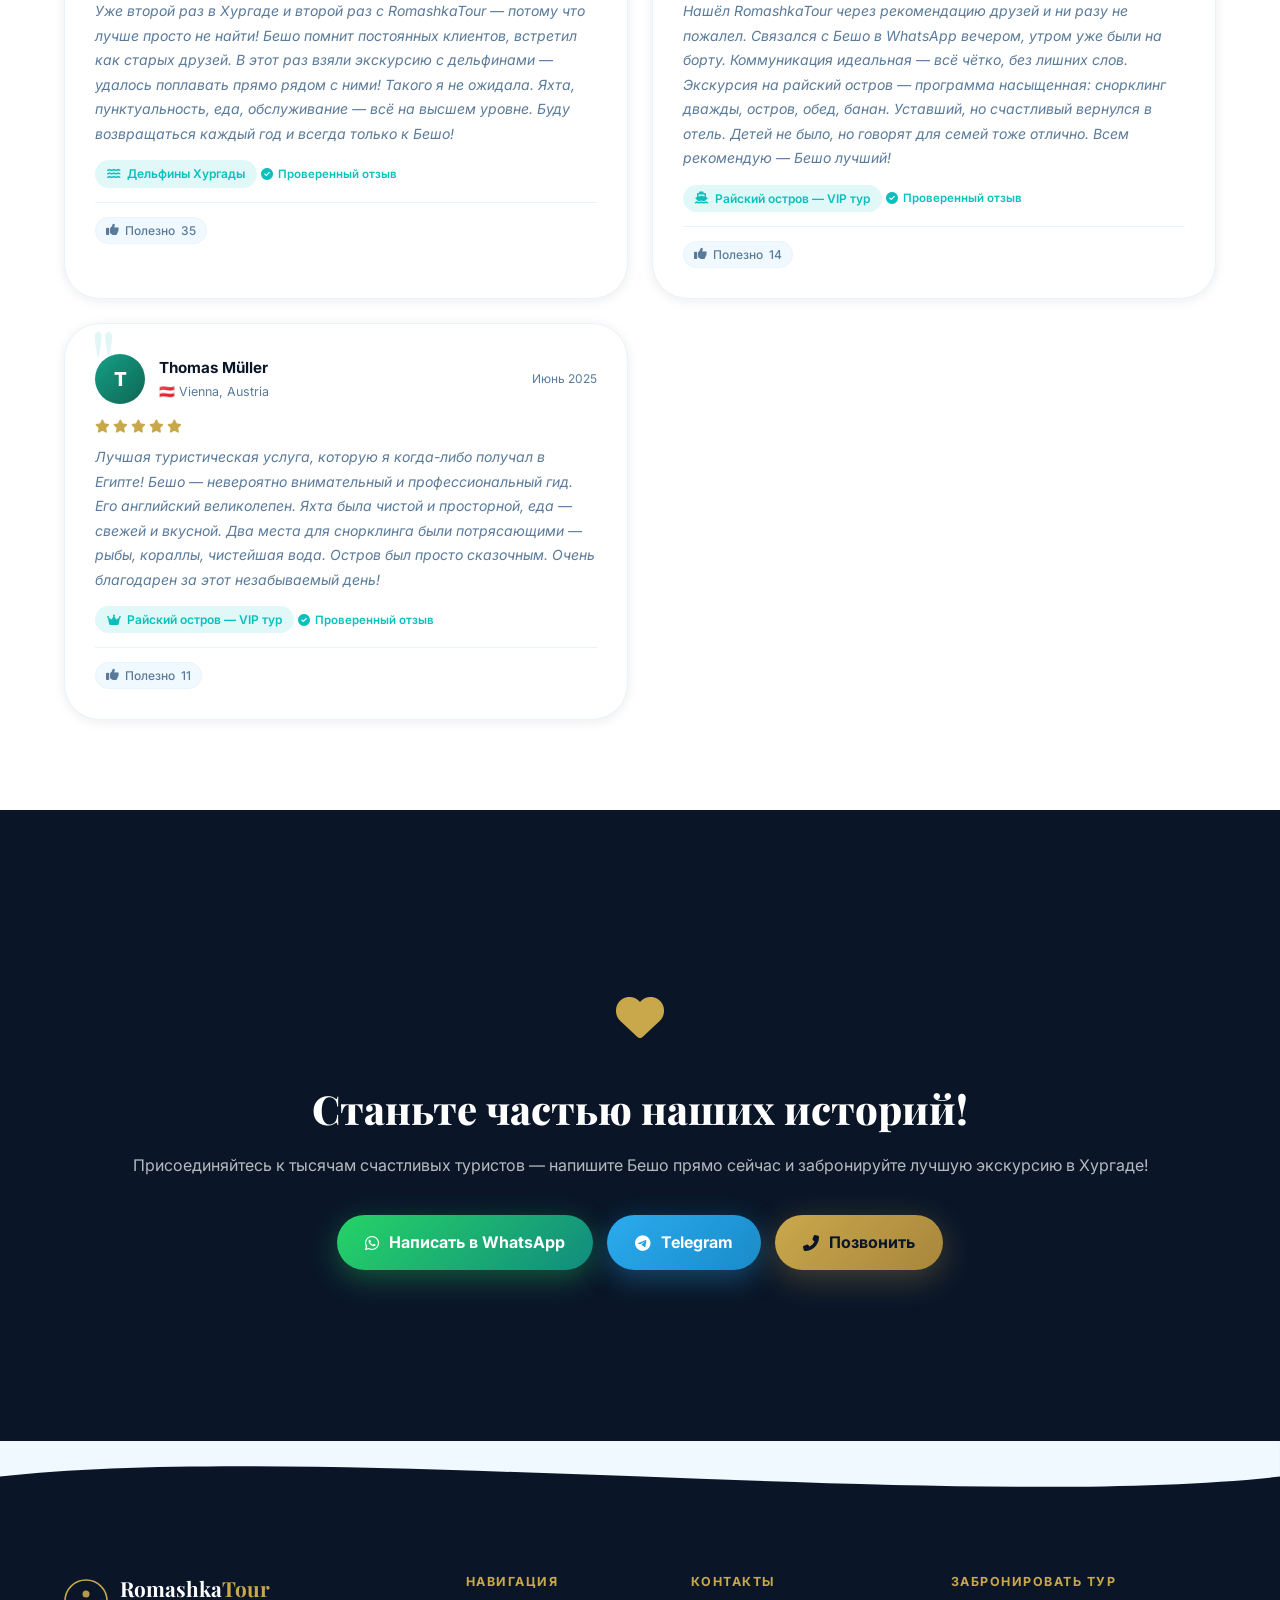
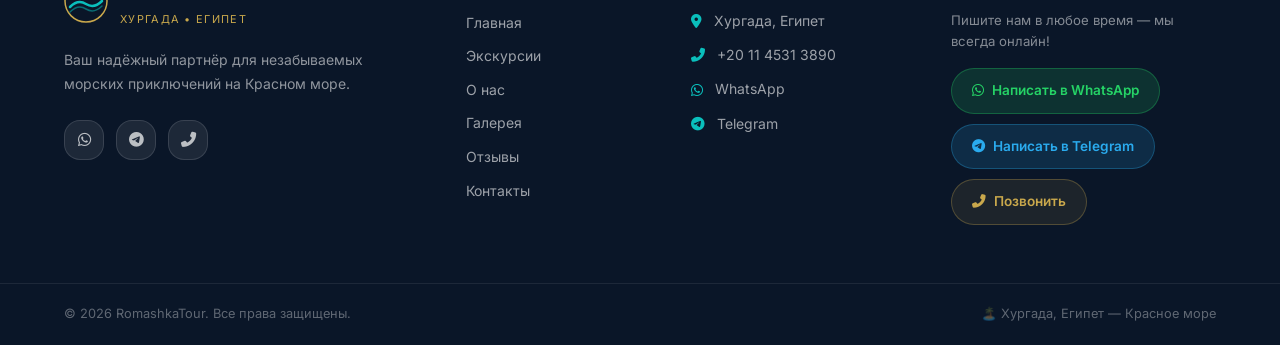
<file: reviews.html>
<!DOCTYPE html>
<html lang="ru">
<head>
  <meta charset="UTF-8" />
  <meta name="viewport" content="width=device-width, initial-scale=1.0" />
  <meta name="description" content="Отзывы туристов о RomashkaTour — более 1000 довольных гостей. Реальные отзывы о VIP экскурсиях в Хургаде с гидом Бешо. Рейтинг 4.9/5." />
  <meta name="keywords" content="отзывы RomashkaTour, отзывы экскурсии Хургада, гид Бешо отзывы, VIP яхта Хургада отзывы" />
  <meta name="author" content="RomashkaTour" />
  <meta property="og:title" content="Отзывы — RomashkaTour Хургада" />
  <meta property="og:description" content="Более 1000 довольных туристов. Реальные отзывы о VIP экскурсиях на Красном море с гидом Бешо." />
  <meta property="og:type" content="website" />
  <title>Отзывы туристов — RomashkaTour | VIP Экскурсии Хургада</title>
  <script>document.documentElement.classList.add('js');</script>
  <link rel="icon" type="image/svg+xml" href="data:image/svg+xml,%3Csvg xmlns=%27http://www.w3.org/2000/svg%27 viewBox=%270 0 60 60%27%3E%3Ccircle cx=%2730%27 cy=%2730%27 r=%2728%27 fill=%27%230A1628%27 stroke=%27%23C9A84C%27 stroke-width=%272%27/%3E%3Cpath d=%27M10 38 Q20 28 30 35 Q40 42 50 32%27 stroke=%27%230ABFBC%27 stroke-width=%273%27 fill=%27none%27 stroke-linecap=%27round%27/%3E%3Cpath d=%27M10 44 Q20 34 30 41 Q40 48 50 38%27 stroke=%27%230ABFBC%27 stroke-width=%272%27 fill=%27none%27 stroke-linecap=%27round%27 opacity=%270.6%27/%3E%3C/svg%3E" />
<meta name="theme-color" content="#0A1628" />
<link rel="preconnect" href="https://fonts.googleapis.com" />
  <link rel="preconnect" href="https://fonts.gstatic.com" crossorigin />
  <link href="https://fonts.googleapis.com/css2?family=Playfair+Display:ital,wght@0,400;0,600;0,700;0,900;1,400&family=Inter:wght@300;400;500;600;700&display=swap" rel="stylesheet" />
  <link rel="preconnect" href="https://cdnjs.cloudflare.com" crossorigin />
<link rel="stylesheet" href="https://cdnjs.cloudflare.com/ajax/libs/font-awesome/6.5.0/css/all.min.css" />
  <link rel="stylesheet" href="style.css" />

  <style>
    /* ─── REVIEWS PAGE — только уникальные стили этой страницы ─── */

    /* Общий рейтинг-блок */
    .rating-summary {
      background: white;
      border: 1px solid var(--gray-2);
      border-radius: var(--radius-xl);
      padding: 48px 40px;
      display: grid;
      grid-template-columns: auto 1fr auto;
      gap: 48px;
      align-items: center;
      box-shadow: var(--shadow-md);
      margin-bottom: 64px;
      position: relative;
      overflow: hidden;
    }
    .rating-summary::before {
      content: '';
      position: absolute;
      top: 0; left: 0; right: 0;
      height: 4px;
      background: linear-gradient(90deg, var(--teal), var(--gold), var(--teal));
    }

    /* Левая часть — большая цифра */
    .rs-score {
      text-align: center;
      flex-shrink: 0;
    }
    .rs-big-num {
      font-family: var(--font-display);
      font-size: 5.5rem;
      font-weight: 900;
      line-height: 1;
      background: linear-gradient(135deg, var(--teal), var(--gold));
      -webkit-background-clip: text;
      -webkit-text-fill-color: transparent;
      background-clip: text;
    }
    .rs-stars-row {
      display: flex;
      gap: 5px;
      justify-content: center;
      margin: 8px 0 6px;
    }
    .rs-stars-row i {
      color: var(--gold);
      font-size: 1.3rem;
    }
    .rs-count {
      font-size: 0.78rem;
      color: var(--text-light);
      font-weight: 500;
    }

    /* Средняя часть — полоски */
    .rs-bars {
      display: flex;
      flex-direction: column;
      gap: 10px;
    }
    .rs-bar-row {
      display: flex;
      align-items: center;
      gap: 12px;
    }
    .rs-bar-label {
      width: 16px;
      font-size: 0.82rem;
      font-weight: 700;
      color: var(--text);
      text-align: right;
      flex-shrink: 0;
    }
    .rs-bar-star {
      color: var(--gold);
      font-size: 0.72rem;
      flex-shrink: 0;
    }
    .rs-bar-track {
      flex: 1;
      height: 8px;
      background: var(--gray-2);
      border-radius: 4px;
      overflow: hidden;
    }
    .rs-bar-fill {
      height: 100%;
      background: linear-gradient(90deg, var(--teal), var(--gold));
      border-radius: 4px;
      transform: scaleX(0);
      transform-origin: left;
      transition: transform 1.2s cubic-bezier(0.4, 0, 0.2, 1);
    }
    .rs-bar-fill.animated {
      transform: scaleX(1);
    }
    .rs-bar-pct {
      width: 36px;
      font-size: 0.75rem;
      color: var(--text-light);
      font-weight: 500;
      flex-shrink: 0;
    }

    /* Правая часть — источники */
    .rs-sources {
      display: flex;
      flex-direction: column;
      gap: 14px;
    }
    .rs-source-item {
      display: flex;
      align-items: center;
      gap: 12px;
    }
    .rs-source-icon {
      width: 40px;
      height: 40px;
      border-radius: var(--radius-md);
      display: flex;
      align-items: center;
      justify-content: center;
      font-size: 1rem;
      flex-shrink: 0;
    }
    .rs-source-icon.wa  { background: rgba(37,211,102,0.12); color: #25d366; }
    .rs-source-icon.tg  { background: rgba(42,171,238,0.12); color: #2AABEE; }
    .rs-source-icon.ggl { background: rgba(66,133,244,0.12); color: #4285f4; }
    .rs-source-meta strong {
      display: block;
      font-size: 0.85rem;
      font-weight: 700;
      color: var(--dark);
    }
    .rs-source-meta span {
      font-size: 0.75rem;
      color: var(--text-light);
    }

    /* ─── КАРТОЧКИ ОТЗЫВОВ ─── */
    /* Используем существующий .reviews-grid + .review-card из style.css */
    /* Дополнительные микростили */
    .review-card .rc-verified {
      display: inline-flex;
      align-items: center;
      gap: 5px;
      font-size: 0.72rem;
      color: var(--teal);
      font-weight: 600;
      margin-top: 12px;
    }
    .review-card .rc-verified i {
      font-size: 0.75rem;
    }
    .review-card .rc-helpful {
      display: flex;
      align-items: center;
      gap: 16px;
      margin-top: 14px;
      padding-top: 14px;
      border-top: 1px solid var(--gray-2);
    }
    .rc-helpful-btn {
      display: inline-flex;
      align-items: center;
      gap: 6px;
      font-size: 0.75rem;
      color: var(--text-light);
      font-weight: 500;
      cursor: pointer;
      padding: 5px 10px;
      border-radius: var(--radius-md);
      background: var(--off-white);
      border: 1px solid var(--gray-2);
      transition: var(--transition-fast);
    }
    .rc-helpful-btn:hover,
    .rc-helpful-btn.liked {
      background: var(--teal-light);
      color: var(--teal);
      border-color: rgba(10,191,188,0.3);
    }
    .rc-helpful-btn i { font-size: 0.8rem; }

    /* Карточка-featured (большой отзыв) */
    .review-card.rc-featured {
      grid-column: span 2;
      background: linear-gradient(135deg, var(--off-white), white);
      border: 1px solid rgba(10,191,188,0.2);
    }
    .review-card.rc-featured .rc-text {
      font-size: 1rem;
      line-height: 1.8;
    }

    /* ─── СТАТИСТИКА ─── */
    /* Используем существующий .stats-grid + .stat-card */

    /* ─── БЛОК ПРИЗЫВА ─── */
    /* Используем существующий .cta-banner */

    /* ─── RESPONSIVE ─── */
    @media (max-width: 900px) {
      .rating-summary {
        grid-template-columns: 1fr;
        gap: 32px;
        padding: 32px 24px;
      }
      .rs-score { order: 1; }
      .rs-bars  { order: 2; }
      .rs-sources { order: 3; flex-direction: row; flex-wrap: wrap; justify-content: center; }
    }
    @media (max-width: 640px) {
      .review-card.rc-featured { grid-column: span 1; }
    }
  </style>
</head>
<body>

<!-- ========== PRELOADER ========== -->
<div class="preloader" id="preloader">
  <div class="preloader-inner">
    <div class="preloader-wave"></div>
    <div class="preloader-logo">
      <svg width="60" height="60" viewBox="0 0 60 60" fill="none">
        <circle cx="30" cy="30" r="28" stroke="#C9A84C" stroke-width="2"/>
        <path d="M10 38 Q20 28 30 35 Q40 42 50 32" stroke="#0ABFBC" stroke-width="3" fill="none" stroke-linecap="round"/>
        <path d="M10 44 Q20 34 30 41 Q40 48 50 38" stroke="#0ABFBC" stroke-width="2" fill="none" stroke-linecap="round" opacity="0.6"/>
      </svg>
    </div>
    <p class="preloader-text" data-ru="Загрузка..." data-en="Loading...">Загрузка...</p>
  </div>
</div>

<!-- ========== FLOATING WHATSAPP ========== -->
<a href="https://t.me/BESO_adel" target="_blank" class="telegram-float" aria-label="Telegram">
<i class="fab fa-telegram"></i>
<span class="telegram-pulse"></span>
</a>
<a href="https://wa.me/201145313890" target="_blank" class="whatsapp-float" aria-label="WhatsApp">
  <i class="fab fa-whatsapp"></i>
  <span class="whatsapp-pulse"></span>
</a>

<!-- ========== HEADER / NAV ========== -->
<header class="header" id="header">
  <div class="header-inner container">

    <a href="index.html" class="logo">
      <div class="logo-icon">
        <svg width="38" height="38" viewBox="0 0 38 38" fill="none">
          <circle cx="19" cy="19" r="18" stroke="#C9A84C" stroke-width="1.5"/>
          <path d="M5 24 Q12 16 19 21 Q26 26 33 19" stroke="#0ABFBC" stroke-width="2.5" fill="none" stroke-linecap="round"/>
          <path d="M5 29 Q12 21 19 26 Q26 31 33 24" stroke="#0ABFBC" stroke-width="1.5" fill="none" stroke-linecap="round" opacity="0.5"/>
          <circle cx="19" cy="13" r="3" fill="#C9A84C" opacity="0.9"/>
        </svg>
      </div>
      <div class="logo-text">
        <span class="logo-name">Romashka<span>Tour</span></span>
        <span class="logo-sub" data-ru="Хургада • Египет" data-en="Hurghada • Egypt">Хургада • Египет</span>
      </div>
    </a>

    <nav class="nav" id="nav">
      <ul class="nav-list">
        <li><a href="index.html"      class="nav-link"        data-ru="Главная"   data-en="Home">Главная</a></li>
        <li><a href="excursions.html" class="nav-link"        data-ru="Экскурсии" data-en="Excursions">Экскурсии</a></li>
        <li><a href="about.html"      class="nav-link"        data-ru="О нас"     data-en="About">О нас</a></li>
        <li><a href="gallery.html"    class="nav-link"        data-ru="Галерея"   data-en="Gallery">Галерея</a></li>
        <li><a href="reviews.html"    class="nav-link active" data-ru="Отзывы"    data-en="Reviews">Отзывы</a></li>
        <li><a href="contacts.html"   class="nav-link"        data-ru="Контакты"  data-en="Contacts">Контакты</a></li>
      </ul>
      <div class="nav-cta">
        <a href="https://wa.me/201145313890" target="_blank" class="btn-nav-wa">
          <i class="fab fa-whatsapp"></i>
          <span data-ru="WhatsApp" data-en="WhatsApp">WhatsApp</span>
        </a>
<a href="https://t.me/BESO_adel" target="_blank" class="btn-nav-tg">
<i class="fab fa-telegram"></i>
<span data-ru="Telegram" data-en="Telegram">Telegram</span>
</a>
      </div>
    </nav>

    <div class="header-controls">
      <div class="lang-switcher" id="langSwitcher">
        <button class="lang-btn active" data-lang="ru"><span class="flag">🇷🇺</span> RU</button>
        <button class="lang-btn"        data-lang="en"><span class="flag">🇬🇧</span> EN</button>
      </div>
      <button class="burger" id="burger" aria-label="Меню">
        <span></span><span></span><span></span>
      </button>
    </div>

  </div>
</header>

<!-- ========== PAGE HERO ========== -->
<section class="page-hero"
  style="background: linear-gradient(160deg, rgba(10,22,40,0.86) 0%, rgba(10,70,100,0.70) 100%),
         url('https://images.unsplash.com/photo-1505118380757-91f5f5632de0?w=1920&q=80') center/cover no-repeat;">
  <div class="page-hero-content" data-aos="fade-up">
    <div class="section-eyebrow" style="justify-content:center; margin-bottom:16px;">
      <i class="fas fa-star"></i>
      <span data-ru="Голоса наших гостей" data-en="Voices of Our Guests">Голоса наших гостей</span>
    </div>
    <h1 data-ru="⭐ Отзывы туристов" data-en="⭐ Tourist Reviews">⭐ Отзывы туристов</h1>
    <p data-ru="Более 1000 реальных историй о незабываемых приключениях на Красном море с гидом Бешо" data-en="Over 1000 real stories about unforgettable adventures on the Red Sea with guide Besho">
      Более 1000 реальных историй о незабываемых приключениях на Красном море с гидом Бешо
    </p>
    <!-- Hero-trust badges -->
    <div class="hero-trust" style="margin-top:28px; justify-content:center;">
      <div class="trust-item">
        <i class="fas fa-star"></i>
        <span data-ru="Рейтинг 4.9 / 5.0" data-en="Rating 4.9 / 5.0">Рейтинг 4.9 / 5.0</span>
      </div>
      <div class="trust-item">
        <i class="fas fa-users"></i>
        <span data-ru="1000+ отзывов" data-en="1000+ reviews">1000+ отзывов</span>
      </div>
      <div class="trust-item">
        <i class="fas fa-check-circle"></i>
        <span data-ru="Реальные туристы" data-en="Real tourists">Реальные туристы</span>
      </div>
    </div>
  </div>
  <div class="page-hero-wave">
    <svg viewBox="0 0 1440 80" fill="none" xmlns="http://www.w3.org/2000/svg">
      <path d="M0,40 C360,80 1080,0 1440,40 L1440,80 L0,80 Z" fill="#ffffff"/>
    </svg>
  </div>
</section>

<!-- ========== СТАТИСТИКА ========== -->
<section class="stats section-pad" style="padding-bottom:0;">
  <div class="container">
    <div class="stats-grid">
      <div class="stat-card" data-aos="fade-up" data-aos-delay="0">
        <div class="stat-icon"><i class="fas fa-users"></i></div>
        <div class="stat-num" data-count="1000">0</div>
        <div class="stat-label" data-ru="Довольных туристов" data-en="Happy Tourists">Довольных туристов</div>
      </div>
      <div class="stat-card" data-aos="fade-up" data-aos-delay="100">
        <div class="stat-icon"><i class="fas fa-star"></i></div>
        <div class="stat-num" data-count="4.9" data-decimal="true">0</div>
        <div class="stat-label" data-ru="Средний рейтинг" data-en="Average Rating">Средний рейтинг</div>
      </div>
      <div class="stat-card" data-aos="fade-up" data-aos-delay="200">
        <div class="stat-icon"><i class="fas fa-redo-alt"></i></div>
        <div class="stat-num" data-count="96">0</div>
        <div class="stat-label" data-ru="% рекомендуют нас" data-en="% Recommend Us">% рекомендуют нас</div>
      </div>
      <div class="stat-card" data-aos="fade-up" data-aos-delay="300">
        <div class="stat-icon"><i class="fas fa-flag"></i></div>
        <div class="stat-num" data-count="28">0</div>
        <div class="stat-label" data-ru="Стран-гостей" data-en="Guest Countries">Стран-гостей</div>
      </div>
    </div>
  </div>
</section>

<!-- ========== СВОДНЫЙ РЕЙТИНГ ========== -->
<section class="section-pad" style="background:#fff; padding-top:48px;">
  <div class="container">

    <div class="section-header" data-aos="fade-up">
      <div class="section-eyebrow">
        <i class="fas fa-chart-bar"></i>
        <span data-ru="Общий рейтинг" data-en="Overall Rating">Общий рейтинг</span>
      </div>
      <h2 class="section-title" data-ru="Нам доверяют туристы со всего мира" data-en="Tourists from Around the World Trust Us">Нам доверяют туристы со всего мира</h2>
    </div>

    <div class="rating-summary" data-aos="fade-up" id="ratingSummary">

      <!-- Большая оценка -->
      <div class="rs-score">
        <div class="rs-big-num">4.9</div>
        <div class="rs-stars-row">
          <i class="fas fa-star"></i>
          <i class="fas fa-star"></i>
          <i class="fas fa-star"></i>
          <i class="fas fa-star"></i>
          <i class="fas fa-star-half-alt"></i>
        </div>
        <div class="rs-count" data-ru="из 5.0 — 1000+ отзывов" data-en="out of 5.0 — 1000+ reviews">из 5.0 — 1000+ отзывов</div>
      </div>

      <!-- Полосы рейтинга -->
      <div class="rs-bars">
        <div class="rs-bar-row">
          <span class="rs-bar-label">5</span>
          <i class="fas fa-star rs-bar-star"></i>
          <div class="rs-bar-track">
            <div class="rs-bar-fill" style="width:87%;"></div>
          </div>
          <span class="rs-bar-pct">87%</span>
        </div>
        <div class="rs-bar-row">
          <span class="rs-bar-label">4</span>
          <i class="fas fa-star rs-bar-star"></i>
          <div class="rs-bar-track">
            <div class="rs-bar-fill" style="width:10%;"></div>
          </div>
          <span class="rs-bar-pct">10%</span>
        </div>
        <div class="rs-bar-row">
          <span class="rs-bar-label">3</span>
          <i class="fas fa-star rs-bar-star"></i>
          <div class="rs-bar-track">
            <div class="rs-bar-fill" style="width:2%;"></div>
          </div>
          <span class="rs-bar-pct">2%</span>
        </div>
        <div class="rs-bar-row">
          <span class="rs-bar-label">2</span>
          <i class="fas fa-star rs-bar-star"></i>
          <div class="rs-bar-track">
            <div class="rs-bar-fill" style="width:1%;"></div>
          </div>
          <span class="rs-bar-pct">1%</span>
        </div>
        <div class="rs-bar-row">
          <span class="rs-bar-label">1</span>
          <i class="fas fa-star rs-bar-star"></i>
          <div class="rs-bar-track">
            <div class="rs-bar-fill" style="width:0%;"></div>
          </div>
          <span class="rs-bar-pct">0%</span>
        </div>
      </div>

      <!-- Источники -->
      <div class="rs-sources">
        <div class="rs-source-item">
          <div class="rs-source-icon wa"><i class="fab fa-whatsapp"></i></div>
          <div class="rs-source-meta">
            <strong data-ru="WhatsApp" data-en="WhatsApp">WhatsApp</strong>
            <span data-ru="600+ отзывов" data-en="600+ reviews">600+ отзывов</span>
          </div>
        </div>
        <div class="rs-source-item">
          <div class="rs-source-icon tg"><i class="fab fa-telegram"></i></div>
          <div class="rs-source-meta">
            <strong data-ru="Telegram" data-en="Telegram">Telegram</strong>
            <span data-ru="250+ отзывов" data-en="250+ reviews">250+ отзывов</span>
          </div>
        </div>
        <div class="rs-source-item">
          <div class="rs-source-icon ggl"><i class="fab fa-google"></i></div>
          <div class="rs-source-meta">
            <strong data-ru="Google" data-en="Google">Google</strong>
            <span data-ru="150+ отзывов" data-en="150+ reviews">150+ отзывов</span>
          </div>
        </div>
      </div>

    </div><!-- /.rating-summary -->

    <!-- ─── 8+ ОТЗЫВОВ ─── -->
    <div class="reviews-grid" id="reviewsGrid">

      <!-- Отзыв 1 — Большой featured -->
      <div class="review-card rc-featured" data-aos="fade-up" data-aos-delay="0">
        <div class="rc-header">
          <div class="rc-avatar" style="background: linear-gradient(135deg,#e74c3c,#c0392b); font-size:1.3rem;" data-ru="А" data-en="A">А</div>
          <div class="rc-meta">
            <div class="rc-name" data-ru="Анна Михайлова" data-en="Anna Mikhailova">Анна Михайлова</div>
            <div class="rc-origin" data-ru="🇷🇺 Москва, Россия" data-en="🇷🇺 Moscow, Russia">🇷🇺 Москва, Россия</div>
          </div>
          <div class="rc-date" data-ru="Март 2026" data-en="March 2026">Март 2026</div>
        </div>
        <div class="rc-stars">
          <i class="fas fa-star"></i><i class="fas fa-star"></i><i class="fas fa-star"></i><i class="fas fa-star"></i><i class="fas fa-star"></i>
        </div>
        <p class="rc-text" data-ru="Это была лучшая экскурсия за всё время отдыха в Хургаде! Мы ездили с семьёй — двое взрослых и двое детей 4 и 8 лет. Бешо встретил нас у отеля точно по расписанию, всё прошло организованно и спокойно. Яхта оказалась просто великолепной — чистая, просторная, с удобными местами. Снорклинг среди коралловых рифов превзошёл все ожидания: рыбы буквально плавали вокруг нас! Дети были в полном восторге. Обед на борту — рыба, курица, салаты — всё свежее и очень вкусное. Остров — это что-то нереальное: белоснежный песок, прозрачная вода. Отдельное спасибо Бешо за его внимание, заботу и безупречный русский язык. Однозначно рекомендуем всем без исключения!" data-en="This was the best excursion during our entire stay in Hurghada! We went with family — two adults and two children aged 4 and 8. Besho met us at the hotel exactly on schedule, everything went smoothly and calmly. The yacht was simply magnificent — clean, spacious, with comfortable seating. Snorkeling among the coral reefs exceeded all expectations: fish were literally swimming around us! The children were absolutely thrilled. Lunch on board — fish, chicken, salads — all fresh and very tasty. The island is something unreal: white sand, crystal clear water. Special thanks to Besho for his attention, care and impeccable Russian. We definitely recommend this to everyone without exception!">
          Это была лучшая экскурсия за всё время отдыха в Хургаде! Мы ездили с семьёй — двое взрослых и двое детей 4 и 8 лет. Бешо встретил нас у отеля точно по расписанию, всё прошло организованно и спокойно. Яхта оказалась просто великолепной — чистая, просторная, с удобными местами. Снорклинг среди коралловых рифов превзошёл все ожидания: рыбы буквально плавали вокруг нас! Дети были в полном восторге. Обед на борту — рыба, курица, салаты — всё свежее и очень вкусное. Остров — это что-то нереальное: белоснежный песок, прозрачная вода. Отдельное спасибо Бешо за его внимание, заботу и безупречный русский язык. Однозначно рекомендуем всем без исключения!
        </p>
        <div class="rc-excursion"><i class="fas fa-ship"></i> <span data-ru="Райский остров — VIP тур" data-en="Paradise Island — VIP Tour">Райский остров — VIP тур</span></div>
        <span class="rc-verified"><i class="fas fa-check-circle"></i> <span data-ru="Проверенный отзыв" data-en="Verified Review">Проверенный отзыв</span></span>
        <div class="rc-helpful">
          <button class="rc-helpful-btn" onclick="likeReview(this)">
            <i class="fas fa-thumbs-up"></i>
            <span data-ru="Полезно" data-en="Helpful">Полезно</span>
            <span class="like-count">42</span>
          </button>
        </div>
      </div>

      <!-- Отзыв 2 -->
      <div class="review-card" data-aos="fade-up" data-aos-delay="100">
        <div class="rc-header">
          <div class="rc-avatar" style="background: linear-gradient(135deg,#2980b9,#1a5276);" data-ru="С" data-en="S">С</div>
          <div class="rc-meta">
            <div class="rc-name" data-ru="Сергей Козлов" data-en="Sergey Kozlov">Сергей Козлов</div>
            <div class="rc-origin" data-ru="🇷🇺 Санкт-Петербург" data-en="🇷🇺 Saint Petersburg">🇷🇺 Санкт-Петербург</div>
          </div>
          <div class="rc-date" data-ru="Февраль 2026" data-en="February 2026">Февраль 2026</div>
        </div>
        <div class="rc-stars">
          <i class="fas fa-star"></i><i class="fas fa-star"></i><i class="fas fa-star"></i><i class="fas fa-star"></i><i class="fas fa-star"></i>
        </div>
        <p class="rc-text" data-ru="Потрясающее Красное море! Коралловые рифы просто фантастика — такого разнообразия рыб и кораллов я не ожидал увидеть. Бешо — профессионал до мозга костей: знает все места, говорит по-русски, создаёт хорошее настроение. Яхта комфортная, обед вкусный. Остров порадовал белоснежным пляжем. Особенно понравилось катание на банане — весело и задорно! Однозначно рекомендую всем, кто хочет увидеть настоящее Красное море." data-en="Amazing Red Sea! The coral reefs are just fantastic — I didn't expect to see such a variety of fish and corals. Besho is a true professional: knows all the spots, speaks Russian, creates a great atmosphere. Comfortable yacht, tasty lunch. The island delighted with its snow-white beach. The banana boat ride was especially fun! I definitely recommend this to everyone who wants to see the real Red Sea.">
          Потрясающее Красное море! Коралловые рифы просто фантастика — такого разнообразия рыб и кораллов я не ожидал увидеть. Бешо — профессионал до мозга костей: знает все места, говорит по-русски, создаёт хорошее настроение. Яхта комфортная, обед вкусный. Остров порадовал белоснежным пляжем. Особенно понравилось катание на банане — весело и задорно! Однозначно рекомендую всем, кто хочет увидеть настоящее Красное море.
        </p>
        <div class="rc-excursion"><i class="fas fa-fish"></i> <span data-ru="Снорклинг — коралловые рифы" data-en="Snorkeling — coral reefs">Снорклинг — коралловые рифы</span></div>
        <span class="rc-verified"><i class="fas fa-check-circle"></i> <span data-ru="Проверенный отзыв" data-en="Verified Review">Проверенный отзыв</span></span>
        <div class="rc-helpful">
          <button class="rc-helpful-btn" onclick="likeReview(this)">
            <i class="fas fa-thumbs-up"></i>
            <span data-ru="Полезно" data-en="Helpful">Полезно</span>
            <span class="like-count">31</span>
          </button>
        </div>
      </div>

      <!-- Отзыв 3 -->
      <div class="review-card" data-aos="fade-up" data-aos-delay="0">
        <div class="rc-header">
          <div class="rc-avatar" style="background: linear-gradient(135deg,#8e44ad,#6c3483);" data-ru="Е" data-en="E">Е</div>
          <div class="rc-meta">
            <div class="rc-name" data-ru="Елена Воронова" data-en="Elena Voronova">Елена Воронова</div>
            <div class="rc-origin" data-ru="🇷🇺 Казань, Россия" data-en="🇷🇺 Kazan, Russia">🇷🇺 Казань, Россия</div>
          </div>
          <div class="rc-date" data-ru="Январь 2026" data-en="January 2026">Январь 2026</div>
        </div>
        <div class="rc-stars">
          <i class="fas fa-star"></i><i class="fas fa-star"></i><i class="fas fa-star"></i><i class="fas fa-star"></i><i class="fas fa-star"></i>
        </div>
        <p class="rc-text" data-ru="Поехали с мужем и тремя детьми — все остались в абсолютном восторге! Организация на высшем уровне: трансфер вовремя, Бешо встретил с улыбкой. Младший ребёнок (3 года) плыл бесплатно, как и обещали. На яхте очень удобно — есть тень, места для всех. Дети весь день были счастливы. Еда вкусная и разнообразная. Остров — просто рай на земле. Банан — восторг детей! Спасибо огромное RomashkaTour и лично Бешо." data-en="We went with my husband and three children — everyone was absolutely thrilled! Top-level organization: transfer on time, Besho met us with a smile. The youngest child (3 years) sailed for free, just as promised. Very comfortable on the yacht — there's shade, seats for everyone. The children were happy all day. The food was tasty and varied. The island is simply paradise on earth. The banana boat was a hit with the kids! Huge thanks to RomashkaTour and Besho personally.">
          Поехали с мужем и тремя детьми — все остались в абсолютном восторге! Организация на высшем уровне: трансфер вовремя, Бешо встретил с улыбкой. Младший ребёнок (3 года) плыл бесплатно, как и обещали. На яхте очень удобно — есть тень, места для всех. Дети весь день были счастливы. Еда вкусная и разнообразная. Остров — просто рай на земле. Банан — восторг детей! Спасибо огромное RomashkaTour и лично Бешо.
        </p>
        <div class="rc-excursion"><i class="fas fa-child"></i> <span data-ru="Семейный день на море" data-en="Family Day at Sea">Семейный день на море</span></div>
        <span class="rc-verified"><i class="fas fa-check-circle"></i> <span data-ru="Проверенный отзыв" data-en="Verified Review">Проверенный отзыв</span></span>
        <div class="rc-helpful">
          <button class="rc-helpful-btn" onclick="likeReview(this)">
            <i class="fas fa-thumbs-up"></i>
            <span data-ru="Полезно" data-en="Helpful">Полезно</span>
            <span class="like-count">28</span>
          </button>
        </div>
      </div>

      <!-- Отзыв 4 -->
      <div class="review-card" data-aos="fade-up" data-aos-delay="100">
        <div class="rc-header">
          <div class="rc-avatar" style="background: linear-gradient(135deg,#27ae60,#1e8449);">D</div>
          <div class="rc-meta">
            <div class="rc-name">David Lawson</div>
            <div class="rc-origin">🇬🇧 London, UK</div>
          </div>
          <div class="rc-date" data-ru="Декабрь 2025" data-en="December 2025">Декабрь 2025</div>
        </div>
        <div class="rc-stars">
          <i class="fas fa-star"></i><i class="fas fa-star"></i><i class="fas fa-star"></i><i class="fas fa-star"></i><i class="fas fa-star"></i>
        </div>
        <p class="rc-text" data-ru="Выдающийся опыт! Бешо говорит по-английски так же хорошо, как по-русски. VIP-яхта превзошла ожидания — просторная и чистая. Два места для снорклинга были невероятными — коралловые рифы совершенно нетронуты. Обед был обильным и вкусным. Пляж острова просто поразительный. Я уже порекомендовал RomashkaTour всем своим знакомым, которые едут в Хургаду. Это обязательная экскурсия!" data-en="Outstanding experience! Besho speaks English just as well as Russian. The VIP yacht exceeded expectations — spacious and clean. The two snorkeling spots were incredible — the coral reefs are completely pristine. Lunch was generous and delicious. The island beach is simply stunning. I have already recommended RomashkaTour to everyone I know who is going to Hurghada. This is a must-do excursion!">
          Outstanding experience! Besho speaks English just as well as Russian. The VIP yacht exceeded expectations — spacious and clean. The two snorkeling spots were incredible — the coral reefs are completely pristine. Lunch was generous and delicious. The island beach is simply stunning. I have already recommended RomashkaTour to everyone I know who is going to Hurghada. This is a must-do excursion!
        </p>
        <div class="rc-excursion"><i class="fas fa-crown"></i> <span data-ru="Райский остров — VIP тур" data-en="Paradise Island — VIP Tour">Paradise Island — VIP Tour</span></div>
        <span class="rc-verified"><i class="fas fa-check-circle"></i> <span data-ru="Проверенный отзыв" data-en="Verified Review">Verified Review</span></span>
        <div class="rc-helpful">
          <button class="rc-helpful-btn" onclick="likeReview(this)">
            <i class="fas fa-thumbs-up"></i>
            <span data-ru="Полезно" data-en="Helpful">Helpful</span>
            <span class="like-count">24</span>
          </button>
        </div>
      </div>

      <!-- Отзыв 5 -->
      <div class="review-card" data-aos="fade-up" data-aos-delay="0">
        <div class="rc-header">
          <div class="rc-avatar" style="background: linear-gradient(135deg,#f39c12,#d68910);" data-ru="Н" data-en="N">Н</div>
          <div class="rc-meta">
            <div class="rc-name" data-ru="Наталья Петрова" data-en="Natalia Petrova">Наталья Петрова</div>
            <div class="rc-origin" data-ru="🇷🇺 Екатеринбург" data-en="🇷🇺 Yekaterinburg">🇷🇺 Екатеринбург</div>
          </div>
          <div class="rc-date" data-ru="Ноябрь 2025" data-en="November 2025">Ноябрь 2025</div>
        </div>
        <div class="rc-stars">
          <i class="fas fa-star"></i><i class="fas fa-star"></i><i class="fas fa-star"></i><i class="fas fa-star"></i><i class="fas fa-star"></i>
        </div>
        <p class="rc-text" data-ru="Брала экскурсию на закат — это было нечто волшебное! Плыли на яхте, солнце садилось прямо в море, небо стало оранжево-розовым. Бешо рассказывал об истории Хургады, угощал напитками. Романтика высшего уровня. Приехали с мужем по случаю годовщины — лучшего подарка не придумать. Обязательно вернёмся и снова обратимся к Бешо!" data-en="I booked the sunset cruise — it was something magical! We sailed on the yacht, the sun was setting right into the sea, the sky turned orange-pink. Besho talked about the history of Hurghada, offered drinks. The romance was top-level. We came with my husband for our anniversary — couldn't think of a better gift. We will definitely come back and contact Besho again!">
          Брала экскурсию на закат — это было нечто волшебное! Плыли на яхте, солнце садилось прямо в море, небо стало оранжево-розовым. Бешо рассказывал об истории Хургады, угощал напитками. Романтика высшего уровня. Приехали с мужем по случаю годовщины — лучшего подарка не придумать. Обязательно вернёмся и снова обратимся к Бешо!
        </p>
        <div class="rc-excursion"><i class="fas fa-sun"></i> <span data-ru="Закатная прогулка на яхте" data-en="Sunset Yacht Cruise">Закатная прогулка на яхте</span></div>
        <span class="rc-verified"><i class="fas fa-check-circle"></i> <span data-ru="Проверенный отзыв" data-en="Verified Review">Проверенный отзыв</span></span>
        <div class="rc-helpful">
          <button class="rc-helpful-btn" onclick="likeReview(this)">
            <i class="fas fa-thumbs-up"></i>
            <span data-ru="Полезно" data-en="Helpful">Полезно</span>
            <span class="like-count">19</span>
          </button>
        </div>
      </div>

      <!-- Отзыв 6 -->
      <div class="review-card" data-aos="fade-up" data-aos-delay="100">
        <div class="rc-header">
          <div class="rc-avatar" style="background: linear-gradient(135deg,#1abc9c,#148f77);">M</div>
          <div class="rc-meta">
            <div class="rc-name">Maria Schmidt</div>
            <div class="rc-origin">🇩🇪 Berlin, Germany</div>
          </div>
          <div class="rc-date" data-ru="Октябрь 2025" data-en="October 2025">Октябрь 2025</div>
        </div>
        <div class="rc-stars">
          <i class="fas fa-star"></i><i class="fas fa-star"></i><i class="fas fa-star"></i><i class="fas fa-star"></i><i class="fas fa-star"></i>
        </div>
        <p class="rc-text" data-ru="Великолепная организация и невероятная красота Красного моря! Бешо — очень добрый и знающий гид. Говорит по-английски отлично. Яхта красивая, всё включено. Мы видели черепаху во время снорклинга — это было невероятно! Остров с белым песком и лазурной водой — как на открытке. Рекомендую всем туристам в Хургаде." data-en="Excellent organization and incredible beauty of the Red Sea! Besho is a very kind and knowledgeable guide. His English is excellent. Beautiful yacht, everything included. We saw a turtle during snorkeling — it was incredible! The island with white sand and azure water is like a postcard. I recommend it to all tourists in Hurghada.">
          Excellent organization and incredible beauty of the Red Sea! Besho is a very kind and knowledgeable guide. His English is excellent. Beautiful yacht, everything included. We saw a turtle during snorkeling — it was incredible! The island with white sand and azure water is like a postcard. I recommend it to all tourists in Hurghada.
        </p>
        <div class="rc-excursion"><i class="fas fa-water"></i> <span data-ru="Снорклинг — коралловые рифы" data-en="Snorkeling — coral reefs">Snorkeling — coral reefs</span></div>
        <span class="rc-verified"><i class="fas fa-check-circle"></i> <span data-ru="Проверенный отзыв" data-en="Verified Review">Verified Review</span></span>
        <div class="rc-helpful">
          <button class="rc-helpful-btn" onclick="likeReview(this)">
            <i class="fas fa-thumbs-up"></i>
            <span data-ru="Полезно" data-en="Helpful">Helpful</span>
            <span class="like-count">17</span>
          </button>
        </div>
      </div>

      <!-- Отзыв 7 -->
      <div class="review-card" data-aos="fade-up" data-aos-delay="0">
        <div class="rc-header">
          <div class="rc-avatar" style="background: linear-gradient(135deg,#e67e22,#ca6f1e);" data-ru="В" data-en="V">В</div>
          <div class="rc-meta">
            <div class="rc-name" data-ru="Владимир Орлов" data-en="Vladimir Orlov">Владимир Орлов</div>
            <div class="rc-origin" data-ru="🇷🇺 Новосибирск" data-en="🇷🇺 Novosibirsk">🇷🇺 Новосибирск</div>
          </div>
          <div class="rc-date" data-ru="Сентябрь 2025" data-en="September 2025">Сентябрь 2025</div>
        </div>
        <div class="rc-stars">
          <i class="fas fa-star"></i><i class="fas fa-star"></i><i class="fas fa-star"></i><i class="fas fa-star"></i><i class="fas fa-star"></i>
        </div>
        <p class="rc-text" data-ru="Взял приватную VIP-яхту на компанию из 6 человек — это был незабываемый день! Только наша группа, никаких посторонних. Бешо составил маршрут специально под нас — три разных снорклинг-места. Видели дельфинов! Обед был приготовлен свежайшей рыбой прямо на борту. Закат с яхты — это просто что-то непередаваемое. Стоимость оправдала себя на все 100%. Спасибо!" data-en="I booked a private VIP yacht for a group of 6 people — it was an unforgettable day! Just our group, no strangers. Besho designed the route specifically for us — three different snorkeling spots. We saw dolphins! Lunch was cooked with the freshest fish right on board. The sunset from the yacht was simply indescribable. The cost was 100% worth it. Thank you!">
          Взял приватную VIP-яхту на компанию из 6 человек — это был незабываемый день! Только наша группа, никаких посторонних. Бешо составил маршрут специально под нас — три разных снорклинг-места. Видели дельфинов! Обед был приготовлен свежайшей рыбой прямо на борту. Закат с яхты — это просто что-то непередаваемое. Стоимость оправдала себя на все 100%. Спасибо!
        </p>
        <div class="rc-excursion"><i class="fas fa-gem"></i> <span data-ru="Приватная VIP-яхта" data-en="Private VIP Yacht">Приватная VIP-яхта</span></div>
        <span class="rc-verified"><i class="fas fa-check-circle"></i> <span data-ru="Проверенный отзыв" data-en="Verified Review">Проверенный отзыв</span></span>
        <div class="rc-helpful">
          <button class="rc-helpful-btn" onclick="likeReview(this)">
            <i class="fas fa-thumbs-up"></i>
            <span data-ru="Полезно" data-en="Helpful">Полезно</span>
            <span class="like-count">22</span>
          </button>
        </div>
      </div>

      <!-- Отзыв 8 -->
      <div class="review-card" data-aos="fade-up" data-aos-delay="100">
        <div class="rc-header">
          <div class="rc-avatar" style="background: linear-gradient(135deg,#c0392b,#96281b);" data-ru="О" data-en="O">О</div>
          <div class="rc-meta">
            <div class="rc-name" data-ru="Ольга Смирнова" data-en="Olga Smirnova">Ольга Смирнова</div>
            <div class="rc-origin" data-ru="🇷🇺 Ростов-на-Дону" data-en="🇷🇺 Rostov-on-Don">🇷🇺 Ростов-на-Дону</div>
          </div>
          <div class="rc-date" data-ru="Август 2025" data-en="August 2025">Август 2025</div>
        </div>
        <div class="rc-stars">
          <i class="fas fa-star"></i><i class="fas fa-star"></i><i class="fas fa-star"></i><i class="fas fa-star"></i><i class="fas fa-star"></i>
        </div>
        <p class="rc-text" data-ru="Уже второй раз в Хургаде и второй раз с RomashkaTour — потому что лучше просто не найти! Бешо помнит постоянных клиентов, встретил как старых друзей. В этот раз взяли экскурсию с дельфинами — удалось поплавать прямо рядом с ними! Такого я не ожидала. Яхта, пунктуальность, еда, обслуживание — всё на высшем уровне. Буду возвращаться каждый год и всегда только к Бешо!" data-en="Already my second time in Hurghada and second time with RomashkaTour — because you simply can't find better! Besho remembers regular clients and greeted us like old friends. This time we took the dolphin excursion — we got to swim right next to them! I didn't expect that. The yacht, punctuality, food, service — everything at the highest level. I will come back every year and always only to Besho!">
          Уже второй раз в Хургаде и второй раз с RomashkaTour — потому что лучше просто не найти! Бешо помнит постоянных клиентов, встретил как старых друзей. В этот раз взяли экскурсию с дельфинами — удалось поплавать прямо рядом с ними! Такого я не ожидала. Яхта, пунктуальность, еда, обслуживание — всё на высшем уровне. Буду возвращаться каждый год и всегда только к Бешо!
        </p>
        <div class="rc-excursion"><i class="fas fa-water"></i> <span data-ru="Дельфины Хургады" data-en="Hurghada Dolphins">Дельфины Хургады</span></div>
        <span class="rc-verified"><i class="fas fa-check-circle"></i> <span data-ru="Проверенный отзыв" data-en="Verified Review">Проверенный отзыв</span></span>
        <div class="rc-helpful">
          <button class="rc-helpful-btn" onclick="likeReview(this)">
            <i class="fas fa-thumbs-up"></i>
            <span data-ru="Полезно" data-en="Helpful">Полезно</span>
            <span class="like-count">35</span>
          </button>
        </div>
      </div>

      <!-- Отзыв 9 -->
      <div class="review-card" data-aos="fade-up" data-aos-delay="0">
        <div class="rc-header">
          <div class="rc-avatar" style="background: linear-gradient(135deg,#2c3e50,#1a252f);" data-ru="И" data-en="I">И</div>
          <div class="rc-meta">
            <div class="rc-name" data-ru="Игорь Захаров" data-en="Igor Zakharov">Игорь Захаров</div>
            <div class="rc-origin" data-ru="🇷🇺 Краснодар" data-en="🇷🇺 Krasnodar">🇷🇺 Краснодар</div>
          </div>
          <div class="rc-date" data-ru="Июль 2025" data-en="July 2025">Июль 2025</div>
        </div>
        <div class="rc-stars">
          <i class="fas fa-star"></i><i class="fas fa-star"></i><i class="fas fa-star"></i><i class="fas fa-star"></i><i class="fas fa-star"></i>
        </div>
        <p class="rc-text" data-ru="Нашёл RomashkaTour через рекомендацию друзей и ни разу не пожалел. Связался с Бешо в WhatsApp вечером, утром уже были на борту. Коммуникация идеальная — всё чётко, без лишних слов. Экскурсия на райский остров — программа насыщенная: снорклинг дважды, остров, обед, банан. Уставший, но счастливый вернулся в отель. Детей не было, но говорят для семей тоже отлично. Всем рекомендую — Бешо лучший!" data-en="I found RomashkaTour through a friend's recommendation and have never regretted it. I contacted Besho on WhatsApp in the evening, and we were already on board in the morning. Communication is perfect — clear, no fuss. The Paradise Island excursion has a packed program: snorkeling twice, island, lunch, banana boat. I returned to the hotel tired but happy. No kids with us, but they say it's great for families too. I recommend everyone — Besho is the best!">
          Нашёл RomashkaTour через рекомендацию друзей и ни разу не пожалел. Связался с Бешо в WhatsApp вечером, утром уже были на борту. Коммуникация идеальная — всё чётко, без лишних слов. Экскурсия на райский остров — программа насыщенная: снорклинг дважды, остров, обед, банан. Уставший, но счастливый вернулся в отель. Детей не было, но говорят для семей тоже отлично. Всем рекомендую — Бешо лучший!
        </p>
        <div class="rc-excursion"><i class="fas fa-ship"></i> <span data-ru="Райский остров — VIP тур" data-en="Paradise Island — VIP Tour">Райский остров — VIP тур</span></div>
        <span class="rc-verified"><i class="fas fa-check-circle"></i> <span data-ru="Проверенный отзыв" data-en="Verified Review">Проверенный отзыв</span></span>
        <div class="rc-helpful">
          <button class="rc-helpful-btn" onclick="likeReview(this)">
            <i class="fas fa-thumbs-up"></i>
            <span data-ru="Полезно" data-en="Helpful">Полезно</span>
            <span class="like-count">14</span>
          </button>
        </div>
      </div>

      <!-- Отзыв 10 -->
      <div class="review-card" data-aos="fade-up" data-aos-delay="100">
        <div class="rc-header">
          <div class="rc-avatar" style="background: linear-gradient(135deg,#16a085,#0e6655);">T</div>
          <div class="rc-meta">
            <div class="rc-name">Thomas Müller</div>
            <div class="rc-origin">🇦🇹 Vienna, Austria</div>
          </div>
          <div class="rc-date" data-ru="Июнь 2025" data-en="June 2025">Июнь 2025</div>
        </div>
        <div class="rc-stars">
          <i class="fas fa-star"></i><i class="fas fa-star"></i><i class="fas fa-star"></i><i class="fas fa-star"></i><i class="fas fa-star"></i>
        </div>
        <p class="rc-text" data-ru="Лучшая туристическая услуга, которую я когда-либо получал в Египте! Бешо — невероятно внимательный и профессиональный гид. Его английский великолепен. Яхта была чистой и просторной, еда — свежей и вкусной. Два места для снорклинга были потрясающими — рыбы, кораллы, чистейшая вода. Остров был просто сказочным. Очень благодарен за этот незабываемый день!" data-en="The best tourist service I have ever received in Egypt! Besho is an incredibly attentive and professional guide. His English is excellent. The yacht was clean and spacious, the food was fresh and delicious. The two snorkeling spots were breathtaking — fish, corals, crystal clear water. The island was simply magical. Very grateful for this unforgettable day!">
          The best tourist service I have ever received in Egypt! Besho is an incredibly attentive and professional guide. His English is excellent. The yacht was clean and spacious, the food was fresh and delicious. The two snorkeling spots were breathtaking — fish, corals, crystal clear water. The island was simply magical. Very grateful for this unforgettable day!
        </p>
        <div class="rc-excursion"><i class="fas fa-crown"></i> <span data-ru="Райский остров — VIP тур" data-en="Paradise Island — VIP Tour">Paradise Island — VIP Tour</span></div>
        <span class="rc-verified"><i class="fas fa-check-circle"></i> <span data-ru="Проверенный отзыв" data-en="Verified Review">Verified Review</span></span>
        <div class="rc-helpful">
          <button class="rc-helpful-btn" onclick="likeReview(this)">
            <i class="fas fa-thumbs-up"></i>
            <span data-ru="Полезно" data-en="Helpful">Helpful</span>
            <span class="like-count">11</span>
          </button>
        </div>
      </div>

    </div><!-- /.reviews-grid -->

  </div>
</section>

<!-- ========== БЛОК ПРИЗЫВА ========== -->
<section class="cta-banner">
  <div class="cta-wave-top">
    <svg viewBox="0 0 1440 80" fill="none"><path d="M0,40 C360,80 1080,0 1440,40 L1440,80 L0,80 Z" fill="#0A1628"/></svg>
  </div>
  <div class="cta-content container" data-aos="fade-up">
    <div class="cta-icon"><i class="fas fa-heart"></i></div>
    <h2 data-ru="Станьте частью наших историй!" data-en="Become Part of Our Stories!">Станьте частью наших историй!</h2>
    <p data-ru="Присоединяйтесь к тысячам счастливых туристов — напишите Бешо прямо сейчас и забронируйте лучшую экскурсию в Хургаде!" data-en="Join thousands of happy tourists — write to Besho right now and book the best excursion in Hurghada!">Присоединяйтесь к тысячам счастливых туристов — напишите Бешо прямо сейчас и забронируйте лучшую экскурсию в Хургаде!</p>
    <div class="cta-btns">
      <a href="https://wa.me/201145313890" target="_blank" class="btn-wa-big">
        <i class="fab fa-whatsapp"></i>
        <span data-ru="Написать в WhatsApp" data-en="WhatsApp Us">Написать в WhatsApp</span>
      </a>
      <a href="https://t.me/BESO_adel" target="_blank" class="btn-tg-big">
        <i class="fab fa-telegram"></i>
        <span data-ru="Telegram" data-en="Telegram">Telegram</span>
      </a>
      <a href="tel:+201145313890" class="btn-call-big">
        <i class="fas fa-phone-alt"></i>
        <span data-ru="Позвонить" data-en="Call">Позвонить</span>
      </a>
    </div>
  </div>
  <div class="cta-wave-bottom">
    <svg viewBox="0 0 1440 80" fill="none"><path d="M0,40 C360,0 1080,80 1440,40 L1440,0 L0,0 Z" fill="#0A1628"/></svg>
  </div>
</section>

<!-- ========== FOOTER ========== -->
<footer class="footer">
  <div class="footer-wave">
    <svg viewBox="0 0 1440 80" fill="none"><path d="M0,40 C360,0 1080,80 1440,40 L1440,0 L0,0 Z" fill="#F0F9FF"/></svg>
  </div>

  <div class="footer-main container">

    <div class="footer-brand">
      <a href="index.html" class="footer-logo">
        <svg width="44" height="44" viewBox="0 0 44 44" fill="none">
          <circle cx="22" cy="22" r="21" stroke="#C9A84C" stroke-width="1.5"/>
          <path d="M6 28 Q14 20 22 25 Q30 30 38 22" stroke="#0ABFBC" stroke-width="2.5" fill="none" stroke-linecap="round"/>
          <path d="M6 33 Q14 25 22 30 Q30 35 38 27" stroke="#0ABFBC" stroke-width="1.5" fill="none" stroke-linecap="round" opacity="0.5"/>
          <circle cx="22" cy="15" r="3.5" fill="#C9A84C" opacity="0.9"/>
        </svg>
        <div>
          <span class="footer-logo-name">Romashka<span>Tour</span></span>
          <span class="footer-logo-sub" data-ru="Хургада • Египет" data-en="Hurghada • Egypt">Хургада • Египет</span>
        </div>
      </a>
      <p class="footer-desc" data-ru="Ваш надёжный партнёр для незабываемых морских приключений на Красном море." data-en="Your reliable partner for unforgettable sea adventures on the Red Sea.">Ваш надёжный партнёр для незабываемых морских приключений на Красном море.</p>
      <div class="footer-socials">
        <a href="https://wa.me/201145313890" target="_blank" aria-label="WhatsApp"><i class="fab fa-whatsapp"></i></a>
        <a href="https://t.me/BESO_adel"  target="_blank" aria-label="Telegram"><i class="fab fa-telegram"></i></a>
        <a href="tel:+201145313890"          aria-label="Phone"><i class="fas fa-phone-alt"></i></a>
      </div>
    </div>

    <div class="footer-nav-block">
      <h4 data-ru="Навигация" data-en="Navigation">Навигация</h4>
      <ul>
        <li><a href="index.html"      data-ru="Главная"   data-en="Home">Главная</a></li>
        <li><a href="excursions.html" data-ru="Экскурсии" data-en="Excursions">Экскурсии</a></li>
        <li><a href="about.html"      data-ru="О нас"     data-en="About">О нас</a></li>
        <li><a href="gallery.html"    data-ru="Галерея"   data-en="Gallery">Галерея</a></li>
        <li><a href="reviews.html"    data-ru="Отзывы"    data-en="Reviews">Отзывы</a></li>
        <li><a href="contacts.html"   data-ru="Контакты"  data-en="Contacts">Контакты</a></li>
      </ul>
    </div>

    <div class="footer-contact-block">
      <h4 data-ru="Контакты" data-en="Contacts">Контакты</h4>
      <ul class="footer-contacts">
        <li>
          <i class="fas fa-map-marker-alt"></i>
          <span data-ru="Хургада, Египет" data-en="Hurghada, Egypt">Хургада, Египет</span>
        </li>
        <li>
          <i class="fas fa-phone-alt"></i>
          <a href="tel:+201145313890">+20 11 4531 3890</a>
        </li>
        <li>
          <i class="fab fa-whatsapp"></i>
          <a href="https://wa.me/201145313890" target="_blank">WhatsApp</a>
        </li>
        <li>
          <i class="fab fa-telegram"></i>
          <a href="https://t.me/BESO_adel" target="_blank">Telegram</a>
        </li>
      </ul>
    </div>

    <div class="footer-cta-block">
      <h4 data-ru="Забронировать тур" data-en="Book a Tour">Забронировать тур</h4>
      <p data-ru="Пишите нам в любое время — мы всегда онлайн!" data-en="Write to us anytime — we're always online!">Пишите нам в любое время — мы всегда онлайн!</p>
      <a href="https://wa.me/201145313890" target="_blank" class="btn-footer-wa">
        <i class="fab fa-whatsapp"></i>
        <span data-ru="Написать в WhatsApp" data-en="WhatsApp Us">Написать в WhatsApp</span>
      </a>
<a href="https://t.me/BESO_adel" target="_blank" class="btn-footer-tg">
<i class="fab fa-telegram"></i>
<span data-ru="Написать в Telegram" data-en="Telegram Us">Написать в Telegram</span>
</a>
      <a href="tel:+201145313890" class="btn-footer-call">
        <i class="fas fa-phone-alt"></i>
        <span data-ru="Позвонить" data-en="Call">Позвонить</span>
      </a>
    </div>

  </div>

  <div class="footer-bottom">
    <div class="container footer-bottom-inner">
      <p>© 2026 RomashkaTour. <span data-ru="Все права защищены." data-en="All rights reserved.">Все права защищены.</span></p>
      <p data-ru="🏝️ Хургада, Египет — Красное море" data-en="🏝️ Hurghada, Egypt — Red Sea">🏝️ Хургада, Египет — Красное море</p>
    </div>
  </div>
</footer>

<!-- ========== JS ========== -->
<script src="script.js"></script>

<script>
  /* ─── Анимация полосок рейтинга при появлении ─── */
  (function () {
    'use strict';

    var barObserver = new IntersectionObserver(function (entries) {
      entries.forEach(function (entry) {
        if (entry.isIntersecting) {
          var fills = entry.target.querySelectorAll('.rs-bar-fill');
          fills.forEach(function (fill) {
            fill.classList.add('animated');
          });
          barObserver.unobserve(entry.target);
        }
      });
    }, { threshold: 0.3 });

    document.addEventListener('DOMContentLoaded', function () {
      var summary = document.getElementById('ratingSummary');
      if (summary) barObserver.observe(summary);
    });
  })();

  /* ─── Лайк-кнопка на отзывах ─── */
  function likeReview(btn) {
    if (btn.classList.contains('liked')) return;
    btn.classList.add('liked');
    var countEl = btn.querySelector('.like-count');
    if (countEl) {
      countEl.textContent = parseInt(countEl.textContent, 10) + 1;
    }
    btn.querySelector('i').className = 'fas fa-thumbs-up';
  }
</script>

</body>
</html>
</file>
<file: style.css>
/* =====================================================
   RomashkaTour — Premium CSS 2026
   Palette: Teal #0ABFBC | Gold #C9A84C | Dark #0A1628
   ===================================================== */

/* ─── RESET & BASE ─────────────────────────────────── */
*, *::before, *::after { box-sizing: border-box; margin: 0; padding: 0; }

:root {
  --teal:       #0ABFBC;
  --teal-dark:  #089a97;
  --teal-light: #e0f9f8;
  --gold:       #C9A84C;
  --gold-light: #f0d98e;
  --gold-dark:  #a8863c;
  --dark:       #0A1628;
  --dark-2:     #112240;
  --dark-3:     #1a3050;
  --white:      #ffffff;
  --off-white:  #F0F9FF;
  --gray-1:     #f5f9fc;
  --gray-2:     #e8f4f8;
  --gray-3:     #b0c4d8;
  --text:       #1e3a5f;
  --text-light: #5a7a9a;

  --radius-sm:  8px;
  --radius-md:  16px;
  --radius-lg:  24px;
  --radius-xl:  36px;
  --radius-full: 9999px;

  --shadow-sm:  0 2px 12px rgba(10,31,60,0.08);
  --shadow-md:  0 8px 32px rgba(10,31,60,0.12);
  --shadow-lg:  0 20px 60px rgba(10,31,60,0.18);
  --shadow-gold: 0 8px 32px rgba(201,168,76,0.3);
  --shadow-teal: 0 8px 32px rgba(10,191,188,0.25);

  --glass-bg:   rgba(255,255,255,0.15);
  --glass-border: rgba(255,255,255,0.3);

  --font-display: 'Playfair Display', Georgia, serif;
  --font-body:    'Inter', system-ui, sans-serif;

  --transition: 0.35s cubic-bezier(0.4, 0, 0.2, 1);
  --transition-fast: 0.2s ease;
}

html { scroll-behavior: smooth; font-size: 16px; }

body {
  font-family: var(--font-body);
  color: var(--text);
  background: var(--white);
  overflow-x: hidden;
  line-height: 1.6;
}

img { max-width: 100%; display: block; }
a { color: inherit; text-decoration: none; }
ul { list-style: none; }
button { cursor: pointer; border: none; background: none; font-family: inherit; }

.container {
  max-width: 1200px;
  margin: 0 auto;
  padding: 0 24px;
}

.section-pad { padding: 90px 0; }

.mt-2 { margin-top: 24px; }

/* ─── SCROLLBAR ─────────────────────────────────────── */
::-webkit-scrollbar { width: 8px; }
::-webkit-scrollbar-track { background: var(--off-white); }
::-webkit-scrollbar-thumb { background: var(--teal); border-radius: 4px; }

/* ─── PRELOADER ─────────────────────────────────────── */
.preloader {
  position: fixed; inset: 0; z-index: 9999;
  background: var(--dark);
  display: flex; align-items: center; justify-content: center;
  transition: opacity 0.6s, visibility 0.6s;
}
.preloader.hidden { opacity: 0; visibility: hidden; pointer-events: none; }
.preloader-inner { text-align: center; }
.preloader-wave {
  width: 80px; height: 80px; margin: 0 auto 20px;
  border: 3px solid rgba(10,191,188,0.2);
  border-top-color: var(--teal);
  border-radius: 50%;
  animation: spin 0.9s linear infinite;
}
.preloader-logo { margin-bottom: 16px; animation: pulse 1.5s ease infinite; }
.preloader-text { color: var(--gold); font-size: 0.9rem; letter-spacing: 0.1em; font-weight: 500; }

/* ─── FLOATING WHATSAPP ─────────────────────────────── */
.whatsapp-float {
  position: fixed; bottom: 28px; right: 28px; z-index: 1000;
  width: 62px; height: 62px;
  background: linear-gradient(135deg, #25d366, #128c7e);
  border-radius: 50%;
  display: flex; align-items: center; justify-content: center;
  font-size: 1.75rem; color: white;
  box-shadow: 0 6px 30px rgba(37,211,102,0.45);
  transition: var(--transition);
}
.whatsapp-float:hover { transform: scale(1.12) rotate(-5deg); box-shadow: 0 10px 40px rgba(37,211,102,0.6); }
.whatsapp-pulse {
  position: absolute; inset: -6px;
  border: 2px solid rgba(37,211,102,0.5);
  border-radius: 50%;
  animation: waPulse 2s ease infinite;
}

/* Telegram float — same geometry/shadow/animation as WhatsApp, brand blue, stacked above */
.telegram-float {
  position: fixed; bottom: 104px; right: 28px; z-index: 1000;
  width: 62px; height: 62px;
  background: linear-gradient(135deg, #2AABEE, #1a8bc9);
  border-radius: 50%;
  display: flex; align-items: center; justify-content: center;
  font-size: 1.75rem; color: white;
  box-shadow: 0 6px 30px rgba(42,171,238,0.45);
  transition: var(--transition);
}
.telegram-float:hover { transform: scale(1.12) rotate(-5deg); box-shadow: 0 10px 40px rgba(42,171,238,0.6); }
.telegram-pulse {
  position: absolute; inset: -6px;
  border: 2px solid rgba(42,171,238,0.5);
  border-radius: 50%;
  animation: waPulse 2s ease infinite;
}

/* ─── HEADER ─────────────────────────────────────────── */
.header {
  position: fixed; top: 0; left: 0; right: 0; z-index: 900;
  padding: 16px 0;
  transition: var(--transition);
}
.header.scrolled {
  background: rgba(10,22,40,0.96);
  backdrop-filter: blur(20px);
  -webkit-backdrop-filter: blur(20px);
  padding: 10px 0;
  box-shadow: 0 4px 30px rgba(0,0,0,0.25);
}
.header-inner {
  display: flex; align-items: center; justify-content: space-between; gap: 20px;
}

/* Logo */
.logo { display: flex; align-items: center; gap: 12px; }
.logo-icon { flex-shrink: 0; }
.logo-text { display: flex; flex-direction: column; gap: 1px; }
.logo-name {
  font-family: var(--font-display);
  font-size: 1.45rem; font-weight: 700;
  color: var(--white);
  letter-spacing: -0.02em;
  line-height: 1;
}
.logo-name span { color: var(--gold); }
.logo-sub { font-size: 0.7rem; color: var(--gold); letter-spacing: 0.12em; text-transform: uppercase; font-weight: 500; }

/* Nav */
.nav { display: flex; align-items: center; gap: 32px; }
.nav-list { display: flex; gap: 4px; }
.nav-link {
  color: rgba(255,255,255,0.8);
  font-size: 0.875rem; font-weight: 500;
  padding: 8px 14px; border-radius: var(--radius-sm);
  transition: var(--transition-fast);
  position: relative;
}
.nav-link::after {
  content: '';
  position: absolute; bottom: 4px; left: 14px; right: 14px; height: 1.5px;
  background: var(--gold);
  transform: scaleX(0);
  transition: var(--transition-fast);
  transform-origin: center;
}
.nav-link:hover, .nav-link.active { color: var(--white); }
.nav-link:hover::after, .nav-link.active::after { transform: scaleX(1); }
.nav-link.active { color: var(--gold); }

.btn-nav-wa {
  display: flex; align-items: center; gap: 8px;
  background: linear-gradient(135deg, #25d366, #128c7e);
  color: white; padding: 9px 18px;
  border-radius: var(--radius-full); font-size: 0.85rem; font-weight: 600;
  transition: var(--transition);
}
.btn-nav-wa:hover { transform: translateY(-2px); box-shadow: 0 6px 20px rgba(37,211,102,0.4); }

.btn-nav-tg {
  display: flex; align-items: center; gap: 8px;
  background: linear-gradient(135deg, #2AABEE, #1a8bc9);
  color: white; padding: 9px 18px;
  border-radius: var(--radius-full); font-size: 0.85rem; font-weight: 600;
  transition: var(--transition);
}
.btn-nav-tg:hover { transform: translateY(-2px); box-shadow: 0 6px 20px rgba(42,171,238,0.4); }

/* Header controls */
.header-controls { display: flex; align-items: center; gap: 16px; }

/* Language Switcher */
.lang-switcher { display: flex; background: rgba(255,255,255,0.1); border-radius: var(--radius-full); padding: 3px; gap: 2px; }
.lang-btn {
  display: flex; align-items: center; gap: 5px;
  padding: 5px 12px; border-radius: var(--radius-full);
  font-size: 0.78rem; font-weight: 600; color: rgba(255,255,255,0.7);
  transition: var(--transition-fast); white-space: nowrap;
}
.lang-btn.active { background: var(--gold); color: var(--dark); }
.lang-btn:hover:not(.active) { color: white; background: rgba(255,255,255,0.15); }

/* Burger */
.burger {
  display: none; flex-direction: column; gap: 5px;
  width: 30px; padding: 4px 0;
}
.burger span {
  display: block; height: 2px; background: white;
  border-radius: 2px; transition: var(--transition-fast);
}
.burger.open span:nth-child(1) { transform: translateY(7px) rotate(45deg); }
.burger.open span:nth-child(2) { opacity: 0; transform: scaleX(0); }
.burger.open span:nth-child(3) { transform: translateY(-7px) rotate(-45deg); }

/* ─── HERO ─────────────────────────────────────────── */
.hero {
  min-height: 100svh;
  position: relative;
  display: flex; align-items: center; justify-content: center;
  overflow: hidden;
}
.hero-bg {
  position: absolute; inset: 0;
  background:
    linear-gradient(160deg,
      rgba(10,22,40,0.75) 0%,
      rgba(10,100,120,0.55) 50%,
      rgba(10,22,40,0.70) 100%),
    url('https://images.unsplash.com/photo-1516426122078-c23e76319801?w=1920&q=80') center/cover no-repeat;
}
.hero-overlay {
  position: absolute; inset: 0;
  background: radial-gradient(ellipse at 50% 60%, rgba(10,191,188,0.15) 0%, transparent 70%);
}
.hero-particles { position: absolute; inset: 0; overflow: hidden; pointer-events: none; }
.bubble {
  position: absolute;
  border-radius: 50%;
  background: rgba(10,191,188,0.2);
  border: 1px solid rgba(10,191,188,0.35);
  animation: floatBubble linear infinite;
}
.hero-wave {
  position: absolute; bottom: 0; left: 0; right: 0;
  line-height: 0;
}
.hero-wave svg { width: 100%; height: auto; display: block; }

.hero-content {
  position: relative; z-index: 2;
  text-align: center;
  padding: 120px 24px 100px;
  max-width: 860px;
}

.hero-badge {
  display: inline-flex; align-items: center; gap: 10px;
  background: var(--glass-bg);
  backdrop-filter: blur(16px);
  border: 1px solid var(--glass-border);
  color: var(--gold);
  padding: 8px 20px; border-radius: var(--radius-full);
  font-size: 0.82rem; font-weight: 600; letter-spacing: 0.05em;
  margin-bottom: 24px;
}
.hero-badge i { font-size: 0.7rem; }

.hero-title {
  font-family: var(--font-display);
  font-size: clamp(2.6rem, 6vw, 5rem);
  font-weight: 900; color: white;
  line-height: 1.1; letter-spacing: -0.02em;
  margin-bottom: 20px;
}
.hero-title .hero-emoji { display: block; font-size: 0.7em; margin-bottom: 8px; }
.hero-title em { display: block; color: var(--gold); font-style: normal; }

.hero-subtitle {
  font-size: clamp(1rem, 2vw, 1.25rem);
  color: rgba(255,255,255,0.88);
  font-weight: 300; line-height: 1.7;
  margin-bottom: 36px; max-width: 580px; margin-left: auto; margin-right: auto;
}

.hero-btns {
  display: flex; flex-wrap: wrap; gap: 14px;
  justify-content: center; margin-bottom: 48px;
}

.hero-trust {
  display: flex; flex-wrap: wrap; gap: 16px;
  justify-content: center;
}
.trust-item {
  display: flex; align-items: center; gap: 8px;
  background: var(--glass-bg);
  backdrop-filter: blur(12px);
  border: 1px solid var(--glass-border);
  color: white;
  padding: 8px 18px; border-radius: var(--radius-full);
  font-size: 0.82rem; font-weight: 500;
}
.trust-item i { color: var(--gold); font-size: 0.85rem; }

.hero-scroll {
  position: absolute; bottom: 110px; left: 50%; transform: translateX(-50%);
  z-index: 2;
}
.scroll-dot {
  width: 10px; height: 10px;
  background: var(--gold);
  border-radius: 50%;
  animation: scrollBounce 1.8s ease-in-out infinite;
}

/* ─── BUTTONS ──────────────────────────────────────── */
.btn-primary {
  display: inline-flex; align-items: center; gap: 10px;
  background: linear-gradient(135deg, var(--teal), var(--teal-dark));
  color: white; padding: 15px 30px;
  border-radius: var(--radius-full); font-size: 0.95rem; font-weight: 600;
  box-shadow: var(--shadow-teal);
  transition: var(--transition);
  white-space: nowrap;
}
.btn-primary:hover { transform: translateY(-3px); box-shadow: 0 12px 40px rgba(10,191,188,0.45); }

.btn-telegram {
  display: inline-flex; align-items: center; gap: 10px;
  background: linear-gradient(135deg, #2AABEE, #1a8bc9);
  color: white; padding: 15px 30px;
  border-radius: var(--radius-full); font-size: 0.95rem; font-weight: 600;
  box-shadow: 0 8px 32px rgba(42,171,238,0.35);
  transition: var(--transition);
  white-space: nowrap;
}
.btn-telegram:hover { transform: translateY(-3px); box-shadow: 0 12px 40px rgba(42,171,238,0.45); }

.btn-secondary {
  display: inline-flex; align-items: center; gap: 10px;
  background: var(--glass-bg);
  backdrop-filter: blur(12px);
  border: 1.5px solid var(--glass-border);
  color: white; padding: 15px 30px;
  border-radius: var(--radius-full); font-size: 0.95rem; font-weight: 600;
  transition: var(--transition);
  white-space: nowrap;
}
.btn-secondary:hover { background: rgba(255,255,255,0.25); transform: translateY(-3px); }

.btn-outline {
  display: inline-flex; align-items: center; gap: 10px;
  background: transparent;
  border: 1.5px solid var(--teal);
  color: var(--teal); padding: 13px 26px;
  border-radius: var(--radius-full); font-size: 0.9rem; font-weight: 600;
  transition: var(--transition);
}
.btn-outline:hover { background: var(--teal); color: white; transform: translateY(-2px); box-shadow: var(--shadow-teal); }

/* ─── STATS ──────────────────────────────────────────── */
.stats { background: var(--white); }
.stats-grid {
  display: grid; grid-template-columns: repeat(4, 1fr); gap: 20px;
}
.stat-card {
  background: var(--white);
  border: 1px solid var(--gray-2);
  border-radius: var(--radius-lg);
  padding: 32px 20px; text-align: center;
  box-shadow: var(--shadow-sm);
  transition: var(--transition);
  position: relative; overflow: hidden;
}
.stat-card::before {
  content: '';
  position: absolute; bottom: 0; left: 0; right: 0; height: 3px;
  background: linear-gradient(90deg, var(--teal), var(--gold));
  transform: scaleX(0); transform-origin: left;
  transition: var(--transition);
}
.stat-card:hover { transform: translateY(-6px); box-shadow: var(--shadow-md); }
.stat-card:hover::before { transform: scaleX(1); }
.stat-icon {
  width: 52px; height: 52px; margin: 0 auto 12px;
  background: var(--teal-light);
  border-radius: var(--radius-md);
  display: flex; align-items: center; justify-content: center;
  font-size: 1.3rem; color: var(--teal);
}
.stat-num {
  font-family: var(--font-display);
  font-size: 2.8rem; font-weight: 800;
  color: var(--dark); line-height: 1;
  margin-bottom: 6px;
  background: linear-gradient(135deg, var(--dark), var(--teal-dark));
  -webkit-background-clip: text;
  -webkit-text-fill-color: transparent;
  background-clip: text;
}
.stat-label { font-size: 0.82rem; color: var(--text-light); font-weight: 500; }

/* ─── SECTION HEADERS ─────────────────────────────── */
.section-header { text-align: center; margin-bottom: 56px; }
.section-eyebrow {
  display: inline-flex; align-items: center; gap: 8px;
  color: var(--teal); font-size: 0.8rem;
  font-weight: 700; letter-spacing: 0.15em; text-transform: uppercase;
  margin-bottom: 14px;
}
.section-title {
  font-family: var(--font-display);
  font-size: clamp(1.9rem, 4vw, 2.9rem);
  font-weight: 800; color: var(--dark);
  line-height: 1.2; letter-spacing: -0.02em;
}
.section-subtitle {
  font-size: 1.1rem; color: var(--text-light);
  margin-top: 10px; font-weight: 400;
}

/* ─── GUIDE ──────────────────────────────────────────── */
.guide { background: var(--off-white); }
.guide-grid {
  display: grid; grid-template-columns: 1fr 1fr; gap: 60px; align-items: center;
}
.guide-photo-wrap { position: relative; }
.guide-photo-bg {
  position: absolute; top: -20px; left: -20px; right: 20px; bottom: 20px;
  background: linear-gradient(135deg, var(--teal-light), rgba(201,168,76,0.12));
  border-radius: var(--radius-xl);
  z-index: 0;
}
.guide-photo {
  position: relative; z-index: 1;
  border-radius: var(--radius-xl); overflow: hidden;
  aspect-ratio: 3/4;
  background: linear-gradient(135deg, var(--dark-2), var(--teal-dark));
  box-shadow: var(--shadow-lg);
}
.guide-photo-placeholder {
  width: 100%; height: 100%;
  display: flex; align-items: center; justify-content: center;
  font-size: 6rem; color: rgba(255,255,255,0.3);
  background: linear-gradient(160deg, #0d2d58, #0a4a6e, #0ABFBC33);
}
.guide-badge-float {
  position: absolute; bottom: 20px; left: 50%; transform: translateX(-50%);
  display: flex; align-items: center; gap: 8px;
  background: rgba(10,22,40,0.9);
  backdrop-filter: blur(12px);
  border: 1px solid var(--gold);
  color: var(--gold); padding: 8px 18px;
  border-radius: var(--radius-full); font-size: 0.8rem; font-weight: 600;
  white-space: nowrap;
}

.guide-stat-float {
  position: absolute; z-index: 2;
  background: white;
  border-radius: var(--radius-md); padding: 12px 16px;
  box-shadow: var(--shadow-md);
  display: flex; flex-direction: column; gap: 2px;
}
.guide-stat-1 { top: 30px; right: -20px; }
.guide-stat-2 {
  top: 120px; right: -24px;
  flex-direction: row; align-items: center; gap: 6px;
  color: var(--gold); font-weight: 700; font-size: 0.9rem;
}
.guide-stat-2 i { color: var(--gold); }
.gsf-num {
  font-family: var(--font-display);
  font-size: 2rem; font-weight: 800;
  background: linear-gradient(135deg, var(--teal), var(--gold));
  -webkit-background-clip: text; -webkit-text-fill-color: transparent; background-clip: text;
  line-height: 1;
}
.gsf-label { font-size: 0.72rem; color: var(--text-light); font-weight: 500; }

.guide-info { display: flex; flex-direction: column; gap: 20px; }
.guide-info .section-eyebrow { justify-content: flex-start; }
.guide-desc { font-size: 1rem; line-height: 1.8; color: var(--text-light); }

.guide-quote {
  background: white;
  border-left: 4px solid var(--gold);
  border-radius: 0 var(--radius-md) var(--radius-md) 0;
  padding: 20px 24px;
  box-shadow: var(--shadow-sm);
  position: relative;
}
.guide-quote-icon {
  position: absolute; top: -14px; left: -2px;
  width: 28px; height: 28px;
  background: var(--gold);
  border-radius: 50%;
  display: flex; align-items: center; justify-content: center;
  color: white; font-size: 0.75rem;
}
.guide-quote p { font-size: 0.98rem; color: var(--text); font-style: italic; line-height: 1.7; margin-bottom: 8px; }
.guide-quote cite { font-size: 0.82rem; color: var(--gold); font-weight: 600; font-style: normal; }

.guide-features { display: flex; flex-direction: column; gap: 10px; }
.guide-features li {
  display: flex; align-items: center; gap: 12px;
  font-size: 0.9rem; color: var(--text); font-weight: 500;
}
.guide-features li i { color: var(--teal); font-size: 0.95rem; }

.guide-actions { display: flex; flex-wrap: wrap; gap: 12px; margin-top: 8px; }

/* ─── EXCURSION ──────────────────────────────────────── */
.main-excursion { background: var(--white); }
.exc-hero-card {
  display: grid; grid-template-columns: 1fr 1.2fr; gap: 0;
  background: white;
  border-radius: var(--radius-xl);
  overflow: hidden;
  box-shadow: var(--shadow-lg);
  margin-bottom: 60px;
}
.exc-hero-img {
  position: relative;
  background: linear-gradient(160deg, var(--dark), #0a4a6e);
  min-height: 480px;
  display: flex; align-items: center; justify-content: center;
}
.exc-hero-img-placeholder {
  font-size: 6rem;
  color: rgba(255,255,255,0.25);
  display: flex; align-items: center; justify-content: center;
  width: 100%; height: 100%;
  background: linear-gradient(160deg, #0d2d58 0%, #0a4a6e 60%, rgba(10,191,188,0.2) 100%);
}
.exc-hero-badge {
  position: absolute; top: 20px; right: 20px;
  display: flex; align-items: center; gap: 6px;
  background: linear-gradient(135deg, var(--gold), var(--gold-dark));
  color: var(--dark); padding: 7px 16px;
  border-radius: var(--radius-full); font-size: 0.8rem; font-weight: 700;
}

.exc-hero-content {
  padding: 40px;
  display: flex; flex-direction: column; gap: 20px;
}
.exc-hero-desc { font-size: 0.98rem; line-height: 1.8; color: var(--text-light); }
.exc-includes-title {
  font-family: var(--font-display);
  font-size: 1.2rem; color: var(--dark); font-weight: 700;
}
.exc-includes { display: flex; flex-direction: column; gap: 10px; }
.exc-includes li {
  display: flex; align-items: flex-start; gap: 12px;
  font-size: 0.88rem; color: var(--text);
}
.exc-includes li i { color: var(--gold); margin-top: 2px; flex-shrink: 0; }

/* Program timeline */
.program-section { margin-bottom: 48px; }
.program-title {
  font-family: var(--font-display);
  font-size: 1.6rem; font-weight: 700; color: var(--dark);
  text-align: center; margin-bottom: 36px;
}
.program-timeline {
  display: grid; grid-template-columns: repeat(4, 1fr); gap: 20px;
}
.prog-step {
  background: var(--off-white);
  border: 1px solid var(--gray-2);
  border-radius: var(--radius-lg); padding: 24px 20px;
  display: flex; flex-direction: column; align-items: center;
  text-align: center; gap: 12px;
  transition: var(--transition);
  position: relative;
}
.prog-step:hover { transform: translateY(-4px); box-shadow: var(--shadow-md); }
.prog-num {
  position: absolute; top: -12px; left: 50%; transform: translateX(-50%);
  width: 26px; height: 26px;
  background: linear-gradient(135deg, var(--teal), var(--teal-dark));
  color: white; border-radius: 50%;
  font-size: 0.75rem; font-weight: 700;
  display: flex; align-items: center; justify-content: center;
}
.prog-icon {
  width: 48px; height: 48px;
  background: linear-gradient(135deg, var(--teal-light), white);
  border-radius: var(--radius-md);
  display: flex; align-items: center; justify-content: center;
  font-size: 1.2rem; color: var(--teal);
}
.prog-text strong { display: block; font-size: 0.88rem; color: var(--dark); font-weight: 700; margin-bottom: 4px; }
.prog-text span { font-size: 0.78rem; color: var(--text-light); line-height: 1.5; }

/* Children card */
.children-card {
  background: linear-gradient(135deg, var(--teal-light), rgba(201,168,76,0.08));
  border: 1px solid rgba(10,191,188,0.2);
  border-radius: var(--radius-xl);
  padding: 40px; text-align: center;
}
.children-icon { font-size: 2.5rem; margin-bottom: 16px; color: var(--teal); }
.children-card h3 {
  font-family: var(--font-display);
  font-size: 1.5rem; color: var(--dark); margin-bottom: 24px;
}
.children-rules {
  display: flex; flex-wrap: wrap; gap: 20px; justify-content: center;
}
.child-rule {
  display: flex; align-items: center; gap: 12px;
  background: white;
  border-radius: var(--radius-md); padding: 14px 24px;
  font-size: 0.95rem; color: var(--text);
  box-shadow: var(--shadow-sm);
}
.child-rule i.fa-check-circle { color: var(--teal); }
.child-rule i.fa-percentage { color: var(--gold); }

/* ─── ADVANTAGES ─────────────────────────────────────── */
.advantages { background: var(--off-white); }
.adv-grid {
  display: grid; grid-template-columns: repeat(3, 1fr); gap: 24px;
}
.adv-card {
  background: white;
  border-radius: var(--radius-lg); padding: 32px 24px;
  box-shadow: var(--shadow-sm);
  transition: var(--transition);
  border: 1px solid var(--gray-2);
}
.adv-card:hover { transform: translateY(-6px); box-shadow: var(--shadow-md); }
.adv-icon {
  width: 56px; height: 56px;
  background: linear-gradient(135deg, var(--teal), var(--teal-dark));
  border-radius: var(--radius-md);
  display: flex; align-items: center; justify-content: center;
  font-size: 1.3rem; color: white; margin-bottom: 18px;
  transition: var(--transition);
}
.adv-card:hover .adv-icon {
  background: linear-gradient(135deg, var(--gold), var(--gold-dark));
  transform: rotate(8deg) scale(1.05);
}
.adv-card h3 { font-family: var(--font-display); font-size: 1.1rem; color: var(--dark); margin-bottom: 10px; font-weight: 700; }
.adv-card p { font-size: 0.875rem; color: var(--text-light); line-height: 1.7; }

/* ─── MINI REVIEWS ───────────────────────────────────── */
.mini-reviews { background: var(--white); }
.review-ticker { overflow: hidden; margin-bottom: 32px; }
.review-ticker-inner {
  display: flex; gap: 20px;
  animation: tickerScroll 20s linear infinite;
  width: max-content;
}
.review-ticker:hover .review-ticker-inner { animation-play-state: paused; }
.r-card {
  min-width: 320px;
  background: var(--off-white);
  border: 1px solid var(--gray-2);
  border-radius: var(--radius-lg); padding: 24px;
  box-shadow: var(--shadow-sm);
  flex-shrink: 0;
}
.r-stars { color: var(--gold); font-size: 0.85rem; margin-bottom: 12px; display: flex; gap: 3px; }
.r-card p { font-size: 0.875rem; color: var(--text); line-height: 1.65; margin-bottom: 16px; font-style: italic; }
.r-author { display: flex; align-items: center; gap: 10px; }
.r-avatar {
  width: 36px; height: 36px;
  background: linear-gradient(135deg, var(--teal), var(--gold));
  border-radius: 50%; color: white;
  font-size: 0.8rem; font-weight: 700;
  display: flex; align-items: center; justify-content: center;
}
.r-author span { font-size: 0.8rem; color: var(--text-light); font-weight: 600; }

.reviews-cta { text-align: center; }

/* ─── CTA BANNER ─────────────────────────────────────── */
.cta-banner {
  background: var(--dark);
  position: relative; padding: 60px 0;
}
.cta-wave-top, .cta-wave-bottom { line-height: 0; }
.cta-wave-top { margin-bottom: -1px; }
.cta-wave-bottom { margin-top: -1px; }
.cta-content {
  text-align: center; padding: 40px 24px;
}
.cta-icon { font-size: 3rem; color: var(--gold); margin-bottom: 20px; animation: spin 6s linear infinite; }
.cta-content h2 {
  font-family: var(--font-display);
  font-size: clamp(1.7rem, 3.5vw, 2.5rem);
  color: white; margin-bottom: 12px; font-weight: 800;
}
.cta-content p { color: rgba(255,255,255,0.7); margin-bottom: 36px; font-size: 1rem; }

.cta-btns { display: flex; flex-wrap: wrap; gap: 14px; justify-content: center; }

.btn-wa-big {
  display: inline-flex; align-items: center; gap: 10px;
  background: linear-gradient(135deg, #25d366, #128c7e);
  color: white; padding: 15px 28px;
  border-radius: var(--radius-full); font-size: 1rem; font-weight: 700;
  box-shadow: 0 8px 28px rgba(37,211,102,0.35); transition: var(--transition);
}
.btn-wa-big:hover { transform: translateY(-3px); box-shadow: 0 12px 40px rgba(37,211,102,0.5); }

.btn-tg-big {
  display: inline-flex; align-items: center; gap: 10px;
  background: linear-gradient(135deg, #2AABEE, #1a8bc9);
  color: white; padding: 15px 28px;
  border-radius: var(--radius-full); font-size: 1rem; font-weight: 700;
  box-shadow: 0 8px 28px rgba(42,171,238,0.35); transition: var(--transition);
}
.btn-tg-big:hover { transform: translateY(-3px); box-shadow: 0 12px 40px rgba(42,171,238,0.5); }

.btn-call-big {
  display: inline-flex; align-items: center; gap: 10px;
  background: linear-gradient(135deg, var(--gold), var(--gold-dark));
  color: var(--dark); padding: 15px 28px;
  border-radius: var(--radius-full); font-size: 1rem; font-weight: 700;
  box-shadow: var(--shadow-gold); transition: var(--transition);
}
.btn-call-big:hover { transform: translateY(-3px); box-shadow: 0 12px 40px rgba(201,168,76,0.5); }

/* ─── FAQ ─────────────────────────────────────────────── */
.faq { background: var(--off-white); }
.faq-list { max-width: 780px; margin: 0 auto; display: flex; flex-direction: column; gap: 12px; }
.faq-item {
  background: white; border-radius: var(--radius-md);
  border: 1px solid var(--gray-2);
  box-shadow: var(--shadow-sm); overflow: hidden;
}
.faq-q {
  width: 100%; display: flex; align-items: center; justify-content: space-between;
  padding: 20px 24px; gap: 16px;
  font-size: 0.95rem; font-weight: 600; color: var(--dark);
  transition: var(--transition-fast); text-align: left;
}
.faq-q:hover { background: var(--off-white); }
.faq-q i {
  flex-shrink: 0; color: var(--teal); font-size: 0.85rem;
  transition: var(--transition-fast);
}
.faq-item.open .faq-q { color: var(--teal); }
.faq-item.open .faq-q i { transform: rotate(180deg); color: var(--gold); }
.faq-a {
  max-height: 0; overflow: hidden;
  transition: max-height 0.4s cubic-bezier(0.4,0,0.2,1), padding 0.3s;
  padding: 0 24px;
}
.faq-item.open .faq-a { max-height: 200px; padding: 0 24px 20px; }
.faq-a p { font-size: 0.88rem; color: var(--text-light); line-height: 1.75; }

/* ─── FOOTER ──────────────────────────────────────────── */
.footer { background: var(--dark); }
.footer-wave { line-height: 0; }
.footer-wave svg { display: block; }
.footer-main {
  display: grid;
  grid-template-columns: 2fr 1fr 1.2fr 1.5fr;
  gap: 48px; padding: 60px 24px 48px;
}

.footer-logo { display: flex; align-items: center; gap: 12px; margin-bottom: 18px; }
.footer-logo-name { font-family: var(--font-display); font-size: 1.3rem; font-weight: 700; color: white; display: block; }
.footer-logo-name span { color: var(--gold); }
.footer-logo-sub { font-size: 0.68rem; color: var(--gold); letter-spacing: 0.12em; text-transform: uppercase; }
.footer-desc { font-size: 0.875rem; color: rgba(255,255,255,0.55); line-height: 1.7; margin-bottom: 24px; }
.footer-socials { display: flex; gap: 12px; }
.footer-socials a {
  width: 40px; height: 40px;
  background: rgba(255,255,255,0.08);
  border: 1px solid rgba(255,255,255,0.12);
  border-radius: var(--radius-md);
  display: flex; align-items: center; justify-content: center;
  color: rgba(255,255,255,0.7); font-size: 0.95rem;
  transition: var(--transition-fast);
}
.footer-socials a:hover { background: var(--teal); color: white; border-color: var(--teal); }

.footer-nav-block h4,
.footer-contact-block h4,
.footer-cta-block h4 {
  font-size: 0.78rem; font-weight: 700; color: var(--gold);
  letter-spacing: 0.12em; text-transform: uppercase;
  margin-bottom: 18px;
}
.footer-nav-block ul { display: flex; flex-direction: column; gap: 8px; }
.footer-nav-block a { font-size: 0.875rem; color: rgba(255,255,255,0.6); transition: var(--transition-fast); }
.footer-nav-block a:hover { color: var(--teal); padding-left: 4px; }

.footer-contacts { display: flex; flex-direction: column; gap: 12px; }
.footer-contacts li { display: flex; align-items: center; gap: 12px; font-size: 0.875rem; color: rgba(255,255,255,0.6); }
.footer-contacts li i { color: var(--teal); flex-shrink: 0; }
.footer-contacts a:hover { color: var(--teal); }

.footer-cta-block p { font-size: 0.825rem; color: rgba(255,255,255,0.5); margin-bottom: 16px; line-height: 1.6; }
.btn-footer-wa, .btn-footer-tg, .btn-footer-call {
  display: flex; align-items: center; gap: 8px;
  padding: 11px 20px; border-radius: var(--radius-full);
  font-size: 0.85rem; font-weight: 600;
  margin-bottom: 10px; transition: var(--transition); width: fit-content;
}
.btn-footer-wa { background: rgba(37,211,102,0.15); color: #25d366; border: 1px solid rgba(37,211,102,0.3); }
.btn-footer-wa:hover { background: #25d366; color: white; }
.btn-footer-tg { background: rgba(42,171,238,0.15); color: #2AABEE; border: 1px solid rgba(42,171,238,0.3); }
.btn-footer-tg:hover { background: #2AABEE; color: white; }
.btn-footer-call { background: rgba(201,168,76,0.1); color: var(--gold); border: 1px solid rgba(201,168,76,0.3); }
.btn-footer-call:hover { background: var(--gold); color: var(--dark); }

.footer-bottom {
  border-top: 1px solid rgba(255,255,255,0.08);
  padding: 20px 0;
}
.footer-bottom-inner {
  display: flex; justify-content: space-between; align-items: center; flex-wrap: wrap; gap: 8px;
}
.footer-bottom p { font-size: 0.8rem; color: rgba(255,255,255,0.35); }

/* ─── AOS-LIKE ANIMATIONS ─────────────────────────────── */
[data-aos] {
  opacity: 1;
  transform: translate(0, 0);
  transition: opacity 0.65s ease, transform 0.65s ease;
}
html.js [data-aos] {
  opacity: 0;
  transform: translateY(30px);
}
html.js [data-aos="fade-right"] { transform: translateX(-30px); }
html.js [data-aos="fade-left"] { transform: translateX(30px); }
html.js [data-aos="fade-down"] { transform: translateY(-20px); }
html.js [data-aos].visible {
  opacity: 1;
  transform: translate(0, 0);
}

/* ─── KEYFRAMES ────────────────────────────────────────── */
@keyframes spin { to { transform: rotate(360deg); } }
@keyframes pulse { 0%,100% { transform: scale(1); } 50% { transform: scale(1.05); } }
@keyframes waPulse {
  0% { transform: scale(1); opacity: 0.8; }
  70% { transform: scale(1.6); opacity: 0; }
  100% { transform: scale(1.6); opacity: 0; }
}
@keyframes floatBubble {
  0% { transform: translateY(0) scale(1); opacity: 0; }
  10% { opacity: 1; }
  90% { opacity: 0.5; }
  100% { transform: translateY(-100vh) scale(1.2); opacity: 0; }
}
@keyframes scrollBounce {
  0%,100% { transform: translateY(0); opacity: 1; }
  50% { transform: translateY(8px); opacity: 0.5; }
}
@keyframes tickerScroll {
  0% { transform: translateX(0); }
  100% { transform: translateX(-50%); }
}

/* ─── PAGE-SPECIFIC: EXCURSIONS ─────────────────────── */
.page-hero {
  min-height: 55vh;
  background: linear-gradient(160deg, rgba(10,22,40,0.85) 0%, rgba(10,100,120,0.6) 100%),
              url('https://images.unsplash.com/photo-1505118380757-91f5f5632de0?w=1600&q=80') center/cover;
  display: flex; align-items: center; justify-content: center;
  text-align: center; position: relative;
  padding-top: 80px;
}
.page-hero-content { padding: 60px 24px; }
.page-hero h1 {
  font-family: var(--font-display);
  font-size: clamp(2.2rem, 5vw, 3.8rem);
  color: white; font-weight: 900; margin-bottom: 16px;
}
.page-hero p {
  font-size: 1.1rem; color: rgba(255,255,255,0.8);
  max-width: 600px; margin: 0 auto;
}
.page-hero-wave { position: absolute; bottom: 0; left: 0; right: 0; line-height: 0; }

.exc-grid {
  display: grid; grid-template-columns: repeat(3, 1fr); gap: 28px;
}
.exc-card {
  background: white; border-radius: var(--radius-xl);
  box-shadow: var(--shadow-sm); overflow: hidden;
  border: 1px solid var(--gray-2);
  transition: var(--transition);
}
.exc-card:hover { transform: translateY(-8px); box-shadow: var(--shadow-lg); }
.exc-card-img {
  height: 220px; position: relative; overflow: hidden;
  background: linear-gradient(160deg, var(--dark-2), var(--teal-dark));
}
.exc-card-img-inner {
  width: 100%; height: 100%;
  display: flex; align-items: center; justify-content: center;
  font-size: 5rem; color: rgba(255,255,255,0.3);
}
.exc-tag {
  position: absolute; top: 14px; left: 14px;
  background: var(--gold);
  color: var(--dark); padding: 4px 12px;
  border-radius: var(--radius-full); font-size: 0.72rem; font-weight: 700;
}
.exc-card-body { padding: 24px; }
.exc-card-body h3 {
  font-family: var(--font-display);
  font-size: 1.15rem; color: var(--dark); font-weight: 700; margin-bottom: 10px;
}
.exc-card-body p { font-size: 0.85rem; color: var(--text-light); line-height: 1.65; margin-bottom: 18px; }
.exc-card-meta { display: flex; gap: 12px; flex-wrap: wrap; margin-bottom: 16px; }
.exc-meta-item {
  display: flex; align-items: center; gap: 6px;
  font-size: 0.78rem; color: var(--text-light); font-weight: 500;
}
.exc-meta-item i { color: var(--teal); }
.exc-card-btn {
  display: flex; align-items: center; gap: 8px;
  width: 100%; justify-content: center;
  background: linear-gradient(135deg, var(--teal), var(--teal-dark));
  color: white; padding: 11px;
  border-radius: var(--radius-md); font-size: 0.85rem; font-weight: 600;
  transition: var(--transition);
}
.exc-card-btn:hover { box-shadow: var(--shadow-teal); transform: translateY(-1px); }

/* ─── GALLERY ──────────────────────────────────────────── */
.gallery-grid {
  columns: 3; gap: 18px; column-fill: balance;
}
.gallery-item {
  break-inside: avoid;
  margin-bottom: 18px;
  border-radius: var(--radius-lg);
  overflow: hidden;
  position: relative; cursor: pointer;
}
.gallery-item-inner {
  background: linear-gradient(160deg, var(--dark-2), #0a4a6e);
  transition: transform 0.4s ease;
  display: flex; align-items: center; justify-content: center;
  color: rgba(255,255,255,0.25); font-size: 3rem;
}
.gallery-item:nth-child(odd) .gallery-item-inner { aspect-ratio: 4/5; }
.gallery-item:nth-child(even) .gallery-item-inner { aspect-ratio: 4/3; }
.gallery-item:nth-child(3n) .gallery-item-inner { aspect-ratio: 1/1; }
.gallery-overlay {
  position: absolute; inset: 0;
  background: linear-gradient(to top, rgba(10,22,40,0.85) 0%, transparent 60%);
  opacity: 0; transition: var(--transition);
  display: flex; flex-direction: column; justify-content: flex-end;
  padding: 20px;
}
.gallery-item:hover .gallery-overlay { opacity: 1; }
.gallery-item:hover .gallery-item-inner { transform: scale(1.04); }
.gallery-caption { color: white; font-size: 0.875rem; font-weight: 600; }
.gallery-zoom { color: var(--gold); font-size: 1.2rem; }

/* ─── REVIEWS ──────────────────────────────────────────── */
.reviews-grid {
  display: grid; grid-template-columns: repeat(2, 1fr); gap: 24px;
}
.review-card {
  background: white; border-radius: var(--radius-xl);
  padding: 30px; box-shadow: var(--shadow-sm);
  border: 1px solid var(--gray-2);
  transition: var(--transition); position: relative;
}
.review-card:hover { transform: translateY(-5px); box-shadow: var(--shadow-md); }
.review-card::before {
  content: '"';
  position: absolute; top: -10px; left: 24px;
  font-family: var(--font-display);
  font-size: 6rem; line-height: 1;
  color: var(--teal); opacity: 0.12;
}
.rc-header { display: flex; align-items: center; gap: 14px; margin-bottom: 16px; }
.rc-avatar {
  width: 50px; height: 50px; border-radius: 50%;
  background: linear-gradient(135deg, var(--teal), var(--gold));
  display: flex; align-items: center; justify-content: center;
  font-size: 1.2rem; font-weight: 800; color: white;
  flex-shrink: 0;
}
.rc-meta { flex: 1; }
.rc-name { font-weight: 700; color: var(--dark); font-size: 0.95rem; }
.rc-origin { font-size: 0.78rem; color: var(--text-light); margin-top: 2px; }
.rc-date { font-size: 0.75rem; color: var(--text-light); margin-left: auto; }
.rc-stars { display: flex; gap: 3px; margin-bottom: 12px; }
.rc-stars i { color: var(--gold); font-size: 0.82rem; }
.rc-text { font-size: 0.875rem; color: var(--text-light); line-height: 1.75; font-style: italic; }
.rc-excursion {
  display: inline-flex; align-items: center; gap: 6px;
  margin-top: 14px;
  background: var(--teal-light);
  color: var(--teal); padding: 4px 12px;
  border-radius: var(--radius-full); font-size: 0.75rem; font-weight: 600;
}

/* ─── CONTACTS ─────────────────────────────────────────── */
.contacts-grid {
  display: grid; grid-template-columns: 1fr 1fr; gap: 40px;
}
.contact-card {
  background: white; border-radius: var(--radius-xl);
  padding: 36px; box-shadow: var(--shadow-sm);
  border: 1px solid var(--gray-2);
  text-align: center; transition: var(--transition);
}
.contact-card:hover { transform: translateY(-6px); box-shadow: var(--shadow-lg); }
.contact-card-icon {
  width: 72px; height: 72px; margin: 0 auto 20px;
  border-radius: var(--radius-lg);
  display: flex; align-items: center; justify-content: center;
  font-size: 1.8rem;
}
.cc-wa { background: linear-gradient(135deg, rgba(37,211,102,0.12), rgba(37,211,102,0.06)); color: #25d366; }
.cc-tg { background: linear-gradient(135deg, rgba(42,171,238,0.12), rgba(42,171,238,0.06)); color: #2AABEE; }
.cc-phone { background: linear-gradient(135deg, rgba(10,191,188,0.15), rgba(10,191,188,0.05)); color: var(--teal); }
.cc-location { background: linear-gradient(135deg, rgba(201,168,76,0.12), rgba(201,168,76,0.06)); color: var(--gold); }
.contact-card h3 { font-family: var(--font-display); font-size: 1.2rem; color: var(--dark); margin-bottom: 8px; }
.contact-card p { font-size: 0.875rem; color: var(--text-light); margin-bottom: 18px; line-height: 1.65; }
.contact-card .btn-contact {
  display: inline-flex; align-items: center; gap: 8px;
  padding: 12px 24px; border-radius: var(--radius-full);
  font-size: 0.875rem; font-weight: 700; transition: var(--transition);
}
.btn-contact-wa { background: linear-gradient(135deg, #25d366, #128c7e); color: white; }
.btn-contact-wa:hover { box-shadow: 0 8px 24px rgba(37,211,102,0.4); transform: translateY(-2px); }
.btn-contact-tg { background: linear-gradient(135deg, #2AABEE, #1a8bc9); color: white; }
.btn-contact-tg:hover { box-shadow: 0 8px 24px rgba(42,171,238,0.4); transform: translateY(-2px); }
.btn-contact-phone { background: linear-gradient(135deg, var(--teal), var(--teal-dark)); color: white; }
.btn-contact-phone:hover { box-shadow: var(--shadow-teal); transform: translateY(-2px); }
.btn-contact-map { background: linear-gradient(135deg, var(--gold), var(--gold-dark)); color: var(--dark); }
.btn-contact-map:hover { box-shadow: var(--shadow-gold); transform: translateY(-2px); }

/* ─── ABOUT ─────────────────────────────────────────────── */
.about-grid { display: grid; grid-template-columns: 1fr 1.1fr; gap: 60px; align-items: start; }
.about-values { display: grid; grid-template-columns: 1fr 1fr; gap: 16px; }
.value-card {
  background: white; border-radius: var(--radius-lg);
  padding: 22px 18px; border: 1px solid var(--gray-2);
  box-shadow: var(--shadow-sm); transition: var(--transition);
}
.value-card:hover { transform: translateY(-4px); box-shadow: var(--shadow-md); }
.value-icon { font-size: 1.6rem; margin-bottom: 10px; }
.value-card h4 { font-family: var(--font-display); font-size: 0.95rem; color: var(--dark); margin-bottom: 6px; font-weight: 700; }
.value-card p { font-size: 0.8rem; color: var(--text-light); line-height: 1.6; }

/* ─── RESPONSIVE ─────────────────────────────────────── */
@media (max-width: 1024px) {
  .stats-grid { grid-template-columns: repeat(2, 1fr); }
  .program-timeline { grid-template-columns: repeat(2, 1fr); }
  .footer-main { grid-template-columns: 1fr 1fr; }
  .adv-grid { grid-template-columns: repeat(2, 1fr); }
  .exc-grid { grid-template-columns: repeat(2, 1fr); }
  .exc-hero-card { grid-template-columns: 1fr; }
  .about-grid { grid-template-columns: 1fr; }
}

@media (max-width: 768px) {
  .section-pad { padding: 64px 0; }
  .section-title { font-size: 1.7rem; }

  .nav {
    position: fixed; top: 0; right: -100%; bottom: 0;
    width: min(320px, 100vw);
    background: rgba(10,22,40,0.97);
    backdrop-filter: blur(24px);
    flex-direction: column; align-items: flex-start;
    padding: 100px 32px 32px; gap: 8px;
    transition: right 0.4s cubic-bezier(0.4,0,0.2,1);
    z-index: 850; overflow-y: auto;
  }
  .nav.open { right: 0; box-shadow: -20px 0 60px rgba(0,0,0,0.4); }
  .nav-list { flex-direction: column; width: 100%; gap: 2px; }
  .nav-link { font-size: 1.1rem; padding: 12px 16px; width: 100%; }
  .nav-cta { margin-top: 20px; }
  .btn-nav-wa, .btn-nav-tg { width: 100%; justify-content: center; padding: 14px 20px; }

  .burger { display: flex; }

  .guide-grid { grid-template-columns: 1fr; gap: 36px; }
  .guide-stat-1 { right: 10px; top: 20px; }
  .guide-stat-2 { right: 10px; top: 100px; }

  .stats-grid { grid-template-columns: repeat(2, 1fr); }
  .adv-grid { grid-template-columns: 1fr; }

  .exc-hero-card { grid-template-columns: 1fr; }
  .exc-hero-img { min-height: 280px; }
  .exc-hero-content { padding: 24px; }
  .exc-grid { grid-template-columns: 1fr; }

  .program-timeline { grid-template-columns: 1fr 1fr; }

  .reviews-grid { grid-template-columns: 1fr; }
  .contacts-grid { grid-template-columns: 1fr; }

  .gallery-grid { columns: 2; }

  .hero-btns { flex-direction: column; align-items: center; }
  .btn-primary, .btn-secondary, .btn-telegram { width: 100%; max-width: 320px; justify-content: center; }

  .footer-main { grid-template-columns: 1fr; gap: 32px; padding: 40px 24px; }

  .cta-btns { flex-direction: column; align-items: center; }
  .btn-wa-big, .btn-tg-big, .btn-call-big { width: 100%; max-width: 300px; justify-content: center; }

  .guide-actions { flex-direction: column; }
  .guide-actions .btn-primary, .guide-actions .btn-outline, .guide-actions .btn-telegram { justify-content: center; }

  .children-rules { flex-direction: column; }
}

@media (max-width: 480px) {
  .stats-grid { grid-template-columns: 1fr 1fr; gap: 12px; }
  .program-timeline { grid-template-columns: 1fr; }
  .gallery-grid { columns: 1; }
  .about-values { grid-template-columns: 1fr; }
  .hero-trust { gap: 8px; }
  .trust-item { font-size: 0.75rem; padding: 6px 12px; }
  .footer-bottom-inner { flex-direction: column; text-align: center; }
}

/* ─── NAV OVERLAY (mobile) ─────────────────────────────── */
.nav-overlay {
  display: none;
  position: fixed; inset: 0; z-index: 840;
  background: rgba(0,0,0,0.6); backdrop-filter: blur(4px);
}
.nav-overlay.visible { display: block; }
/* === Свайп-галерея в карточках экскурсий === */
.exc-card-img-inner{position:absolute;inset:0;padding:0;overflow:hidden;display:block;}
.exc-slider-track{display:flex;height:100%;transition:transform .35s ease;}
.exc-slider-track img{min-width:100%;width:100%;height:100%;object-fit:cover;display:block;-webkit-user-drag:none;}
.exc-slider-arrow{position:absolute;top:50%;transform:translateY(-50%);width:36px;height:36px;border:0;border-radius:50%;background:rgba(0,0,0,.45);color:#fff;font-size:15px;line-height:1;cursor:pointer;display:flex;align-items:center;justify-content:center;opacity:0;transition:opacity .2s;z-index:4;}
.exc-card-img:hover .exc-slider-arrow{opacity:1;}
.exc-slider-prev{left:10px;} .exc-slider-next{right:10px;}
.exc-slider-dots{position:absolute;bottom:10px;left:0;right:0;display:flex;gap:6px;justify-content:center;z-index:4;pointer-events:none;}
.exc-slider-dots span{width:7px;height:7px;border-radius:50%;background:rgba(255,255,255,.5);transition:background .2s;}
.exc-slider-dots span.active{background:#fff;}
@media(max-width:768px){.exc-slider-arrow{display:none;}}
</file>
